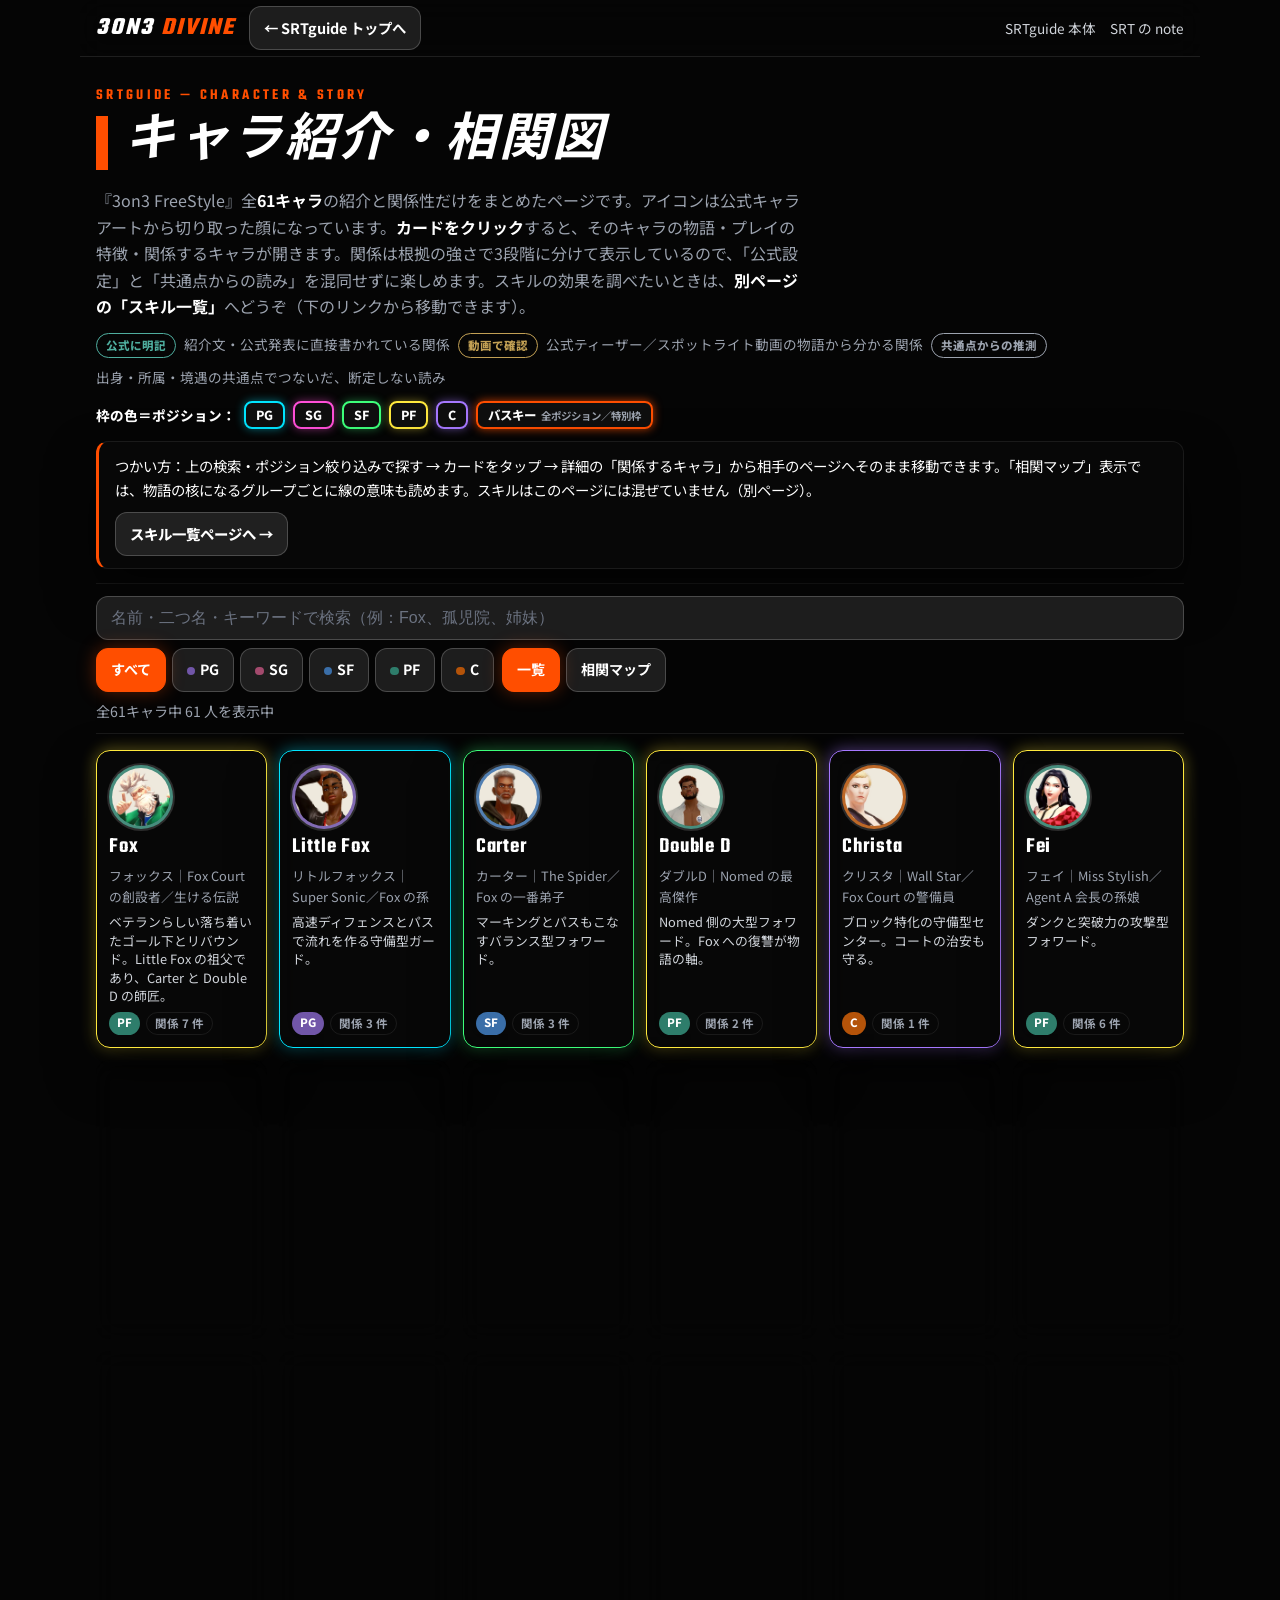
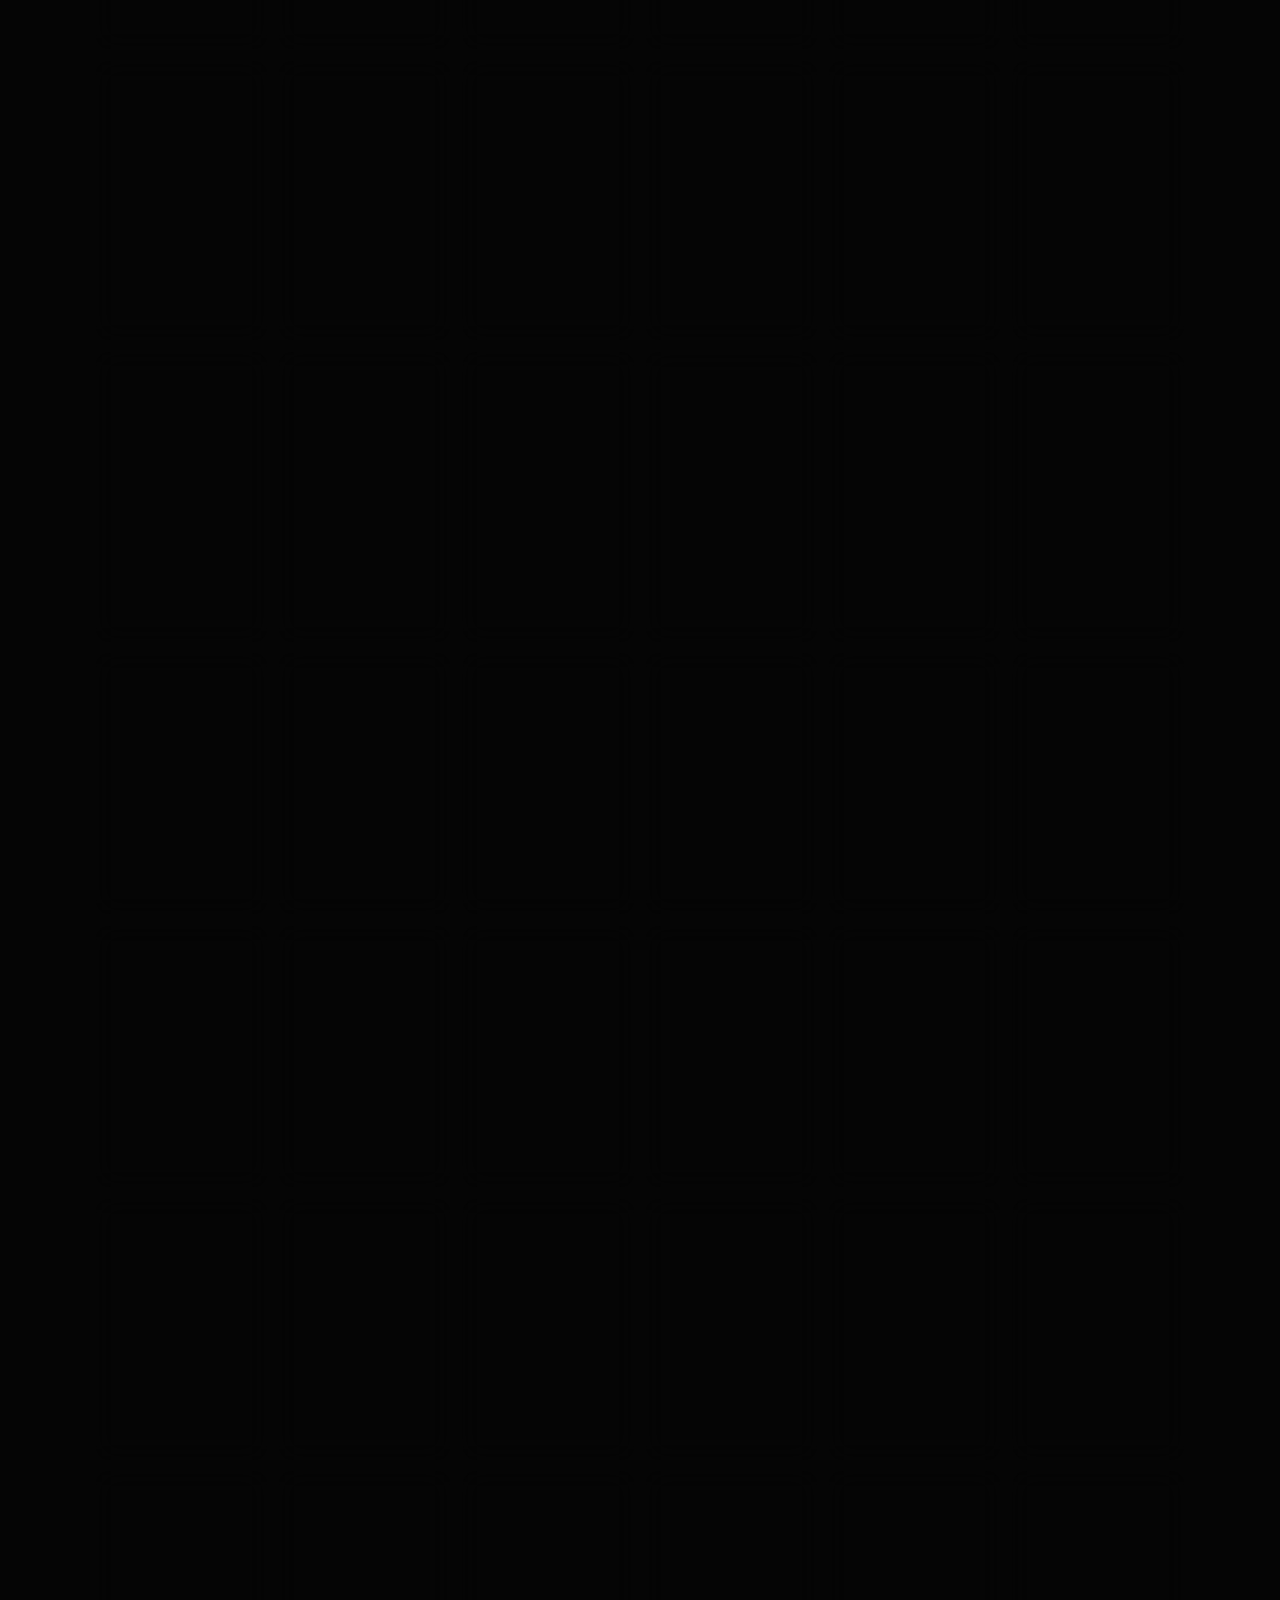
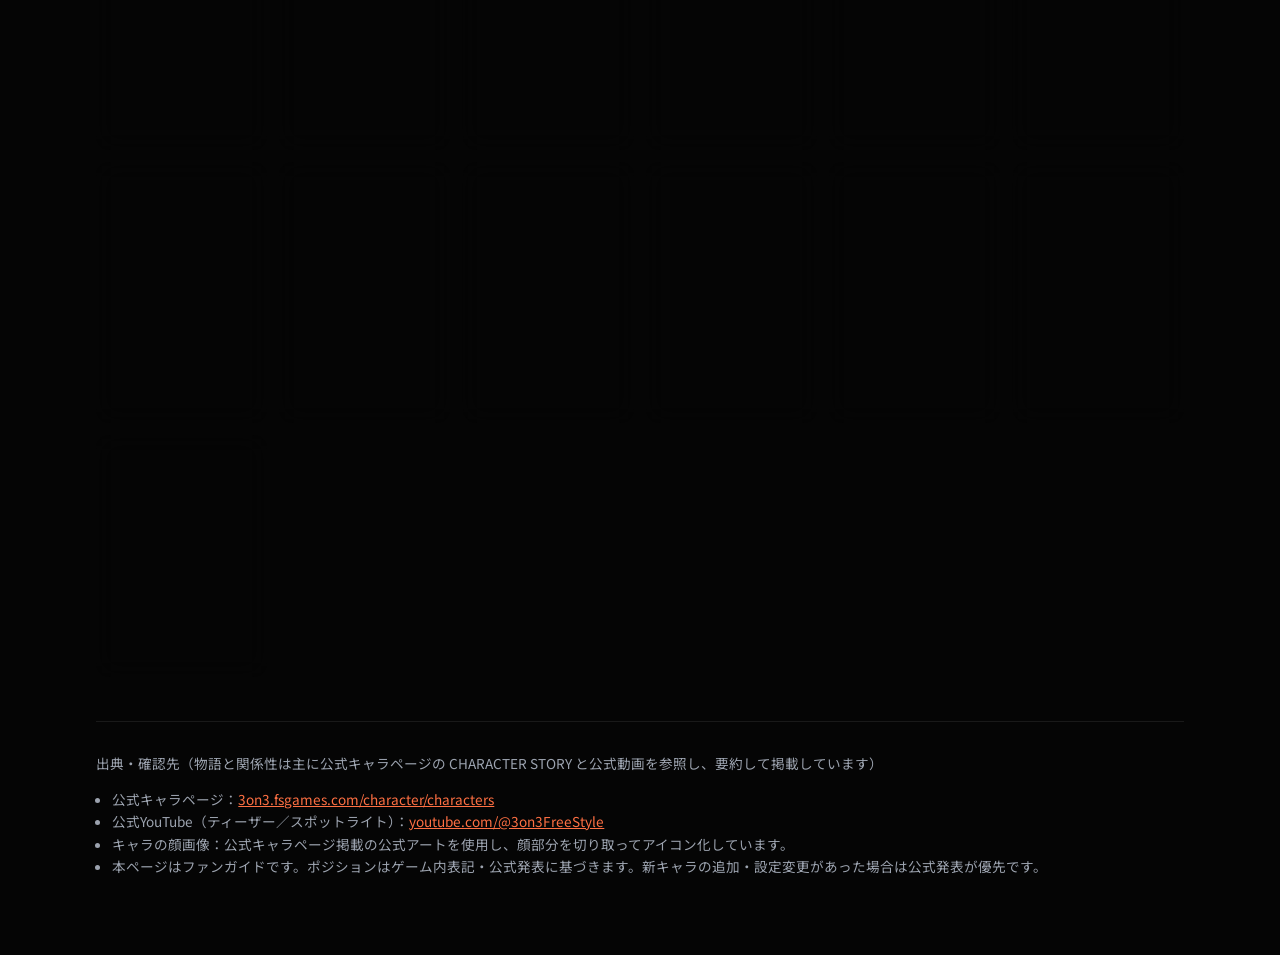
<file: characters.html>
<!doctype html>
<html lang="ja">
<head>
<meta charset="utf-8">
<meta name="viewport" content="width=device-width, initial-scale=1, viewport-fit=cover">
<meta name="color-scheme" content="dark">
<link rel="icon" href="data:,">
<link rel="preconnect" href="https://fonts.googleapis.com">
<link rel="preconnect" href="https://fonts.gstatic.com" crossorigin>
<link href="https://fonts.googleapis.com/css2?family=Teko:ital,wght@0,500;0,600;0,700;1,600;1,700&family=Noto+Sans+JP:wght@400;500;700;900&display=swap" rel="stylesheet">
<title>キャラ紹介・相関図 | SRTguide — 3on3 FreeStyle</title>
<!--
  SRTguide 追加ページ：キャラ紹介・相関図のページ。
  スキル一覧は別ファイル skills.html で完結し、このページには含めない。
  CSS/JS はすべてこのファイル内。トップへは相対リンク index.html で戻る。
-->
<style>
  :root{
    color-scheme:dark;
    --bg:#050505; --ink:#ffffff; --muted:#9ca3af;
    --glass:rgba(10,10,10,0.5); --glass-brd:rgba(255,255,255,0.08);
    --surface:rgba(10,10,10,0.5); --surface2:rgba(255,255,255,0.06);
    --line:rgba(255,255,255,0.08);
    --accent:#ff4e00; --accent-txt:#ff7043; --accent-ink:#fff;
    --btn-bg:rgba(255,255,255,0.1); --btn-brd:rgba(255,255,255,0.2);
    --teal:#4fae9f; --gold:#c2a054;
    --c:#b45309; --pf:#2e7d6b; --sf:#3a6ea8; --sg:#a34a6d; --pg:#7156a8;
    --shadow:0 24px 48px rgba(0,0,0,0.55);
    --font-d:"Teko","Noto Sans JP",sans-serif;
    --headh:57px;
  }
  @media (max-width:680px){ :root{ --headh:95px; } }
  *{box-sizing:border-box}
  html{scroll-behavior:smooth}
  body{margin:0;background:var(--bg);color:var(--ink);font-family:"Noto Sans JP","Hiragino Kaku Gothic ProN","Hiragino Sans",system-ui,-apple-system,"Segoe UI",sans-serif;line-height:1.65}
  a{color:var(--accent-txt)}
  button{font:inherit;cursor:pointer;min-height:44px}
  ::selection{background:rgba(255,78,0,.45)}
  .wrap{max-width:1120px;margin:0 auto;padding:0 16px 64px}
  /* header: 本体同様の細いスティッキーバー */
  .topbar{position:sticky;top:0;z-index:40;height:var(--headh);display:flex;flex-wrap:wrap;align-items:center;gap:6px 14px;background:rgba(5,5,5,0.8);backdrop-filter:blur(14px);-webkit-backdrop-filter:blur(14px);border-bottom:1px solid rgba(255,255,255,0.1);margin:0 -16px;padding:6px 16px}
  .logo{font-family:var(--font-d);font-style:italic;font-weight:700;text-transform:uppercase;letter-spacing:.08em;font-size:1.55rem;line-height:1;color:#fff;white-space:nowrap}
  .logo .logo-accent{color:var(--accent)}
  .topbar a.back{display:inline-flex;align-items:center;min-height:44px;padding:6px 14px;border:1px solid var(--btn-brd);border-radius:12px;color:#fff;text-decoration:none;font-weight:700;font-size:.9rem;background:var(--btn-bg)}
  .topbar a.back:hover{border-color:var(--accent)}
  .topbar .ext{font-size:.85rem;display:flex;gap:14px;flex-wrap:wrap;margin-left:auto}
  .topbar .ext a{display:inline-flex;align-items:center;min-height:44px;color:#d1d5db;text-decoration:none}
  .topbar .ext a:hover{color:var(--accent-txt)}
  @media (max-width:680px){
    .topbar .ext{margin-left:0}
    .topbar .ext a{min-height:32px;font-size:.8rem}
    .logo{font-size:1.35rem}
    .topbar a.back{min-height:40px;font-size:.82rem;padding:4px 10px}
  }
  
  header.hero{padding:26px 0 14px;border-bottom:1px solid var(--line)}
  .kicker{font-family:var(--font-d);font-weight:600;letter-spacing:.22em;text-transform:uppercase;font-size:.95rem;color:var(--accent);margin:0}
  h1{font-family:var(--font-d);font-style:italic;text-transform:uppercase;letter-spacing:.05em;font-size:clamp(2.1rem,6vw,3.2rem);line-height:1.05;margin:.15em 0 .35em;font-weight:700;border-left:12px solid var(--accent);padding-left:16px}
  .lead{max-width:44em;color:var(--muted);margin:0 0 10px}
  .lead strong{color:#fff}
  .legend{display:flex;flex-wrap:wrap;gap:8px;margin:14px 0 6px;color:var(--muted)}
  .badge{display:inline-block;font-size:.72rem;font-weight:800;padding:2px 9px;border-radius:999px;border:1.5px solid currentColor;white-space:nowrap}
  .b-official{color:var(--teal)} .b-video{color:var(--gold)} .b-guess{color:var(--muted)}
  .howto{background:var(--glass);backdrop-filter:blur(12px);-webkit-backdrop-filter:blur(12px);border:1px solid var(--glass-brd);border-left:3px solid var(--accent);border-radius:12px;padding:12px 16px;font-size:.9rem;margin:12px 0 0;box-shadow:var(--shadow)}
  /* toolbar */
  .toolbar{position:sticky;top:var(--headh);z-index:30;background:rgba(5,5,5,0.85);backdrop-filter:blur(12px);-webkit-backdrop-filter:blur(12px);padding:12px 0 10px;border-bottom:1px solid var(--line)}
  .toolbar .row{display:flex;flex-wrap:wrap;gap:8px;align-items:center}
  .search{flex:1 1 220px;display:flex}
  .search input{flex:1;min-height:44px;padding:8px 14px;border:1px solid var(--btn-brd);border-radius:12px;background:var(--btn-bg);color:#fff;font-size:1rem}
  .search input::placeholder{color:#6b7280}
  .search input:focus{border-color:var(--accent);outline:none;box-shadow:0 0 0 3px rgba(255,78,0,0.25)}
  .seg{display:flex;flex-wrap:wrap;gap:6px}
  .seg button{border:1px solid var(--btn-brd);background:var(--btn-bg);color:#fff;border-radius:12px;padding:6px 14px;font-weight:700;font-size:.88rem}
  .seg button[aria-pressed="true"]{background:var(--accent);border-color:var(--accent);color:#fff;box-shadow:0 0 18px rgba(255,78,0,0.35)}
  .seg button .dot{display:inline-block;width:.6em;height:.6em;border-radius:50%;margin-right:.35em;vertical-align:baseline}
  .count{font-size:.88rem;color:var(--muted);margin:8px 0 0}
  /* grid */
  .grid{display:grid;grid-template-columns:repeat(auto-fill,minmax(158px,1fr));gap:12px;margin-top:16px}
  .card{border:1px solid var(--glass-brd);border-radius:14px;background:var(--glass);backdrop-filter:blur(12px);-webkit-backdrop-filter:blur(12px);box-shadow:var(--shadow);padding:14px 12px 12px;text-align:left;color:var(--ink);display:flex;flex-direction:column;gap:6px;min-height:44px;transition:transform .12s ease,background .12s ease,box-shadow .12s ease}
  .card:hover{transform:translateY(-2px);background:linear-gradient(90deg,rgba(255,78,0,0.2),rgba(10,10,10,0.5) 65%);box-shadow:inset 4px 0 0 var(--accent),0 24px 48px rgba(0,0,0,0.55),0 0 24px rgba(255,78,0,0.18)}
  .card:focus-visible,.seg button:focus-visible{outline:3px solid var(--accent);outline-offset:2px}
  .avatar{width:64px;height:64px;border-radius:50%;display:flex;align-items:center;justify-content:center;font-weight:900;font-size:1.05rem;color:#fff;letter-spacing:.02em;position:relative;overflow:hidden;flex:none;border:3px solid rgba(255,255,255,0.12);box-shadow:0 0 0 2px rgba(255,255,255,0.15)}
  .avatar img{position:absolute;inset:0;width:100%;height:100%;object-fit:cover;display:block}
  .avatar.noimg img{display:none}
  .pos-C{background:var(--c)} .pos-PF{background:var(--pf)} .pos-SF{background:var(--sf)} .pos-SG{background:var(--sg)} .pos-PG{background:var(--pg)} .pos-ALLPOS{background:#3f3f46}
  .card .en{font-family:var(--font-d);font-weight:600;font-size:1.35rem;letter-spacing:.04em;line-height:1.1}
  .card .ja{font-size:.8rem;color:var(--muted)}
  .card .role{font-size:.8rem;line-height:1.45;color:#d1d5db}
  .card .meta{display:flex;gap:6px;flex-wrap:wrap;margin-top:auto}
  .poschip{font-size:.72rem;font-weight:800;color:#fff;padding:1px 8px;border-radius:999px}
  .relcount{font-size:.72rem;font-weight:700;border:1px solid var(--line);border-radius:999px;padding:1px 8px;color:var(--muted)}
  .empty{padding:32px 0;color:var(--muted)}
  /* ポジション別ネオン枠（キャラカード／詳細ドロワー／凡例で共用） */
  .posframe-PG{--frame:#00e5ff;--frameglow:rgba(0,229,255,.45)}
  .posframe-SG{--frame:#ff4fd8;--frameglow:rgba(255,79,216,.45)}
  .posframe-SF{--frame:#3dff7a;--frameglow:rgba(61,255,122,.4)}
  .posframe-PF{--frame:#ffe93d;--frameglow:rgba(255,233,61,.4)}
  .posframe-C{--frame:#a678ff;--frameglow:rgba(166,120,255,.5)}
  .posframe-ALLPOS{--frame:#ff4e00;--frameglow:rgba(255,78,0,.75)}
  .card[class*="posframe-"]{border-color:var(--frame);box-shadow:var(--shadow),0 0 16px var(--frameglow)}
  .card[class*="posframe-"]:hover{box-shadow:inset 4px 0 0 var(--frame),var(--shadow),0 0 24px var(--frameglow)}
  .card.posframe-ALLPOS{border:2px solid #ff4e00;box-shadow:var(--shadow),0 0 26px rgba(255,78,0,.65),0 0 56px rgba(255,78,0,.3)}
  .card.posframe-ALLPOS:hover{box-shadow:inset 4px 0 0 #ff4e00,var(--shadow),0 0 34px rgba(255,78,0,.8),0 0 64px rgba(255,78,0,.35)}
  .drawer.posframe-ALLPOS{box-shadow:var(--shadow),0 0 34px rgba(255,78,0,.55),0 0 70px rgba(255,78,0,.25)}
  .poslegend{display:flex;flex-wrap:wrap;gap:8px;align-items:center;margin:12px 0 2px}
  .poslegend .plabel{font-size:.85rem;font-weight:800;color:#fff}
  .plchip{display:inline-flex;align-items:center;font-size:.78rem;font-weight:800;color:#fff;padding:2px 10px;border-radius:8px;border:2px solid var(--frame);background:rgba(255,255,255,.04);box-shadow:0 0 10px var(--frameglow);white-space:nowrap}
  .plchip small{font-weight:700;color:var(--muted);margin-left:5px}
  /* map view */
  .mapview{margin-top:16px;display:none;flex-direction:column;gap:16px}
  .cluster{background:var(--glass);backdrop-filter:blur(12px);-webkit-backdrop-filter:blur(12px);border:1px solid var(--glass-brd);border-radius:14px;padding:16px;box-shadow:var(--shadow)}
  .cluster h3{margin:0 0 6px;font-family:var(--font-d);font-style:italic;text-transform:uppercase;letter-spacing:.05em;font-size:1.5rem;line-height:1.15;border-left:8px solid var(--accent);padding-left:10px}
  .cluster p{margin:0 0 10px;color:var(--muted);font-size:.9rem;max-width:46em}
  .nodes{display:flex;flex-wrap:wrap;gap:8px}
  .node{border:1px solid var(--btn-brd);background:rgba(255,255,255,0.06);color:#fff;border-radius:999px;padding:5px 14px 5px 6px;font-weight:700;font-size:.9rem;display:inline-flex;align-items:center;gap:8px}
  .node:hover{background:linear-gradient(90deg,rgba(255,78,0,0.2),transparent);border-color:var(--accent)}
  .node .nface{width:28px;height:28px;border-radius:50%;object-fit:cover;flex:none;background:var(--surface2)}
  .node small{font-weight:600;color:var(--muted)}
  .edges{margin:10px 0 0;padding:0;list-style:none;font-size:.88rem}
  .edges li{padding:7px 0;border-top:1px dashed var(--line);display:flex;flex-wrap:wrap;gap:8px;align-items:baseline}
  .edges .arrow{color:var(--accent);font-weight:900}
  /* drawer */
  .scrim{position:fixed;inset:0;background:rgba(0,0,0,.62);z-index:60;display:none}
  .scrim.open{display:block}
  .drawer{position:fixed;z-index:70;inset:auto 0 0 0;max-height:88dvh;overflow:auto;background:rgba(10,10,10,0.88);backdrop-filter:blur(16px);-webkit-backdrop-filter:blur(16px);border-radius:20px 20px 0 0;border-top:3px solid var(--frame,var(--accent));box-shadow:var(--shadow),0 0 26px var(--frameglow,transparent);padding:20px 18px 36px;display:none}
  .drawer.open{display:block}
  @media(min-width:760px){ .drawer{inset:0 0 0 auto;width:520px;max-height:none;border-radius:0;border-top:none;border-left:3px solid var(--frame,var(--accent))} }
  .drawer .head{display:flex;gap:14px;align-items:flex-start}
  .drawer .avatar{width:84px;height:84px;font-size:1.3rem;flex:none}
  .drawer h2{margin:0;font-family:var(--font-d);font-style:italic;text-transform:uppercase;letter-spacing:.04em;font-size:2rem;line-height:1.1}
  .drawer .sub{color:var(--muted);font-size:.9rem}
  .close{margin-left:auto;flex:none;width:44px;height:44px;border-radius:50%;border:1px solid var(--btn-brd);background:var(--btn-bg);color:#fff;font-size:1.15rem;line-height:1}
  .close:hover{border-color:var(--accent)}
  .drawer h3{font-size:1rem;margin:20px 0 6px;border-left:6px solid var(--accent);padding-left:8px}
  .drawer p{margin:0 0 8px}
  .facts{display:grid;grid-template-columns:repeat(auto-fit,minmax(140px,1fr));gap:8px;margin-top:12px}
  .fact{background:var(--surface2);border:1px solid var(--line);border-radius:10px;padding:8px 12px;font-size:.88rem}
  .fact b{display:block;font-size:.72rem;letter-spacing:.08em;color:var(--muted)}
  .rellist{list-style:none;margin:0;padding:0;display:flex;flex-direction:column;gap:8px}
  .rellist li{background:var(--glass);border:1px solid var(--line);border-radius:12px;padding:10px 12px}
  .rellist .rhead{display:flex;flex-wrap:wrap;gap:8px;align-items:center}
  .rellist button.linklike{background:none;border:none;color:var(--accent-txt);font-weight:800;padding:4px 2px;min-height:44px;font-size:1rem;text-decoration:underline}
  .rellist p{font-size:.9rem;color:var(--muted);margin:4px 0 0}
  .actions{display:flex;flex-wrap:wrap;gap:8px;margin-top:18px}
  .actions button,.actions a{border:1px solid var(--btn-brd);border-radius:12px;padding:8px 16px;font-weight:700;background:var(--btn-bg);color:#fff;text-decoration:none;display:inline-flex;align-items:center;min-height:44px;font-size:.9rem}
  .actions .primary{background:var(--accent);border-color:var(--accent);color:#fff;box-shadow:0 0 18px rgba(255,78,0,0.35)}
  .xlink{display:inline-flex;align-items:center;min-height:44px;padding:6px 14px;border:1px solid var(--btn-brd);border-radius:12px;background:var(--btn-bg);color:#fff;font-weight:800;font-size:.9rem;text-decoration:none;cursor:pointer}
  .xlink:hover{border-color:var(--accent)}
  footer{margin-top:44px;border-top:1px solid var(--line);padding-top:16px;font-size:.85rem;color:var(--muted)}
  footer ul{padding-left:1.2em}
  @media (prefers-reduced-motion: reduce){ *{transition:none!important;scroll-behavior:auto!important} }
</style>
</head>
<body>
<div class="wrap">
  <nav class="topbar" aria-label="サイト内リンク">
    <span class="logo" aria-hidden="true">3on3 <span class="logo-accent">DIVINE</span></span>
    <a class="back" href="index.html">← SRTguide トップへ</a>
    <div class="ext">
      <a href="https://mirimaru.github.io/SRTguide/" target="_blank" rel="noopener">SRTguide 本体</a>
      <a href="https://note.com/clean_squid9881" target="_blank" rel="noopener">SRT の note</a>
    </div>
  </nav>

  <div id="pageChars">
  <header class="hero">
    <p class="kicker">SRTGUIDE — CHARACTER &amp; STORY</p>
    <h1>キャラ紹介・相関図</h1>
    <p class="lead">『3on3 FreeStyle』全<strong>61キャラ</strong>の紹介と関係性だけをまとめたページです。アイコンは公式キャラアートから切り取った顔になっています。<strong>カードをクリック</strong>すると、そのキャラの物語・プレイの特徴・関係するキャラが開きます。関係は根拠の強さで3段階に分けて表示しているので、「公式設定」と「共通点からの読み」を混同せずに楽しめます。スキルの効果を調べたいときは、<strong>別ページの「スキル一覧」</strong>へどうぞ（下のリンクから移動できます）。</p>
    <div class="legend" aria-label="根拠レベルの凡例">
      <span class="badge b-official">公式に明記</span><span style="font-size:.85rem">紹介文・公式発表に直接書かれている関係</span>
      <span class="badge b-video">動画で確認</span><span style="font-size:.85rem">公式ティーザー／スポットライト動画の物語から分かる関係</span>
      <span class="badge b-guess">共通点からの推測</span><span style="font-size:.85rem">出身・所属・境遇の共通点でつないだ、断定しない読み</span>
    </div>
    <div class="poslegend" aria-label="カード枠の色の凡例（ポジション別）">
      <span class="plabel">枠の色＝ポジション：</span>
      <span class="plchip posframe-PG">PG</span>
      <span class="plchip posframe-SG">SG</span>
      <span class="plchip posframe-SF">SF</span>
      <span class="plchip posframe-PF">PF</span>
      <span class="plchip posframe-C">C</span>
      <span class="plchip posframe-ALLPOS">バスキー<small>全ポジション／特別枠</small></span>
    </div>
    <div class="howto">つかい方：上の検索・ポジション絞り込みで探す → カードをタップ → 詳細の「関係するキャラ」から相手のページへそのまま移動できます。「相関マップ」表示では、物語の核になるグループごとに線の意味も読めます。スキルはこのページには混ぜていません（別ページ）。<br><a class="xlink" href="skills.html" style="margin-top:10px">スキル一覧ページへ →</a></div>
  </header>

  <div class="toolbar">
    <div class="row">
      <label class="search"><span style="position:absolute;left:-9999px">キャラ検索</span><input id="q" type="search" placeholder="名前・二つ名・キーワードで検索（例：Fox、孤児院、姉妹）" autocomplete="off"></label>
    </div>
    <div class="row" style="margin-top:8px">
      <div class="seg" id="posSeg" role="group" aria-label="ポジションで絞り込み">
        <button data-pos="ALL" aria-pressed="true">すべて</button>
        <button data-pos="PG" aria-pressed="false"><span class="dot" style="background:var(--pg)"></span>PG</button>
        <button data-pos="SG" aria-pressed="false"><span class="dot" style="background:var(--sg)"></span>SG</button>
        <button data-pos="SF" aria-pressed="false"><span class="dot" style="background:var(--sf)"></span>SF</button>
        <button data-pos="PF" aria-pressed="false"><span class="dot" style="background:var(--pf)"></span>PF</button>
        <button data-pos="C" aria-pressed="false"><span class="dot" style="background:var(--c)"></span>C</button>
      </div>
      <div class="seg viewseg" role="group" aria-label="表示切替">
        <button id="viewGrid" aria-pressed="true">一覧</button>
        <button id="viewMap" aria-pressed="false">相関マップ</button>
      </div>
    </div>
    <p class="count" id="count" aria-live="polite"></p>
  </div>

  <main>
    <section id="gridView"><div class="grid" id="grid"></div><p class="empty" id="empty" hidden>条件に合うキャラが見つかりませんでした。検索語やポジションを変えてみてください。</p></section>
    <section id="mapView" class="mapview" aria-label="相関マップ"></section>
  </main>
  </div><!-- /pageChars -->


  <footer>
    <p>出典・確認先（物語と関係性は主に公式キャラページの CHARACTER STORY と公式動画を参照し、要約して掲載しています）</p>
    <ul>
      <li>公式キャラページ：<a href="https://3on3.fsgames.com/character/characters" target="_blank" rel="noopener">3on3.fsgames.com/character/characters</a></li>
      <li>公式YouTube（ティーザー／スポットライト）：<a href="https://www.youtube.com/@3on3FreeStyle" target="_blank" rel="noopener">youtube.com/@3on3FreeStyle</a></li>
      <li>キャラの顔画像：公式キャラページ掲載の公式アートを使用し、顔部分を切り取ってアイコン化しています。</li>
      <li>本ページはファンガイドです。ポジションはゲーム内表記・公式発表に基づきます。新キャラの追加・設定変更があった場合は公式発表が優先です。</li>
    </ul>
  </footer>
</div>

<div class="scrim" id="scrim"></div>
<aside class="drawer" id="drawer" role="dialog" aria-modal="true" aria-labelledby="dName" hidden></aside>

<script>
"use strict";
/* ============ DATA: 公式キャラページの紹介文を要約。関係は edges で一元管理 ============ */
var CHARS = [
 // id, en, ja, pos, nickname/role, hometown, group, story(JP要約), play
 ["fox","Fox","フォックス","PF","Fox Court の創設者／生ける伝説","アメリカ","fox","Fox Court を作ったストリートボールの伝説。Nomed の脅威からコートを守るため一度は去ったが、仲間がコートを失ったと知り帰還を決意。コート上では威厳あるベテラン、コート外では少し抜けた近所のおじいちゃんのような人柄。","ベテランらしい落ち着いたゴール下とリバウンド。Little Fox の祖父であり、Carter と Double D の師匠。"],
 ["littlefox","Little Fox","リトルフォックス","PG","Super Sonic／Fox の孫","Chicago, Illinois","fox","祖父 Fox と裏庭でバスケをして育った。留学先で Big Dog から祖父の失踪を聞き Fox Court へ急行。Agent A との関係を疑い復讐に燃えたが、Carter に諭され、新しい Fox Court を作り祖父の名誉を取り戻すと誓う。","高速ディフェンスとパスで流れを作る守備型ガード。"],
 ["carter","Carter","カーター","SF","The Spider／Fox の一番弟子","Killeen, Texas","fox","かつて NBA スーパースターだった Fox の最初の弟子。名声に溺れて Fox とスラムの記憶から離れ、足首の怪我で引退後は財産を使い果たし路上生活へ。スラムに戻り、Fox を思い出して再び連絡を取ろうとする。","マーキングとパスもこなすバランス型フォワード。"],
 ["doubled","Double D","ダブルD","PF","Nomed の最高傑作","アメリカ","nomed","若い頃は Fox の愛弟子で将来を嘱望されたが、心臓病で Fox にも未来にも見放された。Nomad 会長の提案で強化心臓を与えられ、復讐のための適応訓練と実験を経て Nomed の最高傑作に。Fox のすべてを壊そうとしている。","Nomed 側の大型フォワード。Fox への復讐が物語の軸。"],
 ["christa","Christa","クリスタ","C","Wall Star／Fox Court の警備員","ドイツ・ミュンヘン","fox","ドイツ軍の教官だったバスケ好き。退役後に渡米し、真っ先に FOX Court へ。ちょうど暴力事件多発で警備員の募集があり、そのままストリートボーラー兼警備員になった。","ブロック特化の守備型センター。コートの治安も守る。"],
 ["fei","Fei","フェイ","PF","Miss Stylish／Agent A 会長の孫娘","Hong Kong","nomed","Agent A 会長の孫娘。父（現社長）の机で Fox Court に関する秘密文書を見つけ、父の企みを探るため正体を隠して Fox Court に潜入。美貌と華麗なプレーで迎え入れられたが、真実を隠し続ける立場に苦悩する。Fox Court を救うために悪役を演じ、決戦の場で落雷に遭い転落死した過去を持つが、マックスのタイムマシンとウォーカーによる救出で生還。その後、ジェシーを救うため過去で身代わりとなり、最終的にはジェシーとジェネーザに救われた。","ダンクと突破力の攻撃型フォワード。"],
 ["walker","Walker","ウォーカー","SG","Octopus／Fei の守護ロボット","Hong Kong","nomed","Agent A の孫娘 Fei を見守る巨漢の守護者。その正体は Fei の安全のためにプログラムされたロボット。Fei が Agent A の意思に背くと真っ先に諭す役目も担う。","フェイクとミドルシュートで得点するスコアラー。"],
 ["genesa","Genesa","ジェネサ","PG","Nomed の高性能アンドロイド","—（Nomed 研究施設）","nomed","もともとは Fei を守り、友達になるために作られたアンドロイド。Fei の死後は Nomed 社で多目的の高性能アンドロイドとして再誕し、研究施設の警備などを担当。公式の物語では、ジェシーがフェイを救うために過去へ戻る際に同行し、身代わりとなったことで、誰も亡くならない結末につながった。その中核システムは Nomed 会長しか触れられない最高機密とされる。","Fei を救うため過去へ戻る、Fei と Nomed をつなぐ謎の多いアンドロイド。"],
 ["giantg","Giant G","ジャイアントG","PF","話すゴリラの大学生","—（Nomed 実験施設出身）","nomed","Nomed 社の実験動物プロジェクトの被験体だったゴリラ。実験で人間を超える知能を得て、動物虐待を訴えて自由を獲得。今は大学生として自由を謳歌する。実験ケージの小さなTVで見たバスケが、ストリートボーラーになるきっかけ。バナナで何とかなると信じている。","巨大な体躯を活かすセンター。Yuna のゲーム内ライバル『G Giant』でもある。"],
 ["djbagman","DJ Bagman","DJ バグマン","SF","紙袋の謎の男","不明","nomed","頭の紙袋も正体も謎だらけの男。有名スター説、大物説など噂は多いが証明されたものはない。『夢に招いた者に特別な体験を与える』という噂だけは共通している。旧友 Saru と Day Dreamer のコートを再建するため Big Flow に来た。","正体不明のままコートをかき回すトリックスター。"],
 ["saru","Saru","サル","SF","Naughty Dog／Big Flow の実力者","不明","bigflow","Big Flow の有名ストリートボーラー。人付き合いを避けてきたが、Ginger と Big Joe とチームになった。そのトレードマークは感情がないような皮肉な表情。Ginger と Big Joe は彼の正体をいまだに探っている。","突破とシュートの超攻撃型フォワード。"],
 ["ginger","Ginger","ジンジャー","PG","Flying Squirrel","Paris, France","bigflow","フランスの大学生。大学1年でストリートボールに恋し、Big Flow で Saru・Big Joe とチームを組む。Saru の正体への疑問を抱え続け、Big Joe と一緒に謎解きを続けている。Liu のリハビリを支えた人物でもある。","ドリブルとパスの好機を逃さないガード。"],
 ["bigjoe","Big Joe","ビッグジョー","C","Big Hand／DJ センター","アメリカ","bigflow","アメリカ人 DJ。音楽とリズミカルなストリートバスケを愛し、Big Flow で Saru・Ginger と出会ってチームの連勝を支える。Saru の正体には疑いの目を向け、Ginger と謎を解こうとしている。Clara の旧友でもある。","華麗なダンクとブロック不能なシュートを持つセンター。"],
 ["liu","Liu","リュウ","SF","元マネージャー／Ginger の親友","中国","bigflow","プロを目指したが終わらない競争に疲れ、情熱を置いてマネージャーになった。怪我のリハビリ中だった Ginger と出会い、その前向きさに影響されて再びコートへ。親友 Ginger と Big Flow を最高のチームにするのが新しい夢。","ロックダウンディフェンスなど守備スキル豊富なフォワード。"],
 ["clara","Clara","クララ","PG","Q-BEE／コートでは炎","—（留学先から帰国）","bigflow","留学でバスケと友達から離れていた。内気な大学生でありながらコートでは炎のように変わる『Q-BEE』時代を懐かしみ、学業のために我慢してきた。Nomad 主催大会の放送で旧友 Big Joe と Jack を見つけ、衝動を抑えきれず帰国の飛行機を予約した。","ルーズボールに『蜂のように刺す』ダッシュスティールが象徴のガード。SRT の PG 攻略でも主役級。"],
 ["jack","Jack","ジャック","SF","The Fixer／凄腕タトゥーイスト","アメリカ","fixer","有名タトゥーイストであり、裏では『The Fixer』として揉め事を解決する仕事人。数年前、忠義の欠如で友を失った挫折から、『忠義』のためなら家族と友達を守るため何でもする。MC.CC のパートナーで、Lyoid ともフィクサー仲間。","ステップを使ったジャンプシュートと強烈なブロック。"],
 ["lyoid","Lyoid","リオイド","C","繊細なグラフィティアーティスト","—","fixer","大柄で強面だが、グラフィティを愛する繊細なストリートアーティスト。見た目で誤解されがち。Jack と MC.CC とフィクサーとして潜入系の仕事もこなす。傷つきやすいが、褒められるとすぐ明るくなる単純な性格。","フィジカルと繊細さのギャップが持ち味のフォワード。"],
 ["mccc","MC.CC","MC.CC","SG","Mr. FreeStyle／MC 兼 DJ","—","fixer","MC・DJ としてライブを盛り上げる才能人で、予測不能な動きの優れたプレイヤーでもある。フィクサー Jack（JACK THE PINK）のパートナーで、実況の腕前でも知られる。アイドル志望 ANPAN のダンス動画を偶然撮り、NOMED 大会の祝賀ステージ歌手に推薦したのも彼。","実況席とコートを行き来するムードメーカー。"],
 ["jessie","Jessie","ジェシー","SF","Problem Solver／Rebecca の妹","—","fixer","Rebecca の妹で、Fei の親友だった美しいアスリート。学生時代、暴走トラックの事故で姉の身代わりとなって命を落とした過去を持つが、タイムマシンをめぐる救出劇によって救われた。明るく魅力的な性格の裏に深い悲しみを隠す。事故で親友 Fei を救えなかった後悔から、『Problem Solver』として仲間と人助けをするようになった。それが Fei への贖罪だと信じて。","妹として、親友を失った者として、物語の感情の核になる一人。"],
 ["rebecca","Rebecca","レベッカ","SF","Miss Fabulous／元モデル","Los Angeles, California","fixer","元モデル。学生時代、暴走したトラックの事故で最愛の妹ジェシーが身代わりとなって亡くなったことが、ストリートバスケを始めるきっかけ。妹の思い出のために始めたが、自身の才能に気づき、試合を引っ張るディーバへと成長した。妹は Problem Solver の Jessie（後のタイムマシンをめぐる救出劇で救われている）。","突破とジャンパーで攻める攻撃型フォワード。"],
 ["nathan","Nathan","ネイサン","SF","Re:Union の発起人","—（孤児院出身）","reunion","孤児院で育ち、幼なじみたちとチームを作って大会を総なめにした。プロを目指したが届かず、仲間も現実のためにバスケを離れた。それでも諦めずストリートへ。古い写真をきっかけに、最高のチームをもう一度作るため仲間を探す旅『Re:Union』を始める。大学時代のライバル Vandell に故意に怪我をさせられ、プロの夢を壊された過去も持つ。","SRTguide でも最強クラスに挙がるフォワード。再集結の物語の中心。"],
 ["kaji","Kaji","カジ","PG","Sky Jumper","—（孤児院出身）","reunion","Nathan たちと同じ孤児院で育った。家族を失い沈んでいた頃、幼なじみとのバスケに生きる意味を見つけた。だが仲間が一人ずつ孤児院を去り、残された Kaji はバスケへの興味を失い、高層ビルを跳ぶ『Sky Jumper』の動画クリエイターに。屋上や壁に旧チームの名を書き、旧ユニフォームを着て跳ぶ——先に連絡しない『静かな反乱』を続けている。","空を跳ぶ身体能力そのままのダイナミックなフォワード。"],
 ["siana","Siana","シアナ","C","元・世界的ファッションモデル","—（孤児院出身）","reunion","Nathan と孤児院で育った幼なじみ。手作りのヘッドバンドやリボンを友達と飾り合う、分け合う喜びを知る子だった。孤児院を出て世界的ファッションモデルとして頂点を極めたが、ある日予告なく引退し世界と縁を切った。数年後、静かな市場のカートを押す彼女らしい姿が目撃されている。","華やかな経歴とは裏腹の落ち着きを持つセンター。"],
 ["marisol","Marisol","マリソル","PF","Nathan を支えると誓った幼なじみ","—（孤児院出身）","reunion","Nathan と同じ孤児院で育った。誰にもからかわれず本当に理解してくれたのは Nathan だけで、彼とだけは素の自分でいられた。友達以上の想いを何度も伝えようとしたが、Nathan は親友としか見ておらず、失恋を抱えている。彼が苦しむ時は支えると誓っている。","想いと献身が物語を動かすガード。ゲーム内表記名は Mari とされることもある。"],
 ["vandell","Vandell","ヴァンデル","PF","コートの悪魔／Nathan の宿敵","—","reunion","大学リーグで Nathan の強大なライバルだった男で、今はプロ3部チームのエース。Nathan への憎しみから大勢の観客の前で故意に怪我をさせ、彼のプロの夢を壊した張本人。その後は行く手を阻むものを壊すことだけが喜びだったが、Nomad バスケリーグのゲスト解説に招かれ、運命が再び Nathan と引き合わせる。","残酷な性格で知られるエース。Nathan との再戦が最大の因縁。"],
 ["ravieta","Ravieta","ラヴィエタ","SG","黒ウサギのプリンセス","白ウサギの惑星","cosmic","黒ウサギのプリンセス。婚約者の白ウサギ王子 Jefferson を愛していたが、自分の小さな体と性格が彼に釣り合わないと悩んでいた。Jefferson が惑星から消えた後、自分を責め、彼の隣に立つため姿と性格を変えて『Luna』として新しい人生を選んだ。","Luna と同一人物。ペアで成立する Mirror Fake が象徴。"],
 ["luna","Luna","ルナ","SF","Ravieta の新しい姿","白ウサギの惑星","cosmic","黒ウサギのプリンセス Ravieta が、消えた婚約者 Jefferson の隣に立つために姿と性格を変えて生まれた新しい名前と人生。その愛を勝ち取るため、人間界のプリンセスとして降りてきたとも語られる。","Ravieta と対で語られる存在。特別スキルもペア前提の設計。"],
 ["basky","Basky","バスキー","ALLPOS","家庭用アンドロイドのご近所さん","—","solo","もともと家庭用アンドロイド。若主人がバスケを始めた日からコートに足を踏み入れた。少年が『できない』と倒れるたび、練習映像から成功した瞬間だけを選び毎晩見せ続けた。『一緒にやろう』と言われた日から体は少しずつバスケ用に改造され、名前は basket と飼い犬の名の合成に。近所の買い物や子供のシュート練習を手伝う人気者だが、毎週届く家族写真に自分だけ写っていないことは誰にも言っていない。","献身と少しの寂しさが魅力の万能型。最新キャラの一人。"],
 ["anpan","ANPAN","アンパン","PG","アイドル志望のダンサー","—","solo","アイドルを夢見る少女。バスケを使った創作ダンスを踊っていたところを MC.CC に偶然撮影された。その映像が NOMED 大会の祝賀ステージ歌手探しに刺さり、推薦されて 3on3 大会で念願のデビューステージを掴んだ。","ダンス仕込みのステップが武器のフォワード。"],
 ["gena","Gena","ジーナ","SG","若き天才医師／双子の姉妹","—","solo","Vanessa と双子の姉妹として生まれ、お互いなしでは息もできないほどだった。事故で両親を失い、体の弱い Vanessa は孤児院へ、Gena は別の家に養子へ。曖昧な姉妹の記憶を抱えたまま、卓越した才能で若くして医師になった。その理由は、弱い妹 Vanessa のためかもしれない。","妹を想う動機が核にあるシューター。Vanessa 本人はプレイアブルではない。"],
 ["yuna","Yuna","ユナ","SG","天才ゲーマーの引きこもり","—","solo","極度の人見知りで部屋にこもるが、生まれつきのゲームの天才で常にランキング上位。現実の困難をゲームのミッションと考えて乗り越えてきた。謎のユーザー『G Giant』をライバル視していたが、彼が突然消えて落ち込み、戻ってきた時に『友達だった』と気づいた。DMを送ると Fox Court への招待が届き、真の友達になるため人知れずバスケの練習を始める。","G Giant＝Giant G との関係が物語の入口。"],
 ["blair","Blair","ブレア","C","大企業のご令嬢","—","solo","大企業のお嬢様。大切に育てられ世間知らずだが、とても優しい。時にラグビーボールのように跳ねて予測不能。『センターはリーダーだから』とセンターにこだわる少し変わった子で、悪気なく毒舌を放つこともあるが、生まれつきの無邪気さで誰にも嫌われない。気品あるスポーツを一通り習ってきたバスケ初心者で、勝ちたい情熱が時にラッキースコアを呼ぶ。","SRTguide の最強クラスにも名が挙がるセンター。"],
 ["howl","Howl","ハウル","C","自称・無敗のスーパースター","アメリカ（Miami 出身）","solo","『1on1 無敗のストリートスーパースター』。活動の場を広げようと Miami を離れ Fox Court のある New York へ。だが NY では誰も彼を知らず、プライドは深く傷ついた。実力は相変わらずスーパースター級なのに、今は少しすねている。","認められたい気持ちが滲むセンター。"],
 ["oxqueen","Ox Queen","オックスクイーン","SG","彗星のストリーマー","中国","solo","コミュニティに彗星のごとく現れたストリーマー。天性の魅力で動画は軒並み爆発的な再生数。Big Flow コートに行けば会えるという噂にファンが集まる。大好きなストリート文化と仲間のために全力で、チャンネル登録者は日に日に増えている。","遠距離3Pと多彩なドリブルで魅せる配信者ガード。"],
 ["chloe","Chloe","クロエ","PG","Max 一途な恋人","アメリカ","solo","容姿ばかり気にしていた普通の女子高生だったが、Max との出会いで人生が一変。Max の気を引くためバスケを学び、紆余曲折の末ついに恋人に。Max に関することでは度を越して大騒ぎしトラブルも起こすが、無垢な Max とは相性が良く、その一途な愛は毎日続いている。","Max との恋愛がすべての原動力。"],
 ["max","Max","マックス","PF","Barnacle／生粋のバスケオタク","New York City, New York","solo","5歳からのバスケフリーク。虚弱体質で長くゲームとTVでしかバスケに触れられなかった。有名選手が FS Town に来始めると会いたくて転校。観戦中の試合に急きょ起用されて予想外の好プレーを見せ、観客席からコート上の選手になった。勝利への渇望は尽きない。物語ではタイムマシンで過去へ戻り、ウォーカーを使って転落死したフェイを救出する重要人物でもある。","マーク相手を追い続ける粘着型フォワード。Chloe の恋人。"],
 ["ayla","Ayla","アイラ","PG","Commander／Nadia の妹","アメリカ","solo","Nadia の妹で、姉とは正反対。名声よりエリートバスケとお金を好む。成功した姉 Nadia に劣等感を抱えてきた。今は、姉が果たせなかった Fox Court の復活を自分のマネジメント力で成し遂げ、姉に痛烈な一撃を与える機会を狙っている。","魅力的なパススキルでゲームを操る司令塔。"],
 ["nadia","Nadia","ナディア","SG","Perfectionist／検事出身の弁護士","Canada","solo","有名な検事出身の弁護士。法廷では氷のように冷たいが、バスケコートでは炎のように燃える。法廷闘争が終わるとそのままストリートへ直行。復讐マッチを挑んでくる者もいるが、完璧なプレーで常に返り討ちにする。妹 Ayla とは対照的な姉。","攻守多彩なオールラウンド・シューター。"],
 ["mika","Mika","ミカ","PG","Choco Ships のリーダー","日本","solo","世界的人気アイドルグループ『Choco Ships』のリーダー鈴木ミカ。ストリートバスケ界のアイドルでもある。美しさや才能以上に、その前向きさが皆に愛される理由。Ftube や TV、チャリティイベントで良い影響を与えようとし、Agent-A イベントの収益を貧しいコミュニティへ全額寄付したこともある。","強力なパスとバフを持つガード。"],
 ["camila","Camila","カミラ","C","IASO／元医師","Spain","solo","眩しい容姿と魅力で幼い頃から人に囲まれ、皆を幸せにする方法を考えて医学の道へ進み医師になった。昼は患者に希望を与え、夜はパーティで楽しむ毎日。ある日帰り道に Big Flow の試合を見て魅了され、数年前に病院で一緒にバスケをした少年の日の高揚を思い出し、コートに足を踏み入れた。","多彩な攻撃ルートとパスも持つタワー型センター。"],
 ["rin","Rin","リン","SG","Swift Attacker／横浜の令嬢","日本・横浜","solo","日本の富豪の家の一人娘。幼い頃から高度な教育を強いられてきたが、交換留学で初めて自由な生活を知った。その体験からアメリカに残り自立する道を探し、『アイドルスターになれば住める』という愉快な発想でトレーナーを探すと、バスケの才能を見出されてストリート大会へ導かれた。","高速ドライブでオープンなチャンスを作るガード。"],
 ["noah","Noah","ノア","SG","Persona／義足のスコアラー","Sweden","solo","将来有望な選手だったが、事故で片脚を失った。脚以上に深い傷は、応援していた人々が事故後に去ったこと。芸術で鬱屈を慰めて過ごす Noah の前に Fei が現れ、バスケの実力を試すためロボット義足を与えてリハビリを任せた。再びバスケができると知り、去った人々への憎しみとリハビリへの意志で燃えている。","ゴール下と3Pの爆発力を持つ、再生の物語。"],
 ["luther","Luther","ルーサー","C","The Tank","New Orleans, Louisiana","classic","ラップスターの強面の下に、高学歴で政治意識の高い青年が隠れている。10代でハリケーン・カトリーナを経験し世界観が一変。怒りと攻撃性の外見とは裏腹に大学卒業生で社会活動家。ストレス発散はバスケコートで。","タンクのようにゴール下を支配する攻撃型センター。"],
 ["bigdog","Big Dog","ビッグドッグ","C","心優しき巨人","Chicago, Illinois","classic","シカゴの厳しい路上で育ち、10代でストリートボールに情熱を見つけ、多くの友を奪った暴力から距離を置いた。威圧的な体躯とは裏腹に、心優しい巨人で、路上生活で得たシンプルな知恵を持つ。Little Fox に祖父失踪を知らせた人物。","ゴール下とパスに優れたプレーメーカー型センター。"],
 ["lee","Lee","リー","C","Dr. Big Shot／博士課程の巨人","中国出身","classic","穏やかな巨人。博士課程の学生で、重い学業のストレス発散にストリートボールを使う。5歳で中国からアメリカ人夫婦に養子に迎えられ、その幸運を当然と思っていない。ドライなユーモアの持ち主で、コートでは圧倒的な存在感。","正確なミドルを持つスコアリング・リバウンダー。"],
 ["clarke","Clarke","クラーク","PF","Flying Dunkman","Los Angeles, California","classic","映画なら『体育会系 vs オタク』の体育会系そのもの。筋肉質で厚かましく、傲慢で自信家、ユーモアはほぼなし。バスケこそ人生で、伝統的なセミプロだけでなくストリートでも実力を証明したい。特に Joey をライバル視する。友達は少ないが、実力と献身は仲間に認められている。","ロングレンジダンクとゴール下の PF（旧資料では C 表記もあり）。"],
 ["murdock","Murdock","マードック","PF","Rim Guardian","London, England","classic","ロンドン経由でアメリカに移住。攻撃的なパンクの態度と無礼な物腰は大半が演出。だが Murdock を怒らせると、イギリス人がいつも礼儀正しいわけではないと分かる。SRTguide でもブロック力で最高評価の選択肢。","敵シュートを争う守備特化フォワード。"],
 ["lulu","Lulu","ルル","PF","The BreakThrough","Leavenworth County, Kansas","classic","大きな美しい体躯に負けない大きな個性。軍人家庭でアメリカ各地（主に南部）を転々とし、南部訛りと人懐っこさ、体に悪そうな食べ物への愛が育った。","速いドライブとミドルで切り込む攻撃型。"],
 ["amanda","Amanda","アマンダ","SF","Point Maker／プロダンサー","Berkeley, California","classic","バークレーの自由な空気からの移住者で、70年代風の大きな髪とフレアのレトロな雰囲気。プロの訓練を受けたダンサーで仕事経験もあるが、大ブレイクを待っている。体型維持にはダンスの次にバスケが一番、とコートに立つ。","正確なミドルシュートの職人。"],
 ["joey","Joey","ジョーイ","SF","Air Joey／サーファー","New York City, New York","classic","NY 経由の南カリフォルニア育ち、自信家で陽気なセミ・サーファー。ストリートボールが人生で、サーフィンも人生という男。深くはないが矛盾の人で、ハードでフェアなプレーと限界への挑戦を信じる。バスケと下手なジョークが何より好き。Clarke のライバル。","レイアップと正確なミドルを持つ攻撃型フォワード。"],
 ["william","William","ウィリアム","SF","Mr. Fade Away／敏腕セールスマン","Bel Air, California","classic","名前を挙げれば何でも売れる早口セールスマン。商品は常に合法で、車・家電・電子機器を渡り歩く。映画業界の家庭で裕福に育ったが、親に頼らず自分の財産を築くと決めている。","ドリブルで攻守に貢献する万能型。"],
 ["helena","Helena","ヘレナ","PG","Basketball Mozart","Oakland, California","classic","魅力たっぷりのスケーターガールで、他人が抱く先入観を壊すのを楽しむ。プロ入りした2人の兄がいてバスケへの執着にも納得がいく。女の子らしく見せたかと思えばタフに振る舞い、男扱いされれば着飾ってドアを開けさせる——その両面性が魅力。","アシストとスティールでチームを指揮する司令塔。初心者にも扱いやすい万能 PG。"],
 ["cindy","Cindy","シンディ","PG","Two Face Guard","Westchester County, New York","classic","NY 近郊の静かな郊外育ちだが、自分はシティガールだと思い込み、タフな外見と『学校なんて』な態度を装う。その内側は良い子だが、トゲのある外層を剥がそうとする時は注意。ハイタッチは絶対にNG。","パスと正確なシュートのバランス型。初期から使える PG。"],
 ["pedro","Pedro","ペドロ","PG","Diving Thief","Los Angeles, California","classic","タコス屋の短身コックで、6フィートに遠く及ばないが、コートに立てば別人のスター選手。普段は冷静でフレンドリー（忙しい仕事をこなすにはそれが必要）だが、たまに癇癪を起こす。怒りは長く続かず、人生は短いのだから。","素早い足とスティールの守備型ガード。"],
 ["professor","Professor","プロフェッサー","PG","Legendary Handles","USA, Oregon","classic","Grayson『THE PROFESSOR』Boucher。本物のストリートボール界のアイコンで、最も称賛される選手の一人。バスケ一色の家庭で育ち、毎日4〜8時間練習した。2003年から世界最高峰のストリートボーラーとして Ball Up All Stars と世界を回り、『格下を学校のように教える』ことから伝説的 MC Duke Tango に名付けられた。実在のストリートボーラーがモデル。","代名詞のドリブルで相手を『授業』するレジェンド。"],
 ["kim","Kim","キム","SG","Miss Sniper","Los Angeles, California","classic","LA 近郊で育った韓国系アメリカ人。LA で魅力的な若い女性として生きる意味を体現する、常に前向きなチアリーダータイプで、仲間の士気を高めようとする。","シュート特化で相手を振り切れるスナイパー。"],
 ["carolina","Carolina","カロリーナ","SG","Faithful Baller","Mexico","classic","メキシコで3人の兄と育ち、タフで自立せざるを得なかった。アメリカ生活12年で英語は上手いが、強いヒスパニック訛りが残る。自信家で『他人の目なんて気にしない』と知ってほしいタイプ。資料によっては表記が Caroline になることも。","尽きないスタミナと華麗なドリブル、欺瞞的なレイアップ。"],
 ["fred","Fred","フレッド","SG","Fake Master／Fast Fred","Detroit, Michigan","classic","デトロイトの厳しくなった路上で育った『Fast』Fred。暖かく活気ある LA へ移り、3on3 コートに居場所を見つけた。陽気で笑顔が多く、相手からも好かれる。地元のダンスクラブでグルーヴを回すのも好きだが、コートでの滑らかな動きを見せる方がもっと好き。","フェイクとシュートのバランス型ガード。"],
 ["jimmy","Jimmy","ジミー","C","Selfish Attacker／元ドラマー","London, UK","classic","ロンドンの元ドラマー。良いヘビーメタルを求めて渡米したが、自己主張の強い性格でバンド探しに苦労し、暇つぶしは冷えたビール片手のストリート観戦だった。ある日試合が膠着すると、我慢もためらいもなくコートに飛び込んだ。","止められないスキルで単独突破する攻撃型センター。"],
 ["deacon","Deacon","ディーコン","PF","Out of Control／元格闘家","アメリカ","classic","元格闘家で、汚いフィジカルファイトが得意。興奮しやすく、勝つためなら何でもする性格。有名なストリートコートを巡って実力を証明し相手を屈服させるのが流儀。今の目標は Fox Court を破壊し West Court の選手を征服すること。","ファウルプレイとリバウンドの守備型 PF。Fox Court とは敵対関係。"],
 ["jason","Jason","ジェイソン","SG","Flying J／スカウター","Berkeley, California","classic","高校時代の有望株だったが、重い怪我でプロの夢を諦めた。その悲劇の後スカウターになり、今もストリートコートで新しい才能を探し続けている。","驚異的なジャンプとダンクの攻撃型ガード。"],
 ["anpan2","__skip__","",  "","","","","",""]
];
CHARS = CHARS.filter(function(c){return c[0]!=="anpan2";});

/* edges: [fromId, toId, label, level(official|video|guess), note] */
var EDGES = [
 ["fox","littlefox","祖父 — 孫","official","West Fox Street Court はもともと Fox のもの。Little Fox は祖父と裏庭でバスケをして育った（公式動画でも家系が掘り下げられる）。"],
 ["littlefox","bigdog","失踪の知らせ","official","留学中の Little Fox に、祖父 Fox の失踪を伝えたのが Big Dog。"],
 ["littlefox","carter","祖父の旧友／助言者","official","復讐に燃える Little Fox を諭し、新しい Fox Court 作りへ導いたのが Carter。"],
 ["fox","carter","師匠 — 一番弟子","official","Carter は Fox Court 創設者 Fox の最初の弟子・元 NBA スター。"],
 ["fox","doubled","師匠 — 元愛弟子","official","Double D は若い頃 Fox の愛弟子だった。心臓病で見放されたと感じたことが復讐の起点。"],
 ["doubled","giantg","同じ Nomed の産物","guess","Double D は Nomad 会長に強化心臓を与えられ、Giant G は Nomed の実験で知能を得た。同じ企業の実験という共通点でつないだ推測ライン。"],
 ["fox","fei","敵対する組織の内通者","official","Fei は Agent A 会長の孫娘として、父の Fox Court への企みを探るため正体を隠して潜入した。"],
 ["fei","walker","守られる者 — 守護ロボット","official","Walker は Agent A の孫娘 Fei の安全のためにプログラムされたロボット。"],
 ["fei","genesa","守るために作られた存在","official","Genesa はもともと Fei を守り、友達になるために作られたアンドロイド。ジェシーの時間移動に同行し、身代わりとなって全員の生還につなげた。"],
 ["fei","jessie","親友","official","Jessie は Fei の親友。Fei は姉の身代わりで亡くなった Jessie を救うため過去で身代わりとなり、今度は Jessie が過去へ戻って Fei を救った。"],
 ["fei","noah","義足を与えた恩人","official","事故で片脚を失った Noah に、バスケの実力を試すためロボット義足を与えたのが Fei。"],
 ["rebecca","jessie","姉 — 妹","official","Rebecca は Jessie の姉。学生時代の事故で Jessie が Rebecca の身代わりとなって亡くなった過去がある（後の救出劇で Jessie は救われた）。"],
 ["clara","bigjoe","旧友","official","留学で離れていた Clara が、大会放送で見つけて帰国を決めた旧友の一人が Big Joe。"],
 ["clara","jack","旧友","official","Clara の帰国のきっかけになった旧友のもう一人が Jack。"],
 ["jack","lyoid","フィクサー仲間","official","Lyoid は Jack と MC.CC と一緒に潜入系の仕事をこなすフィクサー仲間。"],
 ["jack","mccc","パートナー","official","MC.CC はフィクサー JACK THE PINK（Jack）のパートナーとして知られる。"],
 ["lyoid","mccc","フィクサー仲間","official","Lyoid・Jack・MC.CC の3人は裏仕事のチームとして紹介文が相互に言及する。"],
 ["mccc","anpan","発見者 — アイドル志望","official","ANPAN のバスケダンスを偶然撮影し、NOMED 大会の祝賀ステージに推薦したのが MC.CC。"],
 ["liu","ginger","親友／元マネージャー","official","マネージャーだった Liu は怪我のリハビリ中の Ginger を支え、その姿勢に影響されて選手に復帰。Big Flow を最高にする夢を共有する親友。"],
 ["saru","ginger","Big Flow のチームメイト","official","Ginger は Big Flow で Saru・Big Joe とチームを組む。Saru の正体への疑問を抱え続けている。"],
 ["saru","bigjoe","Big Flow のチームメイト","official","Big Joe は Saru・Ginger と Big Flow で連勝を支える。Saru の正体を Ginger と探っている。"],
 ["ginger","bigjoe","Big Flow のチームメイト／共同調査","official","Saru の正体を解くため、Ginger と Big Joe は一緒に行動している。"],
 ["djbagman","saru","旧友","official","DJ Bagman は旧友 Saru と Day Dreamer のコートを再建するため Big Flow に来た。"],
 ["nathan","vandell","大学リーグの宿敵","official","Vandell は大学で Nathan に勝てず憎しみを募らせ、大観衆の前で故意に怪我をさせて Nathan のプロの夢を壊した。Nomad リーグ解説の仕事が二人を再会させる。"],
 ["nathan","kaji","孤児院の幼なじみ","official","Kaji は Nathan（紹介文では Nate 表記）たちと同じ孤児院で育ち、一緒にバスケをした幼なじみ。Re:Union で探される仲間の一人。"],
 ["nathan","siana","孤児院の幼なじみ","official","Siana は Nathan と孤児院で育った幼なじみ。手作りリボンを分け合った仲間。"],
 ["nathan","marisol","孤児院の幼なじみ／想い","official","Marisol は Nathan と同じ孤児院育ち。唯一理解してくれた Nathan に友達以上の想いを抱くが、彼には親友としか見られていない。"],
 ["kaji","siana","同じ孤児院育ち","guess","どちらも Nathan の孤児院チームの仲間という共通点からの推測ライン。個別の直接描写は紹介文にない。"],
 ["kaji","marisol","同じ孤児院育ち","guess","同じく孤児院チームの仲間という共通点からの推測ライン。"],
 ["siana","marisol","同じ孤児院育ち","guess","同じ孤児院で育った仲間同士という共通点からの推測ライン。"],
 ["ravieta","luna","同一人物（変身）","official","Ravieta が婚約者 Jefferson の隣に立つため姿と性格を変えた姿が Luna。公式動画でもペアで物語が描かれ、二人の署名スキル Mirror Fake はセットで成立する。"],
 ["yuna","giantg","ゲーム内ライバル → 友達","official","Yuna が『G Giant』と呼ぶライバルは Giant G。DM の返事で Fox Court への招待を受け、友達になるためバスケ練習を始めた。"],
 ["chloe","max","恋人同士","official","Chloe は Max の気を引くためバスケを学び、紆余曲折の末に恋人になった。"],
 ["nadia","ayla","姉 — 妹","official","Ayla は Nadia の妹で正反対の性格。成功した姉への劣等感と、Fox Court 復活で姉を超えたい想いが動機。"],
 ["clarke","joey","ライバル","official","Clarke は特に Joey をライバル視していると紹介文に明記。"],
 ["deacon","fox","敵対（Fox Court 破壊が目標）","official","Deacon の現在の目標は Fox Court を破壊し West Court を征服すること。"],
 ["howl","fox","同じコートを目指した者","guess","Howl は Fox Court のある New York へ出てきたという場所の共通点からの推測ライン。直接の師弟描写はない。"],
 ["helena","cindy","同じ PG の初期組","guess","初期からいる PG 同士という共通点。物語上の直接の関係描写はないため、攻略目線のグループとしてのみつないだ推測ライン。"],
 ["christa","fox","Fox Court の警備員","official","Christa は渡米して真っ先に FOX Court へ向かい、暴力事件多発で募集されていた警備員の職に就いた。Fox が作ったコートを守る側の人間。"],
 ["basky","genesa","アンドロイド同士","guess","Basky は家庭用アンドロイド、Genesa は Fei を守るために作られたアンドロイド。『誰かのために作られ、人のそばで生きる』という境遇の共通点でつないだ推測ライン。直接の面識描写はない。"],
 ["gena","camila","医師という共通点","guess","Gena は若くして医師になり、Camila は医師から選手に転身した。医療を志した理由も『弱い妹のため／人を幸せにするため』と利他的で重なる。直接の面識描写はないため推測ライン。"],
 ["blair","fei","名家のお嬢様同士","guess","Blair は大企業のご令嬢、Fei は Agent A 会長の孫娘。裕福な家に育ち世間と少しずれた感覚を持つ令嬢同士という共通点からの推測ライン。"],
 ["mika","anpan","アイドル同士","guess","Mika は世界的アイドルグループ Choco Ships のリーダー、ANPAN はアイドルを夢見てデビューステージを掴んだ新人。先輩後輩のような構図だが、直接の共演描写はないため推測ライン。"],
 ["oxqueen","mika","表舞台の発信者同士","guess","Ox Queen は動画配信でファンを集めるストリーマー、Mika は番組やイベントに出演するアイドル。『見られることで人を楽しませる』立場の共通点からの推測ライン。"],
 ["rin","mika","日本出身／アイドルへの憧れ","guess","Rin は『アイドルスターになる』発想でアメリカに残った横浜出身、Mika は日本のトップアイドル。出身とアイドルという共通点からの推測ライン。"],
 ["luther","bigdog","初期センター／ストリート育ち","guess","どちらも初期からいるセンターで、厳しい街（ニューオーリンズ／シカゴ）で育った過去を持つ。物語上の直接描写はないため、境遇と役割の共通点でつないだ推測ライン。"],
 ["lee","luther","初期センター同士","guess","Lee も Luther も初期組のセンター。片や博士課程の穏やかな巨人、片や社会活動家のラップスターと対照的だが、ゴール下を任される立場は同じという共通点からの推測ライン。"],
 ["murdock","lulu","初期 PF 同士","guess","Murdock と Lulu は初期組のパワーフォワード。守備の番人と突破役という役割の違いも含め、同じ時代のコートを支えた同ポジションとしてつないだ推測ライン。"],
 ["amanda","william","初期 SF 同士","guess","Amanda と William は初期組のスモールフォワード。ダンサーとセールスマンというコート外の顔を持つ万能型同士という共通点からの推測ライン。"],
 ["pedro","professor","初期 PG／好対照の二人","guess","Pedro はスティール特化の守備型、Professor はドリブルで得点する伝説。同じ初期 PG でありながら真逆の強みを持つ好対照としてつないだ推測ライン。物語上の直接描写はない。"],
 ["kim","carolina","初期 SG／LA ゆかり","guess","Kim は LA 育ちの韓国系、Carolina はメキシコ出身でアメリカ生活が長い。初期 SG でラテン／多文化な LA の空気を共有する二人としてつないだ推測ライン。"],
 ["carolina","fred","初期 SG 同士","guess","Carolina と Fred は初期組のシューティングガード。尽きないスタミナの技巧派とフェイクの名手という、タイプの違う SG 同士の推測ライン。"],
 ["jimmy","bigjoe","音楽とバスケのセンター","guess","Jimmy はロンドンの元ドラマー、Big Joe はアメリカの DJ。音楽を生業・情熱にしてきたセンター同士という分かりやすい共通点からの推測ライン。"],
 ["jason","carter","怪我で夢を諦めた元有望株","guess","Jason は重い怪我でプロを諦めスカウターに、Carter は足首の怪我で NBA キャリアを失った。『怪我で一度夢を失い、それでもコートのそばにいる』という境遇の共通点からの推測ライン。"]
];
var GROUPS = {
 fox:{name:"Fox Court とその系譜", desc:"創設者 Fox を中心に、孫の Little Fox、一番弟子 Carter、元愛弟子 Double D、警備員 Christa、そして潜入者 Fei と守護者 Walker まで。SRT の物語で一番線が濃い一族。"},
 bigflow:{name:"Big Flow の仲間たち", desc:"Saru・Ginger・Big Joe の謎解きトリオに、マネージャーから復帰した Liu、旧友を求めて帰国した Clara が合流する、西側コートの日常と友情のグループ。"},
 reunion:{name:"Re:Union — 孤児院の幼なじみ", desc:"孤児院で大会を総なめした Nathan の旧チーム。Sky Jumper になった Kaji、モデルを引退した Siana、想いを抱える Marisol を Nathan が再び集めようとする。宿敵 Vandell もこの物語と切り離せない。"},
 nomed:{name:"Nomed / Agent A の影", desc:"Fox Court を狙う企業側の存在。強化心臓の Double D、実験ゴリラ Giant G、アンドロイド Genesa、謎の DJ Bagman——『作られた者たち』の線もここに集まる。"},
 cosmic:{name:"銀河とウサギの物語", desc:"Ravieta と Luna は敵味方ではなく同一人物。消えた婚約者 Jefferson をめぐる、シリーズで最もファンタジー色の強いペア。"},
 fixer:{name:"フィクサーと Problem Solver", desc:"裏仕事の Jack・Lyoid・MC.CC と、親友を失った Jessie、元モデルの Rebecca。『誰かのために動く人たち』のグループ。"},
 classic:{name:"初期メンバー（ベーシック）", desc:"Luther、Big Dog、Helena、Cindy など、フリスタの顔として長く親しまれてきた面々。物語の直接の線は薄くても、コートの土台を作ってきた存在。"},
 solo:{name:"ソロで輝く個性派", desc:"ストリーマー Ox Queen、天才ゲーマー Yuna、令嬢 Blair、医師から転身した Camila など、一人でも物語が完結するタイプ。関係は各キャラ詳細から辿れます。"}
};
var byId = {}; CHARS.forEach(function(c){ byId[c[0]]={id:c[0],en:c[1],ja:c[2],pos:c[3],nick:c[4],home:c[5],group:c[6],story:c[7],play:c[8]}; });
function posLabel(p){ return p==="ALLPOS" ? "全ポジション" : p; }
function posMatches(ch,filter){ return filter==="ALL"||ch.pos===filter||ch.pos==="ALLPOS"; }
function rels(id){ var out=[]; EDGES.forEach(function(e){ if(e[0]===id) out.push({to:e[1],label:e[2],level:e[3],note:e[4]}); else if(e[1]===id) out.push({to:e[0],label:e[2],level:e[3],note:e[4]}); }); return out; }
function initials(en){ var p=en.replace(/[^A-Za-z ]/g,"").split(" ").filter(Boolean); if(p.length>=2) return (p[0][0]+p[1][0]).toUpperCase(); return en.slice(0,2).toUpperCase(); }
function faceHTML(ch){ return '<span class="avatar pos-'+ch.pos+'"><span aria-hidden="true">'+initials(ch.en)+'</span><img src="assets/faces/'+ch.id+'.webp" alt="'+ch.en+' の顔（公式アート）" loading="lazy" onerror="this.parentNode.classList.add(\'noimg\');this.remove();"></span>'; }
function faceImg(ch){ return '<img class="nface" src="assets/faces/'+ch.id+'.webp" alt="" loading="lazy" onerror="this.remove();">'; }
function levelBadge(l){ return l==="official"?'<span class="badge b-official">公式に明記</span>':(l==="video"?'<span class="badge b-video">動画で確認</span>':'<span class="badge b-guess">共通点からの推測</span>'); }

/* ---- grid ---- */
var grid=document.getElementById("grid"), countEl=document.getElementById("count"), emptyEl=document.getElementById("empty");
var curPos="ALL", curQ="";
function render(){
  var q=curQ.trim().toLowerCase(); var shown=0; grid.innerHTML="";
  CHARS.forEach(function(c){ var ch=byId[c[0]];
    if(!posMatches(ch,curPos)) return;
    if(q){ var hay=(ch.en+" "+ch.ja+" "+ch.nick+" "+ch.story+" "+ch.play+" "+(GROUPS[ch.group]?GROUPS[ch.group].name:"")).toLowerCase(); if(hay.indexOf(q)===-1) return; }
    shown++;
    var b=document.createElement("button"); b.className="card posframe-"+ch.pos; b.setAttribute("aria-label",ch.en+" の詳細を開く");
    b.innerHTML=faceHTML(ch)+'<span class="en">'+ch.en+'</span><span class="ja">'+ch.ja+"｜"+ch.nick+'</span><span class="role">'+ch.play+'</span><span class="meta"><span class="poschip pos-'+ch.pos+'">'+posLabel(ch.pos)+'</span><span class="relcount">関係 '+rels(ch.id).length+' 件</span></span>';
    b.addEventListener("click",function(){ openDetail(ch.id); });
    grid.appendChild(b);
  });
  countEl.textContent="全61キャラ中 "+shown+" 人を表示中"+(curPos!=="ALL"?"（"+curPos+"）":"");
  emptyEl.hidden=shown!==0;
}
document.getElementById("q").addEventListener("input",function(e){ curQ=e.target.value; render(); });
document.getElementById("posSeg").addEventListener("click",function(e){ var b=e.target.closest("button"); if(!b) return; curPos=b.dataset.pos; this.querySelectorAll("button").forEach(function(x){x.setAttribute("aria-pressed",x===b?"true":"false");}); render(); });

/* ---- map view ---- */
var mapView=document.getElementById("mapView");
function renderMap(){
  mapView.innerHTML="";
  ["fox","reunion","bigflow","nomed","fixer","cosmic"].forEach(function(gk){
    var g=GROUPS[gk]; var members=CHARS.map(function(c){return byId[c[0]];}).filter(function(ch){return ch.group===gk;});
    var sec=document.createElement("section"); sec.className="cluster";
    var h='<h3>'+g.name+'</h3><p>'+g.desc+'</p><div class="nodes">';
    members.forEach(function(ch){ h+='<button class="node" data-id="'+ch.id+'">'+faceImg(ch)+ch.en+' <small>'+posLabel(ch.pos)+'</small></button>'; });
    h+='</div><ul class="edges">';
    EDGES.forEach(function(e){ var a=byId[e[0]],bb=byId[e[1]]; if(a&&bb&&((a.group===gk&&members.indexOf(bb)>-1)||(bb.group===gk&&members.indexOf(a)>-1))){ h+='<li><span><strong>'+a.en+'</strong> <span class="arrow">—</span> <strong>'+bb.en+'</strong>：'+e[2]+'</span>'+levelBadge(e[3])+'</li>'; } });
    h+='</ul>'; sec.innerHTML=h; mapView.appendChild(sec);
  });
  mapView.querySelectorAll(".node").forEach(function(n){ n.addEventListener("click",function(){ openDetail(n.dataset.id); }); });
}
renderMap();
var gv=document.getElementById("gridView");
function setView(v){
  gv.style.display = v==="grid" ? "" : "none";
  mapView.style.display = v==="map" ? "flex" : "none";
  document.getElementById("viewGrid").setAttribute("aria-pressed", v==="grid"?"true":"false");
  document.getElementById("viewMap").setAttribute("aria-pressed", v==="map"?"true":"false");
}
document.getElementById("viewGrid").addEventListener("click",function(){ setView("grid"); });
document.getElementById("viewMap").addEventListener("click",function(){ setView("map"); });

/* ---- drawer ---- */
var drawer=document.getElementById("drawer"), scrim=document.getElementById("scrim"), lastFocus=null;
function openDetail(id){
  var ch=byId[id]; if(!ch) return; lastFocus=document.activeElement;
  var r=rels(id);
  var h='<div class="head">'+faceHTML(ch)+'<div><h2 id="dName">'+ch.en+'</h2><div class="sub">'+ch.ja+"｜"+ch.nick+'</div></div><button class="close" id="dClose" aria-label="閉じる">×</button></div>';
  h+='<div class="facts"><div class="fact"><b>ポジション</b>'+posLabel(ch.pos)+'</div><div class="fact"><b>出身</b>'+ch.home+'</div><div class="fact"><b>物語のグループ</b>'+(GROUPS[ch.group]?GROUPS[ch.group].name:ch.group)+'</div></div>';
  h+='<h3>紹介</h3><p>'+ch.story+'</p>';
  h+='<h3>プレイの特徴（SRTguide 目線）</h3><p>'+ch.play+'</p>';
  h+='<h3>関係性（'+r.length+'件）</h3>';
  if(r.length===0){ h+='<p>紹介文・公式動画の範囲では、他のプレイアブルキャラとの直接の関係は確認できませんでした。単独で物語が完結するタイプです。</p>'; }
  else{ h+='<ul class="rellist">'; r.forEach(function(x){ var o=byId[x.to]; h+='<li><div class="rhead"><button class="linklike" data-to="'+x.to+'">'+o.en+'（'+posLabel(o.pos)+'）</button><span>'+x.label+'</span>'+levelBadge(x.level)+'</div><p>'+x.note+'</p></li>'; }); h+='</ul>'; }
  h+='<div class="actions"><button class="primary" id="dRelOnly">関係者だけを一覧で見る</button><a href="https://3on3.fsgames.com/character/characters" target="_blank" rel="noopener">公式キャラページで原文を見る</a><a href="https://www.youtube.com/@3on3FreeStyle" target="_blank" rel="noopener">公式YouTubeで動画を探す</a></div>';
  h+='<p style="margin-top:16px"><a class="xlink" href="skills.html">このキャラのスキルはスキル一覧ページで見る →</a></p>';
  drawer.innerHTML=h; drawer.classList.remove("posframe-PG","posframe-SG","posframe-SF","posframe-PF","posframe-C","posframe-ALLPOS"); drawer.classList.add("posframe-"+ch.pos); drawer.hidden=false; drawer.classList.add("open"); scrim.classList.add("open"); document.body.style.overflow="hidden";
  document.getElementById("dClose").addEventListener("click",closeDetail);
  drawer.querySelectorAll("[data-to]").forEach(function(b){ b.addEventListener("click",function(){ openDetail(b.dataset.to); drawer.scrollTop=0; }); });
  document.getElementById("dRelOnly").addEventListener("click",function(){
    closeDetail(); setView("grid"); curPos="ALL"; document.querySelectorAll("#posSeg button").forEach(function(x){x.setAttribute("aria-pressed",x.dataset.pos==="ALL"?"true":"false");});
    var ids=[id].concat(r.map(function(x){return x.to;}));
    grid.innerHTML=""; var shown=0;
    ids.forEach(function(rid){ var c2=byId[rid]; shown++; var b=document.createElement("button"); b.className="card posframe-"+c2.pos; b.innerHTML=faceHTML(c2)+'<span class="en">'+c2.en+'</span><span class="ja">'+c2.ja+"｜"+c2.nick+'</span><span class="role">'+c2.play+'</span><span class="meta"><span class="poschip pos-'+c2.pos+'">'+posLabel(c2.pos)+'</span></span>'; b.addEventListener("click",function(){openDetail(rid);}); grid.appendChild(b); });
    countEl.textContent=ch.en+" の関係者 "+shown+" 人を表示中（検索欄を触ると全件表示に戻ります）";
    window.scrollTo({top:0,behavior:"smooth"});
  });
  document.getElementById("dClose").focus();
}
function closeDetail(){ drawer.classList.remove("open"); drawer.hidden=true; scrim.classList.remove("open"); document.body.style.overflow=""; if(lastFocus&&lastFocus.focus) lastFocus.focus(); }
scrim.addEventListener("click",closeDetail);
document.addEventListener("keydown",function(e){ if(e.key==="Escape"&&drawer.classList.contains("open")) closeDetail(); });
render();

</script>
</body>
</html>
</file>
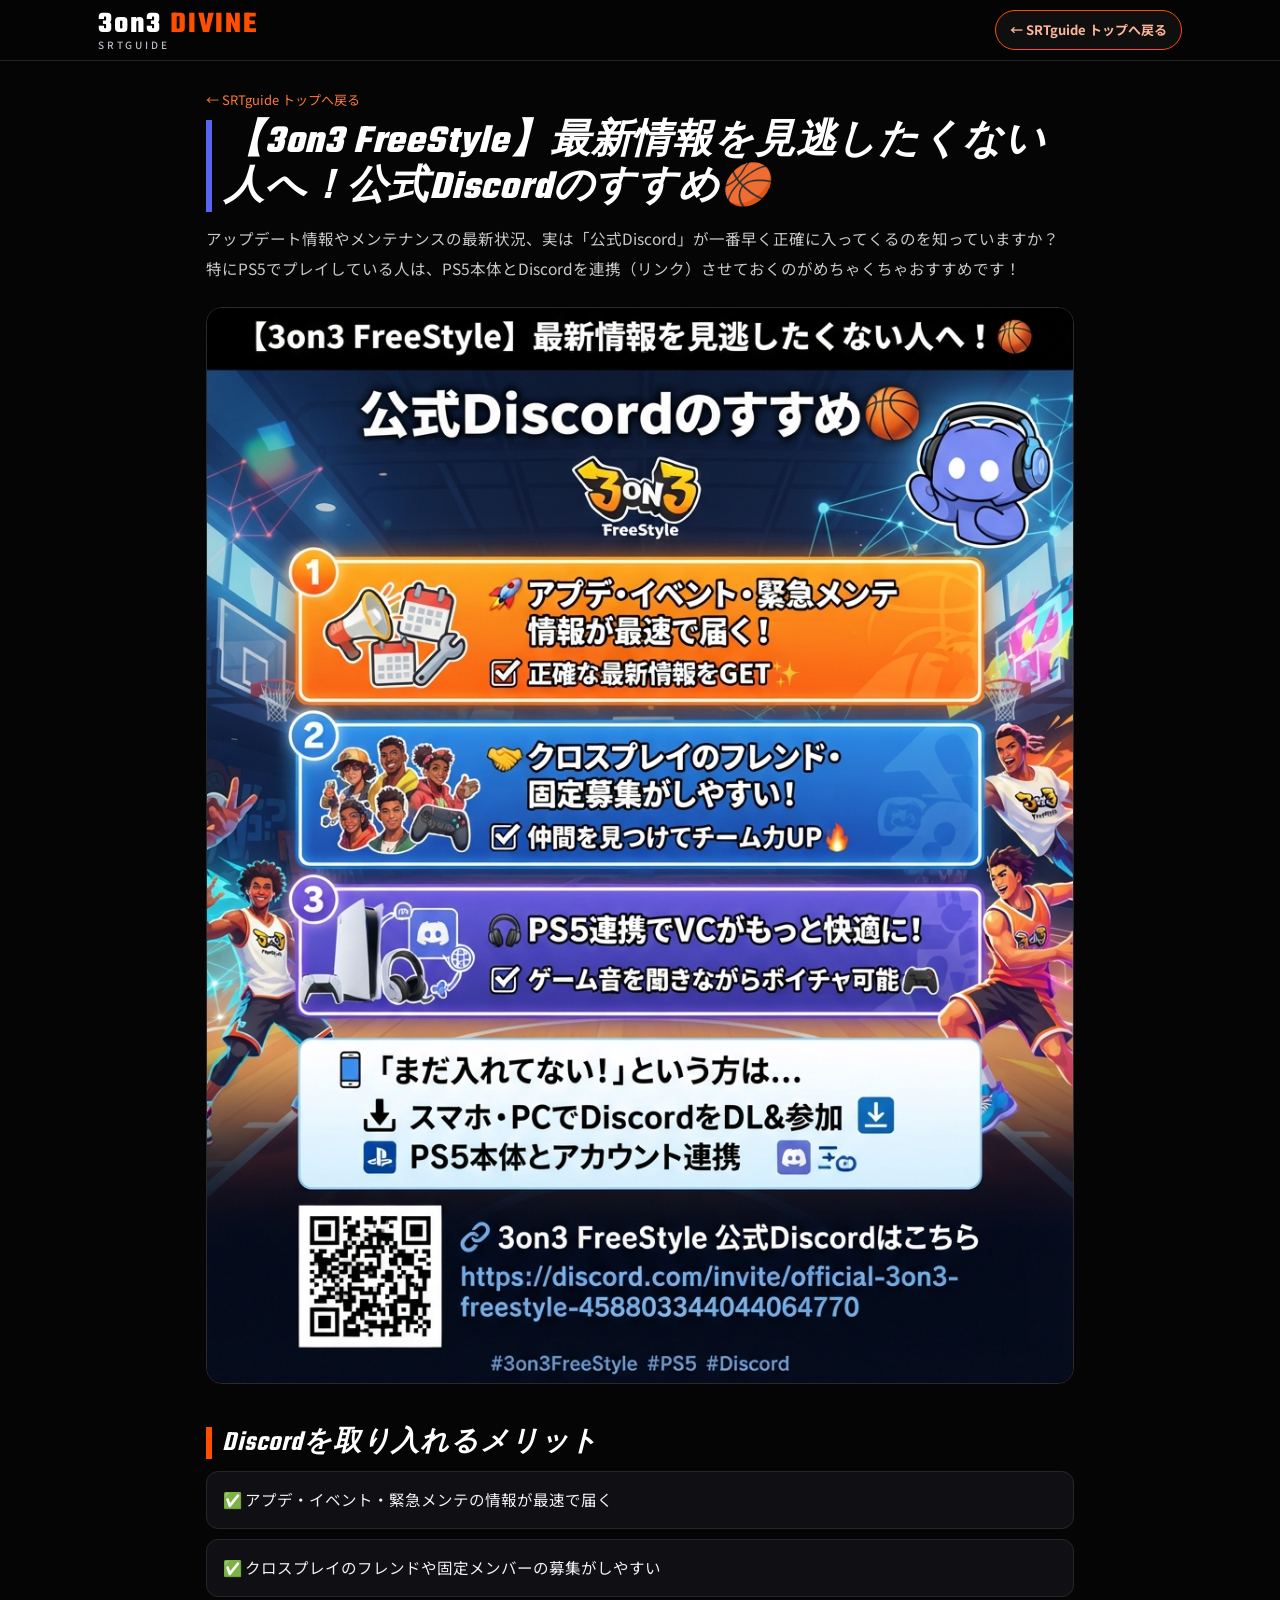
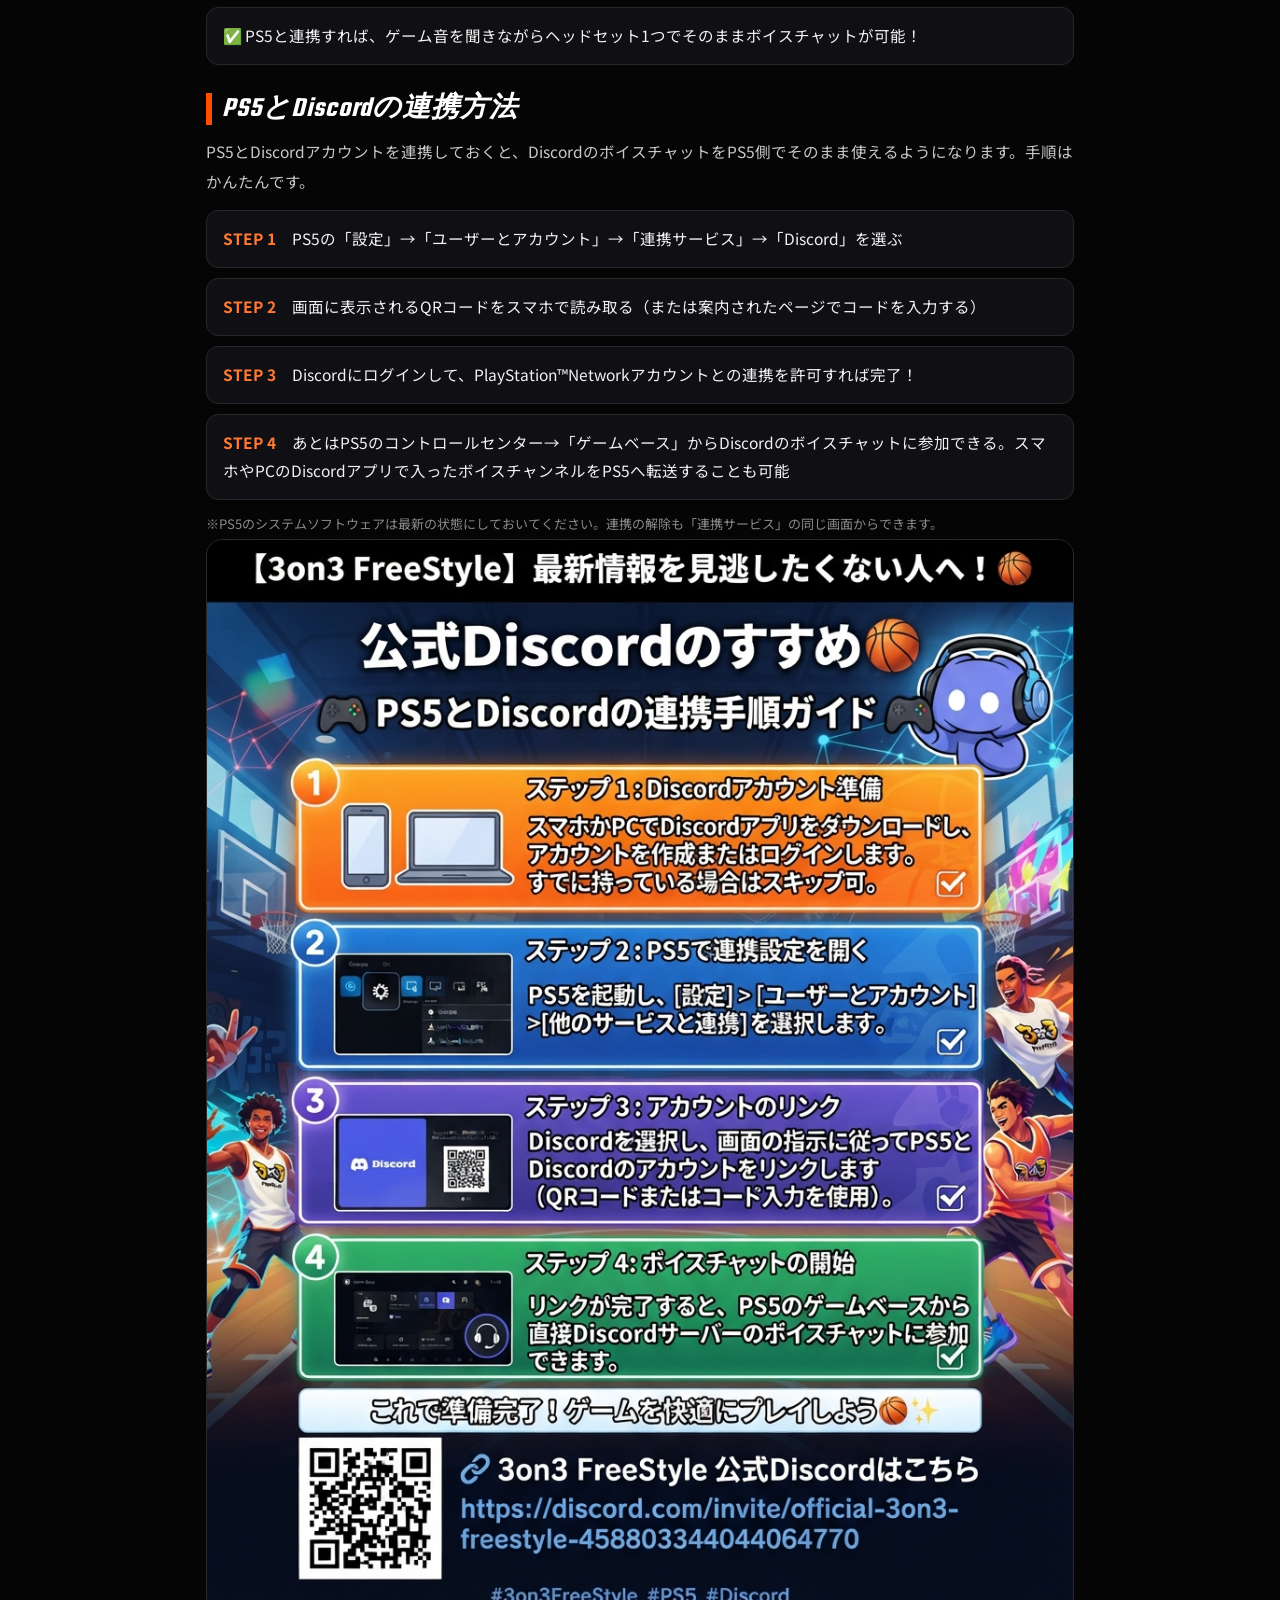
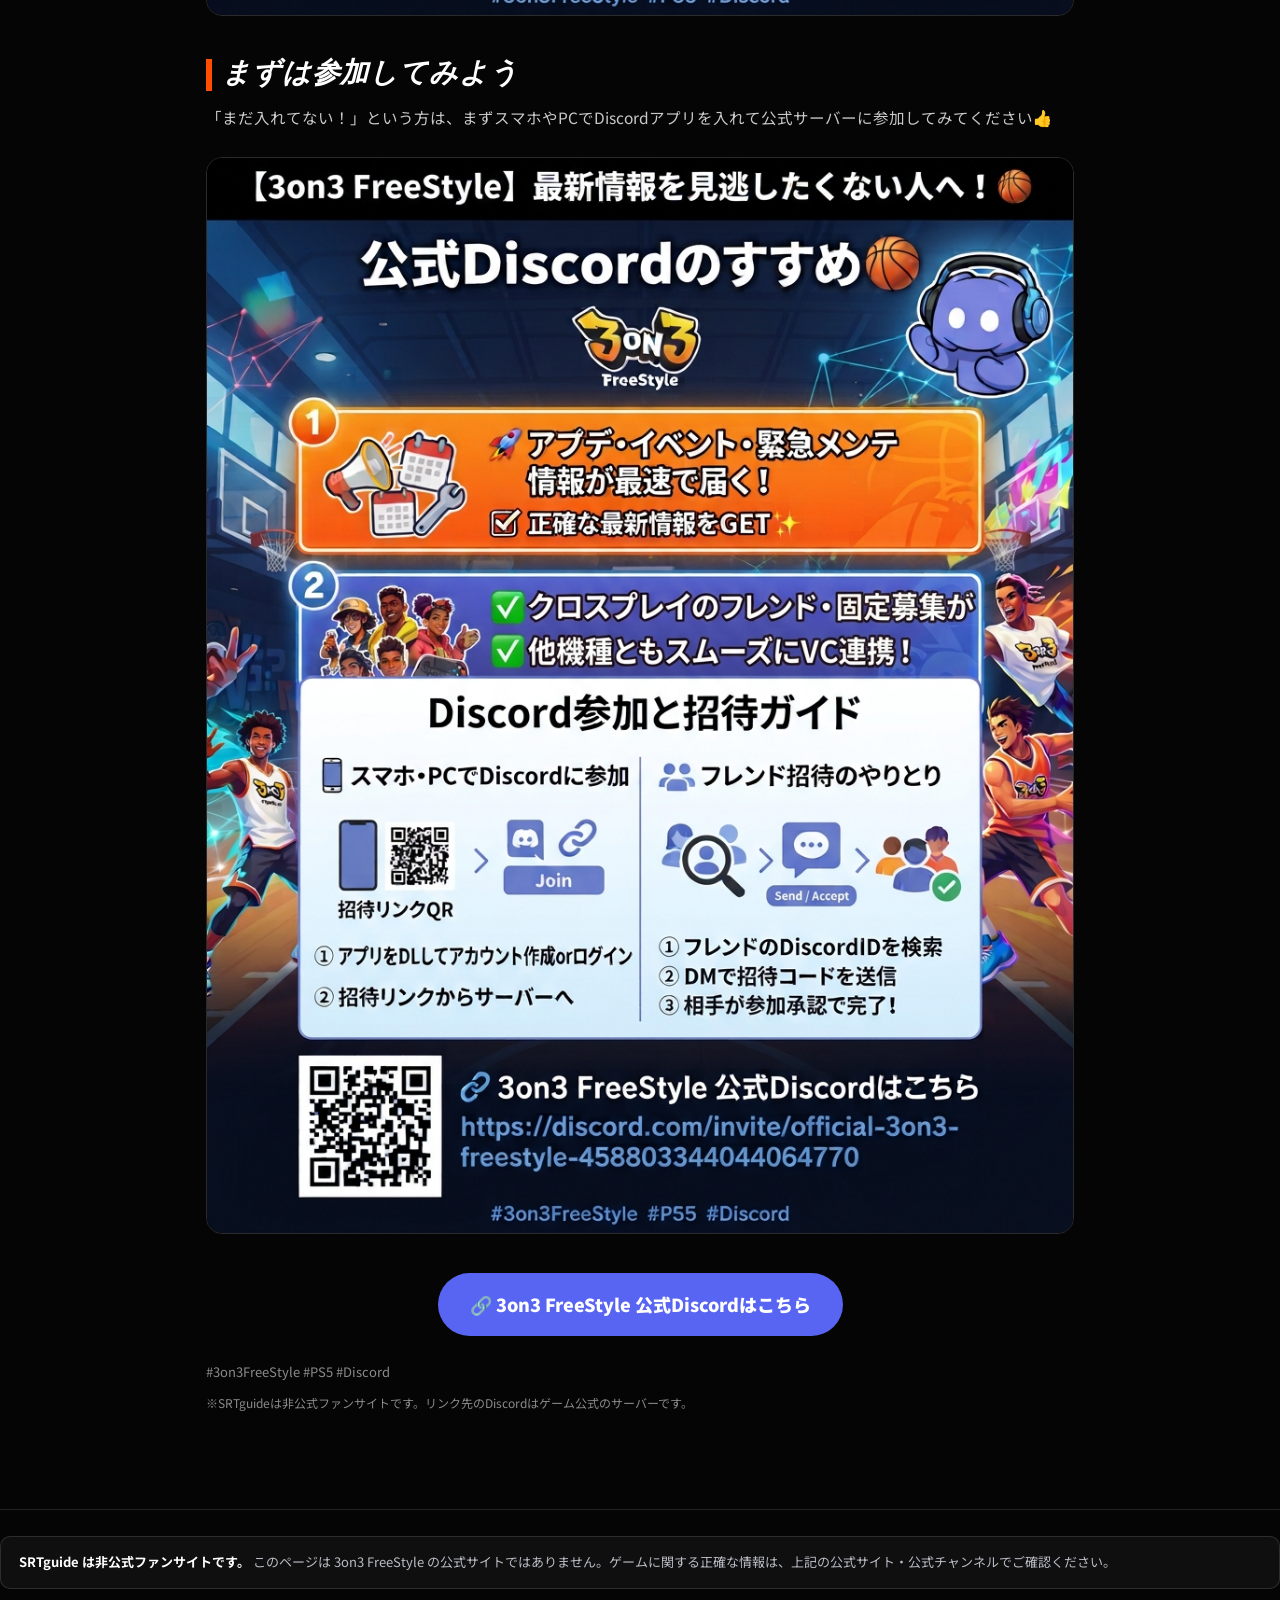
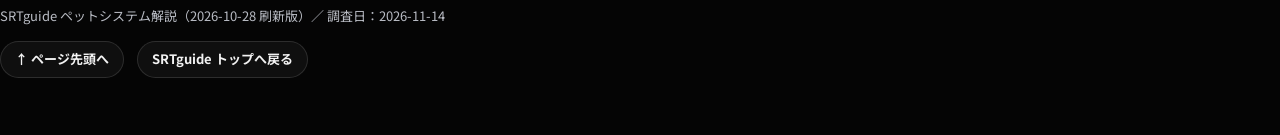
<file: discord.html>
<!doctype html>
<html lang="ja">
  <head>
    <meta charset="utf-8" />
    <meta name="viewport" content="width=device-width, initial-scale=1, viewport-fit=cover" />
    <meta name="color-scheme" content="dark" />
    <link rel="icon" href="data:," />
    <title>公式Discordのすすめ｜SRTguide</title>
    <link rel="preconnect" href="https://fonts.googleapis.com" />
    <link rel="preconnect" href="https://fonts.gstatic.com" crossorigin />
    <link href="https://fonts.googleapis.com/css2?family=Teko:wght@500;600;700&family=Noto+Sans+JP:wght@400;500;700;900&display=swap" rel="stylesheet" />
    <style>
      :root{
        --bg:#050505;
        --bg2:#0b0b0d;
        --panel:rgba(255,255,255,.045);
        --panel2:rgba(255,255,255,.07);
        --line:rgba(255,255,255,.12);
        --text:#f2f2f2;
        --muted:#b9bcc4;
        --accent:#ff4e00;
        --accent-soft:rgba(255,78,0,.14);
        --bronze:#d08a4e;
        --silver:#d7dde6;
        --gold:#ffd23f;
        --platinum:#22e6ff;
        --radius:10px;
      }
      *{box-sizing:border-box}
      html{scroll-behavior:smooth}
      body{
        margin:0;background:var(--bg);color:var(--text);
        font-family:"Noto Sans JP",system-ui,sans-serif;
        font-size:15.5px;line-height:1.75;
        -webkit-text-size-adjust:100%;
      }
      button,[role="button"],select,summary,input:not([type="checkbox"],[type="radio"]){min-height:2.25rem}
      a{color:#ffb59a}
      a:hover{color:#ffd2bf}
      .wrap{max-width:1120px;margin:0 auto;padding:0 18px}

      /* ---------- Header ---------- */
      header.site{
        position:sticky;top:0;z-index:50;
        background:rgba(5,5,5,.88);backdrop-filter:blur(10px);-webkit-backdrop-filter:blur(10px);
        border-bottom:1px solid var(--line);
      }
      .header-in{display:flex;align-items:center;gap:16px;min-height:60px;flex-wrap:wrap;padding-top:6px;padding-bottom:6px}
      .logo{font-family:"Teko",sans-serif;font-size:30px;font-weight:700;letter-spacing:.06em;line-height:1;color:#fff;text-decoration:none;white-space:nowrap}
      .logo em{font-style:normal;color:var(--accent)}
      .logo small{display:block;font-family:"Noto Sans JP",sans-serif;font-size:10px;font-weight:500;letter-spacing:.28em;color:var(--muted)}
      .header-nav{margin-left:auto;display:flex;gap:8px;flex-wrap:wrap}
      .header-nav a{
        color:var(--text);text-decoration:none;font-size:13px;font-weight:700;
        border:1px solid var(--line);border-radius:999px;padding:8px 14px;display:inline-flex;align-items:center;min-height:36px;
        background:var(--panel);
      }
      .header-nav a:hover{border-color:var(--accent);color:#fff}
      .header-nav a.home{border-color:var(--accent);color:#ffb59a}

      /* ---------- Hero ---------- */
      .hero{padding:52px 0 34px;border-bottom:1px solid var(--line);
        background:
          radial-gradient(700px 320px at 85% -60px, rgba(255,78,0,.20), transparent 60%),
          radial-gradient(500px 260px at 8% 0, rgba(34,230,255,.07), transparent 60%),
          var(--bg);
      }
      .hero .patch{display:inline-flex;gap:8px;align-items:center;flex-wrap:wrap;font-size:12.5px;font-weight:700;letter-spacing:.08em;color:var(--muted)}
      .hero .patch b{color:#fff;background:var(--accent);border-radius:4px;padding:2px 9px;letter-spacing:.05em}
      h1{
        font-family:"Teko","Noto Sans JP",sans-serif;font-weight:700;
        font-size:clamp(38px,7vw,64px);line-height:1.08;letter-spacing:.02em;
        margin:14px 0 6px;color:#fff;
      }
      h1 .accent{color:var(--accent)}
      .hero .sub{font-size:16px;color:var(--muted);max-width:760px;margin:0}
      .hero-key{
        margin-top:22px;background:var(--panel);border:1px solid var(--line);border-left:5px solid var(--accent);
        border-radius:var(--radius);padding:16px 20px;backdrop-filter:blur(8px);-webkit-backdrop-filter:blur(8px);
        max-width:820px;
      }
      .hero-key .k-title{font-weight:900;font-size:17px;color:#fff}
      .hero-key p{margin:6px 0 0;color:var(--muted)}
      .hero-key p b{color:#fff}
      .hero-meta{margin-top:16px;font-size:12.5px;color:var(--muted)}

      /* ---------- Section nav ---------- */
      nav.toc{padding:18px 0 2px}
      nav.toc ul{display:flex;flex-wrap:wrap;gap:8px;list-style:none;margin:0;padding:0}
      nav.toc a{
        display:inline-flex;align-items:center;min-height:36px;padding:6px 14px;
        border:1px solid var(--line);border-radius:999px;background:var(--panel);
        color:var(--text);text-decoration:none;font-size:13px;font-weight:700;
      }
      nav.toc a:hover{border-color:var(--accent)}

      /* ---------- Sections ---------- */
      section{padding:38px 0 6px}
      h2{
        font-family:"Teko","Noto Sans JP",sans-serif;font-weight:600;
        font-size:clamp(28px,4.6vw,38px);letter-spacing:.03em;line-height:1.15;
        color:#fff;margin:0 0 6px;padding-left:14px;border-left:5px solid var(--accent);
      }
      h2 .en{color:var(--accent);font-size:.62em;letter-spacing:.12em;margin-left:10px;vertical-align:.18em}
      .lead{color:var(--muted);margin:0 0 18px;max-width:820px}
      h3{font-size:17px;font-weight:900;color:#fff;margin:26px 0 10px}
      h3:first-of-type{margin-top:8px}

      .card{
        background:var(--panel);border:1px solid var(--line);border-radius:var(--radius);
        padding:18px 20px;backdrop-filter:blur(8px);-webkit-backdrop-filter:blur(8px);
      }
      .grid2{display:grid;grid-template-columns:1fr 1fr;gap:14px}
      .grid3{display:grid;grid-template-columns:repeat(3,1fr);gap:14px}
      @media (max-width:760px){.grid2,.grid3{grid-template-columns:1fr}}

      ul.tight{margin:6px 0;padding-left:1.25em}
      ul.tight li{margin:4px 0}
      .note{font-size:13px;color:var(--muted)}
      .warn{
        border:1px solid rgba(255,210,63,.45);background:rgba(255,210,63,.07);
        border-radius:var(--radius);padding:14px 18px;
      }
      .warn .w-title{font-weight:900;color:var(--gold)}
      .strike{color:var(--muted)}
      .tag{display:inline-block;font-size:11.5px;font-weight:700;border:1px solid var(--line);border-radius:999px;padding:1px 9px;color:var(--muted);vertical-align:.1em}

      /* ---------- Tables ---------- */
      .table-scroll{overflow-x:auto;border:1px solid var(--line);border-radius:var(--radius);background:var(--panel)}
      table{border-collapse:collapse;width:100%;font-size:14px;min-width:560px}
      caption{text-align:left;font-weight:900;color:#fff;padding:12px 16px 4px;font-size:15px}
      th,td{padding:10px 14px;text-align:left;border-top:1px solid var(--line);vertical-align:top}
      thead th{border-top:none;background:rgba(255,255,255,.06);color:#fff;font-size:12.5px;letter-spacing:.04em;white-space:nowrap}
      tbody th{color:#fff;font-weight:700;white-space:nowrap}
      td.num,th.num{text-align:right;font-variant-numeric:tabular-nums;white-space:nowrap}
      .plain-table{min-width:0}
      @media (max-width:640px){
        table{min-width:0}
        .resp thead{display:none}
        .resp tr{display:block;padding:8px 0;border-top:1px solid var(--line)}
        .resp tr:first-child{border-top:none}
        .resp td,.resp tbody th{display:flex;justify-content:space-between;gap:14px;border-top:none;padding:5px 14px;white-space:normal;text-align:right}
        .resp td::before,.resp tbody th::before{content:attr(data-label);color:var(--muted);font-size:12px;font-weight:700;text-align:left;flex:none}
        .resp td.num,.resp th.num{text-align:right}
        .resp tbody th{color:#fff}
      }

      /* ---------- Rate bar ---------- */
      .ratebar{display:flex;height:52px;border-radius:8px;overflow:hidden;border:1px solid var(--line);margin:14px 0 6px}
      .ratebar div{display:flex;align-items:center;justify-content:center;font-weight:900;color:#0a0a0a;font-size:15px;min-width:0;text-align:center;padding:0 4px}
      .ratebar .rb-bronze{background:linear-gradient(180deg,#e0a061,#b5713a);width:70%}
      .ratebar .rb-silver{background:linear-gradient(180deg,#eef2f7,#b9c2cf);width:25%}
      .ratebar .rb-gold{background:linear-gradient(180deg,#ffe066,#f0b90b);width:5%;font-size:12px}
      .rate-legend{display:flex;flex-wrap:wrap;gap:14px;font-size:13px;color:var(--muted);margin-bottom:8px}
      .rate-legend span b{color:#fff}
      .dot{display:inline-block;width:10px;height:10px;border-radius:3px;margin-right:5px;vertical-align:-1px}

      /* ---------- Grade chips / filters ---------- */
      .g-bronze{color:var(--bronze)} .g-silver{color:var(--silver)} .g-gold{color:var(--gold)} .g-platinum{color:var(--platinum)}
      .filters{display:flex;flex-wrap:wrap;gap:10px;align-items:center;margin:16px 0 6px}
      .fbtn{
        font-family:inherit;font-size:13.5px;font-weight:700;cursor:pointer;
        color:var(--text);background:var(--panel);border:1px solid var(--line);border-radius:999px;
        padding:8px 16px;min-height:38px;
      }
      .fbtn:hover{border-color:#fff}
      .fbtn.active{border-color:var(--accent);background:var(--accent-soft);color:#fff}
      .fbtn[data-grade="bronze"].active{border-color:var(--bronze);background:rgba(208,138,78,.15)}
      .fbtn[data-grade="silver"].active{border-color:var(--silver);background:rgba(215,221,230,.13)}
      .fbtn[data-grade="gold"].active{border-color:var(--gold);background:rgba(255,210,63,.13)}
      .fbtn[data-grade="platinum"].active{border-color:var(--platinum);background:rgba(34,230,255,.12)}
      .searchbox{flex:1 1 220px;min-width:180px}
      .searchbox input{
        width:100%;font-family:inherit;font-size:15px;color:var(--text);
        background:var(--panel2);border:1px solid var(--line);border-radius:999px;padding:9px 16px;min-height:40px;
      }
      .searchbox input::placeholder{color:#8b8f98}
      .count-line{font-size:13px;color:var(--muted);margin:8px 0 14px}

      /* ---------- Pet cards ---------- */
      .pet-grid{display:grid;grid-template-columns:repeat(auto-fill,minmax(248px,1fr));gap:14px}
      .pet{
        border-radius:var(--radius);padding:15px 16px 13px;
        background:var(--panel);backdrop-filter:blur(8px);-webkit-backdrop-filter:blur(8px);
        border:1.5px solid var(--line);
      }
      .pet.bronze{border-color:var(--bronze);box-shadow:0 0 14px rgba(208,138,78,.22)}
      .pet.silver{border-color:var(--silver);box-shadow:0 0 14px rgba(215,221,230,.20)}
      .pet.gold{border-color:var(--gold);box-shadow:0 0 14px rgba(255,210,63,.22)}
      .pet.platinum{border-color:var(--platinum);box-shadow:0 0 16px rgba(34,230,255,.28)}
      .pet .p-top{display:flex;align-items:center;gap:8px;margin-bottom:6px}
      .pet .grade{
        font-family:"Teko",sans-serif;font-size:14px;font-weight:600;letter-spacing:.14em;
        padding:1px 9px;border-radius:4px;border:1px solid currentColor;line-height:1.5;
      }
      .pet.bronze .grade{color:var(--bronze)} .pet.silver .grade{color:var(--silver)}
      .pet.gold .grade{color:var(--gold)} .pet.platinum .grade{color:var(--platinum)}
      .pet .maxlv{margin-left:auto;font-size:11.5px;color:var(--muted);white-space:nowrap}
      .pet h4{margin:0;font-size:17.5px;font-weight:900;color:#fff;line-height:1.35}
      .pet .kor{font-size:12px;color:var(--muted);margin:1px 0 10px}
      .pet .ability{font-size:13.5px;font-weight:700;color:#ffd9c9;border-top:1px dashed var(--line);padding-top:9px;line-height:1.5}
      .pet .ability .a-label{display:block;font-size:10.5px;font-weight:700;letter-spacing:.14em;color:var(--muted)}
      .pet .vals{display:flex;align-items:baseline;gap:8px;margin-top:8px;font-variant-numeric:tabular-nums}
      .pet .vals .v1{font-size:14px;color:var(--muted)}
      .pet .vals .arrow{color:var(--accent);font-weight:900}
      .pet .vals .vmax{font-size:21px;font-weight:900;color:#fff}
      .pet .vals .v-label{font-size:10.5px;color:var(--muted);letter-spacing:.06em}
      .pet .p-img{display:block;width:100%;height:150px;object-fit:contain;padding:8px;margin:0 0 10px;background:rgba(255,255,255,.03);border:1px solid var(--line);border-radius:8px}
      .empty{border:1px dashed var(--line);border-radius:var(--radius);padding:26px;text-align:center;color:var(--muted)}

      /* ---------- 公式ガイド画像 ---------- */
      figure.shot{margin:18px 0 8px}
      figure.shot img{display:block;width:100%;max-width:760px;height:auto;border:1px solid var(--line);border-radius:var(--radius);background:var(--panel)}

      /* ---------- Sub ability tables ---------- */
      .sub-group{margin-bottom:22px}
      .sub-group h3 .cnt{color:var(--muted);font-size:13px;font-weight:700}
      td .init{font-weight:700;color:#fff;font-variant-numeric:tabular-nums}

      /* ---------- Sources / footer ---------- */
      .sources{list-style:none;margin:10px 0;padding:0}
      .sources li{padding:9px 0;border-top:1px solid var(--line);font-size:14px}
      .sources li:first-child{border-top:none}
      .sources .s-label{font-weight:900;color:#fff;margin-right:8px}
      .sources a{word-break:break-all}
      footer{margin-top:48px;border-top:1px solid var(--line);padding:26px 0 44px;color:var(--muted);font-size:13px}
      footer .fan{border:1px solid var(--line);border-radius:var(--radius);background:var(--panel);padding:14px 18px;margin-bottom:16px}
      footer .fan b{color:#fff}
      .to-top{display:inline-flex;align-items:center;min-height:36px;padding:6px 14px;border:1px solid var(--line);border-radius:999px;color:var(--text);text-decoration:none;font-weight:700;font-size:13px;background:var(--panel)}
      .to-top:hover{border-color:var(--accent)}

      
    </style>
    </head>
  <body id="top">

    <header class="site">
      <div class="wrap header-in">
        <a class="logo" href="https://mirimaru.github.io/SRTguide/">3on3 <em>DIVINE</em><small>SRTGUIDE</small></a>
        <nav class="header-nav" aria-label="サイト内リンク">
          <a class="home" href="https://mirimaru.github.io/SRTguide/">← SRTguide トップへ戻る</a>
        </nav>
      </div>
    </header>
    <main style="max-width:900px;margin:0 auto;padding:24px 16px 48px;">
      <p style="margin:0 0 8px;"><a href="index.html" style="color:#ff7a33;text-decoration:none;font-size:13px;">← SRTguide トップへ戻る</a></p>
      <h1 style="font-family:Teko,sans-serif;font-style:italic;font-size:40px;line-height:1.15;border-left:6px solid #5865F2;padding-left:12px;margin:0 0 12px;">【3on3 FreeStyle】最新情報を見逃したくない人へ！公式Discordのすすめ🏀</h1>
      <p style="color:#c9c9c9;line-height:1.9;margin:0 0 20px;">アップデート情報やメンテナンスの最新状況、実は「公式Discord」が一番早く正確に入ってくるのを知っていますか？特にPS5でプレイしている人は、PS5本体とDiscordを連携（リンク）させておくのがめちゃくちゃおすすめです！</p>

      <img src="Gemini_Generated_Image_78ls4l78ls4l78ls.jpg" alt="公式Discordのすすめ メリット編" style="width:100%;height:auto;border-radius:16px;border:1px solid #2a2a2a;margin:4px 0 8px;">
      <h2 style="font-family:Teko,sans-serif;font-style:italic;font-size:28px;border-left:6px solid #ff4e00;padding-left:10px;margin:28px 0 12px;">Discordを取り入れるメリット</h2>
      <div style="display:flex;flex-direction:column;gap:10px;">
        <p style="background:#101014;border:1px solid #26262c;border-radius:12px;padding:14px 16px;margin:0;line-height:1.8;">✅ アプデ・イベント・緊急メンテの情報が最速で届く</p>
        <p style="background:#101014;border:1px solid #26262c;border-radius:12px;padding:14px 16px;margin:0;line-height:1.8;">✅ クロスプレイのフレンドや固定メンバーの募集がしやすい</p>
        <p style="background:#101014;border:1px solid #26262c;border-radius:12px;padding:14px 16px;margin:0;line-height:1.8;">✅ PS5と連携すれば、ゲーム音を聞きながらヘッドセット1つでそのままボイスチャットが可能！</p>
      </div>

      <h2 style="font-family:Teko,sans-serif;font-style:italic;font-size:28px;border-left:6px solid #ff4e00;padding-left:10px;margin:28px 0 12px;">PS5とDiscordの連携方法</h2>
      <p style="color:#c9c9c9;line-height:1.9;margin:0 0 14px;">PS5とDiscordアカウントを連携しておくと、DiscordのボイスチャットをPS5側でそのまま使えるようになります。手順はかんたんです。</p>
      <div style="display:flex;flex-direction:column;gap:10px;">
        <p style="background:#101014;border:1px solid #26262c;border-radius:12px;padding:14px 16px;margin:0;line-height:1.8;"><strong style="color:#ff7a33;">STEP 1</strong>　PS5の「設定」→「ユーザーとアカウント」→「連携サービス」→「Discord」を選ぶ</p>
        <p style="background:#101014;border:1px solid #26262c;border-radius:12px;padding:14px 16px;margin:0;line-height:1.8;"><strong style="color:#ff7a33;">STEP 2</strong>　画面に表示されるQRコードをスマホで読み取る（または案内されたページでコードを入力する）</p>
        <p style="background:#101014;border:1px solid #26262c;border-radius:12px;padding:14px 16px;margin:0;line-height:1.8;"><strong style="color:#ff7a33;">STEP 3</strong>　Discordにログインして、PlayStation™Networkアカウントとの連携を許可すれば完了！</p>
        <p style="background:#101014;border:1px solid #26262c;border-radius:12px;padding:14px 16px;margin:0;line-height:1.8;"><strong style="color:#ff7a33;">STEP 4</strong>　あとはPS5のコントロールセンター→「ゲームベース」からDiscordのボイスチャットに参加できる。スマホやPCのDiscordアプリで入ったボイスチャンネルをPS5へ転送することも可能</p>
      </div>
      <p style="color:#8a8a8a;font-size:13px;line-height:1.8;margin:12px 0 0;">※PS5のシステムソフトウェアは最新の状態にしておいてください。連携の解除も「連携サービス」の同じ画面からできます。</p>

      <img src="Gemini_Generated_Image_j2vnc8j2vnc8j2vn.jpg" alt="PS5とDiscordの連携手順ガイド" style="width:100%;height:auto;border-radius:16px;border:1px solid #2a2a2a;margin:4px 0 8px;">

      <h2 style="font-family:Teko,sans-serif;font-style:italic;font-size:28px;border-left:6px solid #ff4e00;padding-left:10px;margin:28px 0 12px;">まずは参加してみよう</h2>
      <p style="color:#c9c9c9;line-height:1.9;margin:0 0 20px;">「まだ入れてない！」という方は、まずスマホやPCでDiscordアプリを入れて公式サーバーに参加してみてください👍</p>
      <img src="Gemini_Generated_Image_ngiu1pngiu1pngiu.jpg" alt="Discord参加と招待ガイド" style="width:100%;height:auto;border-radius:16px;border:1px solid #2a2a2a;margin:4px 0 8px;">
      <p style="text-align:center;margin:24px 0;">
        <a href="https://discord.com/invite/official-3on3-freestyle-458803344044064770" target="_blank" rel="noopener" style="display:inline-block;background:#5865F2;color:#fff;font-weight:900;font-size:18px;padding:16px 32px;border-radius:999px;text-decoration:none;">🔗 3on3 FreeStyle 公式Discordはこちら</a>
      </p>
      <p style="color:#8a8a8a;font-size:13px;line-height:1.8;margin:20px 0 0;">#3on3FreeStyle #PS5 #Discord</p>
      <p style="color:#8a8a8a;font-size:12px;line-height:1.8;margin:8px 0 0;">※SRTguideは非公式ファンサイトです。リンク先のDiscordはゲーム公式のサーバーです。</p>
    </main>
      <footer>
        <div class="fan">
          <b>SRTguide は非公式ファンサイトです。</b> このページは 3on3 FreeStyle の公式サイトではありません。ゲームに関する正確な情報は、上記の公式サイト・公式チャンネルでご確認ください。
        </div>
        <p>SRTguide ペットシステム解説（2026-10-28 刷新版）／ 調査日：2026-11-14</p>
        <p><a class="to-top" href="#top">↑ ページ先頭へ</a>　<a class="to-top" href="https://mirimaru.github.io/SRTguide/">SRTguide トップへ戻る</a></p>
      </footer>
    </div>

    
  </body>
</html>
</file>
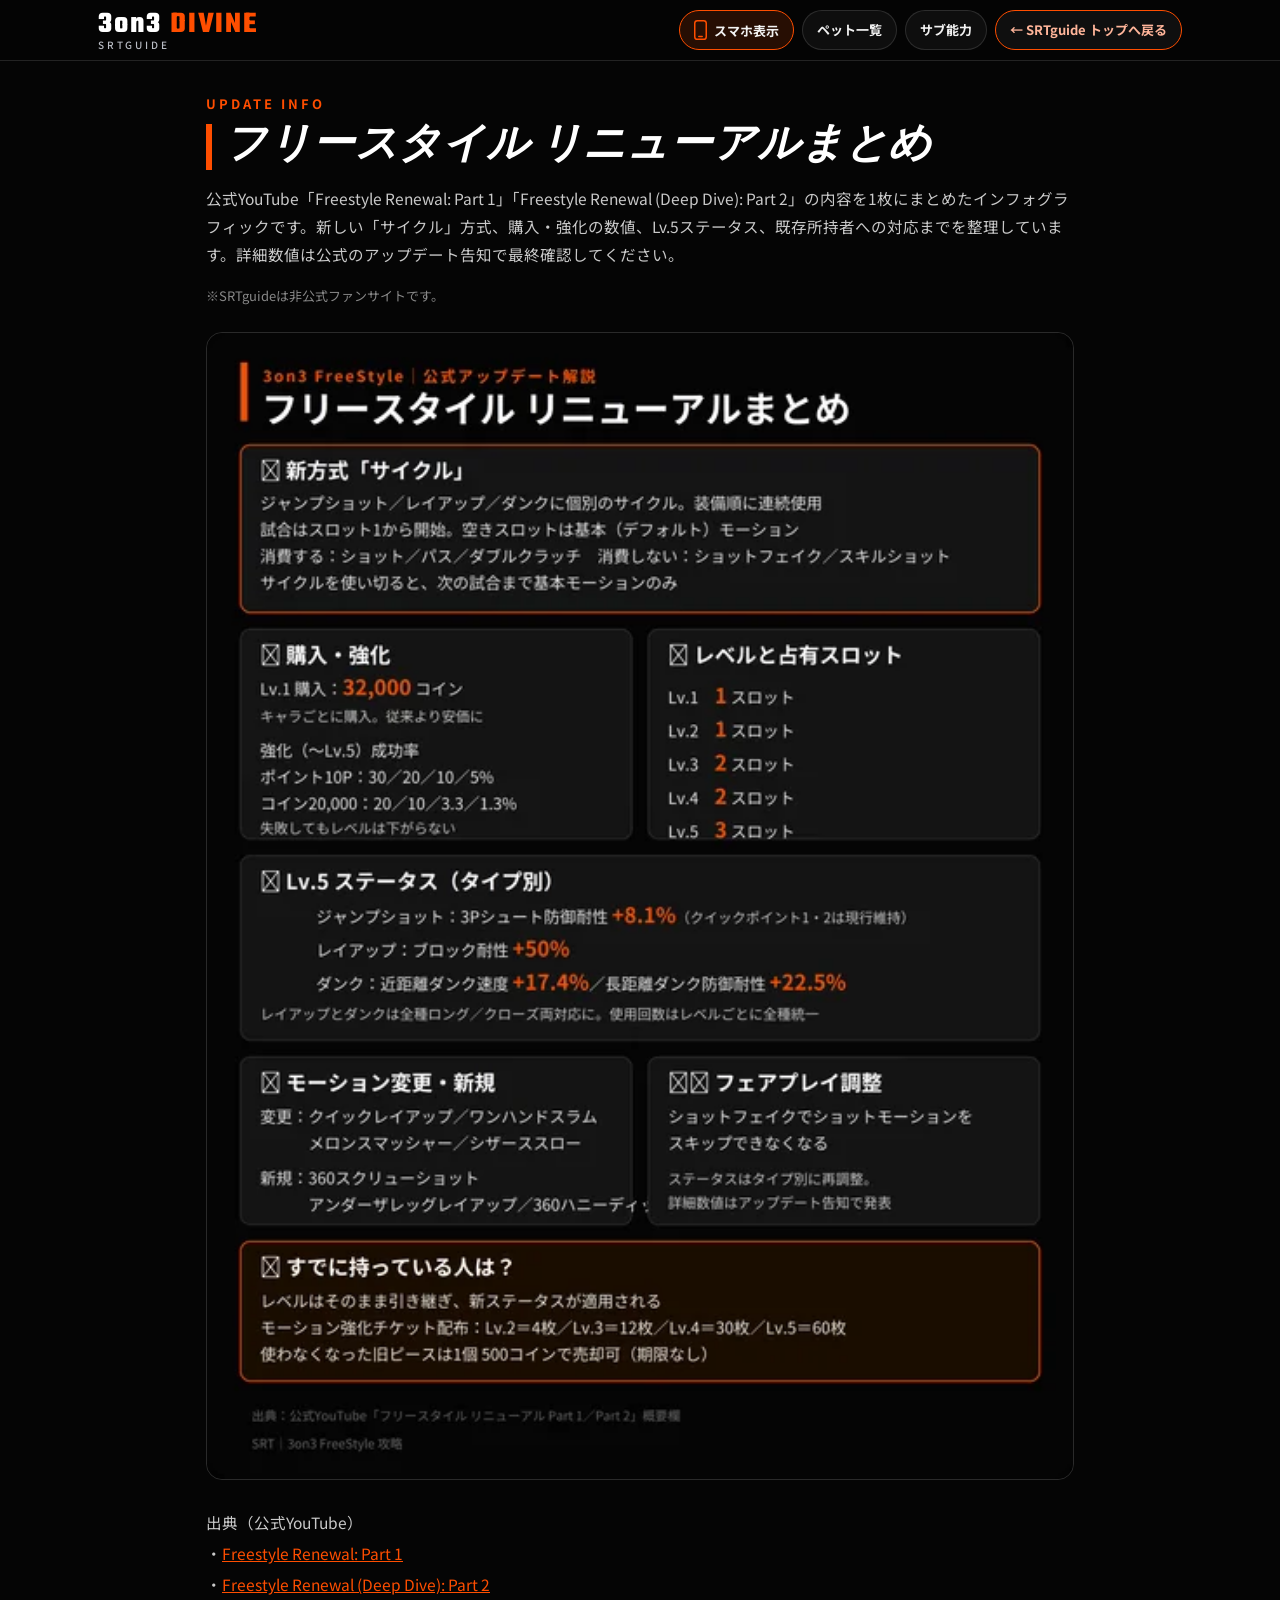
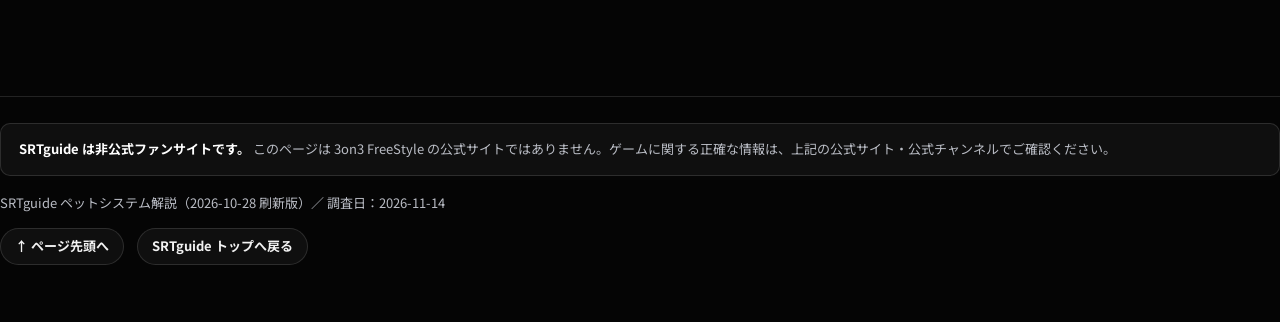
<file: freestyle (1).html>
<!doctype html>
<html lang="ja">
  <head>
    <meta charset="utf-8" />
    <meta name="viewport" content="width=device-width, initial-scale=1, viewport-fit=cover" />
    <meta name="color-scheme" content="dark" />
    <link rel="icon" href="data:," />
    <title>フリースタイル リニューアルまとめ｜SRTguide</title>
    <link rel="preconnect" href="https://fonts.googleapis.com" />
    <link rel="preconnect" href="https://fonts.gstatic.com" crossorigin />
    <link href="https://fonts.googleapis.com/css2?family=Teko:wght@500;600;700&family=Noto+Sans+JP:wght@400;500;700;900&display=swap" rel="stylesheet" />
    <style>
      :root{
        --bg:#050505;
        --bg2:#0b0b0d;
        --panel:rgba(255,255,255,.045);
        --panel2:rgba(255,255,255,.07);
        --line:rgba(255,255,255,.12);
        --text:#f2f2f2;
        --muted:#b9bcc4;
        --accent:#ff4e00;
        --accent-soft:rgba(255,78,0,.14);
        --bronze:#d08a4e;
        --silver:#d7dde6;
        --gold:#ffd23f;
        --platinum:#22e6ff;
        --radius:10px;
      }
      *{box-sizing:border-box}
      html{scroll-behavior:smooth}
      body{
        margin:0;background:var(--bg);color:var(--text);
        font-family:"Noto Sans JP",system-ui,sans-serif;
        font-size:15.5px;line-height:1.75;
        -webkit-text-size-adjust:100%;
      }
      button,[role="button"],select,summary,input:not([type="checkbox"],[type="radio"]){min-height:2.25rem}
      a{color:#ffb59a}
      a:hover{color:#ffd2bf}
      .wrap{max-width:1120px;margin:0 auto;padding:0 18px}

      /* ---------- Header ---------- */
      header.site{
        position:sticky;top:0;z-index:50;
        background:rgba(5,5,5,.88);backdrop-filter:blur(10px);-webkit-backdrop-filter:blur(10px);
        border-bottom:1px solid var(--line);
      }
      .header-in{display:flex;align-items:center;gap:16px;min-height:60px;flex-wrap:wrap;padding-top:6px;padding-bottom:6px}
      .logo{font-family:"Teko",sans-serif;font-size:30px;font-weight:700;letter-spacing:.06em;line-height:1;color:#fff;text-decoration:none;white-space:nowrap}
      .logo em{font-style:normal;color:var(--accent)}
      .logo small{display:block;font-family:"Noto Sans JP",sans-serif;font-size:10px;font-weight:500;letter-spacing:.28em;color:var(--muted)}
      .header-nav{margin-left:auto;display:flex;gap:8px;flex-wrap:wrap}
      .header-nav a{
        color:var(--text);text-decoration:none;font-size:13px;font-weight:700;
        border:1px solid var(--line);border-radius:999px;padding:8px 14px;display:inline-flex;align-items:center;min-height:36px;
        background:var(--panel);
      }
      .header-nav a:hover{border-color:var(--accent);color:#fff}
      .header-nav a.home{border-color:var(--accent);color:#ffb59a}

      /* ---------- Hero ---------- */
      .hero{padding:52px 0 34px;border-bottom:1px solid var(--line);
        background:
          radial-gradient(700px 320px at 85% -60px, rgba(255,78,0,.20), transparent 60%),
          radial-gradient(500px 260px at 8% 0, rgba(34,230,255,.07), transparent 60%),
          var(--bg);
      }
      .hero .patch{display:inline-flex;gap:8px;align-items:center;flex-wrap:wrap;font-size:12.5px;font-weight:700;letter-spacing:.08em;color:var(--muted)}
      .hero .patch b{color:#fff;background:var(--accent);border-radius:4px;padding:2px 9px;letter-spacing:.05em}
      h1{
        font-family:"Teko","Noto Sans JP",sans-serif;font-weight:700;
        font-size:clamp(38px,7vw,64px);line-height:1.08;letter-spacing:.02em;
        margin:14px 0 6px;color:#fff;
      }
      h1 .accent{color:var(--accent)}
      .hero .sub{font-size:16px;color:var(--muted);max-width:760px;margin:0}
      .hero-key{
        margin-top:22px;background:var(--panel);border:1px solid var(--line);border-left:5px solid var(--accent);
        border-radius:var(--radius);padding:16px 20px;backdrop-filter:blur(8px);-webkit-backdrop-filter:blur(8px);
        max-width:820px;
      }
      .hero-key .k-title{font-weight:900;font-size:17px;color:#fff}
      .hero-key p{margin:6px 0 0;color:var(--muted)}
      .hero-key p b{color:#fff}
      .hero-meta{margin-top:16px;font-size:12.5px;color:var(--muted)}

      /* ---------- Section nav ---------- */
      nav.toc{padding:18px 0 2px}
      nav.toc ul{display:flex;flex-wrap:wrap;gap:8px;list-style:none;margin:0;padding:0}
      nav.toc a{
        display:inline-flex;align-items:center;min-height:36px;padding:6px 14px;
        border:1px solid var(--line);border-radius:999px;background:var(--panel);
        color:var(--text);text-decoration:none;font-size:13px;font-weight:700;
      }
      nav.toc a:hover{border-color:var(--accent)}

      /* ---------- Sections ---------- */
      section{padding:38px 0 6px}
      h2{
        font-family:"Teko","Noto Sans JP",sans-serif;font-weight:600;
        font-size:clamp(28px,4.6vw,38px);letter-spacing:.03em;line-height:1.15;
        color:#fff;margin:0 0 6px;padding-left:14px;border-left:5px solid var(--accent);
      }
      h2 .en{color:var(--accent);font-size:.62em;letter-spacing:.12em;margin-left:10px;vertical-align:.18em}
      .lead{color:var(--muted);margin:0 0 18px;max-width:820px}
      h3{font-size:17px;font-weight:900;color:#fff;margin:26px 0 10px}
      h3:first-of-type{margin-top:8px}

      .card{
        background:var(--panel);border:1px solid var(--line);border-radius:var(--radius);
        padding:18px 20px;backdrop-filter:blur(8px);-webkit-backdrop-filter:blur(8px);
      }
      .grid2{display:grid;grid-template-columns:1fr 1fr;gap:14px}
      .grid3{display:grid;grid-template-columns:repeat(3,1fr);gap:14px}
      @media (max-width:760px){.grid2,.grid3{grid-template-columns:1fr}}

      ul.tight{margin:6px 0;padding-left:1.25em}
      ul.tight li{margin:4px 0}
      .note{font-size:13px;color:var(--muted)}
      .warn{
        border:1px solid rgba(255,210,63,.45);background:rgba(255,210,63,.07);
        border-radius:var(--radius);padding:14px 18px;
      }
      .warn .w-title{font-weight:900;color:var(--gold)}
      .strike{color:var(--muted)}
      .tag{display:inline-block;font-size:11.5px;font-weight:700;border:1px solid var(--line);border-radius:999px;padding:1px 9px;color:var(--muted);vertical-align:.1em}

      /* ---------- Tables ---------- */
      .table-scroll{overflow-x:auto;border:1px solid var(--line);border-radius:var(--radius);background:var(--panel)}
      table{border-collapse:collapse;width:100%;font-size:14px;min-width:560px}
      caption{text-align:left;font-weight:900;color:#fff;padding:12px 16px 4px;font-size:15px}
      th,td{padding:10px 14px;text-align:left;border-top:1px solid var(--line);vertical-align:top}
      thead th{border-top:none;background:rgba(255,255,255,.06);color:#fff;font-size:12.5px;letter-spacing:.04em;white-space:nowrap}
      tbody th{color:#fff;font-weight:700;white-space:nowrap}
      td.num,th.num{text-align:right;font-variant-numeric:tabular-nums;white-space:nowrap}
      .plain-table{min-width:0}
      @media (max-width:640px){
        table{min-width:0}
        .resp thead{display:none}
        .resp tr{display:block;padding:8px 0;border-top:1px solid var(--line)}
        .resp tr:first-child{border-top:none}
        .resp td,.resp tbody th{display:flex;justify-content:space-between;gap:14px;border-top:none;padding:5px 14px;white-space:normal;text-align:right}
        .resp td::before,.resp tbody th::before{content:attr(data-label);color:var(--muted);font-size:12px;font-weight:700;text-align:left;flex:none}
        .resp td.num,.resp th.num{text-align:right}
        .resp tbody th{color:#fff}
      }

      /* ---------- Rate bar ---------- */
      .ratebar{display:flex;height:52px;border-radius:8px;overflow:hidden;border:1px solid var(--line);margin:14px 0 6px}
      .ratebar div{display:flex;align-items:center;justify-content:center;font-weight:900;color:#0a0a0a;font-size:15px;min-width:0;text-align:center;padding:0 4px}
      .ratebar .rb-bronze{background:linear-gradient(180deg,#e0a061,#b5713a);width:70%}
      .ratebar .rb-silver{background:linear-gradient(180deg,#eef2f7,#b9c2cf);width:25%}
      .ratebar .rb-gold{background:linear-gradient(180deg,#ffe066,#f0b90b);width:5%;font-size:12px}
      .rate-legend{display:flex;flex-wrap:wrap;gap:14px;font-size:13px;color:var(--muted);margin-bottom:8px}
      .rate-legend span b{color:#fff}
      .dot{display:inline-block;width:10px;height:10px;border-radius:3px;margin-right:5px;vertical-align:-1px}

      /* ---------- Grade chips / filters ---------- */
      .g-bronze{color:var(--bronze)} .g-silver{color:var(--silver)} .g-gold{color:var(--gold)} .g-platinum{color:var(--platinum)}
      .filters{display:flex;flex-wrap:wrap;gap:10px;align-items:center;margin:16px 0 6px}
      .fbtn{
        font-family:inherit;font-size:13.5px;font-weight:700;cursor:pointer;
        color:var(--text);background:var(--panel);border:1px solid var(--line);border-radius:999px;
        padding:8px 16px;min-height:38px;
      }
      .fbtn:hover{border-color:#fff}
      .fbtn.active{border-color:var(--accent);background:var(--accent-soft);color:#fff}
      .fbtn[data-grade="bronze"].active{border-color:var(--bronze);background:rgba(208,138,78,.15)}
      .fbtn[data-grade="silver"].active{border-color:var(--silver);background:rgba(215,221,230,.13)}
      .fbtn[data-grade="gold"].active{border-color:var(--gold);background:rgba(255,210,63,.13)}
      .fbtn[data-grade="platinum"].active{border-color:var(--platinum);background:rgba(34,230,255,.12)}
      .searchbox{flex:1 1 220px;min-width:180px}
      .searchbox input{
        width:100%;font-family:inherit;font-size:15px;color:var(--text);
        background:var(--panel2);border:1px solid var(--line);border-radius:999px;padding:9px 16px;min-height:40px;
      }
      .searchbox input::placeholder{color:#8b8f98}
      .count-line{font-size:13px;color:var(--muted);margin:8px 0 14px}

      /* ---------- Pet cards ---------- */
      .pet-grid{display:grid;grid-template-columns:repeat(auto-fill,minmax(248px,1fr));gap:14px}
      .pet{
        border-radius:var(--radius);padding:15px 16px 13px;
        background:var(--panel);backdrop-filter:blur(8px);-webkit-backdrop-filter:blur(8px);
        border:1.5px solid var(--line);
      }
      .pet.bronze{border-color:var(--bronze);box-shadow:0 0 14px rgba(208,138,78,.22)}
      .pet.silver{border-color:var(--silver);box-shadow:0 0 14px rgba(215,221,230,.20)}
      .pet.gold{border-color:var(--gold);box-shadow:0 0 14px rgba(255,210,63,.22)}
      .pet.platinum{border-color:var(--platinum);box-shadow:0 0 16px rgba(34,230,255,.28)}
      .pet .p-top{display:flex;align-items:center;gap:8px;margin-bottom:6px}
      .pet .grade{
        font-family:"Teko",sans-serif;font-size:14px;font-weight:600;letter-spacing:.14em;
        padding:1px 9px;border-radius:4px;border:1px solid currentColor;line-height:1.5;
      }
      .pet.bronze .grade{color:var(--bronze)} .pet.silver .grade{color:var(--silver)}
      .pet.gold .grade{color:var(--gold)} .pet.platinum .grade{color:var(--platinum)}
      .pet .maxlv{margin-left:auto;font-size:11.5px;color:var(--muted);white-space:nowrap}
      .pet h4{margin:0;font-size:17.5px;font-weight:900;color:#fff;line-height:1.35}
      .pet .kor{font-size:12px;color:var(--muted);margin:1px 0 10px}
      .pet .ability{font-size:13.5px;font-weight:700;color:#ffd9c9;border-top:1px dashed var(--line);padding-top:9px;line-height:1.5}
      .pet .ability .a-label{display:block;font-size:10.5px;font-weight:700;letter-spacing:.14em;color:var(--muted)}
      .pet .vals{display:flex;align-items:baseline;gap:8px;margin-top:8px;font-variant-numeric:tabular-nums}
      .pet .vals .v1{font-size:14px;color:var(--muted)}
      .pet .vals .arrow{color:var(--accent);font-weight:900}
      .pet .vals .vmax{font-size:21px;font-weight:900;color:#fff}
      .pet .vals .v-label{font-size:10.5px;color:var(--muted);letter-spacing:.06em}
      .pet .p-img{display:block;width:100%;height:150px;object-fit:contain;padding:8px;margin:0 0 10px;background:rgba(255,255,255,.03);border:1px solid var(--line);border-radius:8px}
      .empty{border:1px dashed var(--line);border-radius:var(--radius);padding:26px;text-align:center;color:var(--muted)}

      /* ---------- 公式ガイド画像 ---------- */
      figure.shot{margin:18px 0 8px}
      figure.shot img{display:block;width:100%;max-width:760px;height:auto;border:1px solid var(--line);border-radius:var(--radius);background:var(--panel)}

      /* ---------- Sub ability tables ---------- */
      .sub-group{margin-bottom:22px}
      .sub-group h3 .cnt{color:var(--muted);font-size:13px;font-weight:700}
      td .init{font-weight:700;color:#fff;font-variant-numeric:tabular-nums}

      /* ---------- Sources / footer ---------- */
      .sources{list-style:none;margin:10px 0;padding:0}
      .sources li{padding:9px 0;border-top:1px solid var(--line);font-size:14px}
      .sources li:first-child{border-top:none}
      .sources .s-label{font-weight:900;color:#fff;margin-right:8px}
      .sources a{word-break:break-all}
      footer{margin-top:48px;border-top:1px solid var(--line);padding:26px 0 44px;color:var(--muted);font-size:13px}
      footer .fan{border:1px solid var(--line);border-radius:var(--radius);background:var(--panel);padding:14px 18px;margin-bottom:16px}
      footer .fan b{color:#fff}
      .to-top{display:inline-flex;align-items:center;min-height:36px;padding:6px 14px;border:1px solid var(--line);border-radius:999px;color:var(--text);text-decoration:none;font-weight:700;font-size:13px;background:var(--panel)}
      .to-top:hover{border-color:var(--accent)}

      /* ---------- スマホ表示プレビュー ---------- */
      .mp-btn{
        font-family:inherit;color:var(--text);cursor:pointer;
        font-size:13px;font-weight:700;
        border:1px solid var(--accent);border-radius:999px;padding:8px 14px;
        display:inline-flex;align-items:center;gap:7px;min-height:36px;
        background:var(--accent-soft);
      }
      .mp-btn:hover{background:rgba(255,78,0,.28);color:#fff}
      .mp-btn svg{flex:none}
      html.mp-mode .mp-btn, html.mp-mode .mp-overlay{display:none !important}
      .mp-overlay{
        position:fixed;inset:0;z-index:200;
        background:rgba(0,0,0,.9);
        backdrop-filter:blur(6px);-webkit-backdrop-filter:blur(6px);
        display:flex;flex-direction:column;
      }
      .mp-overlay[hidden]{display:none}
      .mp-bar{
        display:flex;align-items:center;gap:14px;flex-wrap:wrap;
        padding:12px 18px;border-bottom:1px solid var(--line);
      }
      .mp-bar .mp-title{font-weight:900;color:#fff;font-size:15px}
      .mp-bar .mp-title small{color:var(--muted);font-weight:500;font-size:12px;margin-left:8px;letter-spacing:.06em}
      .mp-close{
        margin-left:auto;font-family:inherit;cursor:pointer;
        font-size:13.5px;font-weight:700;color:#fff;
        background:var(--accent);border:1px solid var(--accent);border-radius:999px;
        padding:8px 18px;min-height:38px;display:inline-flex;align-items:center;gap:7px;
      }
      .mp-close:hover{background:#ff6a26}
      .mp-stage{flex:1;display:flex;align-items:center;justify-content:center;overflow:hidden;padding:10px}
      .mp-frame{
        position:relative;flex:none;
        width:412px;height:866px;
        border:11px solid #1d1d21;border-radius:52px;
        background:#000;overflow:hidden;
        box-shadow:0 30px 80px rgba(0,0,0,.75), 0 0 0 1px rgba(255,255,255,.14), 0 0 44px rgba(255,78,0,.16);
      }
      .mp-notch{
        position:absolute;top:9px;left:50%;transform:translateX(-50%);
        width:110px;height:24px;border-radius:999px;background:#000;
        border:1px solid rgba(255,255,255,.08);z-index:2;pointer-events:none;
      }
      .mp-frame iframe{display:block;width:390px;height:844px;border:0;background:#050505}
    </style>
    <script>
      // スマホ表示プレビュー内（?mp=1）では、ボタンとオーバーレイを最初から出さない
      if (new URLSearchParams(window.location.search).get("mp") === "1") {
        document.documentElement.classList.add("mp-mode");
      }
    </script>
  </head>
  <body id="top">

    <header class="site">
      <div class="wrap header-in">
        <a class="logo" href="https://mirimaru.github.io/SRTguide/">3on3 <em>DIVINE</em><small>SRTGUIDE</small></a>
        <nav class="header-nav" aria-label="サイト内リンク">
          <button type="button" class="mp-btn" id="mpOpenBtn" aria-haspopup="dialog">
            <svg width="13" height="20" viewBox="0 0 13 20" fill="none" aria-hidden="true"><rect x="0.75" y="0.75" width="11.5" height="18.5" rx="2.6" stroke="#ff4e00" stroke-width="1.5"/><line x1="4.8" y1="16.6" x2="8.2" y2="16.6" stroke="#ff4e00" stroke-width="1.5" stroke-linecap="round"/></svg>
            スマホ表示
          </button>
          <a href="#pets">ペット一覧</a>
          <a href="#sub">サブ能力</a>
          <a class="home" href="https://mirimaru.github.io/SRTguide/">← SRTguide トップへ戻る</a>
        </nav>
      </div>
    </header>
    <main style="max-width:900px;margin:0 auto;padding:24px 16px 48px;">
      <p style="color:#ff4e00;font-weight:700;letter-spacing:3px;font-size:13px;margin:8px 0;">UPDATE INFO</p>
      <h1 style="font-family:Teko,sans-serif;font-style:italic;font-size:42px;line-height:1.1;border-left:6px solid #ff4e00;padding-left:12px;margin:0 0 12px;">フリースタイル リニューアルまとめ</h1>
      <p style="color:#c9c9c9;line-height:1.8;">公式YouTube「Freestyle Renewal: Part 1」「Freestyle Renewal (Deep Dive): Part 2」の内容を1枚にまとめたインフォグラフィックです。新しい「サイクル」方式、購入・強化の数値、Lv.5ステータス、既存所持者への対応までを整理しています。詳細数値は公式のアップデート告知で最終確認してください。</p>
      <p style="color:#888;font-size:13px;">※SRTguideは非公式ファンサイトです。</p>
      <img src="freestyle-renewal-infographic.png" alt="フリースタイル リニューアルまとめ インフォグラフィック" style="width:100%;height:auto;border-radius:16px;border:1px solid #2a2a2a;margin-top:12px;">
      <div style="margin-top:20px;color:#c9c9c9;line-height:2;">
        <p style="margin:0;">出典（公式YouTube）</p>
        <p style="margin:0;">・<a href="https://youtu.be/KbkSREyxZtI" target="_blank" style="color:#ff4e00;">Freestyle Renewal: Part 1</a></p>
        <p style="margin:0;">・<a href="https://youtu.be/c51F49g8E-4" target="_blank" style="color:#ff4e00;">Freestyle Renewal (Deep Dive): Part 2</a></p>
      </div>
    </main>
      <footer>
        <div class="fan">
          <b>SRTguide は非公式ファンサイトです。</b> このページは 3on3 FreeStyle の公式サイトではありません。ゲームに関する正確な情報は、上記の公式サイト・公式チャンネルでご確認ください。
        </div>
        <p>SRTguide ペットシステム解説（2026-10-28 刷新版）／ 調査日：2026-11-14</p>
        <p><a class="to-top" href="#top">↑ ページ先頭へ</a>　<a class="to-top" href="https://mirimaru.github.io/SRTguide/">SRTguide トップへ戻る</a></p>
      </footer>
    </div>

    <!-- ============ スマホ表示プレビュー ============ -->    <div class="mp-overlay" id="mpOverlay" hidden role="dialog" aria-modal="true" aria-label="スマホ表示プレビュー">
      <div class="mp-bar">
        <span class="mp-title">スマホ表示プレビュー<small>390 × 844</small></span>
        <button type="button" class="mp-close" id="mpCloseBtn">✕ 閉じる</button>
      </div>
      <div class="mp-stage" id="mpStage">
        <div class="mp-frame" id="mpFrame">
          <div class="mp-notch" aria-hidden="true"></div>
          <iframe id="mpFrameView" title="スマホ表示プレビュー（このページのスマホ幅表示）"></iframe>
        </div>
      </div>
    </div>

    <script>
      // ===== ペットデータ（出典B：公式「Pet System Rates & Information」） =====
      // [名前ENG, 名前KOR, 固有能力ENG, Lv.1値, 最大値]
      var PETS = {
        platinum: { label: "Platinum", maxLv: 15, list: [
          ["Black Cyber Drone","블랙 사이버 드론","Floater Success Rate","0.8%","12%"],
          ["Red Cyber Drone","레드 사이버 드론","3 Point Fade Away Success Rate","0.6%","8%"],
          ["White Cleaner Bot","화이트 로봇청소기","Diving Catch Distance","2.4CM","36CM"],
          ["Red Cleaner Bot","레드 로봇청소기","Diving Catch Success Rate","1%","15%"],
          ["Space Dog Laika","우주 개 라이카","Pull Up Jumper Success Rate","0.3%","4%"],
          ["Rabbit Alien UFO","토끼 우주인 UFO","Jump Shot Block","2","25"],
          ["Astro Gold UFO","아스트로 골드 UFO","Shadow Block Success Rate","0.6%","8%"],
          ["Astro Silver UFO","아스트로 실버 UFO","Drive In Shot Block","2","25"],
          ["Cheeky Ghost","메롱 유령","Double Clutch Success Rate","1%","15%"],
          ["Halloween Ghost","흰천 유령","Shadow Steal Chance","1%","15%"],
          ["RC Monster Truck","RC 몬스터 트럭","Increased success rate of dash intercepts","1.6%","24%"],
          ["Candy Pinata","캔디 피냐타","Diving Catch Height","1CM","15CM"],
          ["Brindled Mini Pig","얼룩 미니피그","Sky Hook Shot Success Rate","0.6%","8%"],
          ["Baboon","개코 원숭이","Rebound & Shot Success Rate","0.6%","8%"],
          ["Brown Kappa","브라운 헤어 캇파","Fade Away Success Rate","0.6%","8%"],
          ["Mini Holstein","미니 얼룩소","Box Out Speed","0.5CM/S","7.5CM/S"],
          ["Red Messenger","레드 메신저봇","Off Ball Quick Move Speed","0.6%","9%"],
          ["Blue Messenger","블루 메신저봇","V-Cut Speed","0.6%","9%"],
          ["Pink Messenger","핑크 메신저봇","Side Hop Step Speed","0.6%","9%"],
          ["Khaki Messenger","카키 메신저봇","Behind the Back Speed","0.7%","10.5%"],
          ["Magpie with gat","갓을 쓴 까치","Upper Steal Success rate","0.8%","12%"],
          ["Hellhound","헬하운드","Deny Intercept Success Rate","0.4%","6%"],
          ["CarroBot","캐로봇","Quick Jumper Success Rate","0.1%","2%"],
          ["Big Man Monocle","빅맨 코치 모노클","Power Rebound Distance","1.5CM","20CM"],
          ["Defense Monocle","수비 코치 모노클","Manual Block Distance","1.5CM","20CM"],
          ["Shooting Monocle","슈팅 코치 모노클","Shooting Touch Success Rate","0.1%","2%"]
        ]},
        gold: { label: "Gold", maxLv: 12, list: [
          ["Peach Lovebird","고사쿠라 모란 앵무","Kill Pass Speed","12CM/S","144CM/S"],
          ["Cobalt Lovebird","코발트 모란 앵무","Layup Pass Speed","2CM/S","24CM/S"],
          ["Pelican","펠리컨","Intercept Range","2CM","24CM"],
          ["Dandy Pelican","신사 펠리컨","Intercept Success Rate","1.6%","19.2%"],
          ["Green Frog","청개구리","Manual Layup Distance","1.1CM","13.2CM"],
          ["Star Frog","별개구리","Manual Layup Angle","1.1°","13.2°"],
          ["Owl white","올빼미 화이트","Layup Pass Distance","16CM","192CM"],
          ["Pink Mini Pig","분홍 미니피그","Box Out Strength","1","12"],
          ["Dachshund black","닥스훈트 블랙","Deny Intercept Distance","1CM","12CM"],
          ["Halloween Bat","할로윈 박쥐","Double Clutch Defense Resist","0.12%","1.44%"],
          ["Dachshund brown","닥스훈트 브라운","Post Up Fake Layup Success Rate","1%","12%"],
          ["Owl brown","올빼미 브라운","Touch Pass Speed","7.5CM/S","80CM/S"],
          ["Macaque","마카그 원숭이","Tip In Shot Success Rate","1.5%","16%"],
          ["Green Kappa","그린 헤어 캇파","Over Pass Intercept Success Rate","1.6%","19.2%"],
          ["Mini Bull","미니 황소","Put Back Dunk Success Rate","1.5%","16%"]
        ]},
        silver: { label: "Silver", maxLv: 6, list: [
          ["Brown Welsh Corgi","브라운 웰시코기","Screen Range","0.5CM","3CM"],
          ["Black Welsh Corgi","블랙 웰시코기","Screen Angle","1°","6°"],
          ["German Shepherd","저먼 셰퍼드","Fade Away Defense Resist","0.12%","0.72%"],
          ["Black Basenji","블랙 바센지","Floater Defense Resist","0.12%","0.72%"]
        ]},
        bronze: { label: "Bronze", maxLv: 3, list: [
          ["Brown Dobermann","브라운 도베르만","3 Point Fade Away Defense Resist","0.12%","0.36%"],
          ["Black Dobermann","블랙 도베르만","Rebound & Shot Defense Resistance","0.12%","0.36%"],
          ["Cheese Tabby Cat","치즈태비 고양이","Increase A pass speed","12CM/S","36CM/S"],
          ["Black Cat","검은 고양이","Kick Out Pass Speed","5CM/S","15CM/S"],
          ["Siamese Cat","샴 고양이","Jump Shot Pass Distance","16CM","48CM"],
          ["Calico Cat","삼색 고양이","Running Pass Speed Increase","7.5CM/S","20CM/S"]
        ]}
      };

      // ===== ペット画像（公式ペットガイドの画像を直リンク） =====
      var PET_IMG = {
        "Black Cyber Drone": "https://3on3-notice.github.io/pet/img/pets/40050101.png",
        "Red Cyber Drone": "https://3on3-notice.github.io/pet/img/pets/40050102.png",
        "White Cleaner Bot": "https://3on3-notice.github.io/pet/img/pets/40060102.png",
        "Red Cleaner Bot": "https://3on3-notice.github.io/pet/img/pets/40060101.png",
        "Space Dog Laika": "https://3on3-notice.github.io/pet/img/pets/40010201.png",
        "Rabbit Alien UFO": "https://3on3-notice.github.io/pet/img/pets/40050201.png",
        "Astro Gold UFO": "https://3on3-notice.github.io/pet/img/pets/40050301.png",
        "Astro Silver UFO": "https://3on3-notice.github.io/pet/img/pets/40050302.png",
        "Cheeky Ghost": "https://3on3-notice.github.io/pet/img/pets/40100201.png",
        "Halloween Ghost": "https://3on3-notice.github.io/pet/img/pets/40100301.png",
        "RC Monster Truck": "https://3on3-notice.github.io/pet/img/pets/40110101.png",
        "Candy Pinata": "https://3on3-notice.github.io/pet/img/pets/40110201.png",
        "Brindled Mini Pig": "https://3on3-notice.github.io/pet/img/pets/40090102.png",
        "Baboon": "https://3on3-notice.github.io/pet/img/pets/40110302.png",
        "Brown Kappa": "https://3on3-notice.github.io/pet/img/pets/40110402.png",
        "Mini Holstein": "https://3on3-notice.github.io/pet/img/pets/40110501.png",
        "Red Messenger": "https://3on3-notice.github.io/pet/img/pets/40100401.png",
        "Blue Messenger": "https://3on3-notice.github.io/pet/img/pets/40100402.png",
        "Pink Messenger": "https://3on3-notice.github.io/pet/img/pets/40100403.png",
        "Khaki Messenger": "https://3on3-notice.github.io/pet/img/pets/40100404.png",
        "Magpie with gat": "https://3on3-notice.github.io/pet/img/pets/40040301.png",
        "Hellhound": "https://3on3-notice.github.io/pet/img/pets/40010301.png",
        "CarroBot": "https://3on3-notice.github.io/pet/img/pets/40100501.png",
        "Big Man Monocle": "https://3on3-notice.github.io/pet/img/pets/40100601.png",
        "Defense Monocle": "https://3on3-notice.github.io/pet/img/pets/40100602.png",
        "Shooting Monocle": "https://3on3-notice.github.io/pet/img/pets/40100603.png",
        "Peach Lovebird": "https://3on3-notice.github.io/pet/img/pets/40040101.png",
        "Cobalt Lovebird": "https://3on3-notice.github.io/pet/img/pets/40040102.png",
        "Pelican": "https://3on3-notice.github.io/pet/img/pets/40080101.png",
        "Dandy Pelican": "https://3on3-notice.github.io/pet/img/pets/40080102.png",
        "Green Frog": "https://3on3-notice.github.io/pet/img/pets/40070101.png",
        "Star Frog": "https://3on3-notice.github.io/pet/img/pets/40070102.png",
        "Owl white": "https://3on3-notice.github.io/pet/img/pets/40040201.png",
        "Pink Mini Pig": "https://3on3-notice.github.io/pet/img/pets/40090101.png",
        "Dachshund black": "https://3on3-notice.github.io/pet/img/pets/40020201.png",
        "Halloween Bat": "https://3on3-notice.github.io/pet/img/pets/40100101.png",
        "Dachshund brown": "https://3on3-notice.github.io/pet/img/pets/40020202.png",
        "Owl brown": "https://3on3-notice.github.io/pet/img/pets/40040202.png",
        "Macaque": "https://3on3-notice.github.io/pet/img/pets/40110301.png",
        "Green Kappa": "https://3on3-notice.github.io/pet/img/pets/40110401.png",
        "Mini Bull": "https://3on3-notice.github.io/pet/img/pets/40110502.png",
        "Brown Welsh Corgi": "https://3on3-notice.github.io/pet/img/pets/40020101.png",
        "Black Welsh Corgi": "https://3on3-notice.github.io/pet/img/pets/40020102.png",
        "German Shepherd": "https://3on3-notice.github.io/pet/img/pets/40010103.png",
        "Black Basenji": "https://3on3-notice.github.io/pet/img/pets/40010104.png",
        "Brown Dobermann": "https://3on3-notice.github.io/pet/img/pets/40010101.png",
        "Black Dobermann": "https://3on3-notice.github.io/pet/img/pets/40010102.png",
        "Cheese Tabby Cat": "https://3on3-notice.github.io/pet/img/pets/40030101.png",
        "Black Cat": "https://3on3-notice.github.io/pet/img/pets/40030102.png",
        "Siamese Cat": "https://3on3-notice.github.io/pet/img/pets/40030103.png",
        "Calico Cat": "https://3on3-notice.github.io/pet/img/pets/40030104.png"
      };

      var GRADE_ORDER = ["platinum","gold","silver","bronze"];
      var grid = document.getElementById("petGrid");
      var countLine = document.getElementById("petCount");
      var emptyBox = document.getElementById("petEmpty");
      var currentGrade = "all";
      var query = "";

      function esc(s){ return s.replace(/&/g,"&amp;").replace(/</g,"&lt;").replace(/>/g,"&gt;"); }

      function renderPets(){
        var html = "";
        var shown = 0, total = 0;
        GRADE_ORDER.forEach(function(g){
          var info = PETS[g];
          info.list.forEach(function(p){
            total++;
            if (currentGrade !== "all" && currentGrade !== g) return;
            var hay = (p[0] + " " + p[1] + " " + p[2]).toLowerCase();
            if (query && hay.indexOf(query) === -1) return;
            shown++;
            var imgUrl = PET_IMG[p[0]];
            html += '<article class="pet ' + g + '">'
              + (imgUrl ? '<img class="p-img" src="' + imgUrl + '" alt="' + esc(p[0]) + '" loading="lazy" onerror="this.remove()">' : '')
              + '<div class="p-top"><span class="grade">' + info.label.toUpperCase() + '</span>'
              + '<span class="maxlv">最大 Lv.' + info.maxLv + '</span></div>'
              + '<h4>' + esc(p[0]) + '</h4>'
              + '<p class="kor">' + esc(p[1]) + '</p>'
              + '<div class="ability"><span class="a-label">UNIQUE ABILITY</span>' + esc(p[2]) + '</div>'
              + '<div class="vals"><span class="v-label">Lv.1</span><span class="v1">' + esc(p[3]) + '</span>'
              + '<span class="arrow">→</span><span class="v-label">MAX</span><span class="vmax">' + esc(p[4]) + '</span></div>'
              + '</article>';
          });
        });
        grid.innerHTML = html;
        emptyBox.hidden = shown !== 0;
        countLine.textContent = "表示中：" + shown + " 種 / 全 " + total + " 種";
      }

      var fbtns = document.querySelectorAll(".fbtn");
      fbtns.forEach(function(btn){
        btn.addEventListener("click", function(){
          fbtns.forEach(function(b){ b.classList.remove("active"); });
          btn.classList.add("active");
          currentGrade = btn.getAttribute("data-grade");
          renderPets();
        });
      });
      document.getElementById("petSearch").addEventListener("input", function(e){
        query = e.target.value.trim().toLowerCase();
        renderPets();
      });
      renderPets();

      // ===== サブ能力データ（出典B） =====
      // [名前ENG, KOR, 初期値]
      var SUB_GROUPS = [
        { title: "全グレード共通（Silver / Gold / Platinum）", grades: "Silver・Gold・Platinum", list: [
          ["3 Point Shot","3점 슛","4"],
          ["3 Point Shot Success Rate","3점 슛 성공률","2%"],
          ["Open 3 Point Shot Success Rate","노마크 3점 슛 성공률","0.80%"],
          ["3 Point Shot Defense Resist","3점 슛 수비 저항","0.12%"],
          ["3 Point Shot Release Speed","3점 슛 모션 빠르기","1%"],
          ["3 Point Shot Blocking Resist","3점 슛 블록 저항","1.25%"],
          ["Mid Range Shot Success Rate","중거리 슛 성공률","2.50%"],
          ["Mid Range Shot Defense Resist","중거리 슛 수비 저항","0.24%"],
          ["Mid Range Shot Release Speed","중거리 슛 모션 빠르기","1.20%"],
          ["Mid Range Shot Block Resist","중거리 슛 블록 저항","1.25%"],
          ["Short Distance Dunk Defense Resist","골밑 덩크 수비 저항","0.45%"],
          ["Long Distance Dunk Defense Resist","원거리 덩크 수비 저항","0.45%"],
          ["Long Distance Dunk Speed","원거리 덩크 모션 빠르기","0.60%"],
          ["Long Distance Dunk Block Resist","원거리 덩크 블록 저항","1.25%"],
          ["Long Distance Layup Range","원거리 레이업 가능 거리","5Cm"],
          ["Speed","달리기","4"],
          ["Rebound","리바운드","4"],
          ["Steal Success Rate","스틸 성공률","3.50%"],
          ["Steal Speed","스틸 모션 빠르기","1.75%"],
          ["Normal Moving Speed","일반 이동 속도","3cm/s"],
          ["Drive Speed","돌파 모션 빠르기","0.70%"],
          ["Block Resist Shot Success Rate","블록 저항 슛 성공률","1.20%"]
        ]},
        { title: "Silver / Gold のみ", grades: "Silver・Gold", list: [
          ["Mid Range Shot","중거리 슛","4"],
          ["Close Range Shot Success Rate","골밑 슛 성공률","1%"],
          ["Close Range Shot Defense Resist","골밑 슛 수비 저항","0.45%"],
          ["Short Distance Dunk Chance","골밑 덩크 발동 확률","2.50%"],
          ["Short Distance Dunk Speed","골밑 덩크 모션 빠르기","0.60%"],
          ["Short Distance Dunk Block Resist","골밑 덩크 블록 저항","1.25%"],
          ["Long Distance Dunk Chance","원거리 덩크 발동 확률","2.50%"],
          ["Short Distance Layup Success Rate","골밑 레이업 성공률","1.50%"],
          ["Short Distance Layup Defense Resist","골밑 레이업 수비 저항","0.45%"],
          ["Short Distance Layup Block Resist","골밑 레이업 블록 저항","1.25%"],
          ["Long Distance Layup Success Rate","원거리 레이업 성공률","1%"],
          ["Long Distance Layup Defense Resist","원거리 레이업 수비 저항","0.45%"],
          ["Long Distance Layup Block Resist","원거리 레이업 블록 저항","1.25%"],
          ["Balance","몸싸움","4"],
          ["Steal","스틸","4"],
          ["Max Stamina","지구력 최대량","2.5"],
          ["Stamina Recovery","지구력 회복량","1.5"]
        ]},
        { title: "Silver のみ", grades: "Silver", list: [
          ["Close Range Shot","골밑 슛","4"],
          ["Short Distance Dunk","골밑 덩크","4"],
          ["Short Distance Dunk Success Rate","골밑 덩크 성공률","0.40%"],
          ["Long Distance Dunk","원거리 덩크","4"],
          ["Long Distance Dunk Success Rate","원거리 덩크 성공률","0.40%"],
          ["Short Distance Layup","골밑 레이업","4"],
          ["Long Distance Layup","원거리 레이업","4"],
          ["Pass","패스","4"],
          ["Stamina","지구력","4"],
          ["Collision Angle","일반 이동 충돌 각도","1.25°"],
          ["Collision Resist","일반 이동 충돌 저항","3.50%"],
          ["Dribble Steal Resist","드리블 중 스틸 저항력","1%"],
          ["Intercept Resist","인터셉트 저항력","1%"],
          ["Reduce Shot Success Rate Decrease after Fake","페이크 후 슛 성공률 감소량 하락","0.30%"],
          ["Shot Impediment Invalidity","슛 방해 효과 무시","0.20%"],
          ["Mid-Range Shot Impediment Invalidity","미들 슛 방해 효과 무시","0.50%"],
          ["3 Point Shot Impediment Invalidity","3점슛 방해 효과 무시","0.50%"]
        ]}
      ];

      var subWrap = document.getElementById("subGroups");
      var subHtml = "";
      SUB_GROUPS.forEach(function(group){
        subHtml += '<div class="sub-group"><h3>' + esc(group.title) + ' <span class="cnt">（' + group.list.length + '種）</span></h3>'
          + '<div class="table-scroll"><table class="resp">'
          + '<thead><tr><th>Sub Ability</th><th>KOR</th><th class="num">初期値</th><th>登場グレード</th></tr></thead><tbody>';
        group.list.forEach(function(s){
          subHtml += '<tr><th data-label="Sub Ability">' + esc(s[0]) + '</th>'
            + '<td data-label="KOR">' + esc(s[1]) + '</td>'
            + '<td class="num" data-label="初期値"><span class="init">' + esc(s[2]) + '</span></td>'
            + '<td data-label="登場グレード">' + esc(group.grades) + '</td></tr>';
        });
        subHtml += '</tbody></table></div></div>';
      });
      subWrap.innerHTML = subHtml;

      // ===== スマホ表示プレビュー =====
      (function(){
        var openBtn = document.getElementById("mpOpenBtn");
        var overlay = document.getElementById("mpOverlay");
        var closeBtn = document.getElementById("mpCloseBtn");
        var frame = document.getElementById("mpFrame");
        var frameView = document.getElementById("mpFrameView");
        // プレビュー内（?mp=1）ではボタンもオーバーレイも使わない（再帰防止）
        if (document.documentElement.classList.contains("mp-mode")) {
          if (openBtn) openBtn.style.display = "none";
          if (overlay) overlay.style.display = "none";
          return;
        }
        if (!openBtn || !overlay || !closeBtn || !frame || !frameView) return;

        var loaded = false;
        function fitFrame(){
          var availW = window.innerWidth - 20;
          var availH = window.innerHeight - 84; // 上部バー分を差し引く
          var s = Math.min(1, availW / 412, availH / 866);
          if (!(s > 0)) s = 1;
          frame.style.transform = "scale(" + s + ")";
        }
        function openPreview(){
          if (!loaded) {
            var url = new URL(window.location.href);
            url.searchParams.set("mp", "1");
            frameView.src = url.toString();
            loaded = true;
          }
          overlay.hidden = false;
          document.body.style.overflow = "hidden";
          fitFrame();
          closeBtn.focus();
        }
        function closePreview(){
          overlay.hidden = true;
          document.body.style.overflow = "";
          openBtn.focus();
        }
        openBtn.addEventListener("click", openPreview);
        closeBtn.addEventListener("click", closePreview);
        overlay.addEventListener("click", function(e){
          if (e.target === overlay || e.target.id === "mpStage") closePreview();
        });
        document.addEventListener("keydown", function(e){
          if (e.key === "Escape" && !overlay.hidden) closePreview();
        });
        window.addEventListener("resize", function(){
          if (!overlay.hidden) fitFrame();
        });
      })();
    </script>
  </body>
</html>
</file>
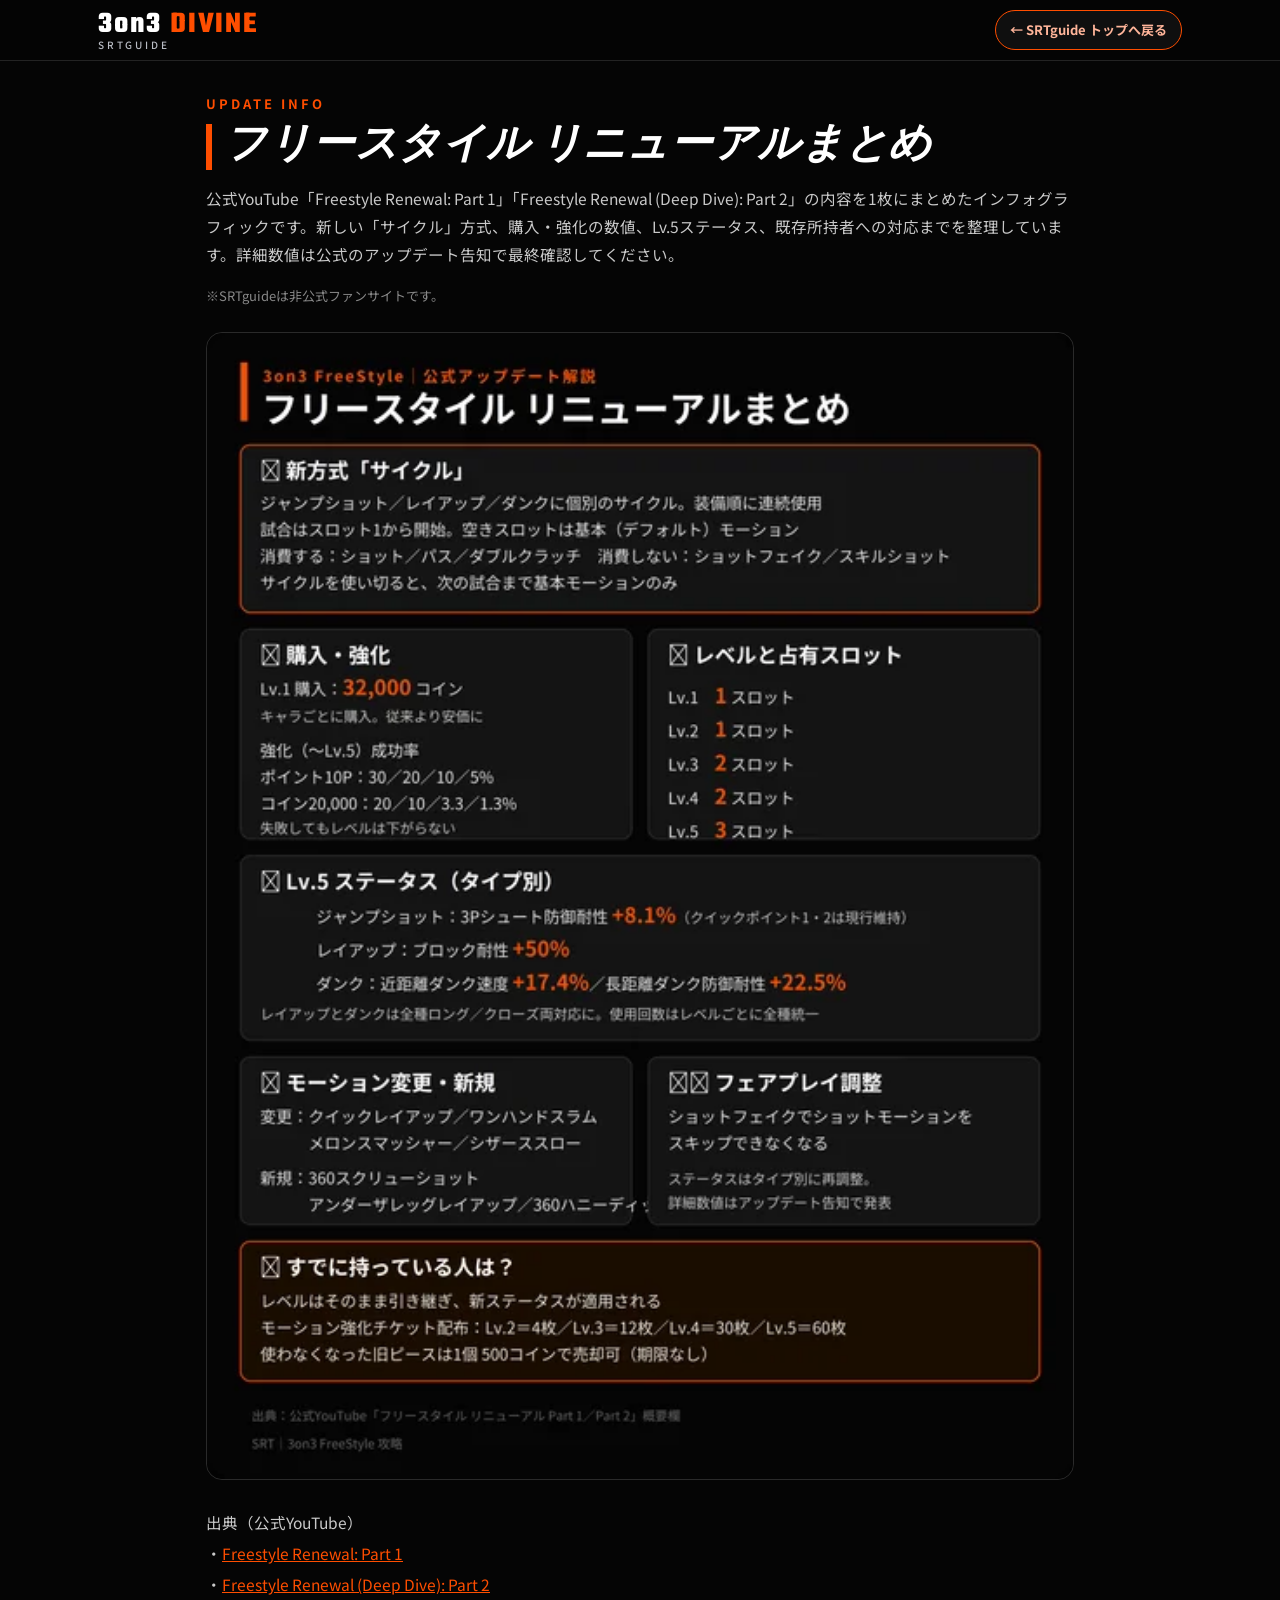
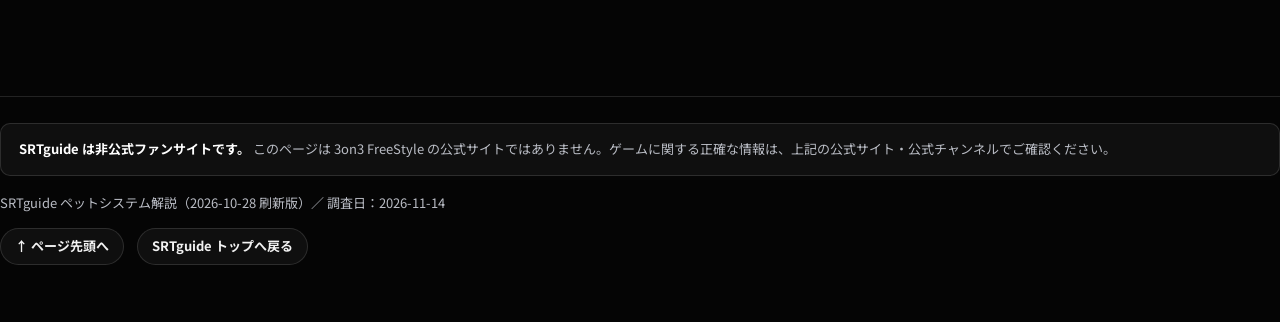
<file: freestyle.html>
<!doctype html>
<html lang="ja">
  <head>
    <meta charset="utf-8" />
    <meta name="viewport" content="width=device-width, initial-scale=1, viewport-fit=cover" />
    <meta name="color-scheme" content="dark" />
    <link rel="icon" href="data:," />
    <title>フリースタイル リニューアルまとめ｜SRTguide</title>
    <link rel="preconnect" href="https://fonts.googleapis.com" />
    <link rel="preconnect" href="https://fonts.gstatic.com" crossorigin />
    <link href="https://fonts.googleapis.com/css2?family=Teko:wght@500;600;700&family=Noto+Sans+JP:wght@400;500;700;900&display=swap" rel="stylesheet" />
    <style>
      :root{
        --bg:#050505;
        --bg2:#0b0b0d;
        --panel:rgba(255,255,255,.045);
        --panel2:rgba(255,255,255,.07);
        --line:rgba(255,255,255,.12);
        --text:#f2f2f2;
        --muted:#b9bcc4;
        --accent:#ff4e00;
        --accent-soft:rgba(255,78,0,.14);
        --bronze:#d08a4e;
        --silver:#d7dde6;
        --gold:#ffd23f;
        --platinum:#22e6ff;
        --radius:10px;
      }
      *{box-sizing:border-box}
      html{scroll-behavior:smooth}
      body{
        margin:0;background:var(--bg);color:var(--text);
        font-family:"Noto Sans JP",system-ui,sans-serif;
        font-size:15.5px;line-height:1.75;
        -webkit-text-size-adjust:100%;
      }
      button,[role="button"],select,summary,input:not([type="checkbox"],[type="radio"]){min-height:2.25rem}
      a{color:#ffb59a}
      a:hover{color:#ffd2bf}
      .wrap{max-width:1120px;margin:0 auto;padding:0 18px}

      /* ---------- Header ---------- */
      header.site{
        position:sticky;top:0;z-index:50;
        background:rgba(5,5,5,.88);backdrop-filter:blur(10px);-webkit-backdrop-filter:blur(10px);
        border-bottom:1px solid var(--line);
      }
      .header-in{display:flex;align-items:center;gap:16px;min-height:60px;flex-wrap:wrap;padding-top:6px;padding-bottom:6px}
      .logo{font-family:"Teko",sans-serif;font-size:30px;font-weight:700;letter-spacing:.06em;line-height:1;color:#fff;text-decoration:none;white-space:nowrap}
      .logo em{font-style:normal;color:var(--accent)}
      .logo small{display:block;font-family:"Noto Sans JP",sans-serif;font-size:10px;font-weight:500;letter-spacing:.28em;color:var(--muted)}
      .header-nav{margin-left:auto;display:flex;gap:8px;flex-wrap:wrap}
      .header-nav a{
        color:var(--text);text-decoration:none;font-size:13px;font-weight:700;
        border:1px solid var(--line);border-radius:999px;padding:8px 14px;display:inline-flex;align-items:center;min-height:36px;
        background:var(--panel);
      }
      .header-nav a:hover{border-color:var(--accent);color:#fff}
      .header-nav a.home{border-color:var(--accent);color:#ffb59a}

      /* ---------- Hero ---------- */
      .hero{padding:52px 0 34px;border-bottom:1px solid var(--line);
        background:
          radial-gradient(700px 320px at 85% -60px, rgba(255,78,0,.20), transparent 60%),
          radial-gradient(500px 260px at 8% 0, rgba(34,230,255,.07), transparent 60%),
          var(--bg);
      }
      .hero .patch{display:inline-flex;gap:8px;align-items:center;flex-wrap:wrap;font-size:12.5px;font-weight:700;letter-spacing:.08em;color:var(--muted)}
      .hero .patch b{color:#fff;background:var(--accent);border-radius:4px;padding:2px 9px;letter-spacing:.05em}
      h1{
        font-family:"Teko","Noto Sans JP",sans-serif;font-weight:700;
        font-size:clamp(38px,7vw,64px);line-height:1.08;letter-spacing:.02em;
        margin:14px 0 6px;color:#fff;
      }
      h1 .accent{color:var(--accent)}
      .hero .sub{font-size:16px;color:var(--muted);max-width:760px;margin:0}
      .hero-key{
        margin-top:22px;background:var(--panel);border:1px solid var(--line);border-left:5px solid var(--accent);
        border-radius:var(--radius);padding:16px 20px;backdrop-filter:blur(8px);-webkit-backdrop-filter:blur(8px);
        max-width:820px;
      }
      .hero-key .k-title{font-weight:900;font-size:17px;color:#fff}
      .hero-key p{margin:6px 0 0;color:var(--muted)}
      .hero-key p b{color:#fff}
      .hero-meta{margin-top:16px;font-size:12.5px;color:var(--muted)}

      /* ---------- Section nav ---------- */
      nav.toc{padding:18px 0 2px}
      nav.toc ul{display:flex;flex-wrap:wrap;gap:8px;list-style:none;margin:0;padding:0}
      nav.toc a{
        display:inline-flex;align-items:center;min-height:36px;padding:6px 14px;
        border:1px solid var(--line);border-radius:999px;background:var(--panel);
        color:var(--text);text-decoration:none;font-size:13px;font-weight:700;
      }
      nav.toc a:hover{border-color:var(--accent)}

      /* ---------- Sections ---------- */
      section{padding:38px 0 6px}
      h2{
        font-family:"Teko","Noto Sans JP",sans-serif;font-weight:600;
        font-size:clamp(28px,4.6vw,38px);letter-spacing:.03em;line-height:1.15;
        color:#fff;margin:0 0 6px;padding-left:14px;border-left:5px solid var(--accent);
      }
      h2 .en{color:var(--accent);font-size:.62em;letter-spacing:.12em;margin-left:10px;vertical-align:.18em}
      .lead{color:var(--muted);margin:0 0 18px;max-width:820px}
      h3{font-size:17px;font-weight:900;color:#fff;margin:26px 0 10px}
      h3:first-of-type{margin-top:8px}

      .card{
        background:var(--panel);border:1px solid var(--line);border-radius:var(--radius);
        padding:18px 20px;backdrop-filter:blur(8px);-webkit-backdrop-filter:blur(8px);
      }
      .grid2{display:grid;grid-template-columns:1fr 1fr;gap:14px}
      .grid3{display:grid;grid-template-columns:repeat(3,1fr);gap:14px}
      @media (max-width:760px){.grid2,.grid3{grid-template-columns:1fr}}

      ul.tight{margin:6px 0;padding-left:1.25em}
      ul.tight li{margin:4px 0}
      .note{font-size:13px;color:var(--muted)}
      .warn{
        border:1px solid rgba(255,210,63,.45);background:rgba(255,210,63,.07);
        border-radius:var(--radius);padding:14px 18px;
      }
      .warn .w-title{font-weight:900;color:var(--gold)}
      .strike{color:var(--muted)}
      .tag{display:inline-block;font-size:11.5px;font-weight:700;border:1px solid var(--line);border-radius:999px;padding:1px 9px;color:var(--muted);vertical-align:.1em}

      /* ---------- Tables ---------- */
      .table-scroll{overflow-x:auto;border:1px solid var(--line);border-radius:var(--radius);background:var(--panel)}
      table{border-collapse:collapse;width:100%;font-size:14px;min-width:560px}
      caption{text-align:left;font-weight:900;color:#fff;padding:12px 16px 4px;font-size:15px}
      th,td{padding:10px 14px;text-align:left;border-top:1px solid var(--line);vertical-align:top}
      thead th{border-top:none;background:rgba(255,255,255,.06);color:#fff;font-size:12.5px;letter-spacing:.04em;white-space:nowrap}
      tbody th{color:#fff;font-weight:700;white-space:nowrap}
      td.num,th.num{text-align:right;font-variant-numeric:tabular-nums;white-space:nowrap}
      .plain-table{min-width:0}
      @media (max-width:640px){
        table{min-width:0}
        .resp thead{display:none}
        .resp tr{display:block;padding:8px 0;border-top:1px solid var(--line)}
        .resp tr:first-child{border-top:none}
        .resp td,.resp tbody th{display:flex;justify-content:space-between;gap:14px;border-top:none;padding:5px 14px;white-space:normal;text-align:right}
        .resp td::before,.resp tbody th::before{content:attr(data-label);color:var(--muted);font-size:12px;font-weight:700;text-align:left;flex:none}
        .resp td.num,.resp th.num{text-align:right}
        .resp tbody th{color:#fff}
      }

      /* ---------- Rate bar ---------- */
      .ratebar{display:flex;height:52px;border-radius:8px;overflow:hidden;border:1px solid var(--line);margin:14px 0 6px}
      .ratebar div{display:flex;align-items:center;justify-content:center;font-weight:900;color:#0a0a0a;font-size:15px;min-width:0;text-align:center;padding:0 4px}
      .ratebar .rb-bronze{background:linear-gradient(180deg,#e0a061,#b5713a);width:70%}
      .ratebar .rb-silver{background:linear-gradient(180deg,#eef2f7,#b9c2cf);width:25%}
      .ratebar .rb-gold{background:linear-gradient(180deg,#ffe066,#f0b90b);width:5%;font-size:12px}
      .rate-legend{display:flex;flex-wrap:wrap;gap:14px;font-size:13px;color:var(--muted);margin-bottom:8px}
      .rate-legend span b{color:#fff}
      .dot{display:inline-block;width:10px;height:10px;border-radius:3px;margin-right:5px;vertical-align:-1px}

      /* ---------- Grade chips / filters ---------- */
      .g-bronze{color:var(--bronze)} .g-silver{color:var(--silver)} .g-gold{color:var(--gold)} .g-platinum{color:var(--platinum)}
      .filters{display:flex;flex-wrap:wrap;gap:10px;align-items:center;margin:16px 0 6px}
      .fbtn{
        font-family:inherit;font-size:13.5px;font-weight:700;cursor:pointer;
        color:var(--text);background:var(--panel);border:1px solid var(--line);border-radius:999px;
        padding:8px 16px;min-height:38px;
      }
      .fbtn:hover{border-color:#fff}
      .fbtn.active{border-color:var(--accent);background:var(--accent-soft);color:#fff}
      .fbtn[data-grade="bronze"].active{border-color:var(--bronze);background:rgba(208,138,78,.15)}
      .fbtn[data-grade="silver"].active{border-color:var(--silver);background:rgba(215,221,230,.13)}
      .fbtn[data-grade="gold"].active{border-color:var(--gold);background:rgba(255,210,63,.13)}
      .fbtn[data-grade="platinum"].active{border-color:var(--platinum);background:rgba(34,230,255,.12)}
      .searchbox{flex:1 1 220px;min-width:180px}
      .searchbox input{
        width:100%;font-family:inherit;font-size:15px;color:var(--text);
        background:var(--panel2);border:1px solid var(--line);border-radius:999px;padding:9px 16px;min-height:40px;
      }
      .searchbox input::placeholder{color:#8b8f98}
      .count-line{font-size:13px;color:var(--muted);margin:8px 0 14px}

      /* ---------- Pet cards ---------- */
      .pet-grid{display:grid;grid-template-columns:repeat(auto-fill,minmax(248px,1fr));gap:14px}
      .pet{
        border-radius:var(--radius);padding:15px 16px 13px;
        background:var(--panel);backdrop-filter:blur(8px);-webkit-backdrop-filter:blur(8px);
        border:1.5px solid var(--line);
      }
      .pet.bronze{border-color:var(--bronze);box-shadow:0 0 14px rgba(208,138,78,.22)}
      .pet.silver{border-color:var(--silver);box-shadow:0 0 14px rgba(215,221,230,.20)}
      .pet.gold{border-color:var(--gold);box-shadow:0 0 14px rgba(255,210,63,.22)}
      .pet.platinum{border-color:var(--platinum);box-shadow:0 0 16px rgba(34,230,255,.28)}
      .pet .p-top{display:flex;align-items:center;gap:8px;margin-bottom:6px}
      .pet .grade{
        font-family:"Teko",sans-serif;font-size:14px;font-weight:600;letter-spacing:.14em;
        padding:1px 9px;border-radius:4px;border:1px solid currentColor;line-height:1.5;
      }
      .pet.bronze .grade{color:var(--bronze)} .pet.silver .grade{color:var(--silver)}
      .pet.gold .grade{color:var(--gold)} .pet.platinum .grade{color:var(--platinum)}
      .pet .maxlv{margin-left:auto;font-size:11.5px;color:var(--muted);white-space:nowrap}
      .pet h4{margin:0;font-size:17.5px;font-weight:900;color:#fff;line-height:1.35}
      .pet .kor{font-size:12px;color:var(--muted);margin:1px 0 10px}
      .pet .ability{font-size:13.5px;font-weight:700;color:#ffd9c9;border-top:1px dashed var(--line);padding-top:9px;line-height:1.5}
      .pet .ability .a-label{display:block;font-size:10.5px;font-weight:700;letter-spacing:.14em;color:var(--muted)}
      .pet .vals{display:flex;align-items:baseline;gap:8px;margin-top:8px;font-variant-numeric:tabular-nums}
      .pet .vals .v1{font-size:14px;color:var(--muted)}
      .pet .vals .arrow{color:var(--accent);font-weight:900}
      .pet .vals .vmax{font-size:21px;font-weight:900;color:#fff}
      .pet .vals .v-label{font-size:10.5px;color:var(--muted);letter-spacing:.06em}
      .pet .p-img{display:block;width:100%;height:150px;object-fit:contain;padding:8px;margin:0 0 10px;background:rgba(255,255,255,.03);border:1px solid var(--line);border-radius:8px}
      .empty{border:1px dashed var(--line);border-radius:var(--radius);padding:26px;text-align:center;color:var(--muted)}

      /* ---------- 公式ガイド画像 ---------- */
      figure.shot{margin:18px 0 8px}
      figure.shot img{display:block;width:100%;max-width:760px;height:auto;border:1px solid var(--line);border-radius:var(--radius);background:var(--panel)}

      /* ---------- Sub ability tables ---------- */
      .sub-group{margin-bottom:22px}
      .sub-group h3 .cnt{color:var(--muted);font-size:13px;font-weight:700}
      td .init{font-weight:700;color:#fff;font-variant-numeric:tabular-nums}

      /* ---------- Sources / footer ---------- */
      .sources{list-style:none;margin:10px 0;padding:0}
      .sources li{padding:9px 0;border-top:1px solid var(--line);font-size:14px}
      .sources li:first-child{border-top:none}
      .sources .s-label{font-weight:900;color:#fff;margin-right:8px}
      .sources a{word-break:break-all}
      footer{margin-top:48px;border-top:1px solid var(--line);padding:26px 0 44px;color:var(--muted);font-size:13px}
      footer .fan{border:1px solid var(--line);border-radius:var(--radius);background:var(--panel);padding:14px 18px;margin-bottom:16px}
      footer .fan b{color:#fff}
      .to-top{display:inline-flex;align-items:center;min-height:36px;padding:6px 14px;border:1px solid var(--line);border-radius:999px;color:var(--text);text-decoration:none;font-weight:700;font-size:13px;background:var(--panel)}
      .to-top:hover{border-color:var(--accent)}

      
    </style>
    </head>
  <body id="top">

    <header class="site">
      <div class="wrap header-in">
        <a class="logo" href="https://mirimaru.github.io/SRTguide/">3on3 <em>DIVINE</em><small>SRTGUIDE</small></a>
        <nav class="header-nav" aria-label="サイト内リンク">
          <a class="home" href="https://mirimaru.github.io/SRTguide/">← SRTguide トップへ戻る</a>
        </nav>
      </div>
    </header>
    <main style="max-width:900px;margin:0 auto;padding:24px 16px 48px;">
      <p style="color:#ff4e00;font-weight:700;letter-spacing:3px;font-size:13px;margin:8px 0;">UPDATE INFO</p>
      <h1 style="font-family:Teko,sans-serif;font-style:italic;font-size:42px;line-height:1.1;border-left:6px solid #ff4e00;padding-left:12px;margin:0 0 12px;">フリースタイル リニューアルまとめ</h1>
      <p style="color:#c9c9c9;line-height:1.8;">公式YouTube「Freestyle Renewal: Part 1」「Freestyle Renewal (Deep Dive): Part 2」の内容を1枚にまとめたインフォグラフィックです。新しい「サイクル」方式、購入・強化の数値、Lv.5ステータス、既存所持者への対応までを整理しています。詳細数値は公式のアップデート告知で最終確認してください。</p>
      <p style="color:#888;font-size:13px;">※SRTguideは非公式ファンサイトです。</p>
      <img src="freestyle-renewal-infographic.png" alt="フリースタイル リニューアルまとめ インフォグラフィック" style="width:100%;height:auto;border-radius:16px;border:1px solid #2a2a2a;margin-top:12px;">
      <div style="margin-top:20px;color:#c9c9c9;line-height:2;">
        <p style="margin:0;">出典（公式YouTube）</p>
        <p style="margin:0;">・<a href="https://youtu.be/KbkSREyxZtI" target="_blank" style="color:#ff4e00;">Freestyle Renewal: Part 1</a></p>
        <p style="margin:0;">・<a href="https://youtu.be/c51F49g8E-4" target="_blank" style="color:#ff4e00;">Freestyle Renewal (Deep Dive): Part 2</a></p>
      </div>
    </main>
      <footer>
        <div class="fan">
          <b>SRTguide は非公式ファンサイトです。</b> このページは 3on3 FreeStyle の公式サイトではありません。ゲームに関する正確な情報は、上記の公式サイト・公式チャンネルでご確認ください。
        </div>
        <p>SRTguide ペットシステム解説（2026-10-28 刷新版）／ 調査日：2026-11-14</p>
        <p><a class="to-top" href="#top">↑ ページ先頭へ</a>　<a class="to-top" href="https://mirimaru.github.io/SRTguide/">SRTguide トップへ戻る</a></p>
      </footer>
    </div>

    
  </body>
</html>
</file>
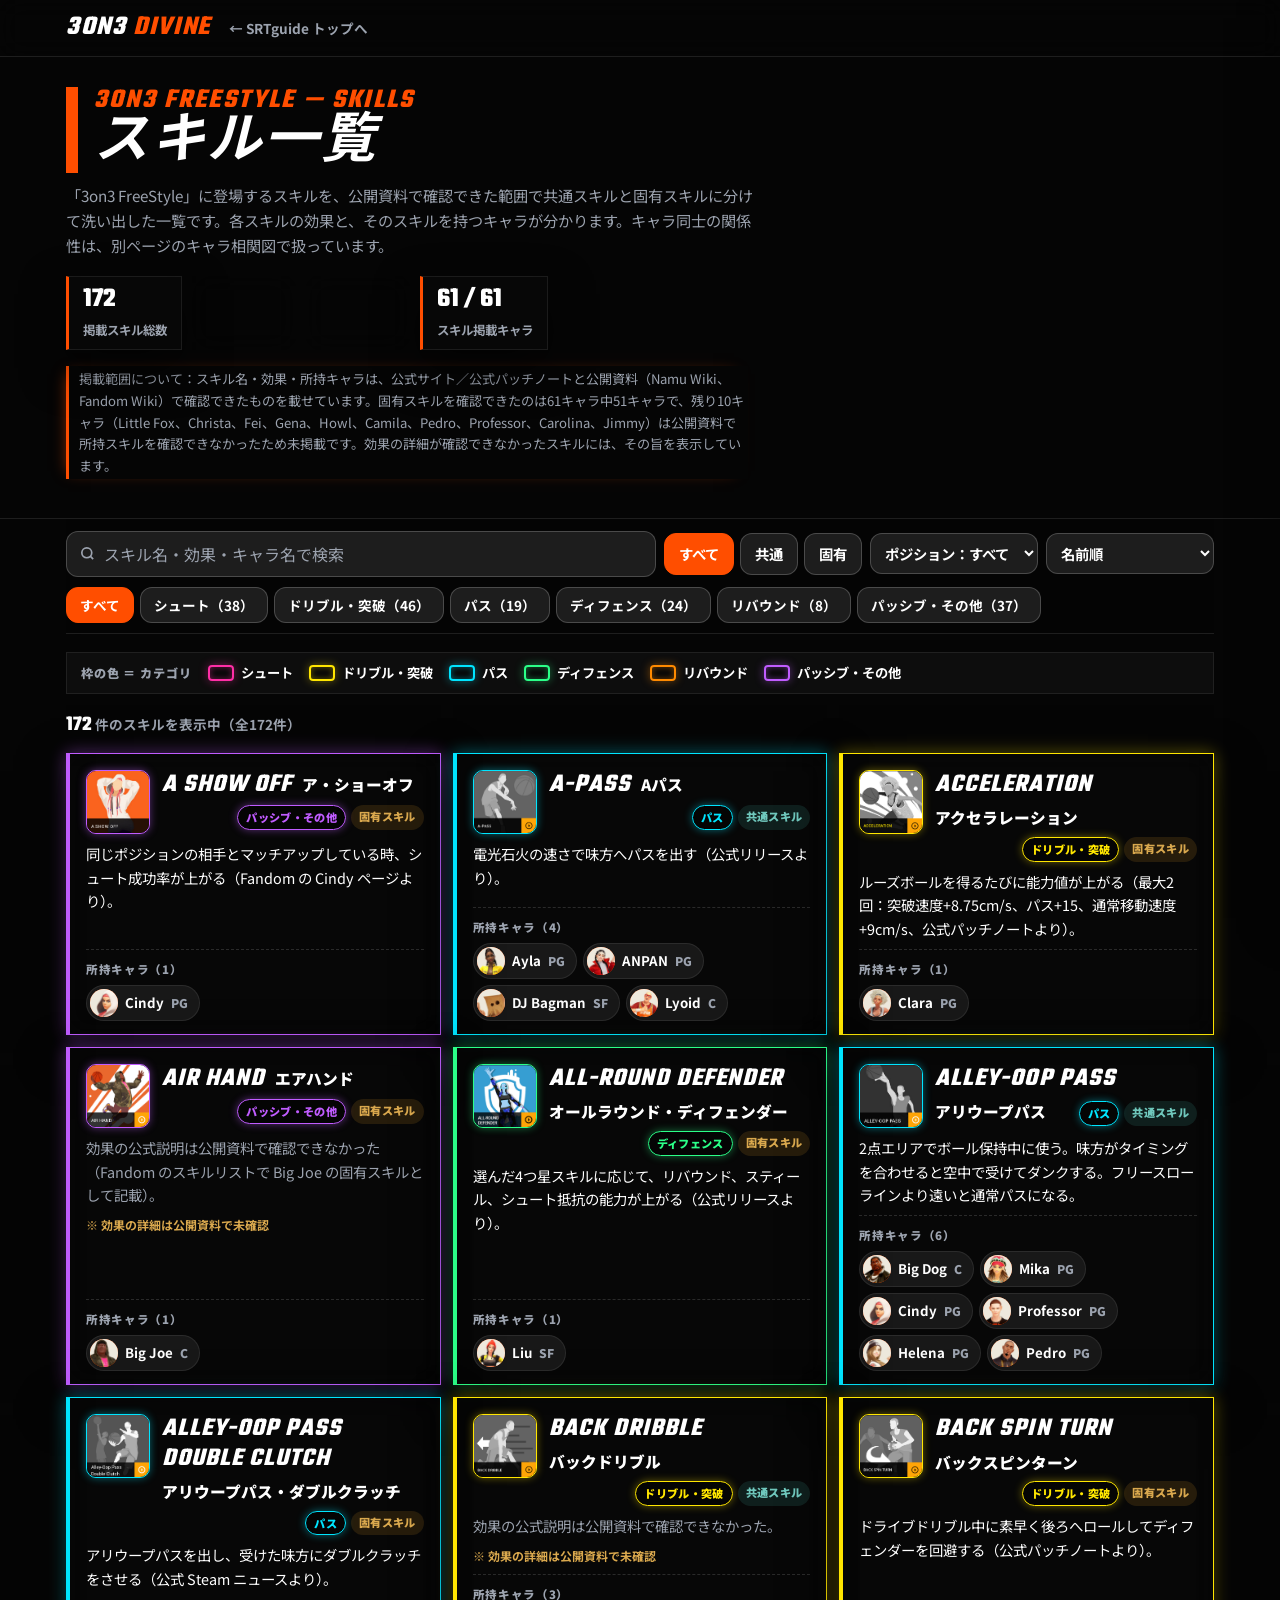
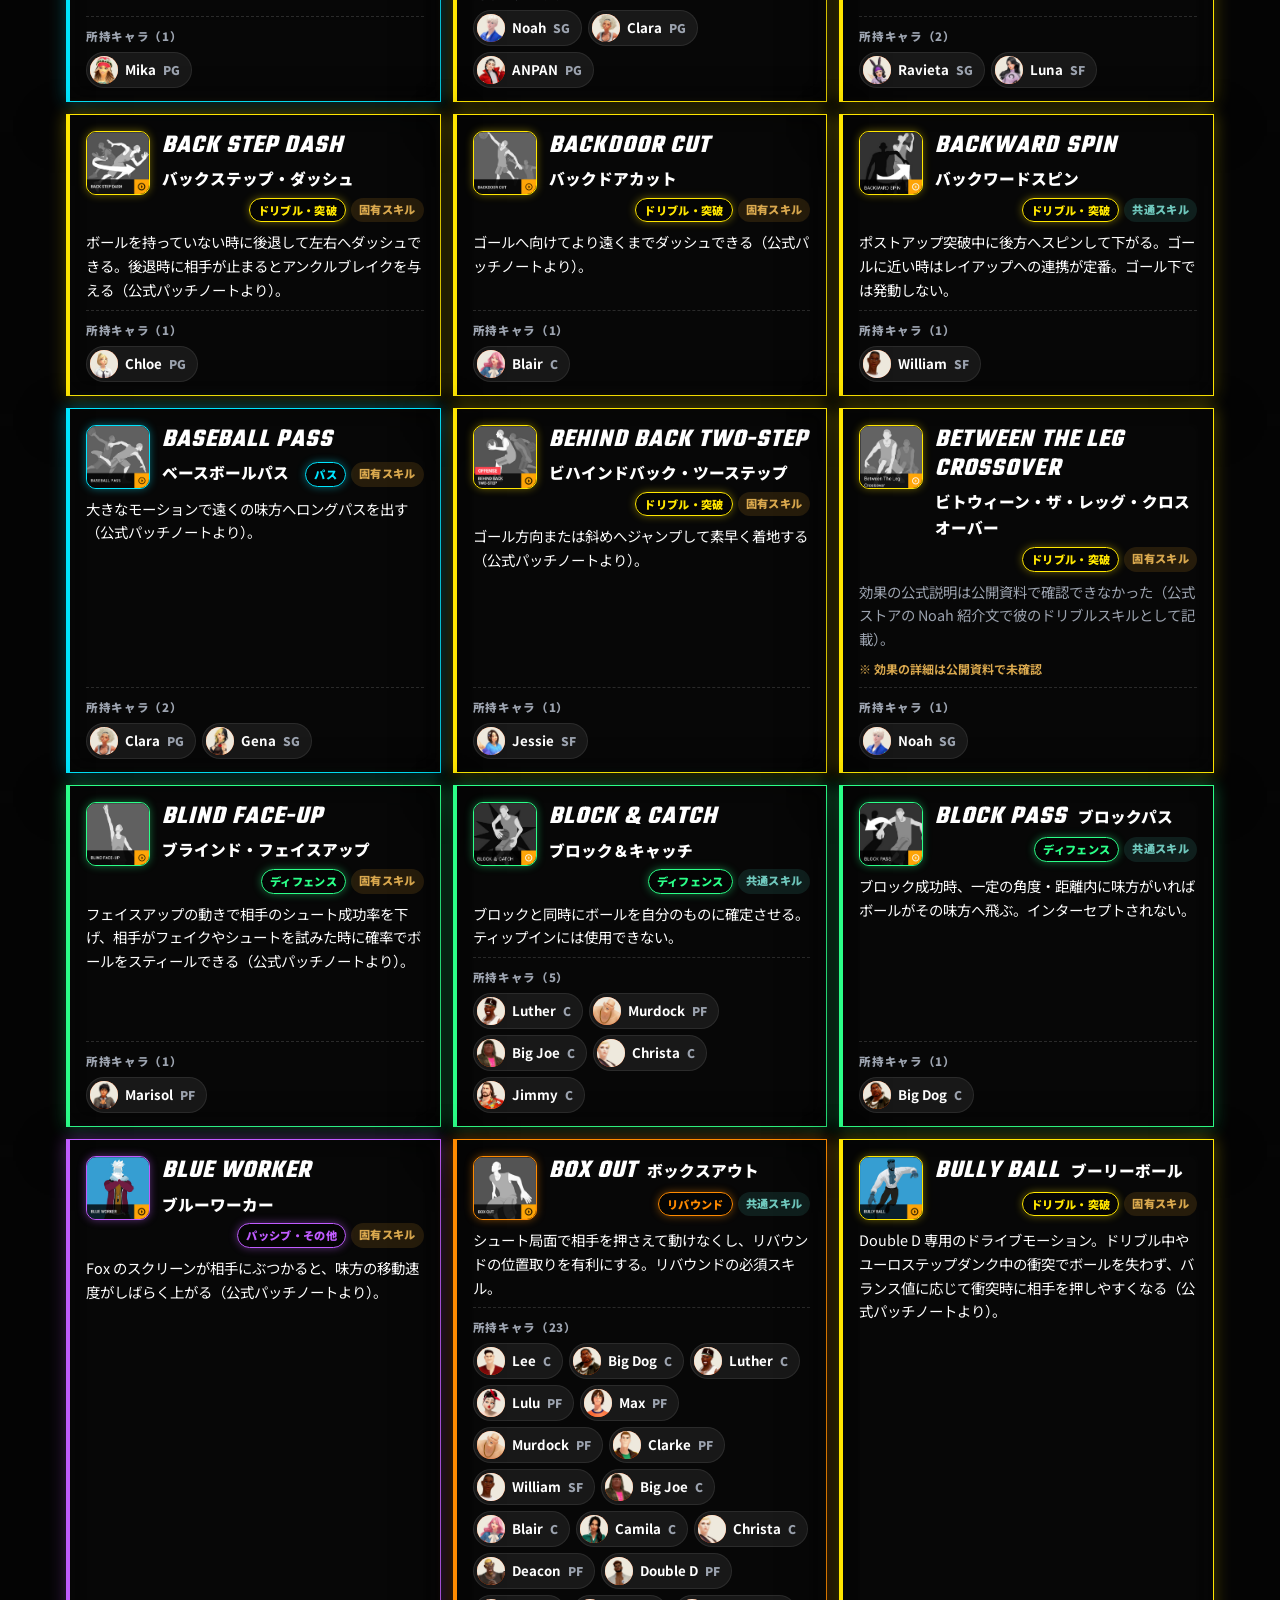
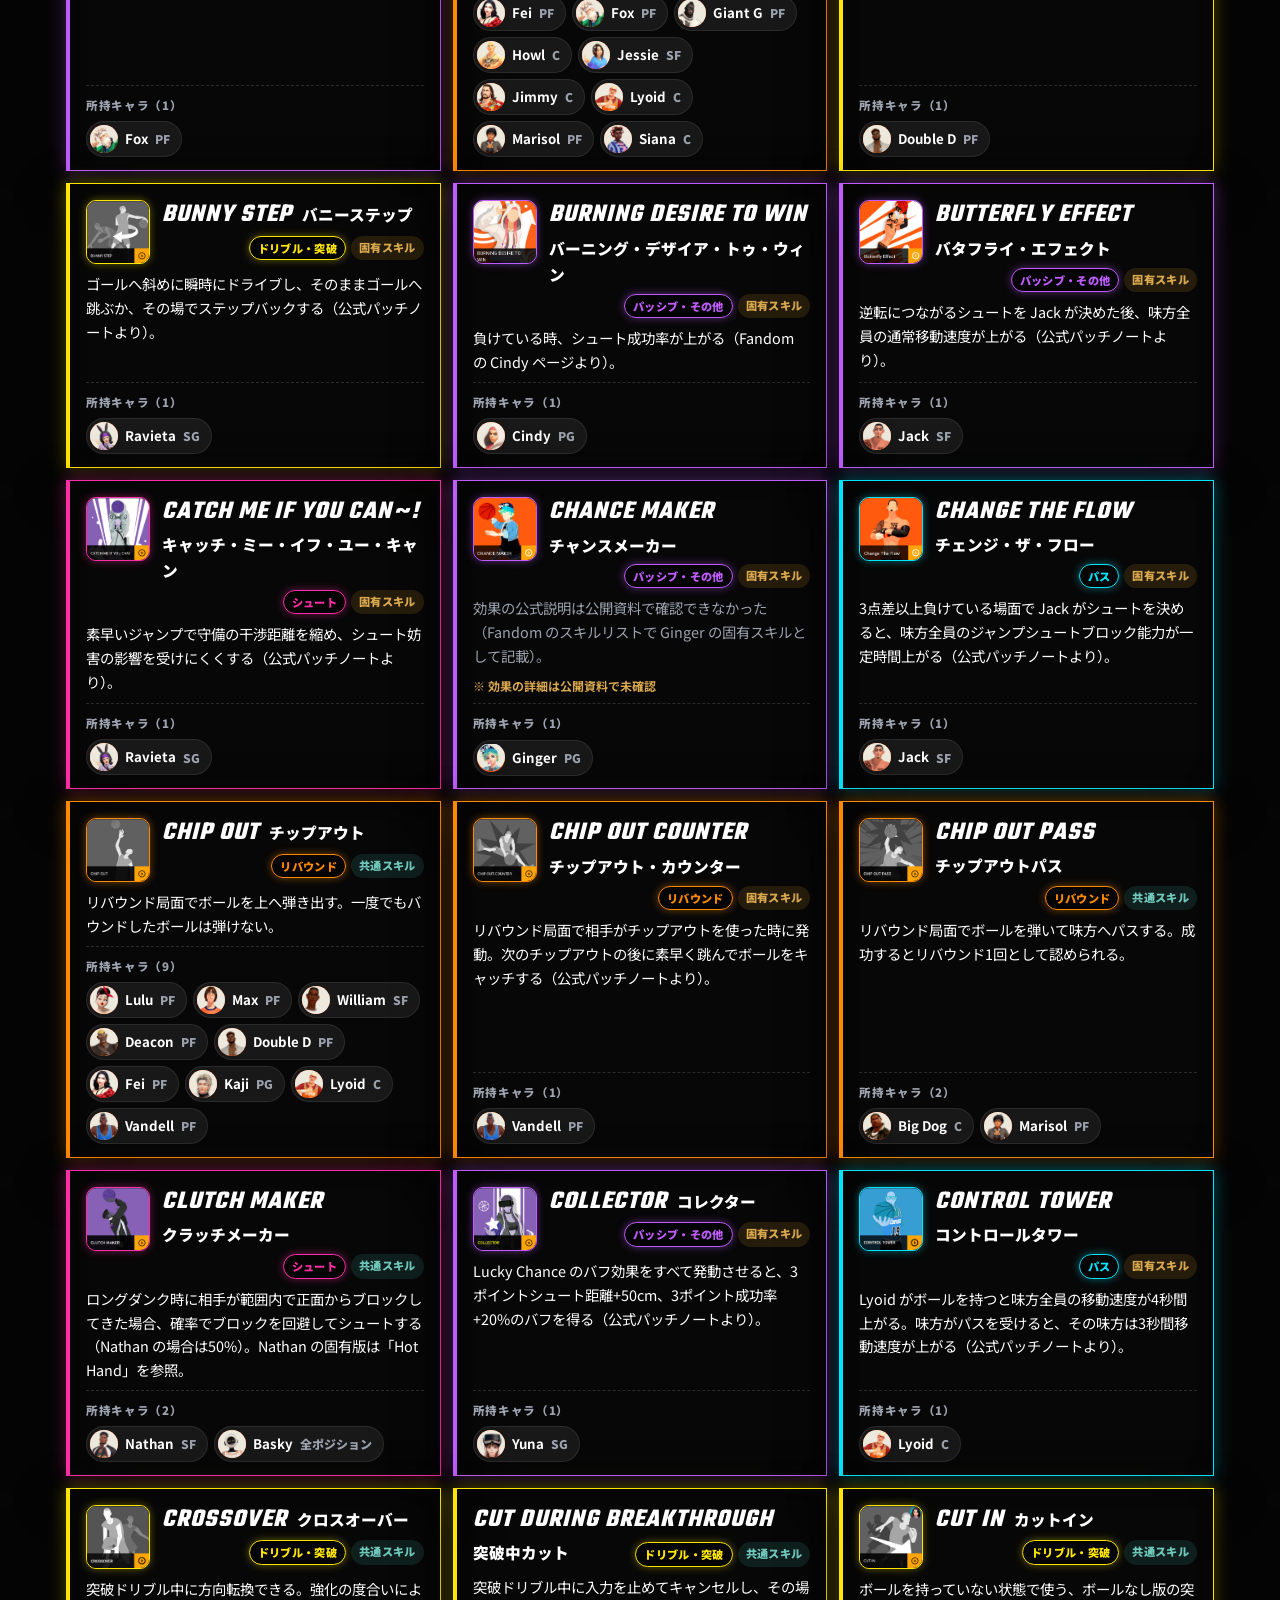
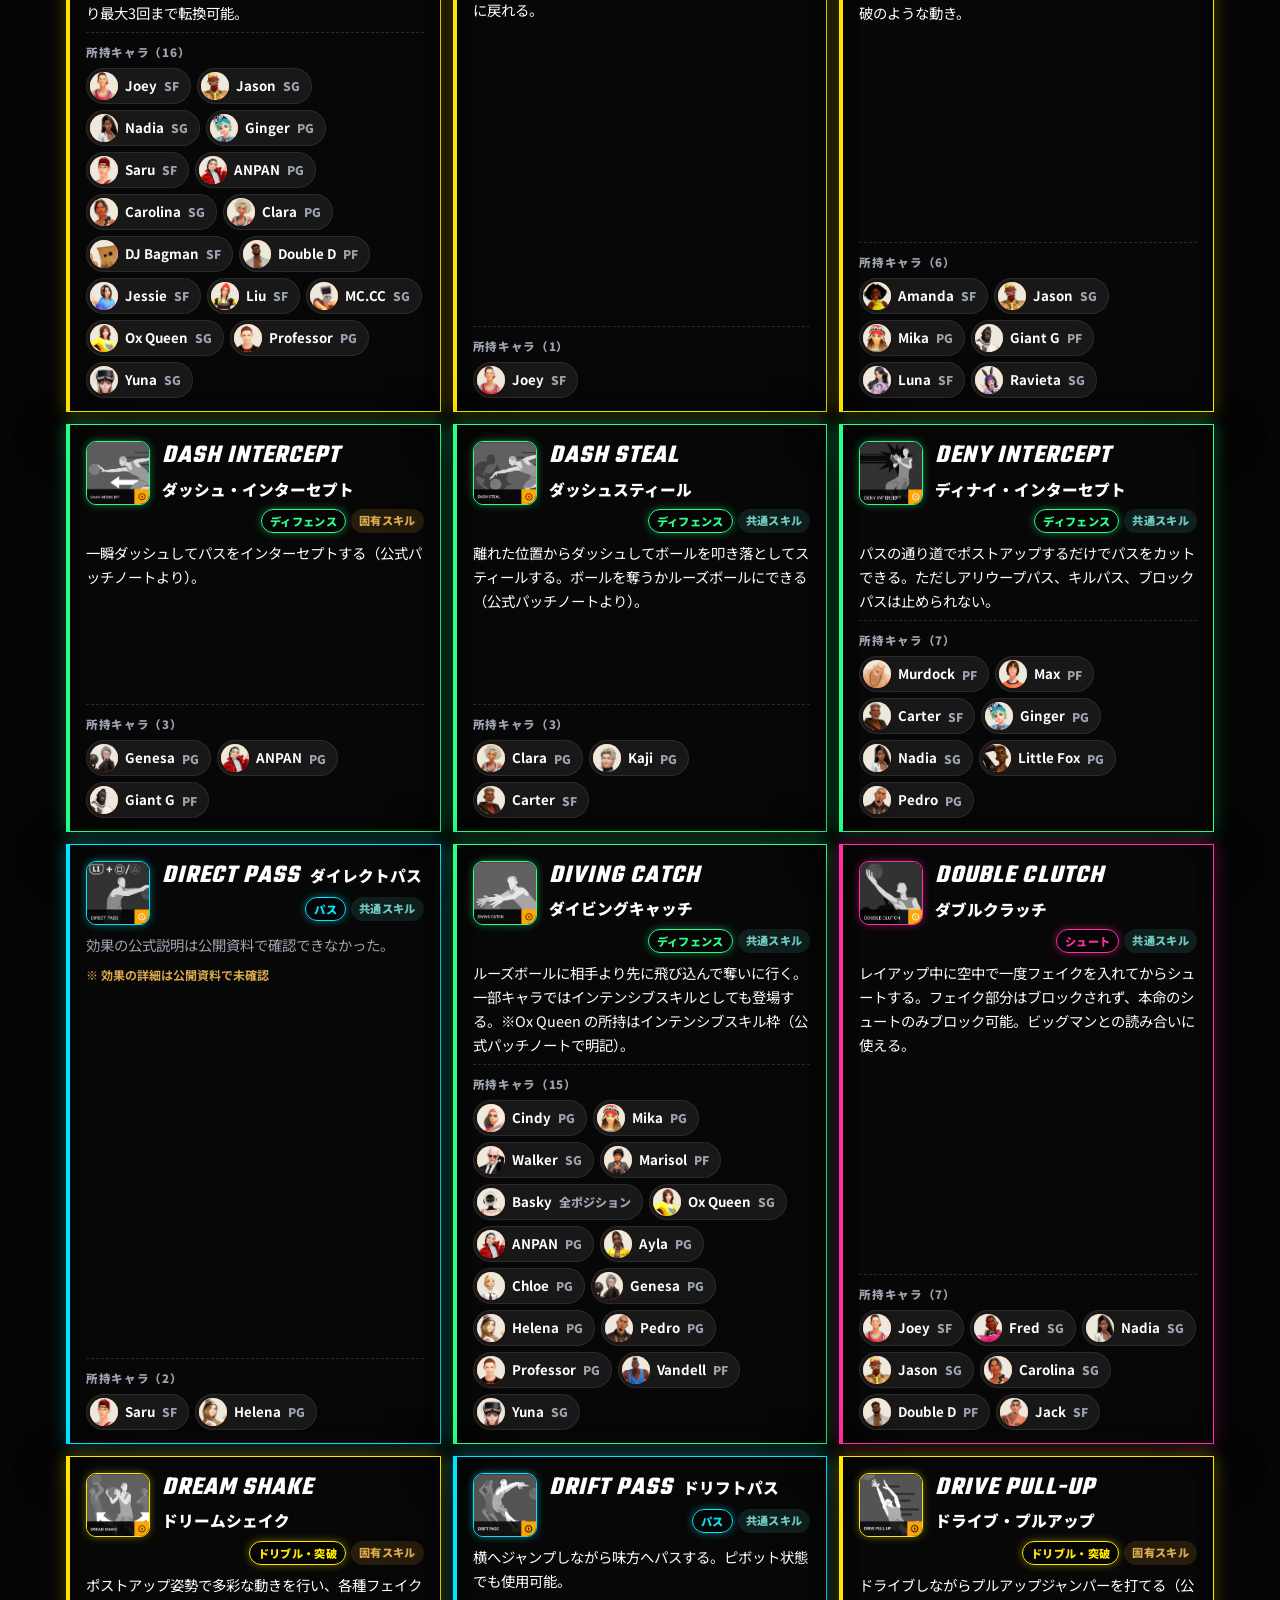
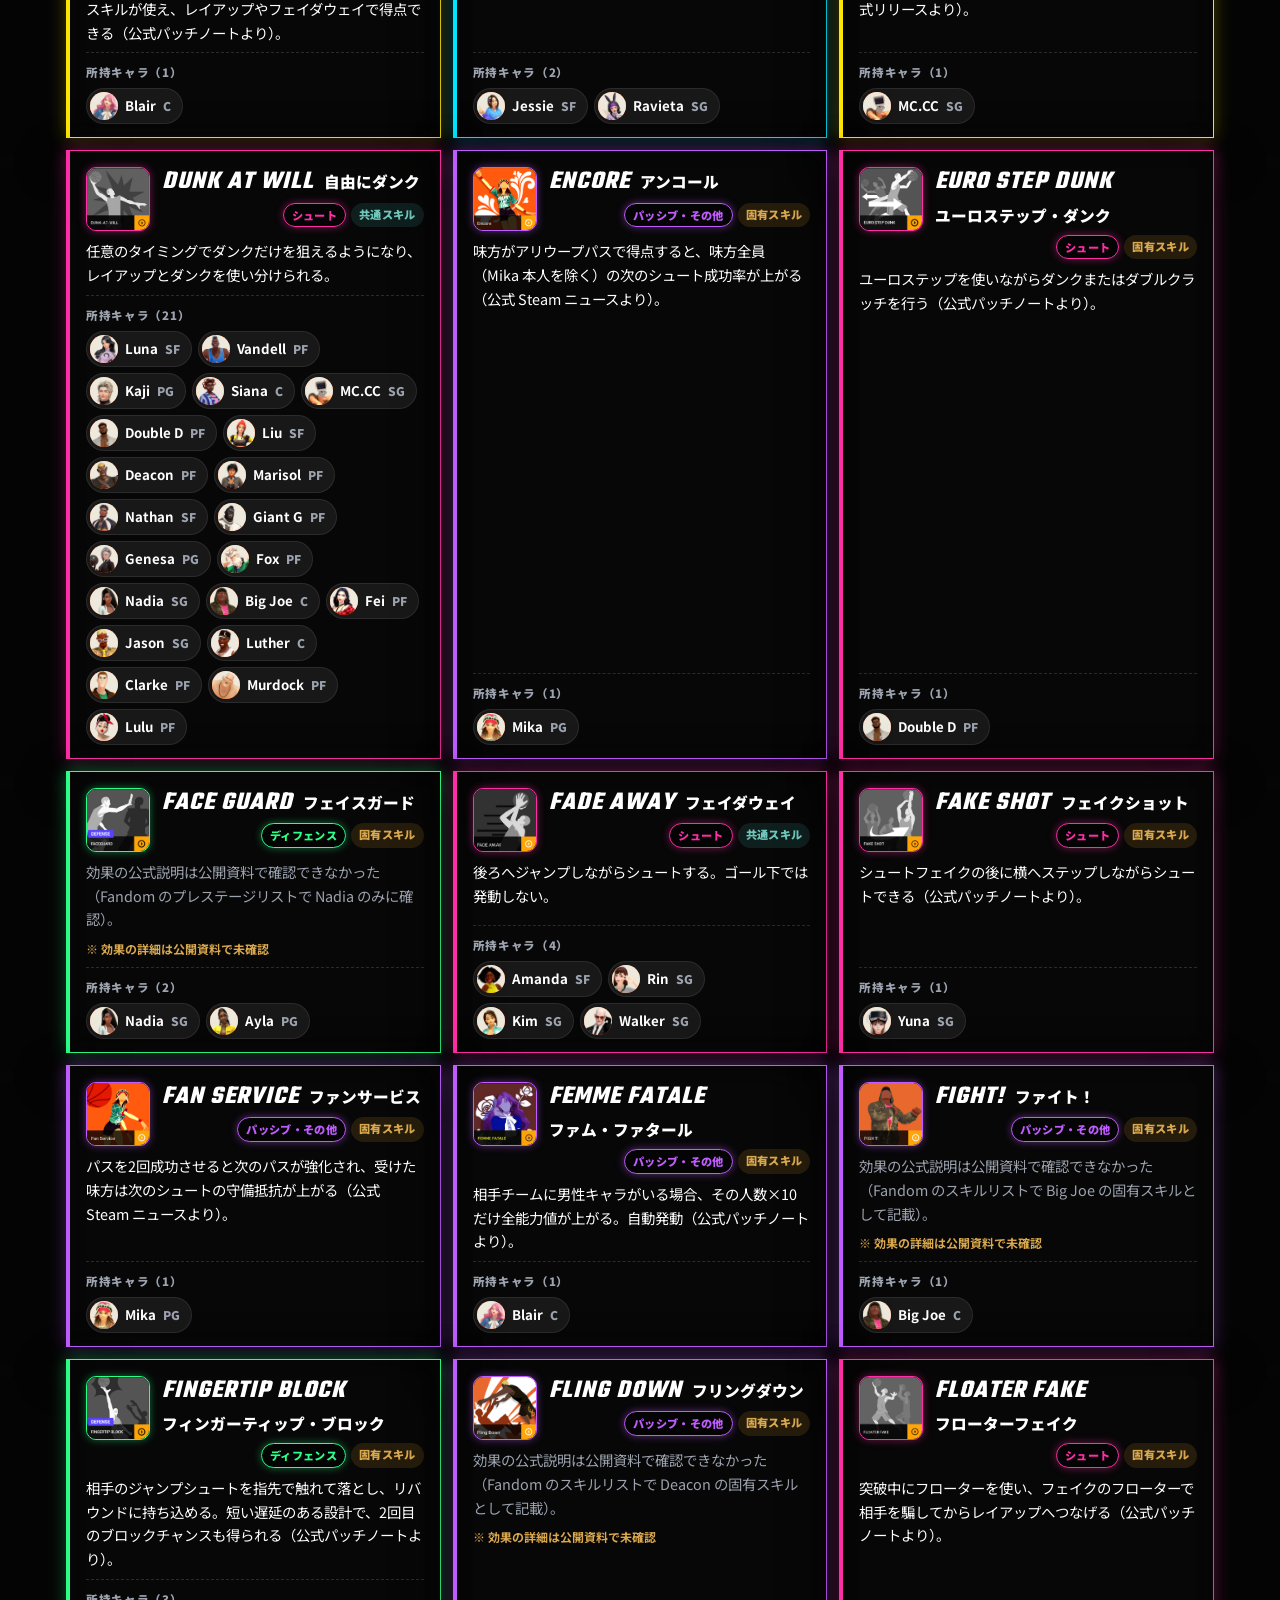
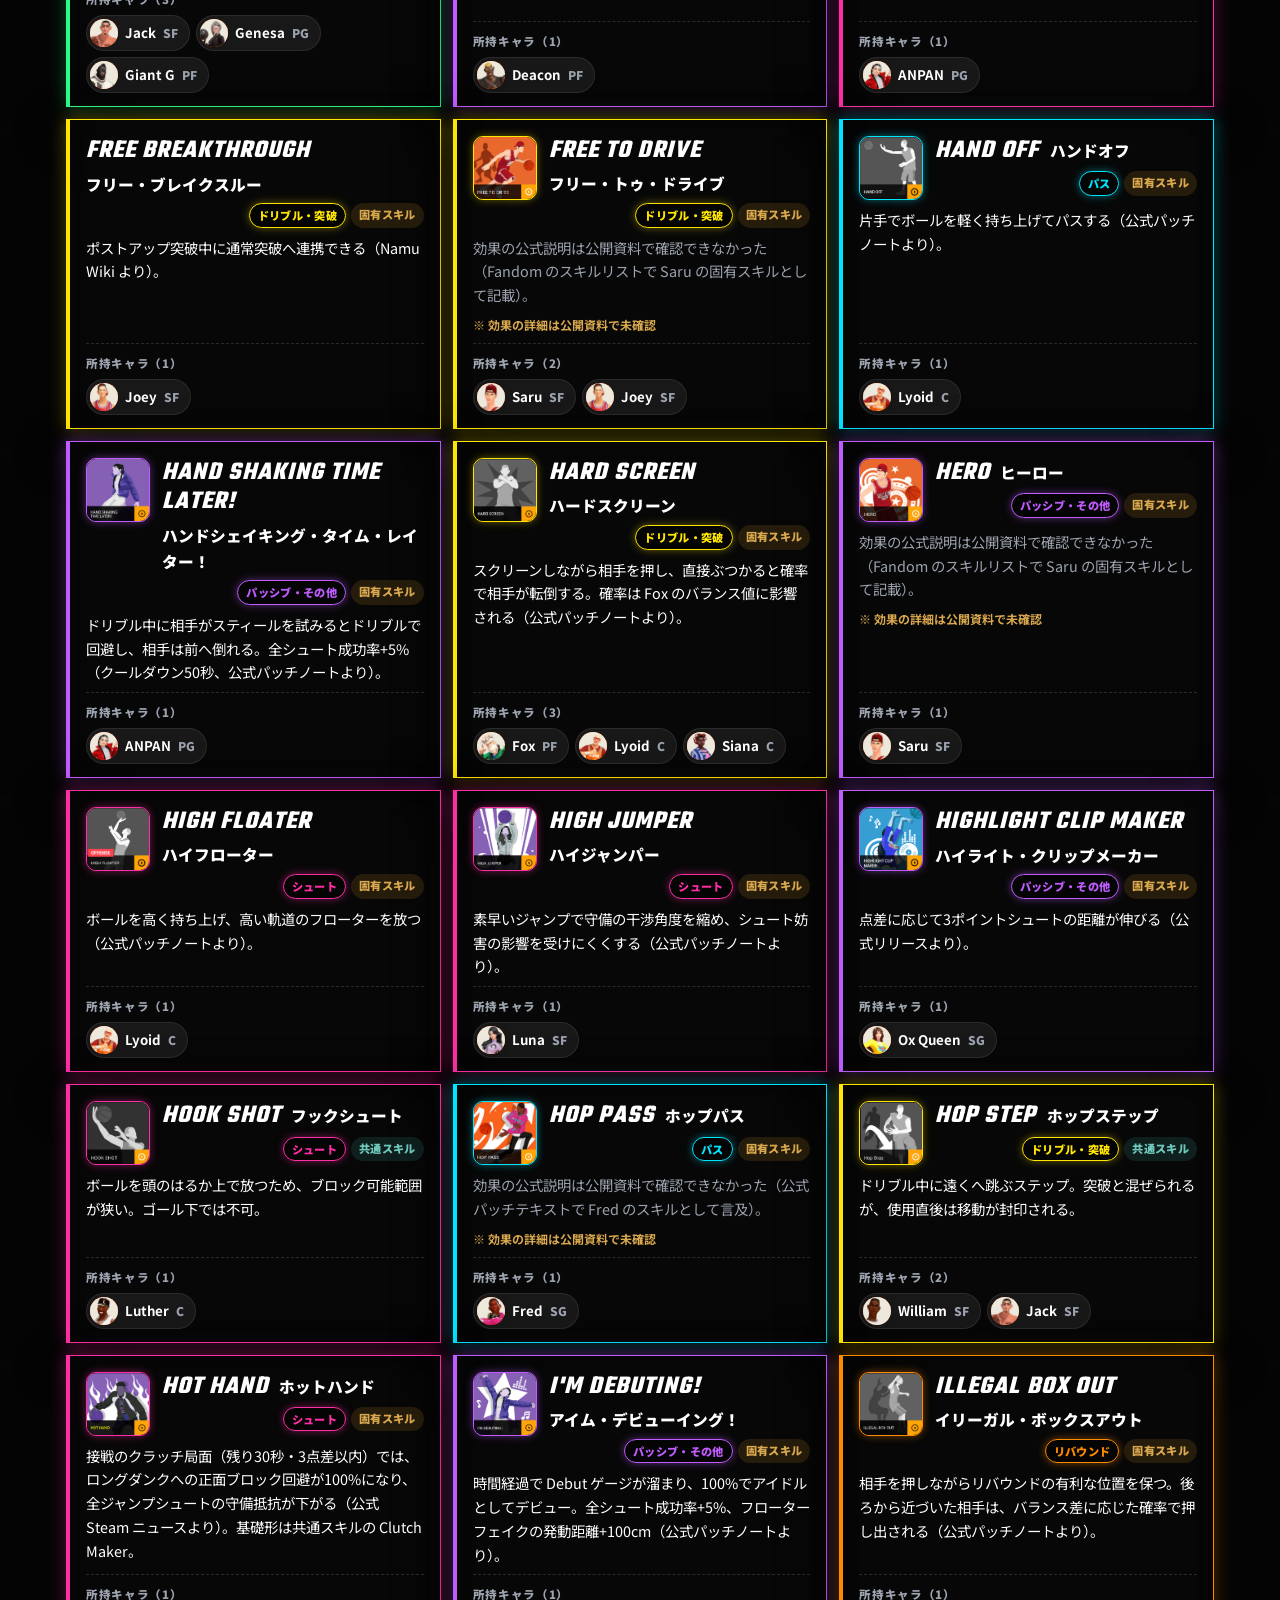
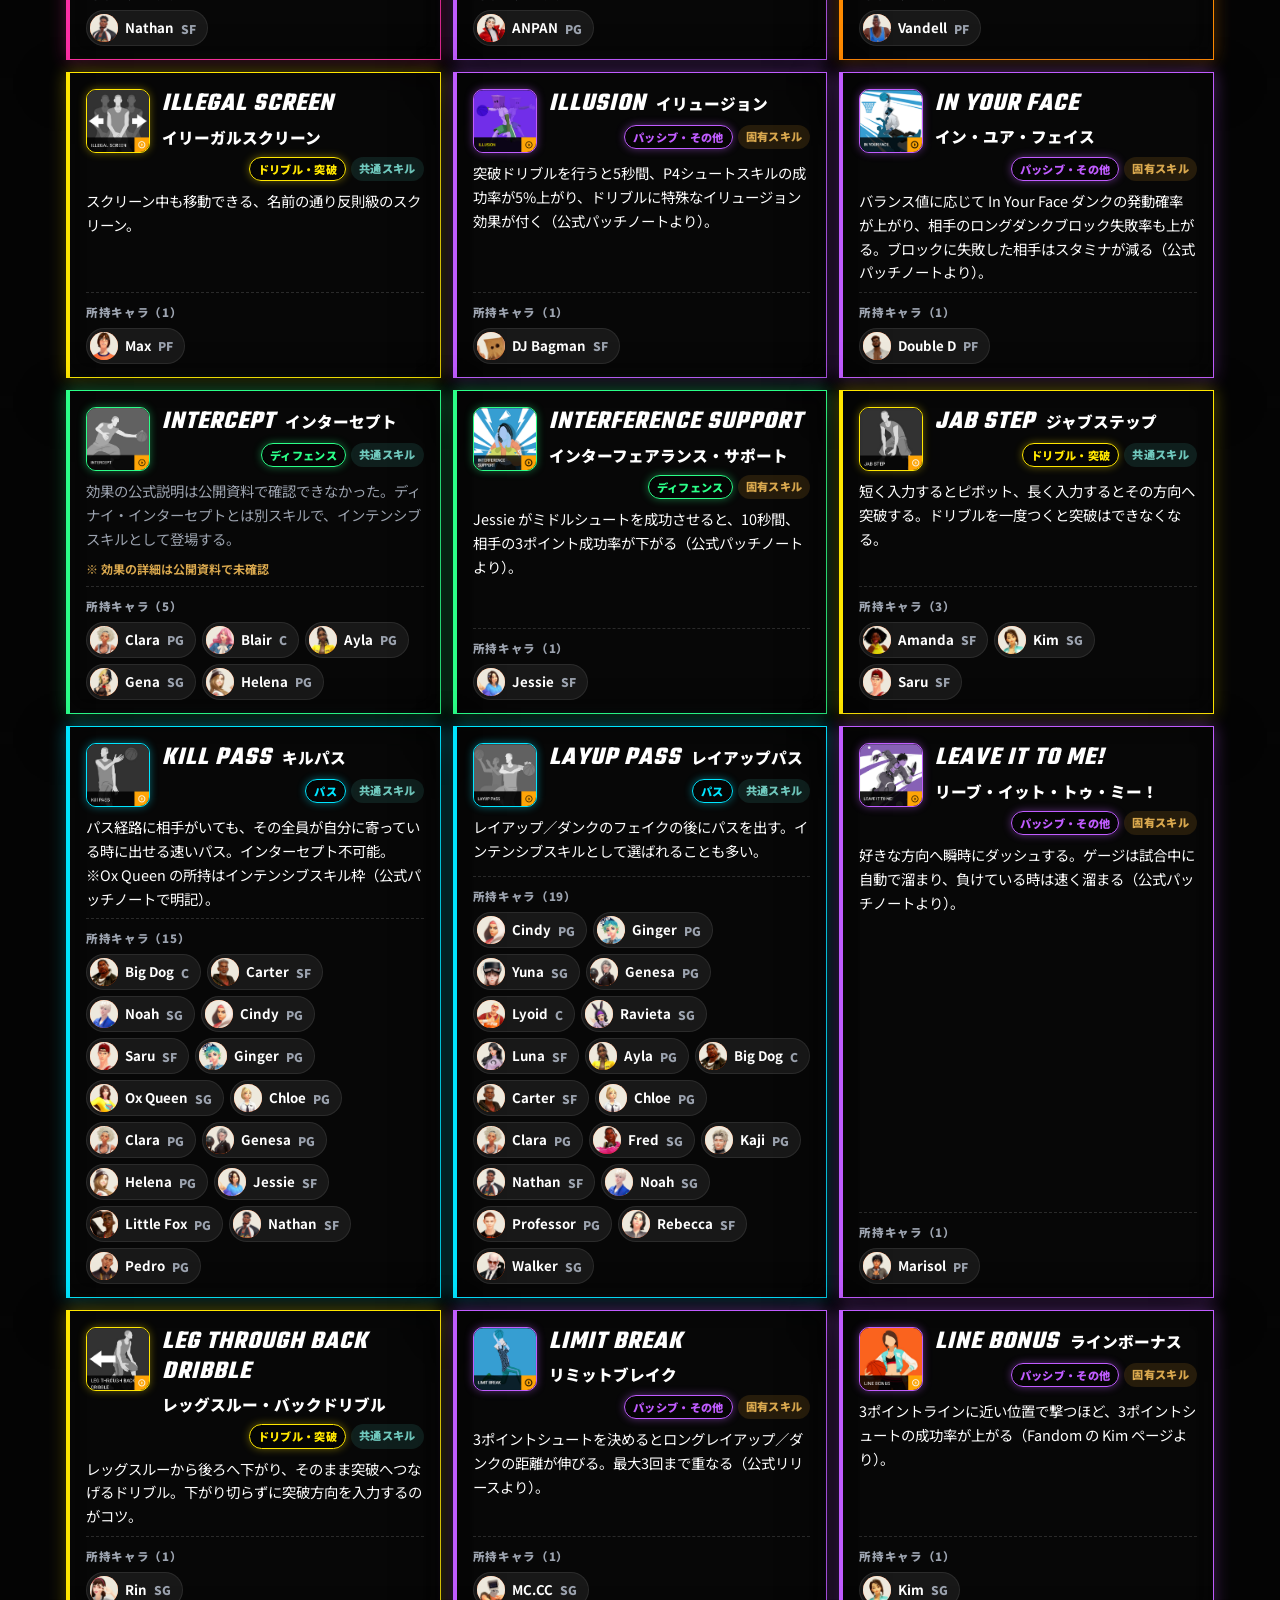
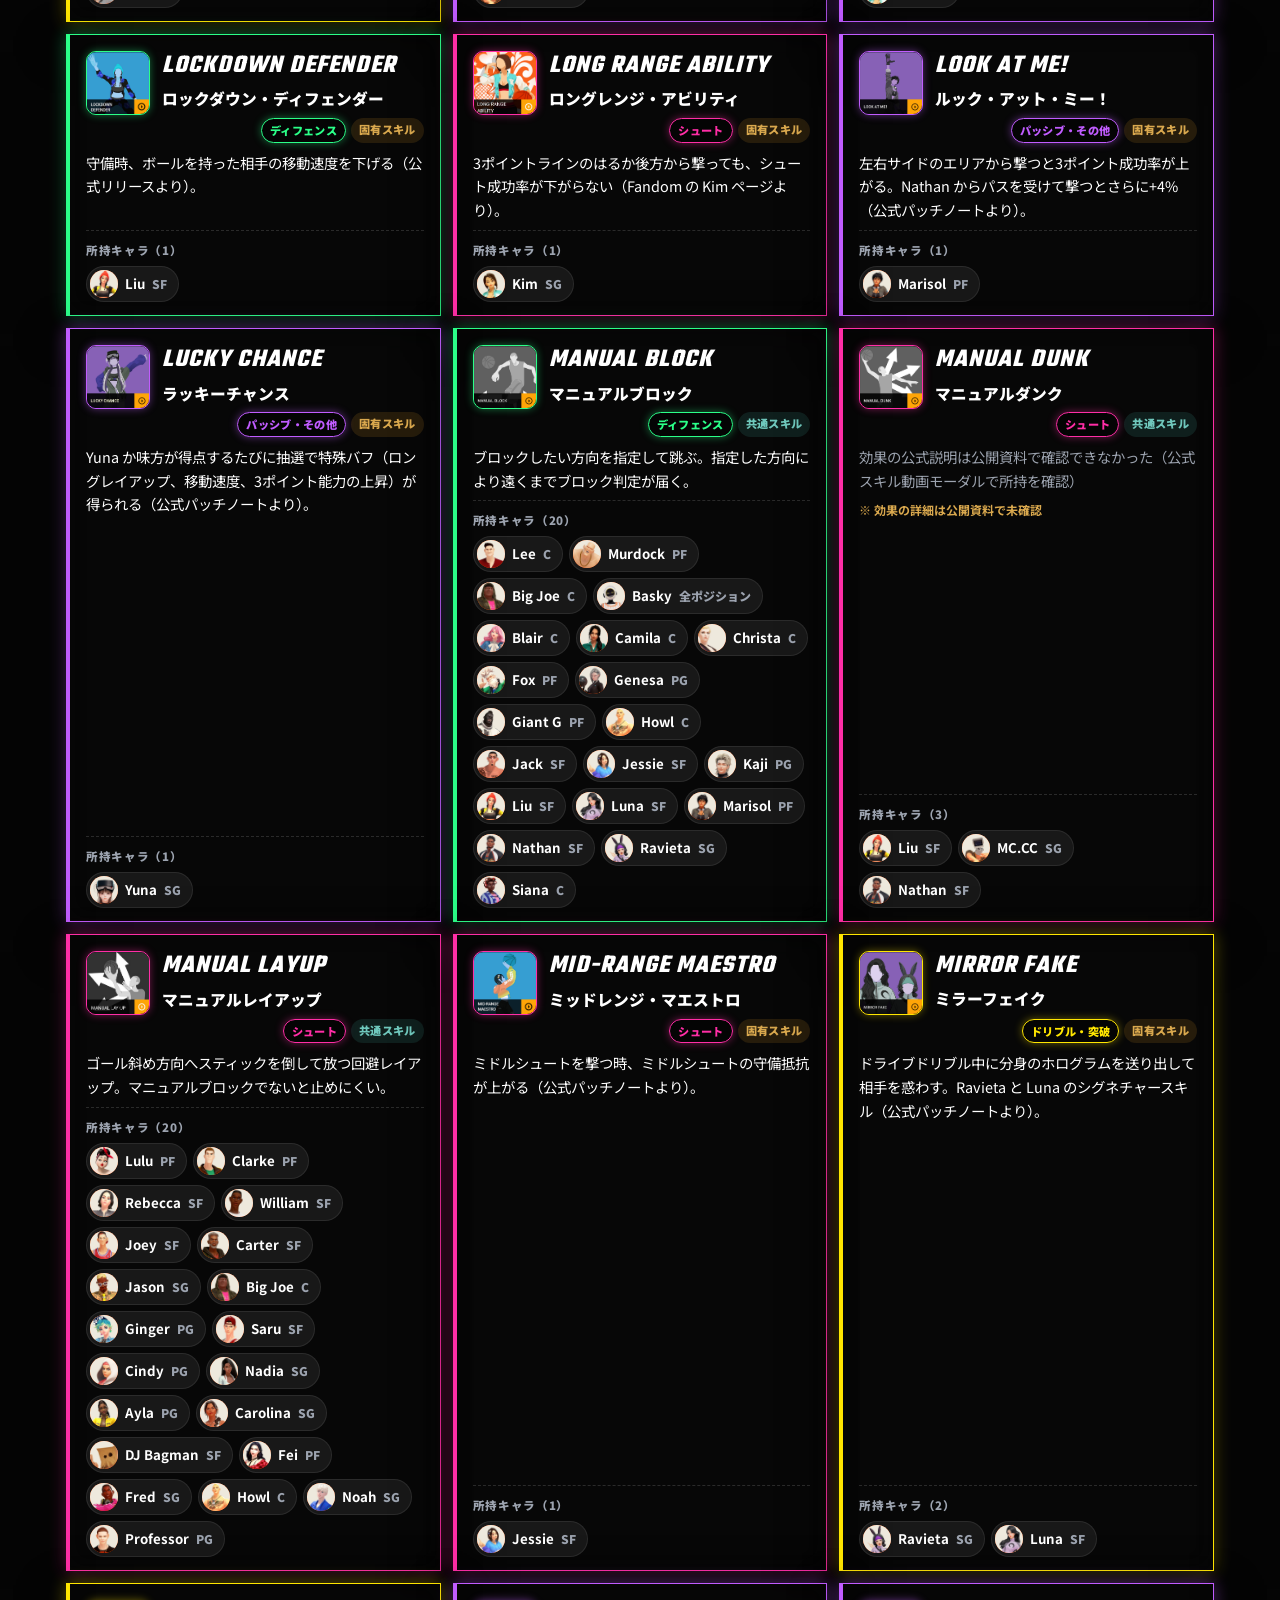
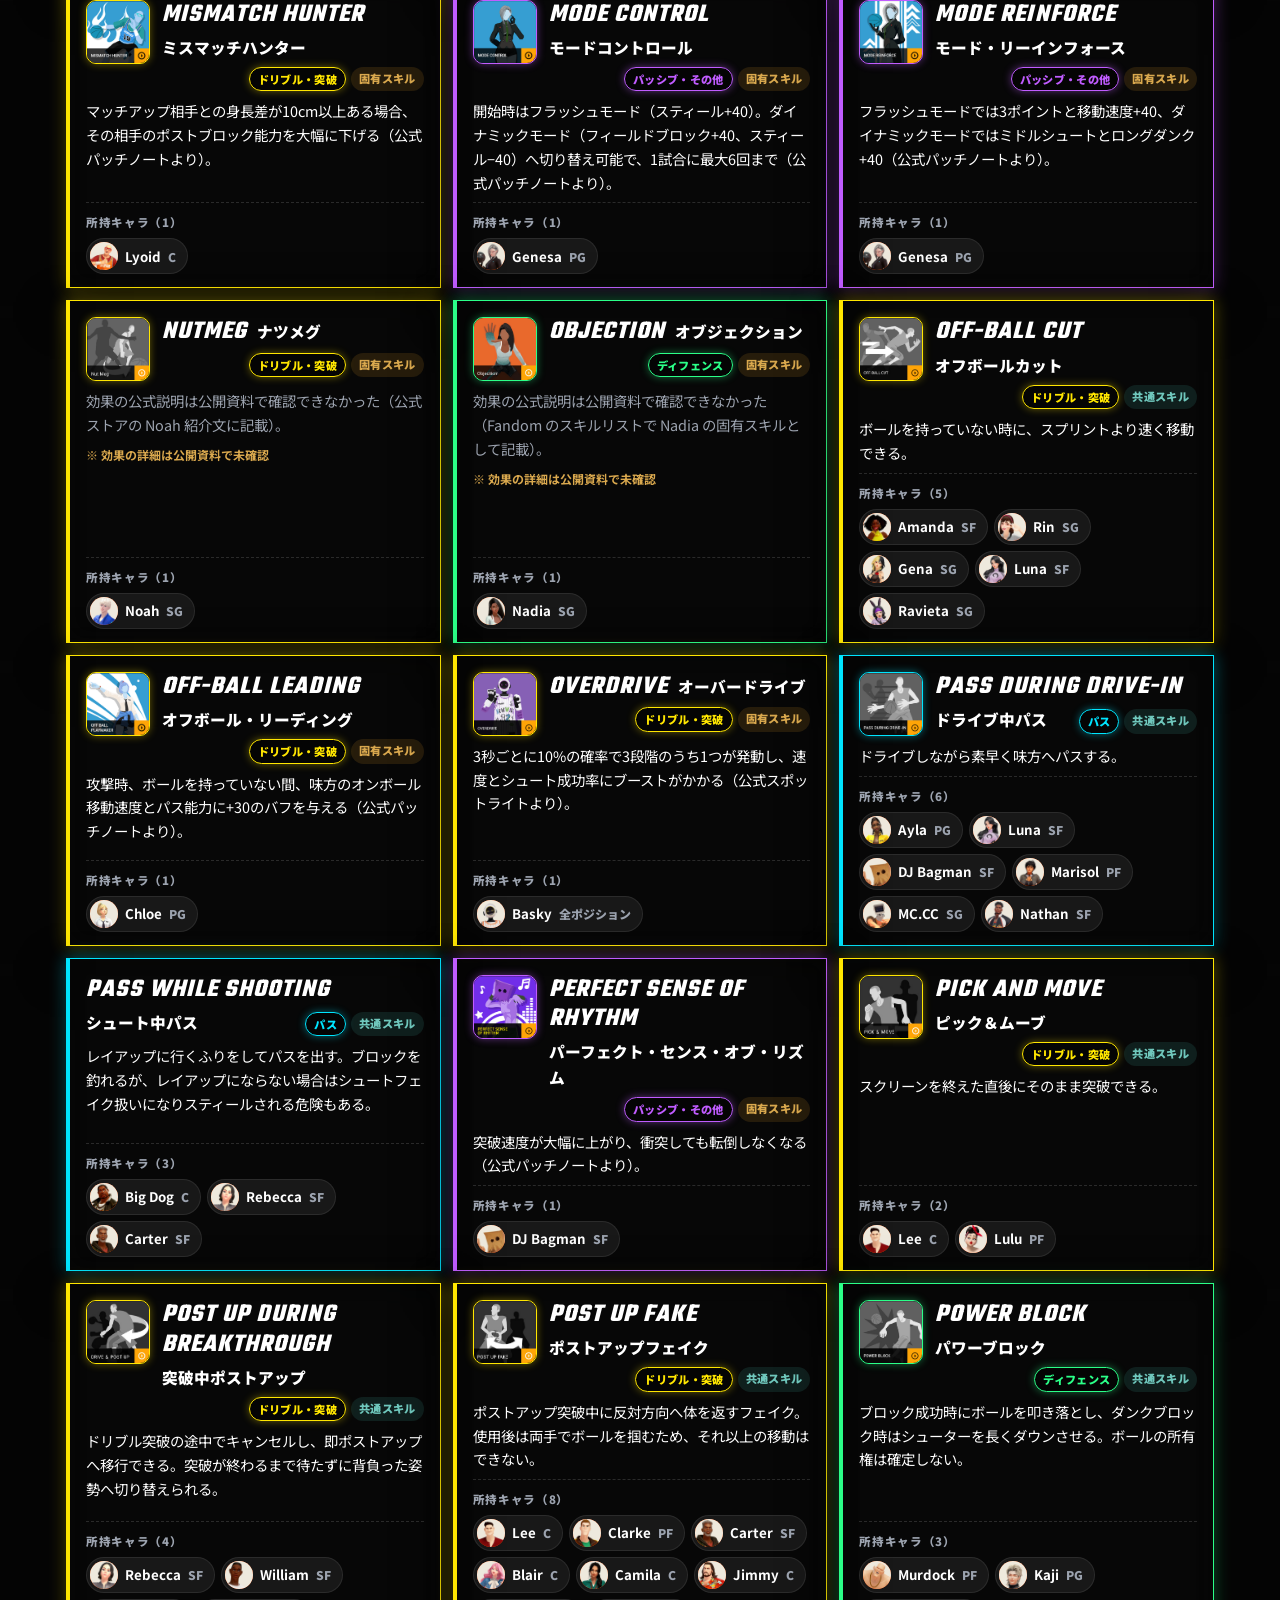
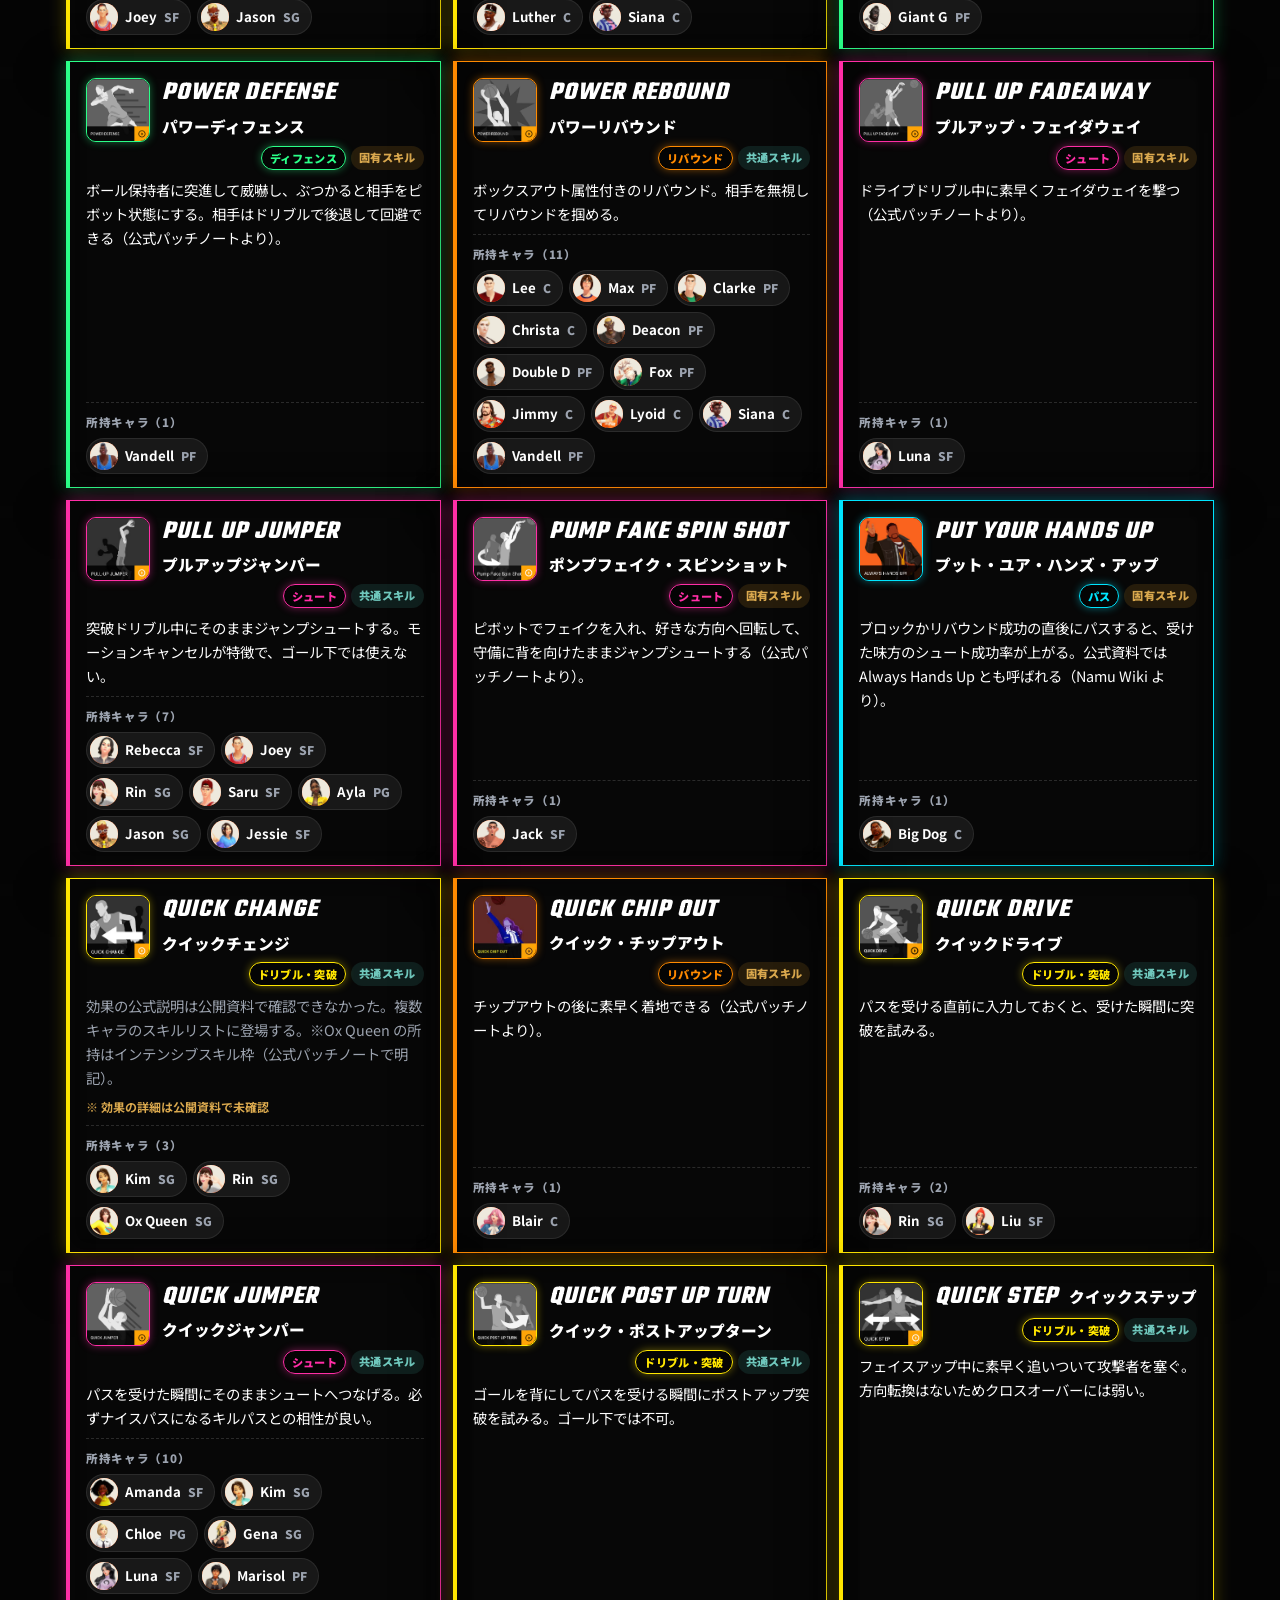
<file: skills.html>
<!doctype html>
<html lang="ja">
<head>
<meta charset="utf-8">
<meta name="viewport" content="width=device-width, initial-scale=1, viewport-fit=cover">
<meta name="color-scheme" content="dark">
<link rel="icon" href="data:,">
<title>スキル一覧 | 3on3 FreeStyle 攻略 - SRTguide</title>
<link rel="preconnect" href="https://fonts.googleapis.com">
<link rel="preconnect" href="https://fonts.gstatic.com" crossorigin>
<link href="https://fonts.googleapis.com/css2?family=Teko:wght@500;600;700&family=Noto+Sans+JP:wght@400;500;700;900&display=swap" rel="stylesheet">
<style>
:root{
  --bg:#050505; --ink:#ffffff; --muted:#9ca3af;
  --accent:#ff4e00; --accent-ink:#ffffff;
  --glass:rgba(10,10,10,0.5); --line:rgba(255,255,255,0.08);
  --field:rgba(255,255,255,0.1); --field-line:rgba(255,255,255,0.2);
  --common:#6fc7bc; --common-bg:rgba(45,120,110,0.22); --unique:#d9a84e; --unique-bg:rgba(150,105,30,0.22);
  --chip:rgba(255,255,255,0.07); --shadow:0 18px 44px rgba(0,0,0,0.55);
  --neon-shoot:#ff2ea6; --neon-shoot-glow:rgba(255,46,166,0.42);
  --neon-drive:#ffe600; --neon-drive-glow:rgba(255,230,0,0.38);
  --neon-pass:#00e5ff; --neon-pass-glow:rgba(0,229,255,0.42);
  --neon-defense:#2bff88; --neon-defense-glow:rgba(43,255,136,0.40);
  --neon-rebound:#ff8a00; --neon-rebound-glow:rgba(255,138,0,0.44);
  --neon-buff:#c05cff; --neon-buff-glow:rgba(192,92,255,0.44);
  color-scheme:dark;
}
*{box-sizing:border-box}
html{scroll-behavior:smooth}
body{margin:0;background:var(--bg);color:var(--ink);font-family:"Noto Sans JP",system-ui,-apple-system,"Hiragino Kaku Gothic ProN",sans-serif;line-height:1.65}
button,[role="button"],select,summary,input:not([type="checkbox"],[type="radio"]){min-height:2.25rem}
button{font:inherit;cursor:pointer}
img{display:block}
.wrap{max-width:1180px;margin:0 auto;padding:0 16px 64px}

/* ---------- top bar ---------- */
.topbar{position:sticky;top:0;z-index:40;background:rgba(5,5,5,0.8);-webkit-backdrop-filter:blur(12px);backdrop-filter:blur(12px);border-bottom:1px solid rgba(255,255,255,0.1)}
.topbar-in{max-width:1180px;margin:0 auto;padding:10px 16px;display:flex;align-items:center;gap:16px;min-height:56px}
.logo{font-family:"Teko","Noto Sans JP",sans-serif;font-style:italic;font-weight:700;font-size:1.7rem;letter-spacing:.06em;line-height:1;color:#fff;text-decoration:none;text-transform:uppercase;white-space:nowrap}
.logo span{color:var(--accent)}
.backlink{margin-left:auto;display:inline-flex;align-items:center;gap:6px;color:var(--muted);text-decoration:none;font-size:.85rem;font-weight:700;padding:6px 2px;min-height:36px;white-space:nowrap}
.backlink:hover{color:var(--accent)}

/* ---------- hero ---------- */
header.hero{border-bottom:1px solid rgba(255,255,255,0.1)}
.hero-in{max-width:1180px;margin:0 auto;padding:30px 16px 26px}
h1{font-family:"Teko","Noto Sans JP",sans-serif;font-style:italic;font-weight:700;text-transform:uppercase;letter-spacing:.05em;font-size:clamp(2.2rem,6vw,3.4rem);margin:0 0 6px;line-height:1.05;border-left:12px solid var(--accent);padding-left:16px}
h1 .en{color:var(--accent);font-size:.5em;letter-spacing:.08em;display:block}
.lead{max-width:46em;color:var(--muted);margin:10px 0 0;font-size:.95rem}
.stats{display:flex;flex-wrap:wrap;gap:10px;margin-top:18px}
.stat{background:var(--glass);-webkit-backdrop-filter:blur(12px);backdrop-filter:blur(12px);border:1px solid var(--line);border-left:3px solid var(--accent);box-shadow:var(--shadow);padding:8px 14px;min-width:104px}
.stat b{font-family:"Teko",sans-serif;font-size:1.7rem;font-weight:700;display:block;line-height:1.1;color:#fff}
.stat span{font-size:.78rem;color:var(--muted);font-weight:700}
.scope{margin-top:16px;font-size:.82rem;color:var(--muted);border-left:3px solid var(--accent);box-shadow:-6px 0 14px -8px rgba(255,78,0,0.55);padding:2px 0 2px 10px;max-width:52em}

/* ---------- controls ---------- */
.controls{position:sticky;top:56px;z-index:30;background:rgba(5,5,5,0.85);-webkit-backdrop-filter:blur(12px);backdrop-filter:blur(12px);border-bottom:1px solid rgba(255,255,255,0.1);padding:12px 0 10px;margin-bottom:18px}
.controls .row{display:flex;flex-wrap:wrap;gap:8px;align-items:center}
.search{flex:1 1 220px;display:flex;align-items:center;gap:8px;background:var(--field);border:1px solid var(--field-line);border-radius:12px;padding:0 12px}
.search:focus-within{border-color:var(--accent)}
.search svg{flex:none;color:var(--muted)}
.search input{flex:1;border:0;background:transparent;color:var(--ink);font:inherit;font-size:1rem;padding:9px 0;outline:none;min-width:0}
.search input::placeholder{color:var(--muted)}
.seg{display:flex;gap:6px}
.seg button{border:1px solid var(--field-line);background:var(--field);color:var(--ink);border-radius:12px;font-weight:700;padding:8px 14px;font-size:.9rem}
.seg button:hover{border-color:var(--accent)}
.seg button[aria-pressed="true"]{background:var(--accent);border-color:var(--accent);color:var(--accent-ink)}
select{background:var(--field);color:var(--ink);border:1px solid var(--field-line);border-radius:12px;font:inherit;font-weight:700;font-size:.9rem;padding:8px 10px}
select:focus{border-color:var(--accent);outline:none}
select option{background:#141414;color:#fff}
.cats{display:flex;flex-wrap:wrap;gap:6px;margin-top:10px}
.catchip{border:1px solid var(--field-line);background:var(--field);color:var(--ink);border-radius:12px;padding:6px 13px;font-size:.85rem;font-weight:700;min-height:36px}
.catchip:hover{border-color:var(--accent)}
.catchip[aria-pressed="true"]{background:var(--accent);border-color:var(--accent);color:var(--accent-ink)}
.count{font-size:.85rem;color:var(--muted);font-weight:700;margin:14px 0 10px}
.count b{color:#fff;font-family:"Teko",sans-serif;font-size:1.3rem}

/* ---------- category legend ---------- */
.legend{display:flex;flex-wrap:wrap;align-items:center;gap:8px 16px;background:rgba(255,255,255,0.03);border:1px solid var(--line);padding:10px 14px;margin:2px 0 2px}
.legend-title{font-size:.76rem;font-weight:900;letter-spacing:.07em;color:var(--muted);white-space:nowrap}
.legend-item{display:inline-flex;align-items:center;gap:7px;font-size:.83rem;font-weight:700;line-height:1.2;white-space:nowrap}
.legend-swatch{width:26px;height:16px;flex:none;border:2px solid var(--c,#fff);border-radius:4px;background:rgba(0,0,0,0.45);box-shadow:0 0 10px var(--g,transparent),inset 0 0 6px var(--g,transparent)}
.leg-shoot{--c:var(--neon-shoot);--g:var(--neon-shoot-glow)}
.leg-drive{--c:var(--neon-drive);--g:var(--neon-drive-glow)}
.leg-pass{--c:var(--neon-pass);--g:var(--neon-pass-glow)}
.leg-defense{--c:var(--neon-defense);--g:var(--neon-defense-glow)}
.leg-rebound{--c:var(--neon-rebound);--g:var(--neon-rebound-glow)}
.leg-buff{--c:var(--neon-buff);--g:var(--neon-buff-glow)}

/* ---------- skill grid ---------- */
.grid{display:grid;grid-template-columns:repeat(auto-fill,minmax(330px,1fr));gap:12px}
@media (max-width:560px){.grid{grid-template-columns:1fr}}
.skillcard{--cat-color:rgba(255,255,255,0.25);--cat-glow:rgba(255,255,255,0.12);background:var(--glass);-webkit-backdrop-filter:blur(12px);backdrop-filter:blur(12px);border:1.5px solid var(--cat-color);border-left:4px solid var(--cat-color);box-shadow:var(--shadow),0 0 16px var(--cat-glow),inset 0 0 18px rgba(0,0,0,0.18);padding:16px 16px 13px;display:flex;flex-direction:column;gap:8px}
.skillcard.cat-shoot{--cat-color:var(--neon-shoot);--cat-glow:var(--neon-shoot-glow)}
.skillcard.cat-drive{--cat-color:var(--neon-drive);--cat-glow:var(--neon-drive-glow)}
.skillcard.cat-pass{--cat-color:var(--neon-pass);--cat-glow:var(--neon-pass-glow)}
.skillcard.cat-defense{--cat-color:var(--neon-defense);--cat-glow:var(--neon-defense-glow)}
.skillcard.cat-rebound{--cat-color:var(--neon-rebound);--cat-glow:var(--neon-rebound-glow)}
.skillcard.cat-buff{--cat-color:var(--neon-buff);--cat-glow:var(--neon-buff-glow)}
.skillcard:hover{box-shadow:var(--shadow),0 0 26px var(--cat-glow),0 0 6px var(--cat-glow)}
.skillcard .skill-icon,.dskill .skill-icon{border-color:var(--cat-color);box-shadow:0 0 8px var(--cat-glow)}
.shead{display:flex;gap:12px;align-items:flex-start}
.shead-main{flex:1;min-width:0;display:flex;flex-wrap:wrap;align-items:baseline;gap:6px 10px}
.shead h3{font-family:"Teko",sans-serif;font-style:italic;text-transform:uppercase;letter-spacing:.04em;font-size:1.6rem;font-weight:700;margin:0;line-height:1.15}
.skill-icon{width:64px;height:64px;flex:none;border-radius:10px;border:1px solid rgba(255,255,255,0.18);object-fit:cover;background:#111}
.skill-icon-lg{width:104px;height:104px;border-radius:12px}
@media (max-width:560px){.skill-icon-lg{width:96px;height:96px}}
.sjp{font-weight:900;font-size:.98rem}
.badges{margin-left:auto;display:flex;gap:5px;flex:none}
.badge{font-size:.7rem;font-weight:900;padding:2px 8px;border-radius:999px;letter-spacing:.03em}
.b-common{background:var(--common-bg);color:var(--common)}
.b-unique{background:var(--unique-bg);color:var(--unique)}
.b-cat{background:rgba(0,0,0,0.35);color:var(--cat-color,var(--muted));border:1px solid var(--cat-color,var(--line));box-shadow:0 0 8px var(--cat-glow,transparent)}
.seffect{margin:0;font-size:.9rem;color:var(--ink)}
.seffect.unverified{color:var(--muted)}
.unv-note{font-size:.75rem;font-weight:700;color:var(--unique)}
.owners{border-top:1px dashed rgba(255,255,255,0.14);padding-top:10px;margin-top:auto}
.owners-label{font-size:.72rem;font-weight:900;color:var(--muted);letter-spacing:.06em;margin-bottom:6px}
.ownerchips{display:flex;flex-wrap:wrap;gap:6px}
.ownchip{display:inline-flex;align-items:center;gap:7px;border:1px solid var(--line);background:var(--chip);color:var(--ink);border-radius:999px;padding:3px 11px 3px 3px;font-size:.83rem;font-weight:700;min-height:36px}
.ownchip:hover{border-color:var(--accent);background:linear-gradient(90deg,rgba(255,78,0,0.2),rgba(255,255,255,0.07))}
.face{position:relative;width:28px;height:28px;border-radius:50%;overflow:hidden;background:var(--accent);color:#fff;flex:none;display:inline-flex;align-items:center;justify-content:center;font-family:"Teko",sans-serif;font-weight:700;font-size:1.05rem}
.face img{position:absolute;inset:0;width:100%;height:100%;object-fit:cover;object-position:50% 18%}
.ownchip .pos{color:var(--muted);font-size:.75rem;font-weight:900}
.empty{display:none;text-align:center;color:var(--muted);padding:44px 16px;border:1px dashed rgba(255,255,255,0.18);background:var(--glass)}
.empty.show{display:block}

/* ---------- char index ---------- */
section.chars{margin-top:48px}
section.chars h2,section.about h2{font-family:"Teko","Noto Sans JP",sans-serif;font-style:italic;font-weight:700;text-transform:uppercase;letter-spacing:.05em;font-size:1.9rem;margin:0 0 6px;line-height:1.15;border-left:12px solid var(--accent);padding-left:14px}
section.chars p.sub,section.about p{color:var(--muted);font-size:.9rem;margin:0 0 14px;max-width:52em}
.chargrid{display:grid;grid-template-columns:repeat(auto-fill,minmax(86px,1fr));gap:8px}
.charbtn{background:var(--glass);-webkit-backdrop-filter:blur(12px);backdrop-filter:blur(12px);border:1px solid var(--line);color:var(--ink);padding:10px 4px 8px;display:flex;flex-direction:column;align-items:center;gap:5px;font-size:.74rem;font-weight:700;line-height:1.25;min-height:44px}
.charbtn:hover{background:linear-gradient(90deg,rgba(255,78,0,0.2),rgba(10,10,10,0.5) 70%);border-color:var(--accent);box-shadow:0 0 18px rgba(255,78,0,0.15)}
.charbtn .face{width:44px;height:44px;font-size:1.5rem}
.charbtn .cpos{color:var(--accent);font-weight:900;font-size:.68rem}
.charbtn .noskill{color:var(--muted);font-size:.64rem;font-weight:700}
section.about{margin-top:48px;border-top:1px solid rgba(255,255,255,0.1);padding-top:26px}
section.about ul{margin:0;padding-left:1.2em;color:var(--muted);font-size:.88rem}
section.about a{color:var(--accent)}
footer{margin-top:40px;border-top:1px solid rgba(255,255,255,0.1);padding-top:16px;color:var(--muted);font-size:.8rem}

/* ---------- drawer ---------- */
.scrim{position:fixed;inset:0;background:rgba(0,0,0,0.65);opacity:0;pointer-events:none;transition:opacity .2s;z-index:50}
.scrim.open{opacity:1;pointer-events:auto}
.drawer{position:fixed;top:0;right:0;height:100dvh;width:min(430px,94vw);background:rgba(12,12,12,0.92);-webkit-backdrop-filter:blur(16px);backdrop-filter:blur(16px);border-left:1px solid var(--line);z-index:60;transform:translateX(102%);transition:transform .24s ease;box-shadow:var(--shadow);display:flex;flex-direction:column}
.drawer.open{transform:none}
.drawer-head{padding:18px 18px 12px;border-bottom:1px solid rgba(255,255,255,0.1);display:flex;gap:14px;align-items:center}
.drawer-head .face{width:64px;height:64px;font-size:2.2rem}
.drawer-head h2{margin:0;font-size:1.25rem;font-weight:900;line-height:1.3}
.drawer-head .meta{color:var(--muted);font-size:.83rem;font-weight:700}
.closebtn{margin-left:auto;flex:none;width:40px;height:40px;border-radius:50%;border:1px solid var(--field-line);background:var(--field);color:var(--ink);font-size:1.1rem;line-height:1}
.closebtn:hover{border-color:var(--accent);color:var(--accent)}
.drawer-body{overflow-y:auto;padding:14px 18px 30px}
.drawer-body h3{font-size:.85rem;font-weight:900;letter-spacing:.05em;color:var(--muted);margin:18px 0 8px}
.drawer-body h3:first-child{margin-top:2px}
.dskill{--cat-color:rgba(255,255,255,0.25);--cat-glow:rgba(255,255,255,0.12);border:1.5px solid var(--cat-color);border-left:4px solid var(--cat-color);box-shadow:0 0 14px var(--cat-glow);padding:10px 12px;margin-bottom:8px;background:rgba(255,255,255,0.04);display:flex;gap:12px;align-items:flex-start}
.dskill.cat-shoot{--cat-color:var(--neon-shoot);--cat-glow:var(--neon-shoot-glow)}
.dskill.cat-drive{--cat-color:var(--neon-drive);--cat-glow:var(--neon-drive-glow)}
.dskill.cat-pass{--cat-color:var(--neon-pass);--cat-glow:var(--neon-pass-glow)}
.dskill.cat-defense{--cat-color:var(--neon-defense);--cat-glow:var(--neon-defense-glow)}
.dskill.cat-rebound{--cat-color:var(--neon-rebound);--cat-glow:var(--neon-rebound-glow)}
.dskill.cat-buff{--cat-color:var(--neon-buff);--cat-glow:var(--neon-buff-glow)}
.dskill-main{flex:1;min-width:0}
.dskill .t{display:flex;flex-wrap:wrap;gap:4px 8px;align-items:baseline}
.dskill .en{font-family:"Teko",sans-serif;font-style:italic;text-transform:uppercase;letter-spacing:.03em;font-weight:700;font-size:1.3rem}
.dskill .jp{font-weight:900;font-size:.88rem}
.dskill p{margin:4px 0 0;font-size:.85rem;color:var(--muted)}
.none-note{border:1px dashed rgba(255,255,255,0.18);padding:14px;color:var(--muted);font-size:.88rem;background:rgba(255,255,255,0.03)}
@media (prefers-reduced-motion: reduce){.drawer,.scrim{transition:none}html{scroll-behavior:auto}}


</style>
</head>
<body>
<div class="topbar">
  <div class="topbar-in">
    <a class="logo" href="index.html">3on3 <span>DIVINE</span></a>
    <div class="mp-actions">
      <a class="backlink" href="index.html">← SRTguide トップへ</a>
    </div>
  </div>
</div>
<header class="hero">
  <div class="hero-in">
    <h1><span class="en">3on3 FreeStyle — SKILLS</span>スキル一覧</h1>
    <p class="lead">「3on3 FreeStyle」に登場するスキルを、公開資料で確認できた範囲で共通スキルと固有スキルに分けて洗い出した一覧です。各スキルの効果と、そのスキルを持つキャラが分かります。キャラ同士の関係性は、別ページのキャラ相関図で扱っています。</p>
    <div class="stats" id="stats"></div>
    <p class="scope">掲載範囲について：スキル名・効果・所持キャラは、公式サイト／公式パッチノートと公開資料（Namu Wiki、Fandom Wiki）で確認できたものを載せています。固有スキルを確認できたのは61キャラ中51キャラで、残り10キャラ（Little Fox、Christa、Fei、Gena、Howl、Camila、Pedro、Professor、Carolina、Jimmy）は公開資料で所持スキルを確認できなかったため未掲載です。効果の詳細が確認できなかったスキルには、その旨を表示しています。</p>
  </div>
</header>

<div class="wrap">
  <div class="controls" role="region" aria-label="スキルの絞り込み">
    <div class="row">
      <label class="search">
        <svg width="17" height="17" viewBox="0 0 24 24" fill="none" stroke="currentColor" stroke-width="2.4" aria-hidden="true"><circle cx="11" cy="11" r="7"/><path d="M20 20l-3.8-3.8"/></svg>
        <input id="q" type="search" placeholder="スキル名・効果・キャラ名で検索" aria-label="スキルを検索">
      </label>
      <div class="seg" role="group" aria-label="スキルの種類">
        <button type="button" data-type="ALL" aria-pressed="true">すべて</button>
        <button type="button" data-type="c" aria-pressed="false">共通</button>
        <button type="button" data-type="u" aria-pressed="false">固有</button>
      </div>
      <select id="posFilter" aria-label="所持キャラのポジションで絞り込み">
        <option value="">ポジション：すべて</option>
        <option value="C">C のキャラが持つ</option>
        <option value="PF">PF のキャラが持つ</option>
        <option value="SF">SF のキャラが持つ</option>
        <option value="SG">SG のキャラが持つ</option>
        <option value="PG">PG のキャラが持つ</option>
      </select>
      <select id="sort" aria-label="並び替え">
        <option value="name">名前順</option>
        <option value="owners">所持キャラが多い順</option>
      </select>
    </div>
    <div class="cats" id="cats" role="group" aria-label="カテゴリで絞り込み"></div>
  </div>

  <div class="legend" role="note" aria-label="枠の色とカテゴリの対応">
    <span class="legend-title">枠の色 ＝ カテゴリ</span>
    <span class="legend-item leg-shoot"><span class="legend-swatch" aria-hidden="true"></span>シュート</span>
    <span class="legend-item leg-drive"><span class="legend-swatch" aria-hidden="true"></span>ドリブル・突破</span>
    <span class="legend-item leg-pass"><span class="legend-swatch" aria-hidden="true"></span>パス</span>
    <span class="legend-item leg-defense"><span class="legend-swatch" aria-hidden="true"></span>ディフェンス</span>
    <span class="legend-item leg-rebound"><span class="legend-swatch" aria-hidden="true"></span>リバウンド</span>
    <span class="legend-item leg-buff"><span class="legend-swatch" aria-hidden="true"></span>パッシブ・その他</span>
  </div>

  <p class="count" id="count" aria-live="polite"></p>
  <div class="grid" id="grid"></div>
  <div class="empty" id="empty">条件に合うスキルが見つかりませんでした。検索語や絞り込みを変えてみてください。</div>

  <section class="chars" aria-labelledby="charsH">
    <h2 id="charsH">キャラから探す</h2>
    <p class="sub">キャラを選ぶと、そのキャラが持つスキル（共通／固有）の一覧が開きます。「未確認」とあるキャラは、公開資料で所持スキルを確認できなかったキャラです。</p>
    <div class="chargrid" id="chargrid"></div>
  </section>

  <section class="about" aria-labelledby="aboutH">
    <h2 id="aboutH">この一覧について</h2>
    <ul>
      <li>共通スキルは複数のキャラが持つスキル、固有スキルは特定のキャラ専用のスキルです。各キャラは原則として共通7種＋固有2種を持ちますが、近年のキャラは構成が異なる場合があります。</li>
      <li>カテゴリ（シュート／ドリブル・突破／パス／ディフェンス／リバウンド／パッシブ・その他）は、効果の内容からSRTguide側で分類した目安です。</li>
      <li>出典：<a href="https://3on3.fsgames.com/" target="_blank" rel="noopener">公式サイト・公式パッチノート</a>、<a href="https://en.namu.wiki/w/3on3%20%ED%94%84%EB%A6%AC%EC%8A%A4%ED%83%80%EC%9D%BC" target="_blank" rel="noopener">Namu Wiki</a>、<a href="https://3on3-freestyle.fandom.com/wiki/3on3_Freestyle_Wiki" target="_blank" rel="noopener">3on3 Freestyle Wiki（Fandom）</a>。ゲーム内の最新表記と異なる場合はゲーム内表記が優先です。</li>
    </ul>
  </section>

  <footer>SRTguide — 3on3 FreeStyle 攻略ページ群 ／ キャラ紹介・相関図は別ページ「キャラ相関図」で掲載しています。</footer>
</div>

<div class="scrim" id="scrim"></div>
<aside class="drawer" id="drawer" aria-hidden="true" aria-label="キャラの所持スキル">
  <div class="drawer-head" id="drawerHead"></div>
  <div class="drawer-body" id="drawerBody"></div>
</aside>

<script>
var CHARS = [{"id": "fox", "en": "Fox", "ja": "フォックス", "pos": "PF", "role": "Fox Court の創設者／生ける伝説"}, {"id": "littlefox", "en": "Little Fox", "ja": "リトルフォックス", "pos": "PG", "role": "Super Sonic／Fox の孫"}, {"id": "carter", "en": "Carter", "ja": "カーター", "pos": "SF", "role": "The Spider／Fox の一番弟子"}, {"id": "doubled", "en": "Double D", "ja": "ダブルD", "pos": "PF", "role": "Nomed の最高傑作"}, {"id": "christa", "en": "Christa", "ja": "クリスタ", "pos": "C", "role": "Wall Star／Fox Court の警備員"}, {"id": "fei", "en": "Fei", "ja": "フェイ", "pos": "PF", "role": "Miss Stylish／Agent A 会長の孫娘"}, {"id": "walker", "en": "Walker", "ja": "ウォーカー", "pos": "SG", "role": "Octopus／Fei の守護ロボット"}, {"id": "genesa", "en": "Genesa", "ja": "ジェネサ", "pos": "PG", "role": "Nomed の高性能アンドロイド"}, {"id": "giantg", "en": "Giant G", "ja": "ジャイアントG", "pos": "PF", "role": "話すゴリラの大学生"}, {"id": "djbagman", "en": "DJ Bagman", "ja": "DJ バグマン", "pos": "SF", "role": "紙袋の謎の男"}, {"id": "saru", "en": "Saru", "ja": "サル", "pos": "SF", "role": "Naughty Dog／Big Flow の実力者"}, {"id": "ginger", "en": "Ginger", "ja": "ジンジャー", "pos": "PG", "role": "Flying Squirrel"}, {"id": "bigjoe", "en": "Big Joe", "ja": "ビッグジョー", "pos": "C", "role": "Big Hand／DJ センター"}, {"id": "liu", "en": "Liu", "ja": "リュウ", "pos": "SF", "role": "元マネージャー／Ginger の親友"}, {"id": "clara", "en": "Clara", "ja": "クララ", "pos": "PG", "role": "Q-BEE／コートでは炎"}, {"id": "jack", "en": "Jack", "ja": "ジャック", "pos": "SF", "role": "The Fixer／凄腕タトゥーイスト"}, {"id": "lyoid", "en": "Lyoid", "ja": "リオイド", "pos": "C", "role": "繊細なグラフィティアーティスト"}, {"id": "mccc", "en": "MC.CC", "ja": "MC.CC", "pos": "SG", "role": "Mr. FreeStyle／MC 兼 DJ"}, {"id": "jessie", "en": "Jessie", "ja": "ジェシー", "pos": "SF", "role": "Problem Solver／Rebecca の妹"}, {"id": "rebecca", "en": "Rebecca", "ja": "レベッカ", "pos": "SF", "role": "Miss Fabulous／元モデル"}, {"id": "nathan", "en": "Nathan", "ja": "ネイサン", "pos": "SF", "role": "Re:Union の発起人"}, {"id": "kaji", "en": "Kaji", "ja": "カジ", "pos": "PG", "role": "Sky Jumper"}, {"id": "siana", "en": "Siana", "ja": "シアナ", "pos": "C", "role": "元・世界的ファッションモデル"}, {"id": "marisol", "en": "Marisol", "ja": "マリソル", "pos": "PF", "role": "Nathan を支えると誓った幼なじみ"}, {"id": "vandell", "en": "Vandell", "ja": "ヴァンデル", "pos": "PF", "role": "コートの悪魔／Nathan の宿敵"}, {"id": "ravieta", "en": "Ravieta", "ja": "ラヴィエタ", "pos": "SG", "role": "黒ウサギのプリンセス"}, {"id": "luna", "en": "Luna", "ja": "ルナ", "pos": "SF", "role": "Ravieta の新しい姿"}, {"id": "basky", "en": "Basky", "ja": "バスキー", "pos": "全ポジション", "role": "家庭用アンドロイドのご近所さん"}, {"id": "anpan", "en": "ANPAN", "ja": "アンパン", "pos": "PG", "role": "アイドル志望のダンサー"}, {"id": "gena", "en": "Gena", "ja": "ジーナ", "pos": "SG", "role": "若き天才医師／双子の姉妹"}, {"id": "yuna", "en": "Yuna", "ja": "ユナ", "pos": "SG", "role": "天才ゲーマーの引きこもり"}, {"id": "blair", "en": "Blair", "ja": "ブレア", "pos": "C", "role": "大企業のご令嬢"}, {"id": "howl", "en": "Howl", "ja": "ハウル", "pos": "C", "role": "自称・無敗のスーパースター"}, {"id": "oxqueen", "en": "Ox Queen", "ja": "オックスクイーン", "pos": "SG", "role": "彗星のストリーマー"}, {"id": "chloe", "en": "Chloe", "ja": "クロエ", "pos": "PG", "role": "Max 一途な恋人"}, {"id": "max", "en": "Max", "ja": "マックス", "pos": "PF", "role": "Barnacle／生粋のバスケオタク"}, {"id": "ayla", "en": "Ayla", "ja": "アイラ", "pos": "PG", "role": "Commander／Nadia の妹"}, {"id": "nadia", "en": "Nadia", "ja": "ナディア", "pos": "SG", "role": "Perfectionist／検事出身の弁護士"}, {"id": "mika", "en": "Mika", "ja": "ミカ", "pos": "PG", "role": "Choco Ships のリーダー"}, {"id": "camila", "en": "Camila", "ja": "カミラ", "pos": "C", "role": "IASO／元医師"}, {"id": "rin", "en": "Rin", "ja": "リン", "pos": "SG", "role": "Swift Attacker／横浜の令嬢"}, {"id": "noah", "en": "Noah", "ja": "ノア", "pos": "SG", "role": "Persona／義足のスコアラー"}, {"id": "luther", "en": "Luther", "ja": "ルーサー", "pos": "C", "role": "The Tank"}, {"id": "bigdog", "en": "Big Dog", "ja": "ビッグドッグ", "pos": "C", "role": "心優しき巨人"}, {"id": "lee", "en": "Lee", "ja": "リー", "pos": "C", "role": "Dr. Big Shot／博士課程の巨人"}, {"id": "clarke", "en": "Clarke", "ja": "クラーク", "pos": "PF", "role": "Flying Dunkman"}, {"id": "murdock", "en": "Murdock", "ja": "マードック", "pos": "PF", "role": "Rim Guardian"}, {"id": "lulu", "en": "Lulu", "ja": "ルル", "pos": "PF", "role": "The BreakThrough"}, {"id": "amanda", "en": "Amanda", "ja": "アマンダ", "pos": "SF", "role": "Point Maker／プロダンサー"}, {"id": "joey", "en": "Joey", "ja": "ジョーイ", "pos": "SF", "role": "Air Joey／サーファー"}, {"id": "william", "en": "William", "ja": "ウィリアム", "pos": "SF", "role": "Mr. Fade Away／敏腕セールスマン"}, {"id": "helena", "en": "Helena", "ja": "ヘレナ", "pos": "PG", "role": "Basketball Mozart"}, {"id": "cindy", "en": "Cindy", "ja": "シンディ", "pos": "PG", "role": "Two Face Guard"}, {"id": "pedro", "en": "Pedro", "ja": "ペドロ", "pos": "PG", "role": "Diving Thief"}, {"id": "professor", "en": "Professor", "ja": "プロフェッサー", "pos": "PG", "role": "Legendary Handles"}, {"id": "kim", "en": "Kim", "ja": "キム", "pos": "SG", "role": "Miss Sniper"}, {"id": "carolina", "en": "Carolina", "ja": "カロリーナ", "pos": "SG", "role": "Faithful Baller"}, {"id": "fred", "en": "Fred", "ja": "フレッド", "pos": "SG", "role": "Fake Master／Fast Fred"}, {"id": "jimmy", "en": "Jimmy", "ja": "ジミー", "pos": "C", "role": "Selfish Attacker／元ドラマー"}, {"id": "deacon", "en": "Deacon", "ja": "ディーコン", "pos": "PF", "role": "Out of Control／元格闘家"}, {"id": "jason", "en": "Jason", "ja": "ジェイソン", "pos": "SG", "role": "Flying J／スカウター"}];
var SKILLS = [{"en": "Double Clutch", "jp": "ダブルクラッチ", "type": "c", "effect": "レイアップ中に空中で一度フェイクを入れてからシュートする。フェイク部分はブロックされず、本命のシュートのみブロック可能。ビッグマンとの読み合いに使える。", "owners": ["joey", "fred", "nadia", "jason", "carolina", "doubled", "jack"], "cat": "shoot"}, {"en": "Post Up During Breakthrough", "jp": "突破中ポストアップ", "type": "c", "effect": "ドリブル突破の途中でキャンセルし、即ポストアップへ移行できる。突破が終わるまで待たずに背負った姿勢へ切り替えられる。", "owners": ["rebecca", "william", "joey", "jason"], "cat": "drive"}, {"en": "Cut During Breakthrough", "jp": "突破中カット", "type": "c", "effect": "突破ドリブル中に入力を止めてキャンセルし、その場に戻れる。", "owners": ["joey"], "cat": "drive"}, {"en": "Deny Intercept", "jp": "ディナイ・インターセプト", "type": "c", "effect": "パスの通り道でポストアップするだけでパスをカットできる。ただしアリウープパス、キルパス、ブロックパスは止められない。", "owners": ["murdock", "max", "carter", "ginger", "nadia", "littlefox", "pedro"], "cat": "defense"}, {"en": "Running Pluto", "jp": "ランニング・プルート", "type": "c", "effect": "ボールを高く放つフローター気味のレイアップ。通常のレイアップよりブロックされる範囲が狭い。", "owners": ["rebecca"], "cat": "shoot"}, {"en": "Leg Through Back Dribble", "jp": "レッグスルー・バックドリブル", "type": "c", "effect": "レッグスルーから後ろへ下がり、そのまま突破へつなげるドリブル。下がり切らずに突破方向を入力するのがコツ。", "owners": ["rin"], "cat": "drive"}, {"en": "Dunk At Will", "jp": "自由にダンク", "type": "c", "effect": "任意のタイミングでダンクだけを狙えるようになり、レイアップとダンクを使い分けられる。", "owners": ["luna", "vandell", "kaji", "siana", "mccc", "doubled", "liu", "deacon", "marisol", "nathan", "giantg", "genesa", "fox", "nadia", "bigjoe", "fei", "jason", "luther", "clarke", "murdock", "lulu"], "cat": "shoot"}, {"en": "Manual Dunk", "jp": "マニュアルダンク", "type": "c", "effect": "効果の公式説明は公開資料で確認できなかった（公式スキル動画モーダルで所持を確認）", "owners": ["liu", "mccc", "nathan"], "cat": "shoot"}, {"en": "Manual Layup", "jp": "マニュアルレイアップ", "type": "c", "effect": "ゴール斜め方向へスティックを倒して放つ回避レイアップ。マニュアルブロックでないと止めにくい。", "owners": ["lulu", "clarke", "rebecca", "william", "joey", "carter", "jason", "bigjoe", "ginger", "saru", "cindy", "nadia", "ayla", "carolina", "djbagman", "fei", "fred", "howl", "noah", "professor"], "cat": "shoot"}, {"en": "Manual Block", "jp": "マニュアルブロック", "type": "c", "effect": "ブロックしたい方向を指定して跳ぶ。指定した方向により遠くまでブロック判定が届く。", "owners": ["lee", "murdock", "bigjoe", "basky", "blair", "camila", "christa", "fox", "genesa", "giantg", "howl", "jack", "jessie", "kaji", "liu", "luna", "marisol", "nathan", "ravieta", "siana"], "cat": "defense"}, {"en": "Box Out", "jp": "ボックスアウト", "type": "c", "effect": "シュート局面で相手を押さえて動けなくし、リバウンドの位置取りを有利にする。リバウンドの必須スキル。", "owners": ["lee", "bigdog", "luther", "lulu", "max", "murdock", "clarke", "william", "bigjoe", "blair", "camila", "christa", "deacon", "doubled", "fei", "fox", "giantg", "howl", "jessie", "jimmy", "lyoid", "marisol", "siana"], "cat": "rebound"}, {"en": "Backward Spin", "jp": "バックワードスピン", "type": "c", "effect": "ポストアップ突破中に後方へスピンして下がる。ゴールに近い時はレイアップへの連携が定番。ゴール下では発動しない。", "owners": ["william"], "cat": "drive"}, {"en": "Block & Catch", "jp": "ブロック＆キャッチ", "type": "c", "effect": "ブロックと同時にボールを自分のものに確定させる。ティップインには使用できない。", "owners": ["luther", "murdock", "bigjoe", "christa", "jimmy"], "cat": "defense"}, {"en": "Block Pass", "jp": "ブロックパス", "type": "c", "effect": "ブロック成功時、一定の角度・距離内に味方がいればボールがその味方へ飛ぶ。インターセプトされない。", "owners": ["bigdog"], "cat": "defense"}, {"en": "Side Step Back", "jp": "サイドステップバック", "type": "c", "effect": "前後だけでなく左右の距離も変えるステップバック。", "owners": ["rebecca", "jason"], "cat": "drive"}, {"en": "Side Turn Fade Away", "jp": "サイドターン・フェイダウェイ", "type": "c", "effect": "ポストアップ中に横を向いて後ろへ跳びながらシュートする。ゴール下では発動しない。", "owners": ["rebecca"], "cat": "shoot"}, {"en": "Side Hop Step", "jp": "サイドホップステップ", "type": "c", "effect": "突破をキャンセルして横へジャンプする。両手でボールを掴むため、使用後は移動できない。", "owners": ["joey", "oxqueen"], "cat": "drive"}, {"en": "Shooting Touch", "jp": "シューティングタッチ", "type": "c", "effect": "持っていると画面下にゲージが表示される。黄色に合わせると成功率が少し、緑に合わせると大きく上がる。", "owners": ["lee", "amanda", "rin", "kim", "bigjoe", "ginger", "saru", "cindy", "nadia", "fred", "gena", "genesa", "oxqueen", "yuna"], "cat": "shoot"}, {"en": "Pass While Shooting", "jp": "シュート中パス", "type": "c", "effect": "レイアップに行くふりをしてパスを出す。ブロックを釣れるが、レイアップにならない場合はシュートフェイク扱いになりスティールされる危険もある。", "owners": ["bigdog", "rebecca", "carter"], "cat": "pass"}, {"en": "Shot Fake Drive", "jp": "シュートフェイク・ドライブ", "type": "c", "effect": "シュートフェイク直後に突破する。ドリブルを一度でもつくと発動できない。", "owners": ["carter"], "cat": "shoot"}, {"en": "Shot Fake Step", "jp": "シュートフェイク・ステップ", "type": "c", "effect": "シュートフェイク直後にサイドステップで突破する。前進は少なめで横移動が大きい。ドリブル後は発動できない。", "owners": ["amanda"], "cat": "shoot"}, {"en": "Shot Fake Pass", "jp": "シュートフェイク・パス", "type": "c", "effect": "シュートフェイク直後に素早くパスを出す。", "owners": ["rin"], "cat": "pass"}, {"en": "Sky Hook Shot", "jp": "スカイフックシュート", "type": "c", "effect": "横へ移動しながら手を高く伸ばして放つフックシュート。前後のブロック範囲が狭く、方向を読まれないとブロックされにくい。", "owners": ["clarke"], "cat": "shoot"}, {"en": "Screen Body Check", "jp": "スクリーン・ボディチェック", "type": "c", "effect": "スクリーンを維持したまま左右へ動いて体を傾け、相手ディフェンスの進路を塞ぐ。", "owners": ["murdock", "christa", "howl"], "cat": "drive"}, {"en": "Spin Move", "jp": "スピンムーブ（共通）", "type": "c", "effect": "突破ドリブル中に回転して方向転換する。方向転換は1回まで。※Fox の固有スキルにも同名スキルがある（別枠に掲載）。", "owners": ["lulu"], "cat": "drive"}, {"en": "Alley-Oop Pass", "jp": "アリウープパス", "type": "c", "effect": "2点エリアでボール保持中に使う。味方がタイミングを合わせると空中で受けてダンクする。フリースローラインより遠いと通常パスになる。", "owners": ["bigdog", "mika", "cindy", "professor", "helena", "pedro"], "cat": "pass"}, {"en": "Upper Steal", "jp": "アッパースティール", "type": "c", "effect": "レイアップ範囲で使うスティール。ボールが上に浮き、通常スティールより奪える確率が高いが、ティップインで失点するリスクもある。一部キャラではインテンシブスキルとして登場する。", "owners": ["max", "vandell", "basky", "blair"], "cat": "defense"}, {"en": "Off-Ball Cut", "jp": "オフボールカット", "type": "c", "effect": "ボールを持っていない時に、スプリントより速く移動できる。", "owners": ["amanda", "rin", "gena", "luna", "ravieta"], "cat": "drive"}, {"en": "Illegal Screen", "jp": "イリーガルスクリーン", "type": "c", "effect": "スクリーン中も移動できる、名前の通り反則級のスクリーン。", "owners": ["max"], "cat": "drive"}, {"en": "Jab Step", "jp": "ジャブステップ", "type": "c", "effect": "短く入力するとピボット、長く入力するとその方向へ突破する。ドリブルを一度つくと突破はできなくなる。", "owners": ["amanda", "kim", "saru"], "cat": "drive"}, {"en": "Chip Out", "jp": "チップアウト", "type": "c", "effect": "リバウンド局面でボールを上へ弾き出す。一度でもバウンドしたボールは弾けない。", "owners": ["lulu", "max", "william", "deacon", "doubled", "fei", "kaji", "lyoid", "vandell"], "cat": "rebound"}, {"en": "Chip Out Pass", "jp": "チップアウトパス", "type": "c", "effect": "リバウンド局面でボールを弾いて味方へパスする。成功するとリバウンド1回として認められる。", "owners": ["bigdog", "marisol"], "cat": "rebound"}, {"en": "Cut In", "jp": "カットイン", "type": "c", "effect": "ボールを持っていない状態で使う、ボールなし版の突破のような動き。", "owners": ["amanda", "jason", "mika", "giantg", "luna", "ravieta"], "cat": "drive"}, {"en": "Quick Drive", "jp": "クイックドライブ", "type": "c", "effect": "パスを受ける直前に入力しておくと、受けた瞬間に突破を試みる。", "owners": ["rin", "liu"], "cat": "drive"}, {"en": "Quick Step", "jp": "クイックステップ", "type": "c", "effect": "フェイスアップ中に素早く追いついて攻撃者を塞ぐ。方向転換はないためクロスオーバーには弱い。", "owners": ["carter"], "cat": "drive"}, {"en": "Quick Jumper", "jp": "クイックジャンパー", "type": "c", "effect": "パスを受けた瞬間にそのままシュートへつなげる。必ずナイスパスになるキルパスとの相性が良い。", "owners": ["amanda", "kim", "chloe", "gena", "luna", "marisol", "oxqueen", "ravieta", "walker", "yuna"], "cat": "shoot"}, {"en": "Quick Post Up Turn", "jp": "クイック・ポストアップターン", "type": "c", "effect": "ゴールを背にしてパスを受ける瞬間にポストアップ突破を試みる。ゴール下では不可。", "owners": ["lulu", "blair", "siana"], "cat": "drive"}, {"en": "Crossover", "jp": "クロスオーバー", "type": "c", "effect": "突破ドリブル中に方向転換できる。強化の度合いにより最大3回まで転換可能。", "owners": ["joey", "jason", "nadia", "ginger", "saru", "anpan", "carolina", "clara", "djbagman", "doubled", "jessie", "liu", "mccc", "oxqueen", "professor", "yuna"], "cat": "drive"}, {"en": "Kill Pass", "jp": "キルパス", "type": "c", "effect": "パス経路に相手がいても、その全員が自分に寄っている時に出せる速いパス。インターセプト不可能。※Ox Queen の所持はインテンシブスキル枠（公式パッチノートで明記）。", "owners": ["bigdog", "carter", "noah", "cindy", "saru", "ginger", "oxqueen", "chloe", "clara", "genesa", "helena", "jessie", "littlefox", "nathan", "pedro"], "cat": "pass"}, {"en": "Turning Shot", "jp": "ターニングシュート", "type": "c", "effect": "ゴールを背負った状態から素早くシュートできる。スティールされる確率を下げる効果があり、範囲はゴール下。", "owners": ["luther"], "cat": "shoot"}, {"en": "Touch Pass", "jp": "タッチパス", "type": "c", "effect": "パスを受けた瞬間にすぐ繋ぎのパスを出す。インターセプトの危険があるため闇雲な使用は禁物。※Pedro の所持はインテンシブスキル枠（公式パッチノートで明記）。", "owners": ["bigdog", "carter", "mika", "pedro", "bigjoe", "ginger", "helena", "littlefox"], "cat": "pass"}, {"en": "Turn Fade Away", "jp": "ターン・フェイダウェイ", "type": "c", "effect": "横ではなく真後ろへ下がりながらシュートするフェイダウェイ。", "owners": ["lee", "william", "saru"], "cat": "shoot"}, {"en": "Tip In Shot", "jp": "ティップインショット", "type": "c", "effect": "味方のシュート時にゴールを見て使う。タップダンク／プットバックダンクと一体の技術で、ブロック不可能なシュートになることがある。", "owners": ["luther", "max", "clarke"], "cat": "rebound"}, {"en": "Power Rebound", "jp": "パワーリバウンド", "type": "c", "effect": "ボックスアウト属性付きのリバウンド。相手を無視してリバウンドを掴める。", "owners": ["lee", "max", "clarke", "christa", "deacon", "doubled", "fox", "jimmy", "lyoid", "siana", "vandell"], "cat": "rebound"}, {"en": "Power Block", "jp": "パワーブロック", "type": "c", "effect": "ブロック成功時にボールを叩き落とし、ダンクブロック時はシューターを長くダウンさせる。ボールの所有権は確定しない。", "owners": ["murdock", "kaji", "giantg"], "cat": "defense"}, {"en": "Fade Away", "jp": "フェイダウェイ", "type": "c", "effect": "後ろへジャンプしながらシュートする。ゴール下では発動しない。", "owners": ["amanda", "rin", "kim", "walker"], "cat": "shoot"}, {"en": "Post Up Fake", "jp": "ポストアップフェイク", "type": "c", "effect": "ポストアップ突破中に反対方向へ体を返すフェイク。使用後は両手でボールを掴むため、それ以上の移動はできない。", "owners": ["lee", "clarke", "carter", "blair", "camila", "jimmy", "luther", "siana"], "cat": "drive"}, {"en": "Pull Up Jumper", "jp": "プルアップジャンパー", "type": "c", "effect": "突破ドリブル中にそのままジャンプシュートする。モーションキャンセルが特徴で、ゴール下では使えない。", "owners": ["rebecca", "joey", "rin", "saru", "ayla", "jason", "jessie"], "cat": "shoot"}, {"en": "Pick And Move", "jp": "ピック＆ムーブ", "type": "c", "effect": "スクリーンを終えた直後にそのまま突破できる。", "owners": ["lee", "lulu"], "cat": "drive"}, {"en": "Hop Step", "jp": "ホップステップ", "type": "c", "effect": "ドリブル中に遠くへ跳ぶステップ。突破と混ぜられるが、使用直後は移動が封印される。", "owners": ["william", "jack"], "cat": "drive"}, {"en": "Hook Shot", "jp": "フックシュート", "type": "c", "effect": "ボールを頭のはるか上で放つため、ブロック可能範囲が狭い。ゴール下では不可。", "owners": ["luther"], "cat": "shoot"}, {"en": "Diving Catch", "jp": "ダイビングキャッチ", "type": "c", "effect": "ルーズボールに相手より先に飛び込んで奪いに行く。一部キャラではインテンシブスキルとしても登場する。※Ox Queen の所持はインテンシブスキル枠（公式パッチノートで明記）。", "owners": ["cindy", "mika", "walker", "marisol", "basky", "oxqueen", "anpan", "ayla", "chloe", "genesa", "helena", "pedro", "professor", "vandell", "yuna"], "cat": "defense"}, {"en": "Sliding Catch", "jp": "（日本語名未確認）", "type": "c", "effect": "【共有の可能性あり】ルーズボールをキャッチしやすくなるスキル（公式パッチノートより）。", "owners": ["littlefox", "ginger"], "cat": "defense"}, {"en": "Stop Drive", "jp": "ストップドライブ", "type": "c", "effect": "効果の公式説明は公開資料で確認できなかった。守備側のスキルとして複数キャラのスキルリストに登場する。", "owners": ["saru", "mika", "anpan", "carolina", "djbagman", "jessie", "joey", "oxqueen"], "cat": "defense"}, {"en": "Side Face Up", "jp": "サイドフェイスアップ", "type": "c", "effect": "効果の公式説明は公開資料で確認できなかった。守備のフェイスアップ系スキルとして複数キャラに登場する。", "owners": ["ginger", "nadia", "pedro"], "cat": "defense"}, {"en": "Layup Pass", "jp": "レイアップパス", "type": "c", "effect": "レイアップ／ダンクのフェイクの後にパスを出す。インテンシブスキルとして選ばれることも多い。", "owners": ["cindy", "ginger", "yuna", "genesa", "lyoid", "ravieta", "luna", "ayla", "bigdog", "carter", "chloe", "clara", "fred", "kaji", "nathan", "noah", "professor", "rebecca", "walker"], "cat": "pass"}, {"en": "Quick Change", "jp": "クイックチェンジ", "type": "c", "effect": "効果の公式説明は公開資料で確認できなかった。複数キャラのスキルリストに登場する。※Ox Queen の所持はインテンシブスキル枠（公式パッチノートで明記）。", "owners": ["kim", "rin", "oxqueen"], "cat": "drive"}, {"en": "Pass During Drive-In", "jp": "ドライブ中パス", "type": "c", "effect": "ドライブしながら素早く味方へパスする。", "owners": ["ayla", "luna", "djbagman", "marisol", "mccc", "nathan"], "cat": "pass"}, {"en": "Drift Pass", "jp": "ドリフトパス", "type": "c", "effect": "横へジャンプしながら味方へパスする。ピボット状態でも使用可能。", "owners": ["jessie", "ravieta"], "cat": "pass"}, {"en": "Intercept", "jp": "インターセプト", "type": "c", "effect": "効果の公式説明は公開資料で確認できなかった。ディナイ・インターセプトとは別スキルで、インテンシブスキルとして登場する。", "owners": ["clara", "blair", "ayla", "gena", "helena"], "cat": "defense"}, {"en": "Shadow Steal", "jp": "シャドースティール", "type": "c", "effect": "効果の公式説明は公開資料で確認できなかった。インテンシブスキルとして複数キャラに登場する。", "owners": ["genesa", "anpan", "mika", "chloe", "pedro"], "cat": "defense"}, {"en": "Slip Screen", "jp": "スリップスクリーン", "type": "c", "effect": "スクリーンのふりをして素早く動く。Fox では固有スキル扱い、Basky ではインテンシブスキルとして登場する。", "owners": ["fox", "basky"], "cat": "drive"}, {"en": "Clutch Maker", "jp": "クラッチメーカー", "type": "c", "effect": "ロングダンク時に相手が範囲内で正面からブロックしてきた場合、確率でブロックを回避してシュートする（Nathan の場合は50%）。Nathan の固有版は「Hot Hand」を参照。", "owners": ["nathan", "basky"], "cat": "shoot"}, {"en": "Shammgod", "jp": "シャムゴッド", "type": "c", "effect": "シャムゴッドモーションでドライブし、クロスオーバー時に相手へアンクルブレイク効果を与える。資料により Shammgod Crossover／Shammgod Dribble とも表記される。", "owners": ["ayla", "chloe", "fred"], "cat": "drive"}, {"en": "Direct Pass", "jp": "ダイレクトパス", "type": "c", "effect": "効果の公式説明は公開資料で確認できなかった。", "owners": ["saru", "helena"], "cat": "pass"}, {"en": "Back Dribble", "jp": "バックドリブル", "type": "c", "effect": "効果の公式説明は公開資料で確認できなかった。", "owners": ["noah", "clara", "anpan"], "cat": "drive"}, {"en": "Hero", "jp": "ヒーロー", "type": "u", "effect": "効果の公式説明は公開資料で確認できなかった（Fandom のスキルリストで Saru の固有スキルとして記載）。", "owners": ["saru"], "cat": "buff"}, {"en": "Free To Drive", "jp": "フリー・トゥ・ドライブ", "type": "u", "effect": "効果の公式説明は公開資料で確認できなかった（Fandom のスキルリストで Saru の固有スキルとして記載）。", "owners": ["saru", "joey"], "cat": "drive"}, {"en": "Unbelievable", "jp": "アンビリーバブル", "type": "u", "effect": "効果の公式説明は公開資料で確認できなかった（Fandom のスキルリストで Ginger の固有スキルとして記載）。", "owners": ["ginger"], "cat": "buff"}, {"en": "Chance Maker", "jp": "チャンスメーカー", "type": "u", "effect": "効果の公式説明は公開資料で確認できなかった（Fandom のスキルリストで Ginger の固有スキルとして記載）。", "owners": ["ginger"], "cat": "buff"}, {"en": "Fight!", "jp": "ファイト！", "type": "u", "effect": "効果の公式説明は公開資料で確認できなかった（Fandom のスキルリストで Big Joe の固有スキルとして記載）。", "owners": ["bigjoe"], "cat": "buff"}, {"en": "Air Hand", "jp": "エアハンド", "type": "u", "effect": "効果の公式説明は公開資料で確認できなかった（Fandom のスキルリストで Big Joe の固有スキルとして記載）。", "owners": ["bigjoe"], "cat": "buff"}, {"en": "Rage", "jp": "レイジ", "type": "u", "effect": "Deacon の能力が上昇し、スキルの効果が強化される（公式リリース要約より）。", "owners": ["deacon"], "cat": "buff"}, {"en": "Fling Down", "jp": "フリングダウン", "type": "u", "effect": "効果の公式説明は公開資料で確認できなかった（Fandom のスキルリストで Deacon の固有スキルとして記載）。", "owners": ["deacon"], "cat": "buff"}, {"en": "Fan Service", "jp": "ファンサービス", "type": "u", "effect": "パスを2回成功させると次のパスが強化され、受けた味方は次のシュートの守備抵抗が上がる（公式 Steam ニュースより）。", "owners": ["mika"], "cat": "buff"}, {"en": "Running Pass", "jp": "ランニングパス", "type": "u", "effect": "走りながら止まらずに素早く味方へパスする（公式 Steam ニュースより）。", "owners": ["mika", "kaji", "noah"], "cat": "pass"}, {"en": "Alley-Oop Pass Double Clutch", "jp": "アリウープパス・ダブルクラッチ", "type": "u", "effect": "アリウープパスを出し、受けた味方にダブルクラッチをさせる（公式 Steam ニュースより）。", "owners": ["mika"], "cat": "pass"}, {"en": "Encore", "jp": "アンコール", "type": "u", "effect": "味方がアリウープパスで得点すると、味方全員（Mika 本人を除く）の次のシュート成功率が上がる（公式 Steam ニュースより）。", "owners": ["mika"], "cat": "buff"}, {"en": "Objection", "jp": "オブジェクション", "type": "u", "effect": "効果の公式説明は公開資料で確認できなかった（Fandom のスキルリストで Nadia の固有スキルとして記載）。", "owners": ["nadia"], "cat": "defense"}, {"en": "Screen Parrying", "jp": "スクリーン・パリィング", "type": "u", "effect": "効果の公式説明は公開資料で確認できなかった（Fandom のスキルリストで Nadia の固有スキルとして記載）。", "owners": ["nadia", "gena", "marisol", "vandell"], "cat": "defense"}, {"en": "Face Guard", "jp": "フェイスガード", "type": "u", "effect": "効果の公式説明は公開資料で確認できなかった（Fandom のプレステージリストで Nadia のみに確認）。", "owners": ["nadia", "ayla"], "cat": "defense"}, {"en": "Shoulder Borrow Dunk", "jp": "ショルダーボロー・ダンク", "type": "u", "effect": "効果の公式説明は公開資料で確認できなかった（Fandom のプレステージリストで Nadia のみに確認）。", "owners": ["nadia"], "cat": "shoot"}, {"en": "Line Bonus", "jp": "ラインボーナス", "type": "u", "effect": "3ポイントラインに近い位置で撃つほど、3ポイントシュートの成功率が上がる（Fandom の Kim ページより）。", "owners": ["kim"], "cat": "buff"}, {"en": "Long Range Ability", "jp": "ロングレンジ・アビリティ", "type": "u", "effect": "3ポイントラインのはるか後方から撃っても、シュート成功率が下がらない（Fandom の Kim ページより）。", "owners": ["kim"], "cat": "shoot"}, {"en": "A Show Off", "jp": "ア・ショーオフ", "type": "u", "effect": "同じポジションの相手とマッチアップしている時、シュート成功率が上がる（Fandom の Cindy ページより）。", "owners": ["cindy"], "cat": "buff"}, {"en": "Burning Desire to Win", "jp": "バーニング・デザイア・トゥ・ウィン", "type": "u", "effect": "負けている時、シュート成功率が上がる（Fandom の Cindy ページより）。", "owners": ["cindy"], "cat": "buff"}, {"en": "True Workhorse", "jp": "トゥルー・ワークホース", "type": "u", "effect": "シュートを外した後に自動で発動する。詳細な効果は公開資料で確認できなかった（Fandom の Lee ページより）。", "owners": ["lee"], "cat": "buff"}, {"en": "Signature Shot", "jp": "シグネチャーショット", "type": "u", "effect": "ノーマークのシュート時に自動で発動する。詳細な効果は公開資料で確認できなかった（Fandom の Lee ページより）。", "owners": ["lee"], "cat": "shoot"}, {"en": "Spin Move (Fox)", "jp": "スピンムーブ（Fox固有）", "type": "u", "effect": "ドライブ中にスピンしてディフェンダーを回避する。ダンク、レイアップ、フェイダウェイへ連携できる（公式パッチノートより）。共通スキルのスピンムーブとは別枠。", "owners": ["fox"], "cat": "drive"}, {"en": "Hard Screen", "jp": "ハードスクリーン", "type": "u", "effect": "スクリーンしながら相手を押し、直接ぶつかると確率で相手が転倒する。確率は Fox のバランス値に影響される（公式パッチノートより）。", "owners": ["fox", "lyoid", "siana"], "cat": "drive"}, {"en": "Blue Worker", "jp": "ブルーワーカー", "type": "u", "effect": "Fox のスクリーンが相手にぶつかると、味方の移動速度がしばらく上がる（公式パッチノートより）。", "owners": ["fox"], "cat": "buff"}, {"en": "Veteran's Dignity", "jp": "ベテランズ・ディグニティ", "type": "u", "effect": "相手チームに PF がいる時、Fox のバランスとリバウンドの能力値が大きく上がる（公式パッチノートより）。", "owners": ["fox"], "cat": "buff"}, {"en": "Illegal Box Out", "jp": "イリーガル・ボックスアウト", "type": "u", "effect": "相手を押しながらリバウンドの有利な位置を保つ。後ろから近づいた相手は、バランス差に応じた確率で押し出される（公式パッチノートより）。", "owners": ["vandell"], "cat": "rebound"}, {"en": "Power Defense", "jp": "パワーディフェンス", "type": "u", "effect": "ボール保持者に突進して威嚇し、ぶつかると相手をピボット状態にする。相手はドリブルで後退して回避できる（公式パッチノートより）。", "owners": ["vandell"], "cat": "defense"}, {"en": "Chip Out Counter", "jp": "チップアウト・カウンター", "type": "u", "effect": "リバウンド局面で相手がチップアウトを使った時に発動。次のチップアウトの後に素早く跳んでボールをキャッチする（公式パッチノートより）。", "owners": ["vandell"], "cat": "rebound"}, {"en": "Tenacity (Vandell)", "jp": "テナシティ（Vandell）", "type": "u", "effect": "ダッシュ時の移動速度が大幅に上がる（公式パッチノートより）。Chloe の同名スキルとは効果が別。", "owners": ["vandell"], "cat": "buff"}, {"en": "Target Hunting", "jp": "ターゲットハンティング", "type": "u", "effect": "相手をマークし、マーク範囲内でその相手がシュートすると成功率を15%下げる（最大2回、クールダウン20秒）。Power Defense でぶつかると相手の移動速度も下がる（公式パッチノートより）。", "owners": ["vandell"], "cat": "buff"}, {"en": "Floater Fake", "jp": "フローターフェイク", "type": "u", "effect": "突破中にフローターを使い、フェイクのフローターで相手を騙してからレイアップへつなげる（公式パッチノートより）。", "owners": ["anpan"], "cat": "shoot"}, {"en": "Hand Shaking Time Later!", "jp": "ハンドシェイキング・タイム・レイター！", "type": "u", "effect": "ドリブル中に相手がスティールを試みるとドリブルで回避し、相手は前へ倒れる。全シュート成功率+5%（クールダウン50秒、公式パッチノートより）。", "owners": ["anpan"], "cat": "buff"}, {"en": "I'm Debuting!", "jp": "アイム・デビューイング！", "type": "u", "effect": "時間経過で Debut ゲージが溜まり、100%でアイドルとしてデビュー。全シュート成功率+5%、フローターフェイクの発動距離+100cm（公式パッチノートより）。", "owners": ["anpan"], "cat": "buff"}, {"en": "Illusion", "jp": "イリュージョン", "type": "u", "effect": "突破ドリブルを行うと5秒間、P4シュートスキルの成功率が5%上がり、ドリブルに特殊なイリュージョン効果が付く（公式パッチノートより）。", "owners": ["djbagman"], "cat": "buff"}, {"en": "Perfect Sense Of Rhythm", "jp": "パーフェクト・センス・オブ・リズム", "type": "u", "effect": "突破速度が大幅に上がり、衝突しても転倒しなくなる（公式パッチノートより）。", "owners": ["djbagman"], "cat": "buff"}, {"en": "Spin Double Clutch Layup", "jp": "スピン・ダブルクラッチ・レイアップ", "type": "u", "effect": "ロングレイアップ中に空中で体を回転させて動きを変え、ブロックをフェイクでかわす（公式パッチノートより）。", "owners": ["yuna"], "cat": "shoot"}, {"en": "Fake Shot", "jp": "フェイクショット", "type": "u", "effect": "シュートフェイクの後に横へステップしながらシュートできる（公式パッチノートより）。", "owners": ["yuna"], "cat": "shoot"}, {"en": "Lucky Chance", "jp": "ラッキーチャンス", "type": "u", "effect": "Yuna か味方が得点するたびに抽選で特殊バフ（ロングレイアップ、移動速度、3ポイント能力の上昇）が得られる（公式パッチノートより）。", "owners": ["yuna"], "cat": "buff"}, {"en": "Collector", "jp": "コレクター", "type": "u", "effect": "Lucky Chance のバフ効果をすべて発動させると、3ポイントシュート距離+50cm、3ポイント成功率+20%のバフを得る（公式パッチノートより）。", "owners": ["yuna"], "cat": "buff"}, {"en": "Rolling Size Up", "jp": "ローリング・サイズアップ", "type": "u", "effect": "サイズアップドリブルから相手の意表を突くフェイクへ移行し、ガード突破のきっかけを作る（公式リリースより）。", "owners": ["mccc"], "cat": "drive"}, {"en": "Drive Pull-Up", "jp": "ドライブ・プルアップ", "type": "u", "effect": "ドライブしながらプルアップジャンパーを打てる（公式リリースより）。", "owners": ["mccc"], "cat": "drive"}, {"en": "Limit Break", "jp": "リミットブレイク", "type": "u", "effect": "3ポイントシュートを決めるとロングレイアップ／ダンクの距離が伸びる。最大3回まで重なる（公式リリースより）。", "owners": ["mccc"], "cat": "buff"}, {"en": "Tension Up", "jp": "テンションアップ", "type": "u", "effect": "ダンクを決めるとドライブ速度が強化される（公式リリースより）。", "owners": ["mccc"], "cat": "buff"}, {"en": "A-pass", "jp": "Aパス", "type": "c", "effect": "電光石火の速さで味方へパスを出す（公式リリースより）。", "owners": ["ayla", "anpan", "djbagman", "lyoid"], "cat": "pass"}, {"en": "Rhythm Shooter", "jp": "リズムシューター", "type": "u", "effect": "シューティングタッチの完璧な区間に合わせると、シュート成功率が強化される（公式リリースより）。", "owners": ["oxqueen"], "cat": "shoot"}, {"en": "Highlight Clip Maker", "jp": "ハイライト・クリップメーカー", "type": "u", "effect": "点差に応じて3ポイントシュートの距離が伸びる（公式リリースより）。", "owners": ["oxqueen"], "cat": "buff"}, {"en": "Lockdown Defender", "jp": "ロックダウン・ディフェンダー", "type": "u", "effect": "守備時、ボールを持った相手の移動速度を下げる（公式リリースより）。", "owners": ["liu"], "cat": "defense"}, {"en": "All-Round Defender", "jp": "オールラウンド・ディフェンダー", "type": "u", "effect": "選んだ4つ星スキルに応じて、リバウンド、スティール、シュート抵抗の能力が上がる（公式リリースより）。", "owners": ["liu"], "cat": "defense"}, {"en": "Hot Hand", "jp": "ホットハンド", "type": "u", "effect": "接戦のクラッチ局面（残り30秒・3点差以内）では、ロングダンクへの正面ブロック回避が100%になり、全ジャンプシュートの守備抵抗が下がる（公式 Steam ニュースより）。基礎形は共通スキルの Clutch Maker。", "owners": ["nathan"], "cat": "shoot"}, {"en": "Shot Fake Dash", "jp": "シュートフェイク・ダッシュ", "type": "u", "effect": "シュートフェイクの後、相手をすり抜けるように突破して安全な位置へダッシュする（公式パッチノートより）。", "owners": ["marisol"], "cat": "shoot"}, {"en": "Blind Face-Up", "jp": "ブラインド・フェイスアップ", "type": "u", "effect": "フェイスアップの動きで相手のシュート成功率を下げ、相手がフェイクやシュートを試みた時に確率でボールをスティールできる（公式パッチノートより）。", "owners": ["marisol"], "cat": "defense"}, {"en": "Look At Me!", "jp": "ルック・アット・ミー！", "type": "u", "effect": "左右サイドのエリアから撃つと3ポイント成功率が上がる。Nathan からパスを受けて撃つとさらに+4%（公式パッチノートより）。", "owners": ["marisol"], "cat": "buff"}, {"en": "Leave It To Me!", "jp": "リーブ・イット・トゥ・ミー！", "type": "u", "effect": "好きな方向へ瞬時にダッシュする。ゲージは試合中に自動で溜まり、負けている時は速く溜まる（公式パッチノートより）。", "owners": ["marisol"], "cat": "buff"}, {"en": "Rolling Diving Catch", "jp": "ローリング・ダイビングキャッチ", "type": "u", "effect": "転がりながらルーズボールをキャッチし、素早く起き上がれる（公式パッチノートより）。", "owners": ["clara"], "cat": "defense"}, {"en": "Reverse Double Clutch", "jp": "リバース・ダブルクラッチ", "type": "u", "effect": "ダブルクラッチをしながらゴールの反対側へ回り込む（公式パッチノートより）。", "owners": ["clara", "ravieta"], "cat": "shoot"}, {"en": "Baseball Pass", "jp": "ベースボールパス", "type": "u", "effect": "大きなモーションで遠くの味方へロングパスを出す（公式パッチノートより）。", "owners": ["clara", "gena"], "cat": "pass"}, {"en": "Dash Steal", "jp": "ダッシュスティール", "type": "c", "effect": "離れた位置からダッシュしてボールを叩き落としてスティールする。ボールを奪うかルーズボールにできる（公式パッチノートより）。", "owners": ["clara", "kaji", "carter"], "cat": "defense"}, {"en": "Quickness", "jp": "クイックネス", "type": "u", "effect": "ルーズボールが発生すると、Clara の走行速度と通常移動速度が3秒間大幅に上がる（公式パッチノートより）。", "owners": ["clara"], "cat": "drive"}, {"en": "Acceleration", "jp": "アクセラレーション", "type": "u", "effect": "ルーズボールを得るたびに能力値が上がる（最大2回：突破速度+8.75cm/s、パス+15、通常移動速度+9cm/s、公式パッチノートより）。", "owners": ["clara"], "cat": "drive"}, {"en": "Back Step Dash", "jp": "バックステップ・ダッシュ", "type": "u", "effect": "ボールを持っていない時に後退して左右へダッシュできる。後退時に相手が止まるとアンクルブレイクを与える（公式パッチノートより）。", "owners": ["chloe"], "cat": "drive"}, {"en": "Tenacity (Chloe)", "jp": "テナシティ（Chloe）", "type": "u", "effect": "攻撃時、ボールを持っていない間はダッシュのスタミナ消費が半分になる（公式パッチノートより）。Vandell の同名スキルとは効果が別。", "owners": ["chloe"], "cat": "buff"}, {"en": "Off-Ball Leading", "jp": "オフボール・リーディング", "type": "u", "effect": "攻撃時、ボールを持っていない間、味方のオンボール移動速度とパス能力に+30のバフを与える（公式パッチノートより）。", "owners": ["chloe"], "cat": "drive"}, {"en": "Back Spin Turn", "jp": "バックスピンターン", "type": "u", "effect": "ドライブドリブル中に素早く後ろへロールしてディフェンダーを回避する（公式パッチノートより）。", "owners": ["ravieta", "luna"], "cat": "drive"}, {"en": "Bunny Step", "jp": "バニーステップ", "type": "u", "effect": "ゴールへ斜めに瞬時にドライブし、そのままゴールへ跳ぶか、その場でステップバックする（公式パッチノートより）。", "owners": ["ravieta"], "cat": "drive"}, {"en": "Catch Me If You Can~!", "jp": "キャッチ・ミー・イフ・ユー・キャン", "type": "u", "effect": "素早いジャンプで守備の干渉距離を縮め、シュート妨害の影響を受けにくくする（公式パッチノートより）。", "owners": ["ravieta"], "cat": "shoot"}, {"en": "Side Roll Step", "jp": "サイドロールステップ", "type": "u", "effect": "突破中の素早いサイドステップでディフェンダーとの距離を作る（公式パッチノートより）。", "owners": ["luna", "ravieta"], "cat": "drive"}, {"en": "Pull Up Fadeaway", "jp": "プルアップ・フェイダウェイ", "type": "u", "effect": "ドライブドリブル中に素早くフェイダウェイを撃つ（公式パッチノートより）。", "owners": ["luna"], "cat": "shoot"}, {"en": "High Jumper", "jp": "ハイジャンパー", "type": "u", "effect": "素早いジャンプで守備の干渉角度を縮め、シュート妨害の影響を受けにくくする（公式パッチノートより）。", "owners": ["luna"], "cat": "shoot"}, {"en": "Mirror Fake", "jp": "ミラーフェイク", "type": "u", "effect": "ドライブドリブル中に分身のホログラムを送り出して相手を惑わす。Ravieta と Luna のシグネチャースキル（公式パッチノートより）。", "owners": ["ravieta", "luna"], "cat": "drive"}, {"en": "Spin Shot", "jp": "スピンショット", "type": "u", "effect": "フェイクの後に横へステップしながらシュートする（公式スポットライトより）。", "owners": ["basky"], "cat": "shoot"}, {"en": "Overdrive", "jp": "オーバードライブ", "type": "u", "effect": "3秒ごとに10%の確率で3段階のうち1つが発動し、速度とシュート成功率にブーストがかかる（公式スポットライトより）。", "owners": ["basky"], "cat": "drive"}, {"en": "Upgrade", "jp": "アップグレード", "type": "u", "effect": "装備している P1〜P5 のカスタマイズスキルに応じて能力値が上がる（公式スポットライトより）。", "owners": ["basky"], "cat": "buff"}, {"en": "Euro Step Dunk", "jp": "ユーロステップ・ダンク", "type": "u", "effect": "ユーロステップを使いながらダンクまたはダブルクラッチを行う（公式パッチノートより）。", "owners": ["doubled"], "cat": "shoot"}, {"en": "Bully Ball", "jp": "ブーリーボール", "type": "u", "effect": "Double D 専用のドライブモーション。ドリブル中やユーロステップダンク中の衝突でボールを失わず、バランス値に応じて衝突時に相手を押しやすくなる（公式パッチノートより）。", "owners": ["doubled"], "cat": "drive"}, {"en": "In Your Face", "jp": "イン・ユア・フェイス", "type": "u", "effect": "バランス値に応じて In Your Face ダンクの発動確率が上がり、相手のロングダンクブロック失敗率も上がる。ブロックに失敗した相手はスタミナが減る（公式パッチノートより）。", "owners": ["doubled"], "cat": "buff"}, {"en": "Dash Intercept", "jp": "ダッシュ・インターセプト", "type": "u", "effect": "一瞬ダッシュしてパスをインターセプトする（公式パッチノートより）。", "owners": ["genesa", "anpan", "giantg"], "cat": "defense"}, {"en": "Reverse Dunk", "jp": "リバースダンク", "type": "u", "effect": "ゴールの反対側へ回ってダンクする（公式パッチノートより）。", "owners": ["genesa"], "cat": "shoot"}, {"en": "Mode Control", "jp": "モードコントロール", "type": "u", "effect": "開始時はフラッシュモード（スティール+40）。ダイナミックモード（フィールドブロック+40、スティール−40）へ切り替え可能で、1試合に最大6回まで（公式パッチノートより）。", "owners": ["genesa"], "cat": "buff"}, {"en": "Mode Reinforce", "jp": "モード・リーインフォース", "type": "u", "effect": "フラッシュモードでは3ポイントと移動速度+40、ダイナミックモードではミドルシュートとロングダンク+40（公式パッチノートより）。", "owners": ["genesa"], "cat": "buff"}, {"en": "Backdoor Cut", "jp": "バックドアカット", "type": "u", "effect": "ゴールへ向けてより遠くまでダッシュできる（公式パッチノートより）。", "owners": ["blair"], "cat": "drive"}, {"en": "Dream Shake", "jp": "ドリームシェイク", "type": "u", "effect": "ポストアップ姿勢で多彩な動きを行い、各種フェイクスキルが使え、レイアップやフェイダウェイで得点できる（公式パッチノートより）。", "owners": ["blair"], "cat": "drive"}, {"en": "Quick Chip Out", "jp": "クイック・チップアウト", "type": "u", "effect": "チップアウトの後に素早く着地できる（公式パッチノートより）。", "owners": ["blair"], "cat": "rebound"}, {"en": "Femme Fatale", "jp": "ファム・ファタール", "type": "u", "effect": "相手チームに男性キャラがいる場合、その人数×10だけ全能力値が上がる。自動発動（公式パッチノートより）。", "owners": ["blair"], "cat": "buff"}, {"en": "Quick Turning Shot", "jp": "クイック・ターニングショット", "type": "u", "effect": "ポストアップ状態でゴール下を素早く回転してシュートを試みる、Lyoid の代名詞的スキル（公式パッチノートより）。", "owners": ["lyoid", "siana"], "cat": "shoot"}, {"en": "Hand Off", "jp": "ハンドオフ", "type": "u", "effect": "片手でボールを軽く持ち上げてパスする（公式パッチノートより）。", "owners": ["lyoid"], "cat": "pass"}, {"en": "High Floater", "jp": "ハイフローター", "type": "u", "effect": "ボールを高く持ち上げ、高い軌道のフローターを放つ（公式パッチノートより）。", "owners": ["lyoid"], "cat": "shoot"}, {"en": "Control Tower", "jp": "コントロールタワー", "type": "u", "effect": "Lyoid がボールを持つと味方全員の移動速度が4秒間上がる。味方がパスを受けると、その味方は3秒間移動速度が上がる（公式パッチノートより）。", "owners": ["lyoid"], "cat": "pass"}, {"en": "Mismatch Hunter", "jp": "ミスマッチハンター", "type": "u", "effect": "マッチアップ相手との身長差が10cm以上ある場合、その相手のポストブロック能力を大幅に下げる（公式パッチノートより）。", "owners": ["lyoid"], "cat": "drive"}, {"en": "Behind Back Two-Step", "jp": "ビハインドバック・ツーステップ", "type": "u", "effect": "ゴール方向または斜めへジャンプして素早く着地する（公式パッチノートより）。", "owners": ["jessie"], "cat": "drive"}, {"en": "Mid-Range Maestro", "jp": "ミッドレンジ・マエストロ", "type": "u", "effect": "ミドルシュートを撃つ時、ミドルシュートの守備抵抗が上がる（公式パッチノートより）。", "owners": ["jessie"], "cat": "shoot"}, {"en": "Interference Support", "jp": "インターフェアランス・サポート", "type": "u", "effect": "Jessie がミドルシュートを成功させると、10秒間、相手の3ポイント成功率が下がる（公式パッチノートより）。", "owners": ["jessie"], "cat": "defense"}, {"en": "Screen Spin Move", "jp": "スクリーン・スピンムーブ", "type": "u", "effect": "ドリブル中、好きな方向を指定して味方のスクリーンの背後へスピンムーブで回り込める（公式パッチノートより）。", "owners": ["jack"], "cat": "drive"}, {"en": "Pump Fake Spin Shot", "jp": "ポンプフェイク・スピンショット", "type": "u", "effect": "ピボットでフェイクを入れ、好きな方向へ回転して、守備に背を向けたままジャンプシュートする（公式パッチノートより）。", "owners": ["jack"], "cat": "shoot"}, {"en": "Fingertip Block", "jp": "フィンガーティップ・ブロック", "type": "u", "effect": "相手のジャンプシュートを指先で触れて落とし、リバウンドに持ち込める。短い遅延のある設計で、2回目のブロックチャンスも得られる（公式パッチノートより）。", "owners": ["jack", "genesa", "giantg"], "cat": "defense"}, {"en": "Change The Flow", "jp": "チェンジ・ザ・フロー", "type": "u", "effect": "3点差以上負けている場面で Jack がシュートを決めると、味方全員のジャンプシュートブロック能力が一定時間上がる（公式パッチノートより）。", "owners": ["jack"], "cat": "pass"}, {"en": "Butterfly Effect", "jp": "バタフライ・エフェクト", "type": "u", "effect": "逆転につながるシュートを Jack が決めた後、味方全員の通常移動速度が上がる（公式パッチノートより）。", "owners": ["jack"], "cat": "buff"}, {"en": "Smile in Love", "jp": "スマイル・イン・ラブ", "type": "u", "effect": "効果の公式説明は公開資料で確認できなかった（公式パッチテキストで Helena のスキルバフとして言及）。", "owners": ["helena"], "cat": "buff"}, {"en": "Hop Pass", "jp": "ホップパス", "type": "u", "effect": "効果の公式説明は公開資料で確認できなかった（公式パッチテキストで Fred のスキルとして言及）。", "owners": ["fred"], "cat": "pass"}, {"en": "Between the Leg Crossover", "jp": "ビトウィーン・ザ・レッグ・クロスオーバー", "type": "u", "effect": "効果の公式説明は公開資料で確認できなかった（公式ストアの Noah 紹介文で彼のドリブルスキルとして記載）。", "owners": ["noah"], "cat": "drive"}, {"en": "Nutmeg", "jp": "ナツメグ", "type": "u", "effect": "効果の公式説明は公開資料で確認できなかった（公式ストアの Noah 紹介文に記載）。", "owners": ["noah"], "cat": "drive"}, {"en": "Super Model", "jp": "スーパーモデル", "type": "u", "effect": "公式のバランス調整で名前のみ確認できたスキル。効果の詳細は公開資料で確認できなかった。", "owners": ["siana"], "cat": "buff"}, {"en": "Put Your Hands Up", "jp": "プット・ユア・ハンズ・アップ", "type": "u", "effect": "ブロックかリバウンド成功の直後にパスすると、受けた味方のシュート成功率が上がる。公式資料では Always Hands Up とも呼ばれる（Namu Wiki より）。", "owners": ["bigdog"], "cat": "pass"}, {"en": "What A Pass", "jp": "ワット・ア・パス", "type": "u", "effect": "ノーマークの味方へパスすると、その味方のシュート成功率が上がる（Namu Wiki より）。", "owners": ["bigdog"], "cat": "pass"}, {"en": "Free Breakthrough", "jp": "フリー・ブレイクスルー", "type": "u", "effect": "ポストアップ突破中に通常突破へ連携できる（Namu Wiki より）。", "owners": ["joey"], "cat": "drive"}, {"en": "Star Qualities", "jp": "スター・クオリティーズ", "type": "u", "effect": "得点に絡む場面でシュート成功率が上がるとされるが、公式の明確な効果説明は確認できなかった（Namu Wiki より）。", "owners": ["joey"], "cat": "shoot"}];
var SKILL_ICONS = {
  "Double Clutch": "double-clutch.png",
  "Post Up During Breakthrough": "drive-and-post-up.png",
  "Deny Intercept": "deny-intercept.png",
  "Leg Through Back Dribble": "leg-through-back-dribble.png",
  "Dunk At Will": "dunk-at-will.png",
  "Manual Dunk": "manual-dunk.png",
  "Manual Layup": "manual-layup.png",
  "Manual Block": "manual-block.png",
  "Box Out": "box-out.png",
  "Backward Spin": "backward-spin.png",
  "Block & Catch": "block-and-catch.png",
  "Block Pass": "block-pass.png",
  "Side Step Back": "sidestep-back.png",
  "Side Turn Fade Away": "side-turn-fade-away.png",
  "Side Hop Step": "side-hop-step.png",
  "Shooting Touch": "shooting-touch.png",
  "Shot Fake Drive": "shoot-fake-drive.png",
  "Shot Fake Step": "shot-fake-step.png",
  "Shot Fake Pass": "shoot-fake-pass.png",
  "Sky Hook Shot": "sky-hook-shot.png",
  "Screen Body Check": "screen-body-check.png",
  "Spin Move": "spin-move.png",
  "Alley-Oop Pass": "alley-oop-pass.png",
  "Upper Steal": "upper-steal.png",
  "Off-Ball Cut": "off-ball-cut.png",
  "Illegal Screen": "illegal-screen.png",
  "Jab Step": "jab-step.png",
  "Chip Out": "chip-out.png",
  "Chip Out Pass": "chip-out-pass.png",
  "Cut In": "cut-in.png",
  "Quick Drive": "quick-drive.png",
  "Quick Step": "quick-step.png",
  "Quick Jumper": "quick-jumper.png",
  "Quick Post Up Turn": "quick-post-up-turn.png",
  "Crossover": "crossover.png",
  "Kill Pass": "kill-pass.png",
  "Turning Shot": "turning-shot.png",
  "Touch Pass": "touch-pass.png",
  "Turn Fade Away": "turn-fade-away.png",
  "Tip In Shot": "tip-in.png",
  "Power Rebound": "power-rebound.png",
  "Power Block": "power-block.png",
  "Fade Away": "fade-away.png",
  "Post Up Fake": "post-up-fake.png",
  "Pull Up Jumper": "pull-up-jumper.png",
  "Pick And Move": "pick-and-move.png",
  "Hop Step": "hop-step.png",
  "Hook Shot": "hook-shot.png",
  "Diving Catch": "diving-catch.png",
  "Sliding Catch": "sliding-catch.png",
  "Stop Drive": "stop-drive.png",
  "Side Face Up": "side-face-up.png",
  "Layup Pass": "layup-pass.png",
  "Quick Change": "quick-change.png",
  "Pass During Drive-In": "pass-during-drive-in.png",
  "Drift Pass": "drift-pass.png",
  "Intercept": "intercept.png",
  "Shadow Steal": "shadow-steal.png",
  "Slip Screen": "slip-screen.png",
  "Clutch Maker": "clutch-maker.png",
  "Shammgod": "shammgod-dribble.png",
  "Direct Pass": "direct-pass.png",
  "Back Dribble": "back-dribble.png",
  "Hero": "hero.png",
  "Free To Drive": "free-to-drive.png",
  "Unbelievable": "unbelievable.png",
  "Chance Maker": "chance-maker.png",
  "Fight!": "fight.png",
  "Air Hand": "air-hand.png",
  "Rage": "rage.png",
  "Fling Down": "fling-down.png",
  "Fan Service": "fan-service.png",
  "Running Pass": "running-pass.png",
  "Alley-Oop Pass Double Clutch": "alley-oop-pass-double-clutch.png",
  "Encore": "encore.png",
  "Objection": "objection.png",
  "Screen Parrying": "screen-parrying.png",
  "Face Guard": "face-guard.png",
  "Shoulder Borrow Dunk": "shoulder-borrow-dunk.png",
  "Line Bonus": "line-bonus.png",
  "Long Range Ability": "long-range-ability.png",
  "A Show Off": "a-show-off.png",
  "Burning Desire to Win": "burning-desire-to-win.png",
  "True Workhorse": "true-workhorse.png",
  "Signature Shot": "signature-shot.png",
  "Spin Move (Fox)": "spin-move-fox.png",
  "Hard Screen": "hard-screen.png",
  "Blue Worker": "blue-worker.png",
  "Veteran's Dignity": "veterans-dignity.png",
  "Illegal Box Out": "illegal-box-out.png",
  "Power Defense": "power-defense.png",
  "Chip Out Counter": "chip-out-counter.png",
  "Tenacity (Vandell)": "tenacity-vandell.png",
  "Target Hunting": "target-hunting.png",
  "Floater Fake": "floater-fake.png",
  "Hand Shaking Time Later!": "hand-shaking-time-later.png",
  "I'm Debuting!": "im-debuting.png",
  "Illusion": "illusion.png",
  "Perfect Sense Of Rhythm": "perfect-sense-of-rhythm.png",
  "Spin Double Clutch Layup": "spin-double-clutch-layup.png",
  "Fake Shot": "fake-shot.png",
  "Lucky Chance": "lucky-chance.png",
  "Collector": "collector.png",
  "Rolling Size Up": "rolling-size-up.png",
  "Drive Pull-Up": "drive-pull-up.png",
  "Limit Break": "limit-break.png",
  "Tension Up": "tension-up.png",
  "A-pass": "a-pass.png",
  "Rhythm Shooter": "rhythm-shooter.png",
  "Highlight Clip Maker": "highlight-clip-maker.png",
  "Lockdown Defender": "lockdown-defender.png",
  "All-Round Defender": "all-round-defender.png",
  "Hot Hand": "hot-hand.png",
  "Shot Fake Dash": "shot-fake-dash.png",
  "Blind Face-Up": "blind-face-up.png",
  "Look At Me!": "look-at-me.png",
  "Leave It To Me!": "leave-it-to-me.png",
  "Rolling Diving Catch": "rolling-diving-catch.png",
  "Reverse Double Clutch": "reverse-double-clutch.png",
  "Baseball Pass": "baseball-pass.png",
  "Dash Steal": "dash-steal.png",
  "Quickness": "quickness.png",
  "Acceleration": "acceleration.png",
  "Back Step Dash": "back-step-dash.png",
  "Tenacity (Chloe)": "tenacity-chloe.png",
  "Off-Ball Leading": "off-ball-playmaker.png",
  "Back Spin Turn": "back-spin-turn.png",
  "Bunny Step": "bunny-step.png",
  "Catch Me If You Can~!": "catch-me-if-you-can.png",
  "Side Roll Step": "side-roll-step.png",
  "Pull Up Fadeaway": "pull-up-fadeaway.png",
  "High Jumper": "high-jumper.png",
  "Mirror Fake": "mirror-fake.png",
  "Overdrive": "overdrive.png",
  "Upgrade": "upgrade.png",
  "Euro Step Dunk": "euro-step-dunk.png",
  "Bully Ball": "bully-ball.png",
  "In Your Face": "in-your-face.png",
  "Dash Intercept": "dash-intercept.png",
  "Reverse Dunk": "reverse-dunk.png",
  "Mode Control": "mode-control.png",
  "Mode Reinforce": "mode-reinforce.png",
  "Backdoor Cut": "backdoor-cut.png",
  "Dream Shake": "dream-shake.png",
  "Quick Chip Out": "quick-chip-out.png",
  "Femme Fatale": "femme-fatale.png",
  "Quick Turning Shot": "quick-turning-shot.png",
  "Hand Off": "hand-off.png",
  "High Floater": "high-floater.png",
  "Control Tower": "control-tower.png",
  "Mismatch Hunter": "mismatch-hunter.png",
  "Behind Back Two-Step": "behind-back-two-step.png",
  "Mid-Range Maestro": "mid-range-maestro.png",
  "Interference Support": "interference-support.png",
  "Screen Spin Move": "screen-spin-move.png",
  "Pump Fake Spin Shot": "pump-fake-spin-shot.png",
  "Fingertip Block": "fingertip-block.png",
  "Change The Flow": "change-the-flow.png",
  "Butterfly Effect": "butterfly-effect.png",
  "Smile in Love": "smile-in-love.png",
  "Hop Pass": "hop-pass.png",
  "Between the Leg Crossover": "between-the-leg-crossover.png",
  "Nutmeg": "nut-meg.png",
  "Super Model": "super-model.png",
  "Put Your Hands Up": "always-hands-up.png",
  "What A Pass": "what-a-pass.png",
  "Star Qualities": "star-quality.png"
};
var CATS = {shoot:"シュート", drive:"ドリブル・突破", pass:"パス", defense:"ディフェンス", rebound:"リバウンド", buff:"パッシブ・その他"};
var byId = {}; CHARS.forEach(function(c){ byId[c.id]=c; });
function skillsOf(id){ return SKILLS.filter(function(s){ return s.owners.indexOf(id)>-1; }); }
function esc(s){ return String(s).replace(/[&<>"']/g, function(m){ return {"&":"&amp;","<":"&lt;",">":"&gt;",'"':"&quot;","'":"&#39;"}[m]; }); }
function isUnverified(s){ return s.effect.indexOf("確認できなかった")>-1 || s.effect.indexOf("確認できていない")>-1; }
function faceHTML(c, cls){
  return '<span class="face" aria-hidden="true">'+esc(c.en.charAt(0))+'<img src="assets/faces/'+c.id+'.webp" alt="" loading="lazy" onerror="this.remove()"></span>';
}
function skillIconHTML(s, large){
  var f = SKILL_ICONS[s.en];
  if(!f) return "";
  return '<img class="skill-icon'+(large ? ' skill-icon-lg' : '')+'" src="assets/skills/'+f+'" alt="" loading="lazy" onerror="this.remove()">';
}

/* stats */
(function(){
  var common = SKILLS.filter(function(s){return s.type==="c";}).length;
  var unique = SKILLS.filter(function(s){return s.type==="u";}).length;
  var withSkills = CHARS.filter(function(c){ return skillsOf(c.id).length>0; }).length;
  document.getElementById("stats").innerHTML =
    '<div class="stat"><b>'+SKILLS.length+'</b><span>掲載スキル総数</span></div>'+
    '<div class="stat"><b>'+common+'</b><span>共通スキル</span></div>'+
    '<div class="stat"><b>'+unique+'</b><span>固有スキル</span></div>'+
    '<div class="stat"><b>'+withSkills+' / '+CHARS.length+'</b><span>スキル掲載キャラ</span></div>';
})();

/* category chips */
var curCat = "ALL";
var catsEl = document.getElementById("cats");
(function(){
  var html = '<button type="button" class="catchip" data-cat="ALL" aria-pressed="true">すべて</button>';
  Object.keys(CATS).forEach(function(k){
    var n = SKILLS.filter(function(s){return s.cat===k;}).length;
    html += '<button type="button" class="catchip" data-cat="'+k+'" aria-pressed="false">'+CATS[k]+'（'+n+'）</button>';
  });
  catsEl.innerHTML = html;
  catsEl.addEventListener("click", function(e){
    var b = e.target.closest("[data-cat]"); if(!b) return;
    curCat = b.getAttribute("data-cat");
    catsEl.querySelectorAll("[data-cat]").forEach(function(x){ x.setAttribute("aria-pressed", x===b ? "true":"false"); });
    render();
  });
})();

/* filters state */
var curType = "ALL", curQ = "", curPos = "", curSort = "name";
document.querySelectorAll(".seg [data-type]").forEach(function(b){
  b.addEventListener("click", function(){
    curType = b.getAttribute("data-type");
    document.querySelectorAll(".seg [data-type]").forEach(function(x){ x.setAttribute("aria-pressed", x===b ? "true":"false"); });
    render();
  });
});
document.getElementById("q").addEventListener("input", function(e){ curQ = e.target.value; render(); });
document.getElementById("posFilter").addEventListener("change", function(e){ curPos = e.target.value; render(); });
document.getElementById("sort").addEventListener("change", function(e){ curSort = e.target.value; render(); });

var grid = document.getElementById("grid"), countEl = document.getElementById("count"), emptyEl = document.getElementById("empty");
function render(){
  var q = curQ.trim().toLowerCase();
  var list = SKILLS.filter(function(s){
    if(curType!=="ALL" && s.type!==curType) return false;
    if(curCat!=="ALL" && s.cat!==curCat) return false;
    if(curPos && !s.owners.some(function(o){ return byId[o] && (byId[o].pos===curPos || byId[o].pos==="全ポジション" || byId[o].pos==="ALL"); })) return false;
    if(q){
      var hay = (s.en+" "+s.jp+" "+s.effect+" "+s.owners.map(function(o){ return byId[o] ? byId[o].en+" "+byId[o].ja : ""; }).join(" ")).toLowerCase();
      if(hay.indexOf(q)===-1) return false;
    }
    return true;
  });
  list = list.slice();
  if(curSort==="owners") list.sort(function(a,b){ return b.owners.length-a.owners.length || a.en.localeCompare(b.en); });
  else list.sort(function(a,b){ return a.en.localeCompare(b.en); });

  countEl.innerHTML = "<b>"+list.length+"</b> 件のスキルを表示中（全"+SKILLS.length+"件）";
  emptyEl.classList.toggle("show", list.length===0);
  grid.innerHTML = list.map(function(s){
    var unv = isUnverified(s);
    var owners = s.owners.map(function(o){
      var c = byId[o]; if(!c) return "";
      return '<button type="button" class="ownchip" data-owner="'+c.id+'">'+faceHTML(c)+esc(c.en)+' <span class="pos">'+esc(c.pos)+'</span></button>';
    }).join("");
    return '<article class="skillcard cat-'+s.cat+'" data-cat="'+s.cat+'">'+
      '<div class="shead">'+skillIconHTML(s)+'<div class="shead-main"><h3>'+esc(s.en)+'</h3><span class="sjp">'+esc(s.jp)+'</span>'+
      '<span class="badges"><span class="badge b-cat">'+CATS[s.cat]+'</span><span class="badge '+(s.type==="c"?"b-common":"b-unique")+'">'+(s.type==="c"?"共通スキル":"固有スキル")+'</span></span></div></div>'+
      '<p class="seffect'+(unv?" unverified":"")+'">'+esc(s.effect)+'</p>'+
      (unv ? '<span class="unv-note">※ 効果の詳細は公開資料で未確認</span>' : '')+
      '<div class="owners"><div class="owners-label">所持キャラ（'+s.owners.length+'）</div><div class="ownerchips">'+owners+'</div></div>'+
    '</article>';
  }).join("");
}

/* char index */
var chargrid = document.getElementById("chargrid");
chargrid.innerHTML = CHARS.map(function(c){
  var n = skillsOf(c.id).length;
  return '<button type="button" class="charbtn" data-char="'+c.id+'">'+faceHTML(c)+'<span>'+esc(c.en)+'</span><span class="cpos">'+esc(c.pos || "—")+'</span>'+(n? '<span class="noskill">'+n+'スキル</span>' : '<span class="noskill">スキル未確認</span>')+'</button>';
}).join("");
chargrid.addEventListener("click", function(e){
  var b = e.target.closest("[data-char]"); if(b) openDrawer(b.getAttribute("data-char"));
});
grid.addEventListener("click", function(e){
  var b = e.target.closest("[data-owner]"); if(b) openDrawer(b.getAttribute("data-owner"));
});

/* drawer */
var drawer = document.getElementById("drawer"), scrim = document.getElementById("scrim");
var drawerHead = document.getElementById("drawerHead"), drawerBody = document.getElementById("drawerBody");
function dskillHTML(s){
  var unv = isUnverified(s);
  return '<div class="dskill cat-'+s.cat+'" data-cat="'+s.cat+'">'+skillIconHTML(s, true)+'<div class="dskill-main"><div class="t"><span class="en">'+esc(s.en)+'</span><span class="jp">'+esc(s.jp)+'</span><span class="badge '+(s.type==="c"?"b-common":"b-unique")+'">'+(s.type==="c"?"共通":"固有")+'</span><span class="badge b-cat">'+CATS[s.cat]+'</span></div><p'+(unv?' class="unverified"':'')+'>'+esc(s.effect)+(unv?'（効果詳細は未確認）':'')+'</p></div></div>';
}
function openDrawer(id){
  var c = byId[id]; if(!c) return;
  var mine = skillsOf(id);
  var commons = mine.filter(function(s){return s.type==="c";});
  var uniques = mine.filter(function(s){return s.type==="u";});
  drawerHead.innerHTML = faceHTML(c)+'<div><h2>'+esc(c.en)+' <span style="font-size:.85em">'+esc(c.ja)+'</span></h2><div class="meta">'+esc(c.pos||"ポジション未確認")+' ／ '+esc(c.role)+'</div></div><button type="button" class="closebtn" id="drawerClose" aria-label="閉じる">✕</button>';
  var h = "";
  if(mine.length===0){
    h = '<div class="none-note">このキャラの所持スキルは、公式サイト／公式パッチノート等の公開資料で確認できませんでした。確認が取れ次第、追記します。</div>';
  } else {
    if(uniques.length) h += "<h3>固有スキル（"+uniques.length+"）</h3>" + uniques.map(dskillHTML).join("");
    if(commons.length) h += "<h3>共通スキル（"+commons.length+"）</h3>" + commons.map(dskillHTML).join("");
  }
  drawerBody.innerHTML = h;
  drawer.classList.add("open"); scrim.classList.add("open");
  drawer.setAttribute("aria-hidden","false");
  document.getElementById("drawerClose").addEventListener("click", closeDrawer);
  document.getElementById("drawerClose").focus();
}
function closeDrawer(){
  drawer.classList.remove("open"); scrim.classList.remove("open");
  drawer.setAttribute("aria-hidden","true");
}
scrim.addEventListener("click", closeDrawer);
document.addEventListener("keydown", function(e){ if(e.key==="Escape") closeDrawer(); });

render();
</script>
</body>
</html>
</file>
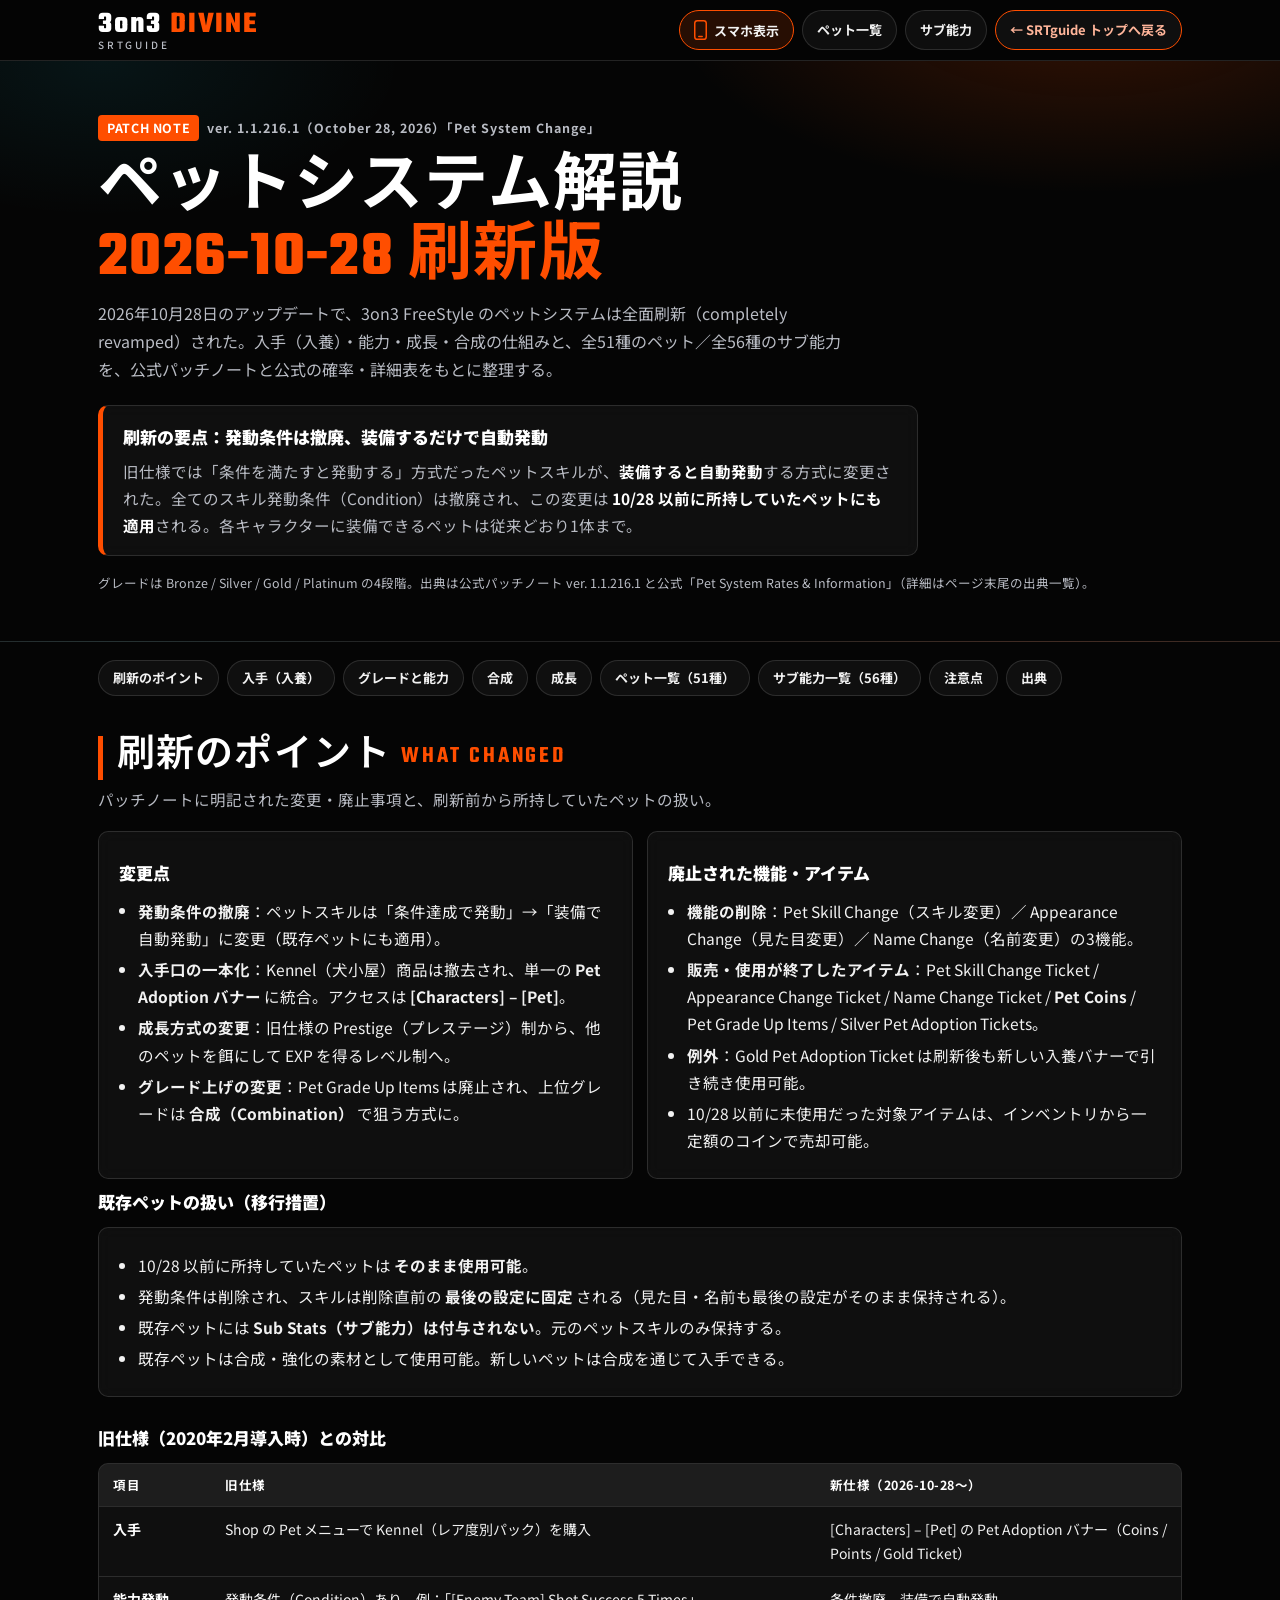
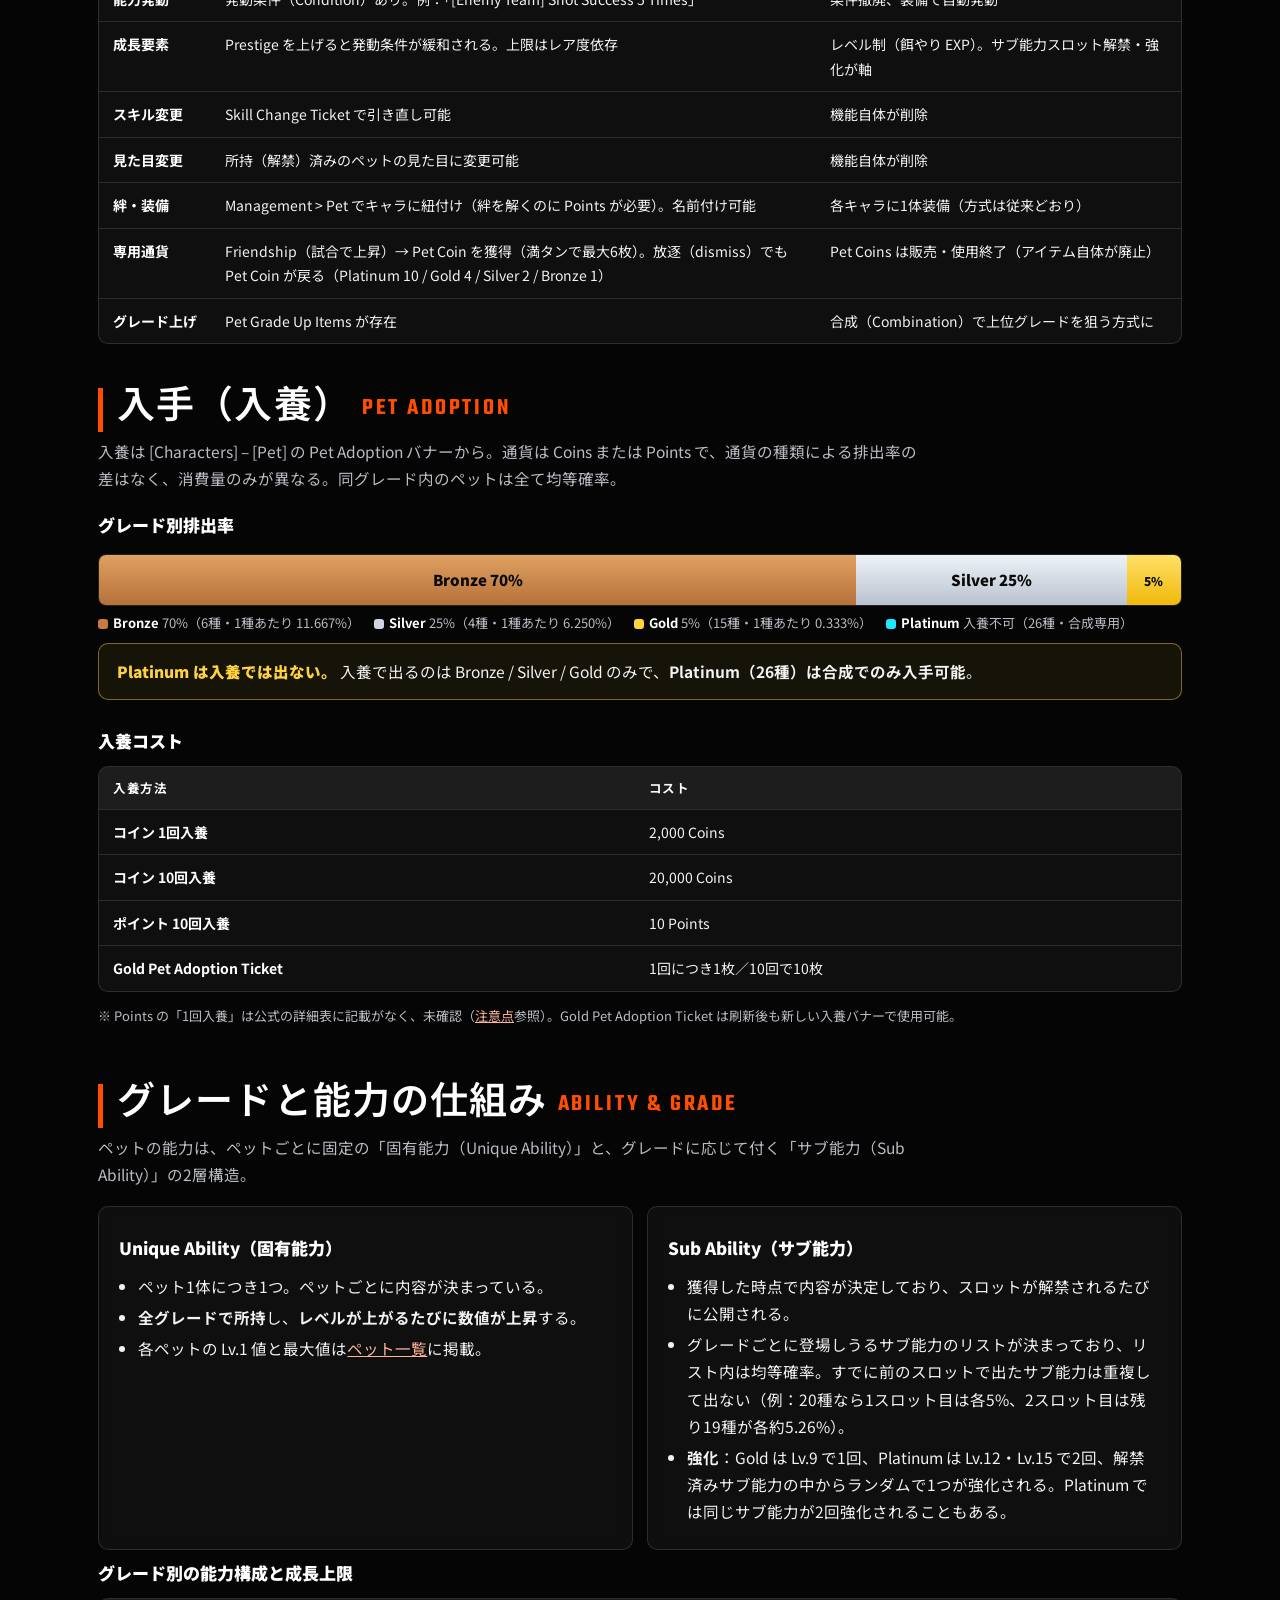
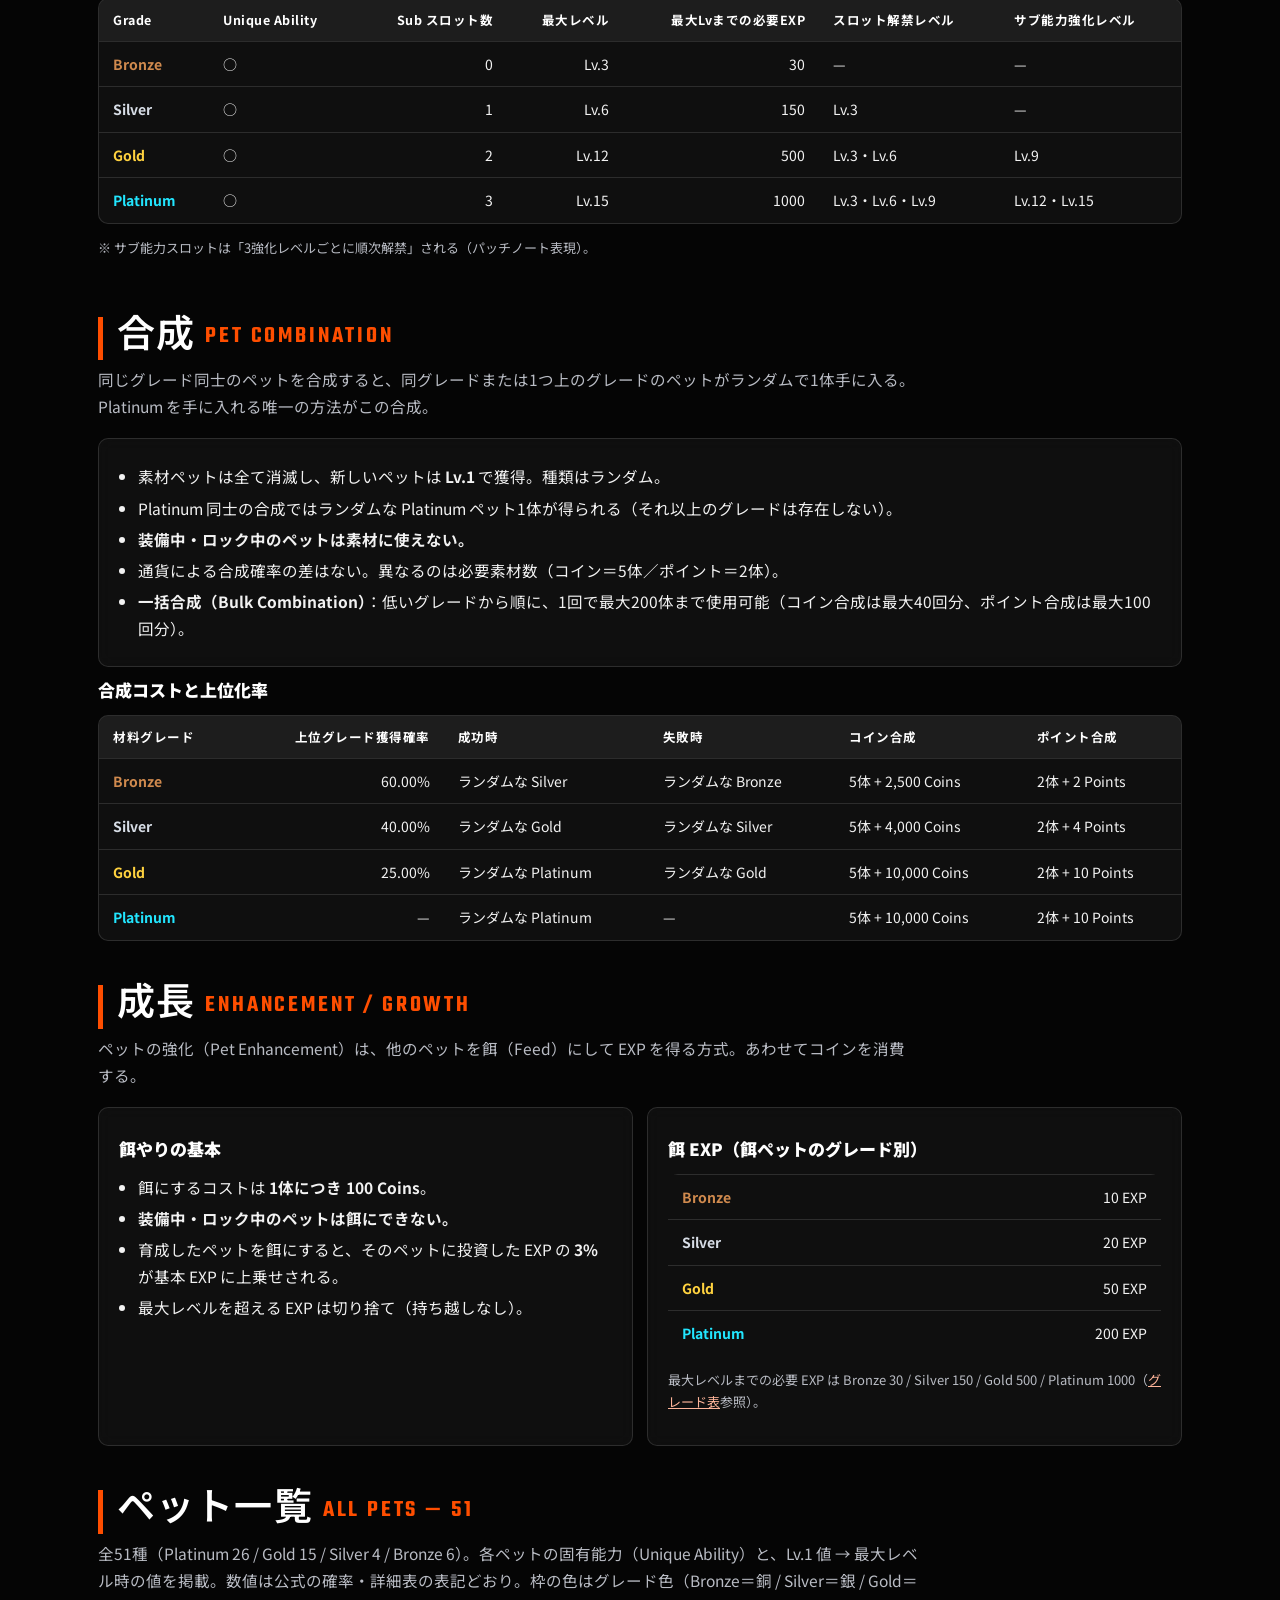
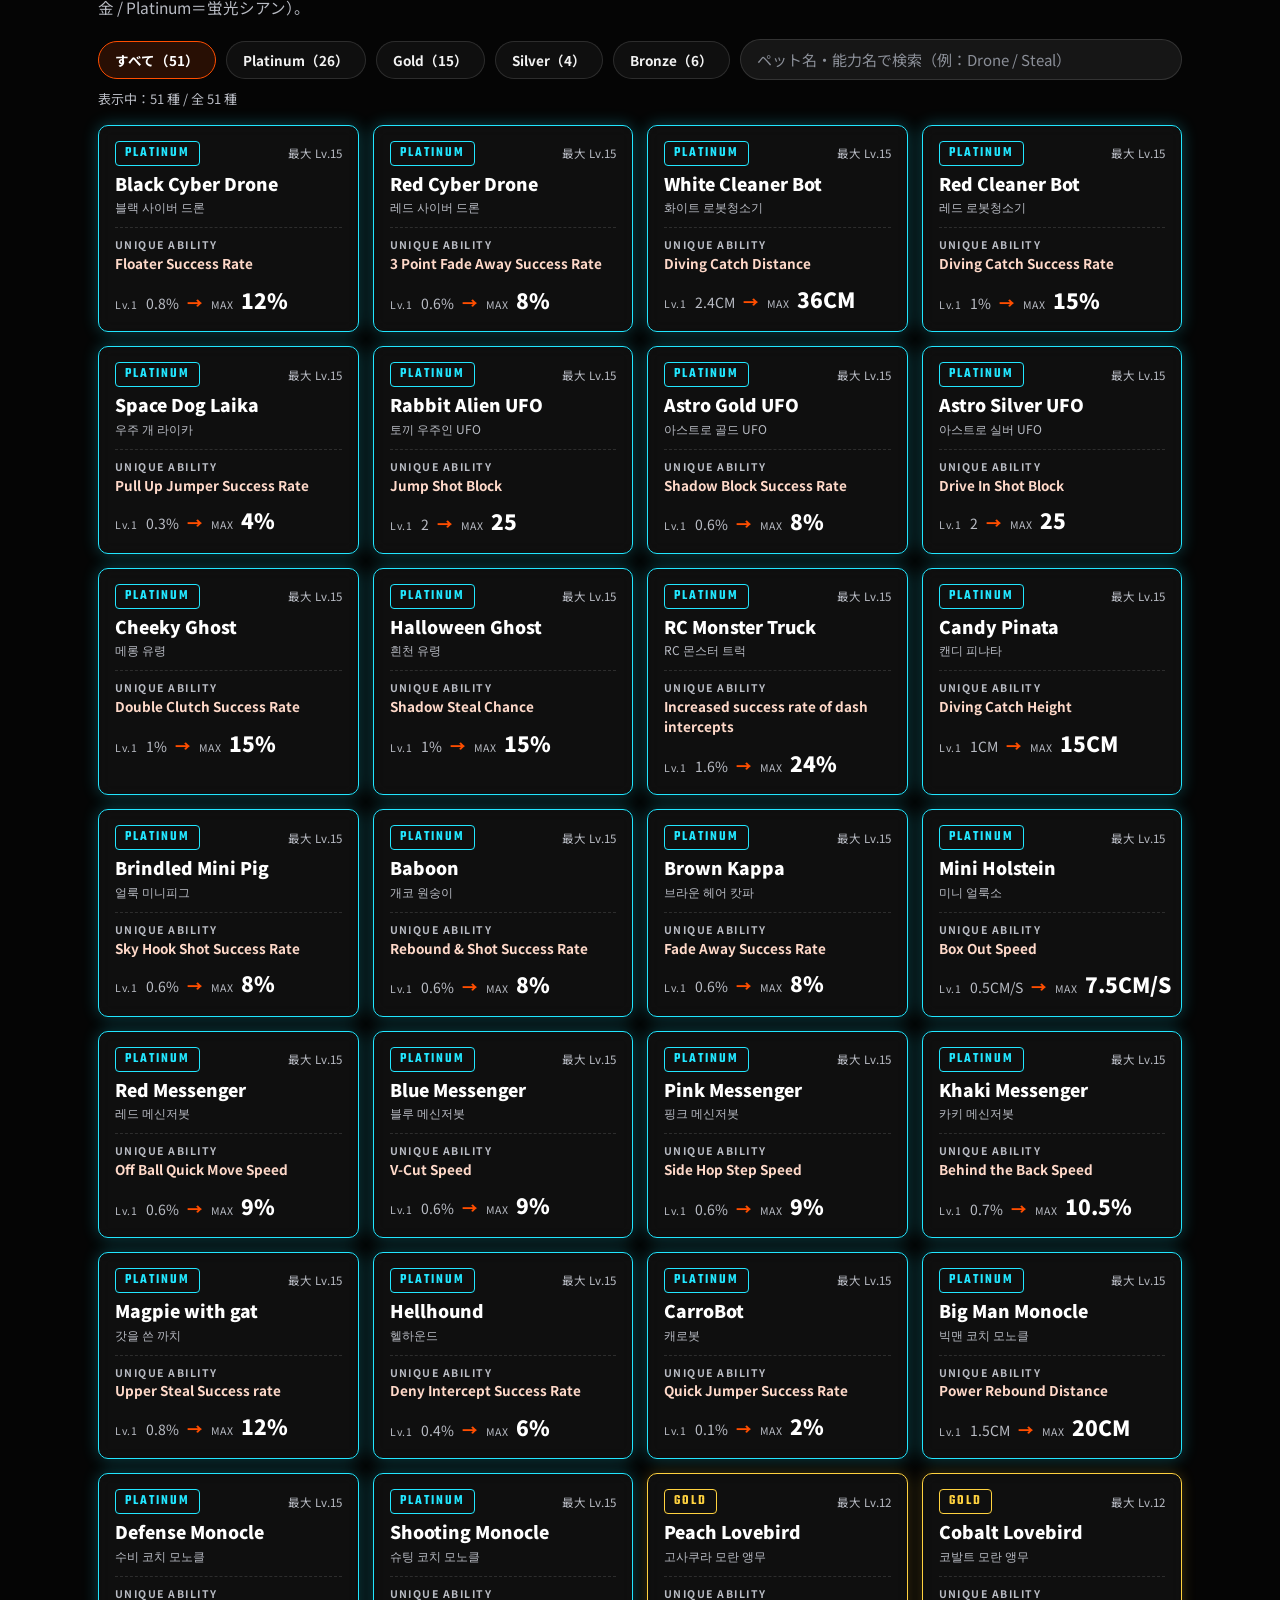
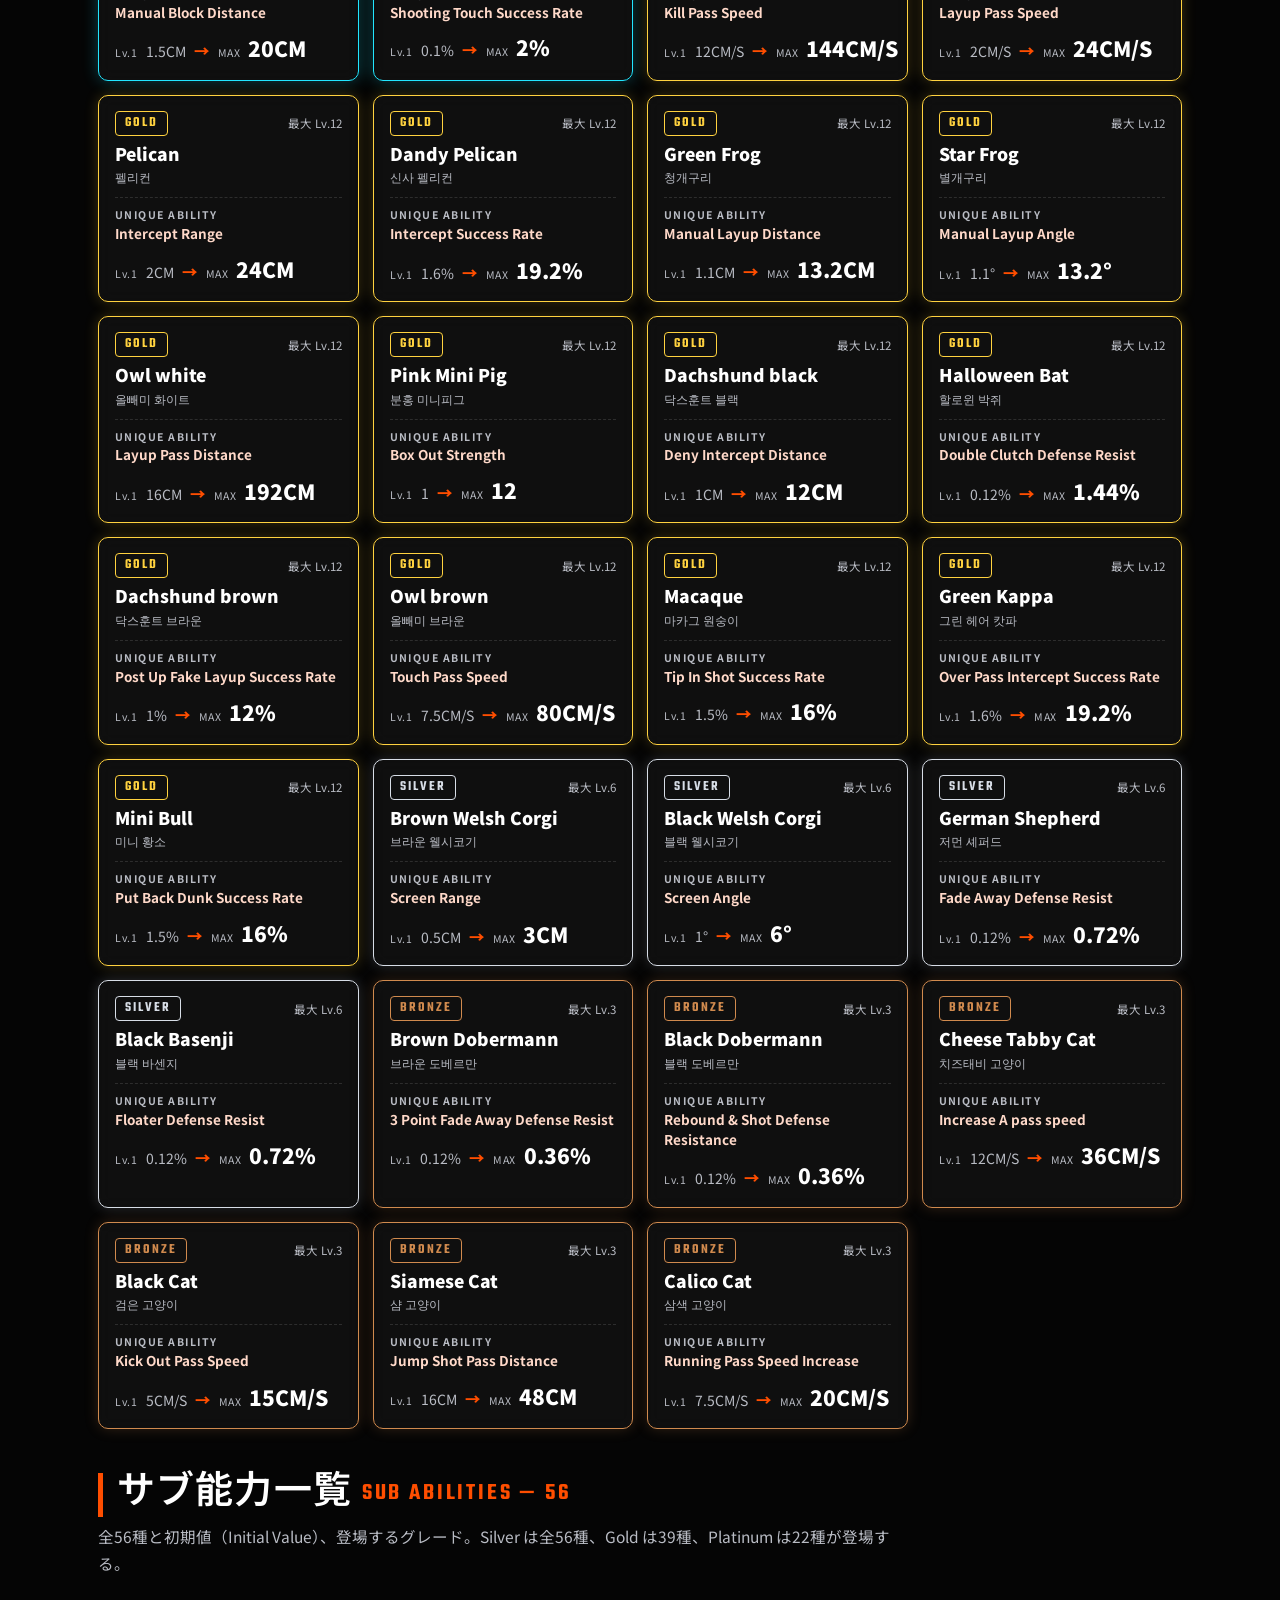
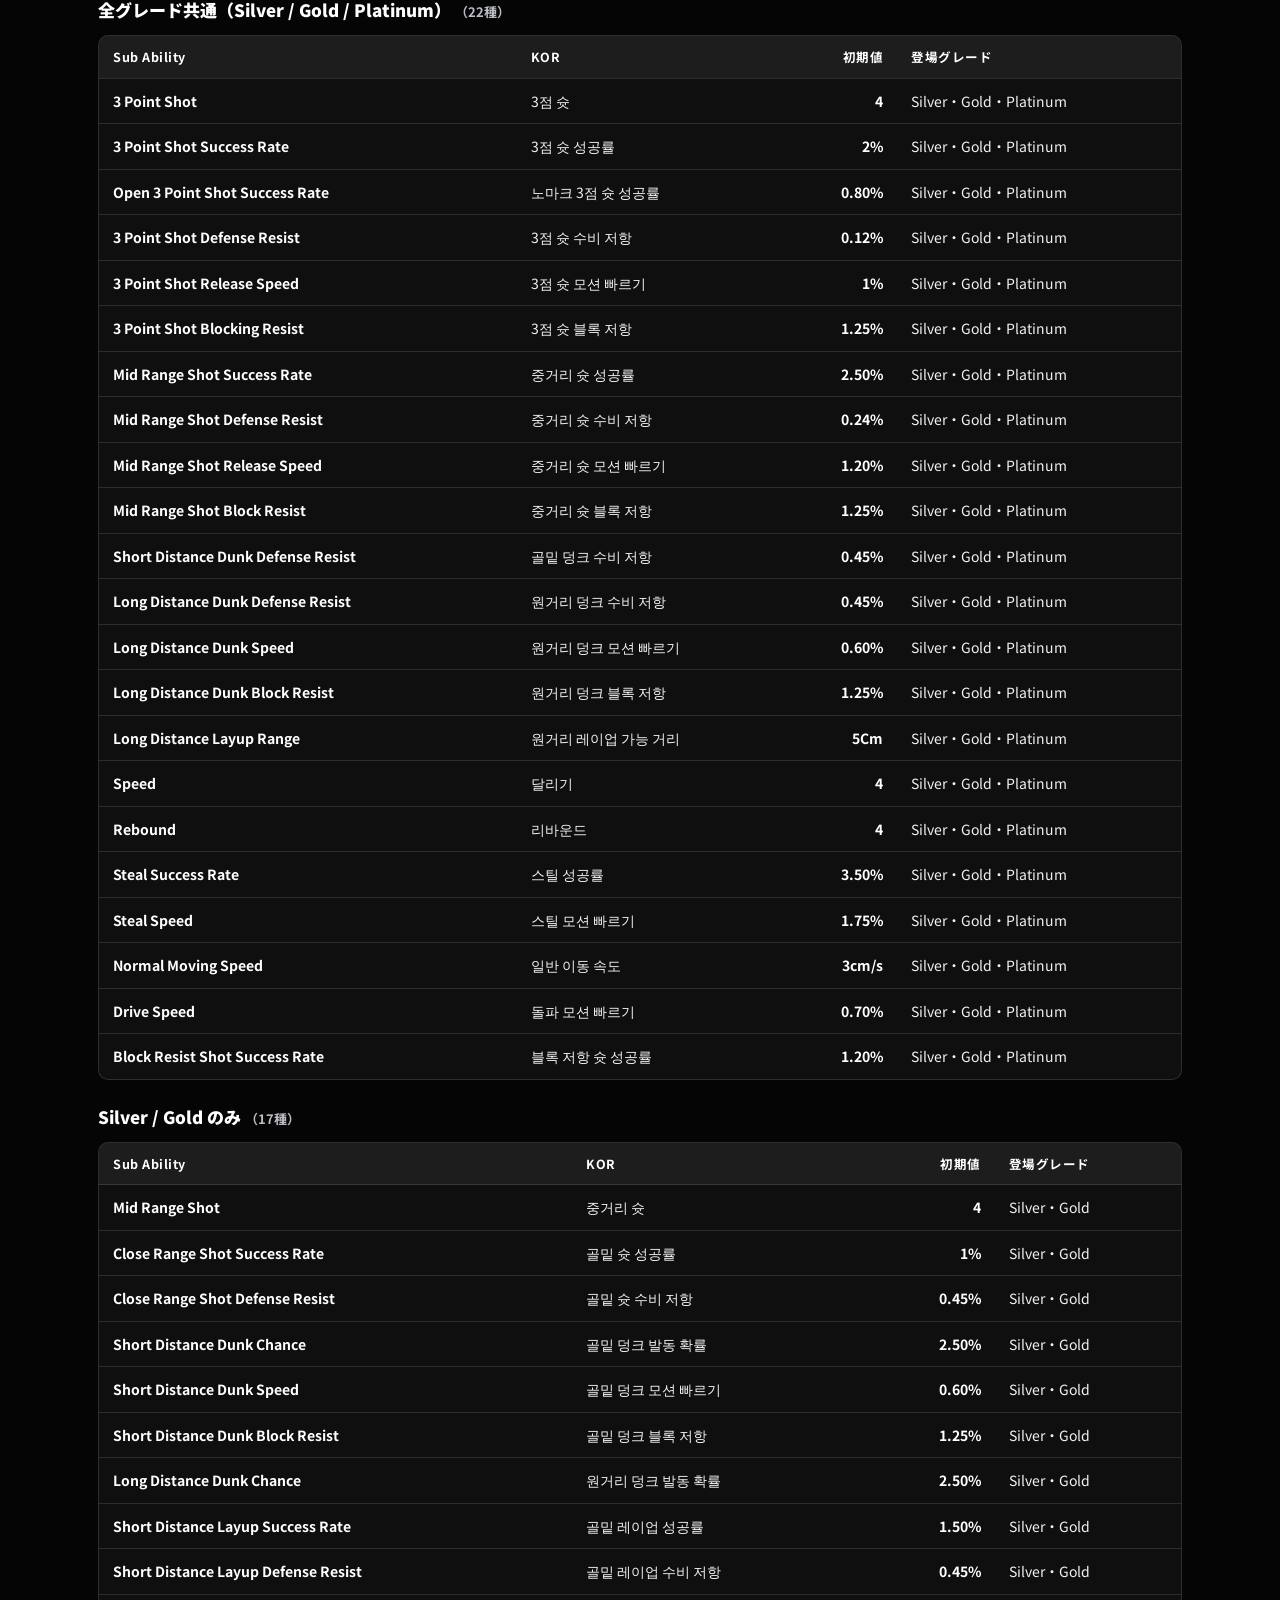
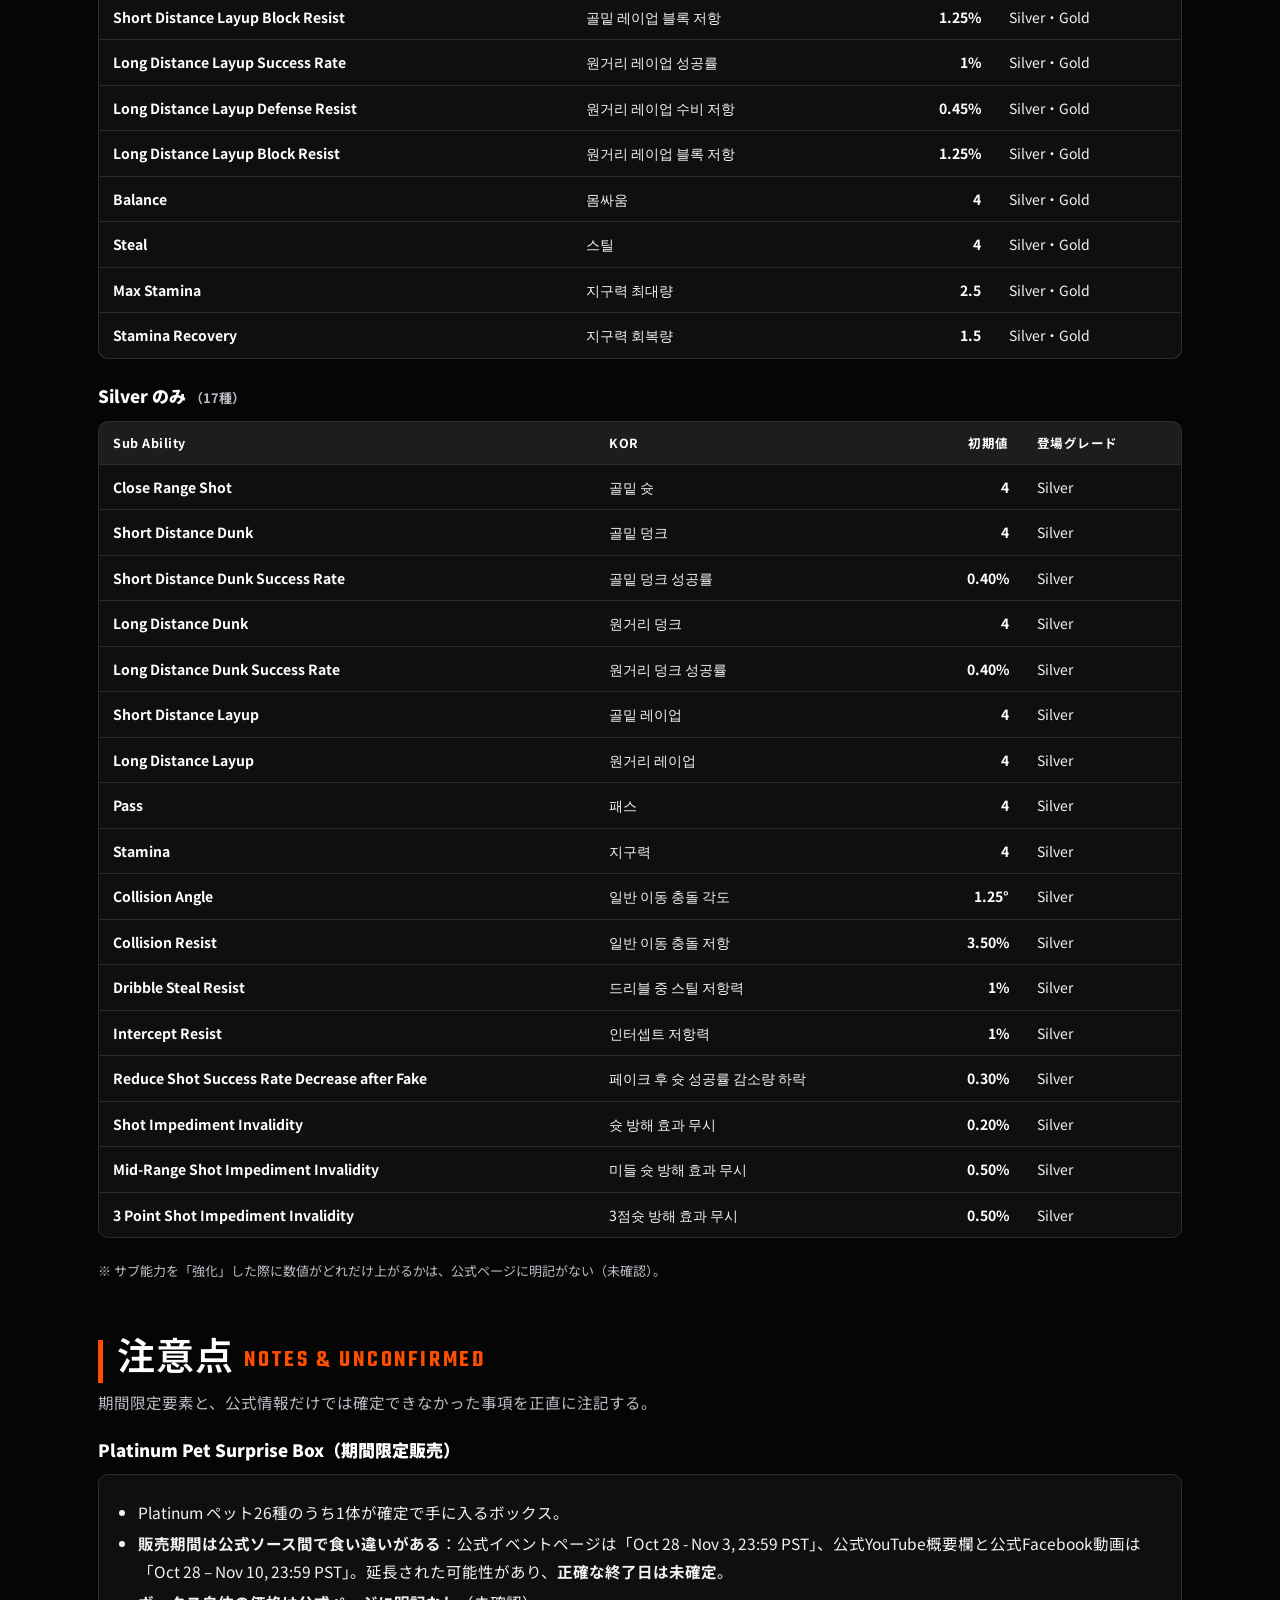
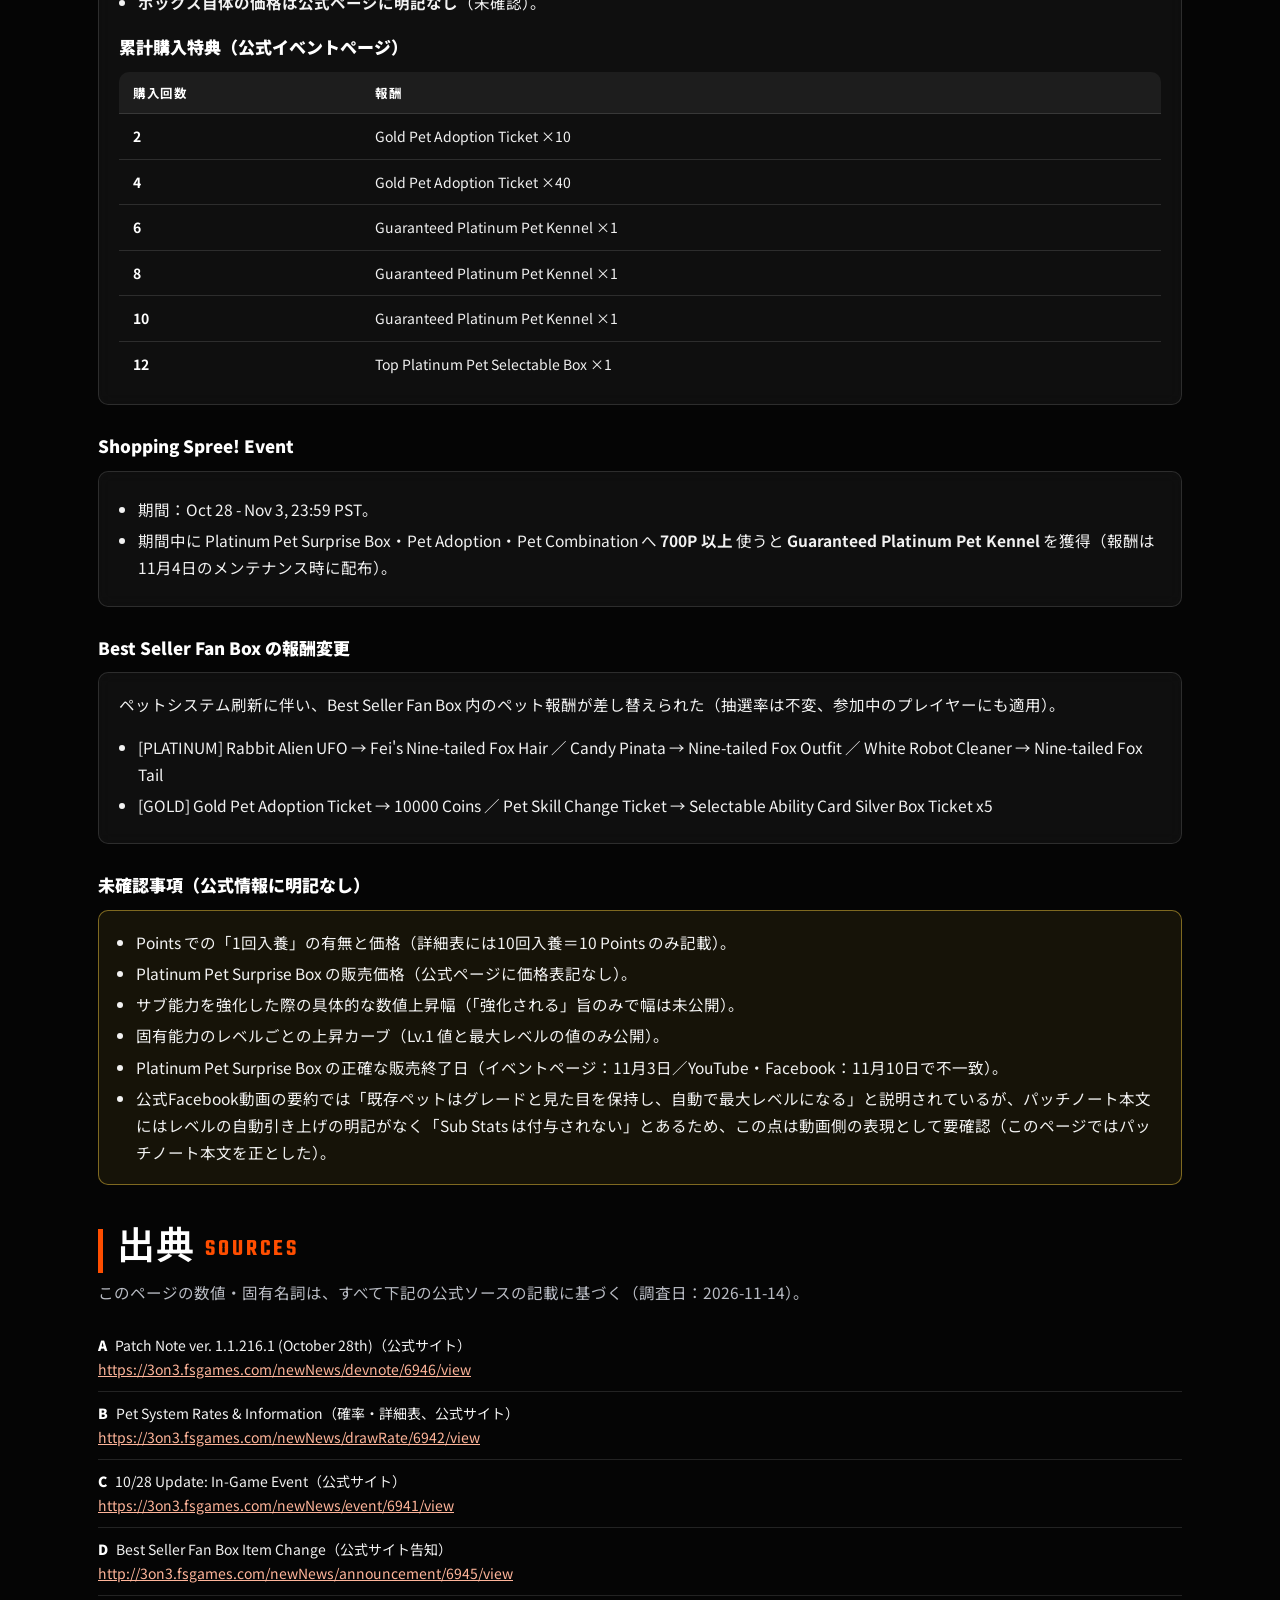
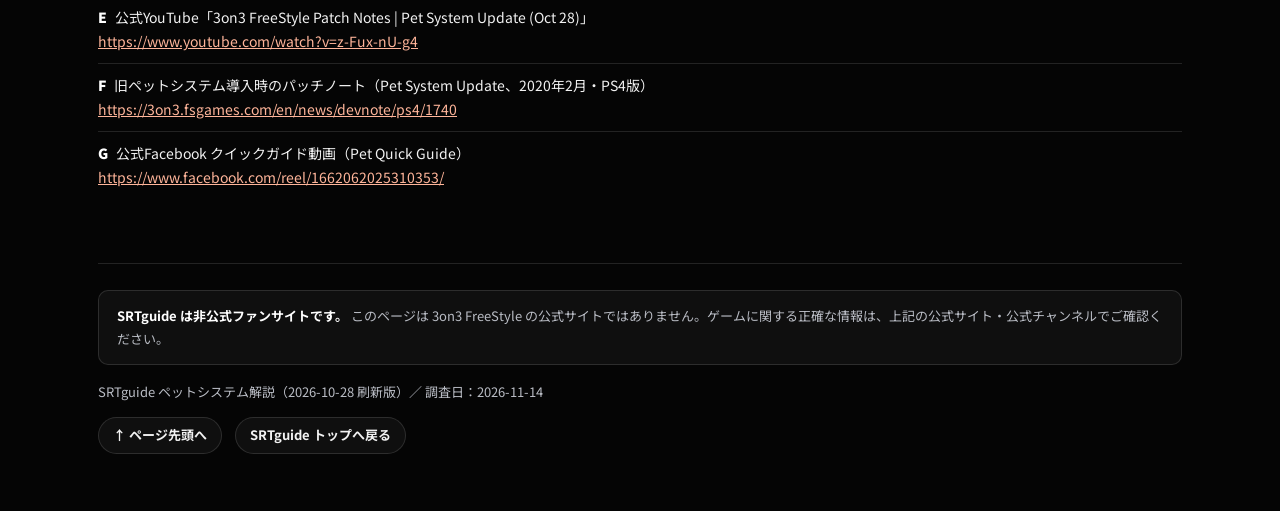
<file: SRTguide ペット解説ページ.html>
<!doctype html>
<html lang="ja">
  <head>
    <meta charset="utf-8" />
    <meta name="viewport" content="width=device-width, initial-scale=1, viewport-fit=cover" />
    <meta name="color-scheme" content="dark" />
    <link rel="icon" href="data:," />
    <title>ペットシステム解説（2026-10-28 刷新版）｜SRTguide</title>
    <link rel="preconnect" href="https://fonts.googleapis.com" />
    <link rel="preconnect" href="https://fonts.gstatic.com" crossorigin />
    <link href="https://fonts.googleapis.com/css2?family=Teko:wght@500;600;700&family=Noto+Sans+JP:wght@400;500;700;900&display=swap" rel="stylesheet" />
    <style>
      :root{
        --bg:#050505;
        --bg2:#0b0b0d;
        --panel:rgba(255,255,255,.045);
        --panel2:rgba(255,255,255,.07);
        --line:rgba(255,255,255,.12);
        --text:#f2f2f2;
        --muted:#b9bcc4;
        --accent:#ff4e00;
        --accent-soft:rgba(255,78,0,.14);
        --bronze:#d08a4e;
        --silver:#d7dde6;
        --gold:#ffd23f;
        --platinum:#22e6ff;
        --radius:10px;
      }
      *{box-sizing:border-box}
      html{scroll-behavior:smooth}
      body{
        margin:0;background:var(--bg);color:var(--text);
        font-family:"Noto Sans JP",system-ui,sans-serif;
        font-size:15.5px;line-height:1.75;
        -webkit-text-size-adjust:100%;
      }
      button,[role="button"],select,summary,input:not([type="checkbox"],[type="radio"]){min-height:2.25rem}
      a{color:#ffb59a}
      a:hover{color:#ffd2bf}
      .wrap{max-width:1120px;margin:0 auto;padding:0 18px}

      /* ---------- Header ---------- */
      header.site{
        position:sticky;top:0;z-index:50;
        background:rgba(5,5,5,.88);backdrop-filter:blur(10px);-webkit-backdrop-filter:blur(10px);
        border-bottom:1px solid var(--line);
      }
      .header-in{display:flex;align-items:center;gap:16px;min-height:60px;flex-wrap:wrap;padding-top:6px;padding-bottom:6px}
      .logo{font-family:"Teko",sans-serif;font-size:30px;font-weight:700;letter-spacing:.06em;line-height:1;color:#fff;text-decoration:none;white-space:nowrap}
      .logo em{font-style:normal;color:var(--accent)}
      .logo small{display:block;font-family:"Noto Sans JP",sans-serif;font-size:10px;font-weight:500;letter-spacing:.28em;color:var(--muted)}
      .header-nav{margin-left:auto;display:flex;gap:8px;flex-wrap:wrap}
      .header-nav a{
        color:var(--text);text-decoration:none;font-size:13px;font-weight:700;
        border:1px solid var(--line);border-radius:999px;padding:8px 14px;display:inline-flex;align-items:center;min-height:36px;
        background:var(--panel);
      }
      .header-nav a:hover{border-color:var(--accent);color:#fff}
      .header-nav a.home{border-color:var(--accent);color:#ffb59a}

      /* ---------- Hero ---------- */
      .hero{padding:52px 0 34px;border-bottom:1px solid var(--line);
        background:
          radial-gradient(700px 320px at 85% -60px, rgba(255,78,0,.20), transparent 60%),
          radial-gradient(500px 260px at 8% 0, rgba(34,230,255,.07), transparent 60%),
          var(--bg);
      }
      .hero .patch{display:inline-flex;gap:8px;align-items:center;flex-wrap:wrap;font-size:12.5px;font-weight:700;letter-spacing:.08em;color:var(--muted)}
      .hero .patch b{color:#fff;background:var(--accent);border-radius:4px;padding:2px 9px;letter-spacing:.05em}
      h1{
        font-family:"Teko","Noto Sans JP",sans-serif;font-weight:700;
        font-size:clamp(38px,7vw,64px);line-height:1.08;letter-spacing:.02em;
        margin:14px 0 6px;color:#fff;
      }
      h1 .accent{color:var(--accent)}
      .hero .sub{font-size:16px;color:var(--muted);max-width:760px;margin:0}
      .hero-key{
        margin-top:22px;background:var(--panel);border:1px solid var(--line);border-left:5px solid var(--accent);
        border-radius:var(--radius);padding:16px 20px;backdrop-filter:blur(8px);-webkit-backdrop-filter:blur(8px);
        max-width:820px;
      }
      .hero-key .k-title{font-weight:900;font-size:17px;color:#fff}
      .hero-key p{margin:6px 0 0;color:var(--muted)}
      .hero-key p b{color:#fff}
      .hero-meta{margin-top:16px;font-size:12.5px;color:var(--muted)}

      /* ---------- Section nav ---------- */
      nav.toc{padding:18px 0 2px}
      nav.toc ul{display:flex;flex-wrap:wrap;gap:8px;list-style:none;margin:0;padding:0}
      nav.toc a{
        display:inline-flex;align-items:center;min-height:36px;padding:6px 14px;
        border:1px solid var(--line);border-radius:999px;background:var(--panel);
        color:var(--text);text-decoration:none;font-size:13px;font-weight:700;
      }
      nav.toc a:hover{border-color:var(--accent)}

      /* ---------- Sections ---------- */
      section{padding:38px 0 6px}
      h2{
        font-family:"Teko","Noto Sans JP",sans-serif;font-weight:600;
        font-size:clamp(28px,4.6vw,38px);letter-spacing:.03em;line-height:1.15;
        color:#fff;margin:0 0 6px;padding-left:14px;border-left:5px solid var(--accent);
      }
      h2 .en{color:var(--accent);font-size:.62em;letter-spacing:.12em;margin-left:10px;vertical-align:.18em}
      .lead{color:var(--muted);margin:0 0 18px;max-width:820px}
      h3{font-size:17px;font-weight:900;color:#fff;margin:26px 0 10px}
      h3:first-of-type{margin-top:8px}

      .card{
        background:var(--panel);border:1px solid var(--line);border-radius:var(--radius);
        padding:18px 20px;backdrop-filter:blur(8px);-webkit-backdrop-filter:blur(8px);
      }
      .grid2{display:grid;grid-template-columns:1fr 1fr;gap:14px}
      .grid3{display:grid;grid-template-columns:repeat(3,1fr);gap:14px}
      @media (max-width:760px){.grid2,.grid3{grid-template-columns:1fr}}

      ul.tight{margin:6px 0;padding-left:1.25em}
      ul.tight li{margin:4px 0}
      .note{font-size:13px;color:var(--muted)}
      .warn{
        border:1px solid rgba(255,210,63,.45);background:rgba(255,210,63,.07);
        border-radius:var(--radius);padding:14px 18px;
      }
      .warn .w-title{font-weight:900;color:var(--gold)}
      .strike{color:var(--muted)}
      .tag{display:inline-block;font-size:11.5px;font-weight:700;border:1px solid var(--line);border-radius:999px;padding:1px 9px;color:var(--muted);vertical-align:.1em}

      /* ---------- Tables ---------- */
      .table-scroll{overflow-x:auto;border:1px solid var(--line);border-radius:var(--radius);background:var(--panel)}
      table{border-collapse:collapse;width:100%;font-size:14px;min-width:560px}
      caption{text-align:left;font-weight:900;color:#fff;padding:12px 16px 4px;font-size:15px}
      th,td{padding:10px 14px;text-align:left;border-top:1px solid var(--line);vertical-align:top}
      thead th{border-top:none;background:rgba(255,255,255,.06);color:#fff;font-size:12.5px;letter-spacing:.04em;white-space:nowrap}
      tbody th{color:#fff;font-weight:700;white-space:nowrap}
      td.num,th.num{text-align:right;font-variant-numeric:tabular-nums;white-space:nowrap}
      .plain-table{min-width:0}
      @media (max-width:640px){
        table{min-width:0}
        .resp thead{display:none}
        .resp tr{display:block;padding:8px 0;border-top:1px solid var(--line)}
        .resp tr:first-child{border-top:none}
        .resp td,.resp tbody th{display:flex;justify-content:space-between;gap:14px;border-top:none;padding:5px 14px;white-space:normal;text-align:right}
        .resp td::before,.resp tbody th::before{content:attr(data-label);color:var(--muted);font-size:12px;font-weight:700;text-align:left;flex:none}
        .resp td.num,.resp th.num{text-align:right}
        .resp tbody th{color:#fff}
      }

      /* ---------- Rate bar ---------- */
      .ratebar{display:flex;height:52px;border-radius:8px;overflow:hidden;border:1px solid var(--line);margin:14px 0 6px}
      .ratebar div{display:flex;align-items:center;justify-content:center;font-weight:900;color:#0a0a0a;font-size:15px;min-width:0;text-align:center;padding:0 4px}
      .ratebar .rb-bronze{background:linear-gradient(180deg,#e0a061,#b5713a);width:70%}
      .ratebar .rb-silver{background:linear-gradient(180deg,#eef2f7,#b9c2cf);width:25%}
      .ratebar .rb-gold{background:linear-gradient(180deg,#ffe066,#f0b90b);width:5%;font-size:12px}
      .rate-legend{display:flex;flex-wrap:wrap;gap:14px;font-size:13px;color:var(--muted);margin-bottom:8px}
      .rate-legend span b{color:#fff}
      .dot{display:inline-block;width:10px;height:10px;border-radius:3px;margin-right:5px;vertical-align:-1px}

      /* ---------- Grade chips / filters ---------- */
      .g-bronze{color:var(--bronze)} .g-silver{color:var(--silver)} .g-gold{color:var(--gold)} .g-platinum{color:var(--platinum)}
      .filters{display:flex;flex-wrap:wrap;gap:10px;align-items:center;margin:16px 0 6px}
      .fbtn{
        font-family:inherit;font-size:13.5px;font-weight:700;cursor:pointer;
        color:var(--text);background:var(--panel);border:1px solid var(--line);border-radius:999px;
        padding:8px 16px;min-height:38px;
      }
      .fbtn:hover{border-color:#fff}
      .fbtn.active{border-color:var(--accent);background:var(--accent-soft);color:#fff}
      .fbtn[data-grade="bronze"].active{border-color:var(--bronze);background:rgba(208,138,78,.15)}
      .fbtn[data-grade="silver"].active{border-color:var(--silver);background:rgba(215,221,230,.13)}
      .fbtn[data-grade="gold"].active{border-color:var(--gold);background:rgba(255,210,63,.13)}
      .fbtn[data-grade="platinum"].active{border-color:var(--platinum);background:rgba(34,230,255,.12)}
      .searchbox{flex:1 1 220px;min-width:180px}
      .searchbox input{
        width:100%;font-family:inherit;font-size:15px;color:var(--text);
        background:var(--panel2);border:1px solid var(--line);border-radius:999px;padding:9px 16px;min-height:40px;
      }
      .searchbox input::placeholder{color:#8b8f98}
      .count-line{font-size:13px;color:var(--muted);margin:8px 0 14px}

      /* ---------- Pet cards ---------- */
      .pet-grid{display:grid;grid-template-columns:repeat(auto-fill,minmax(248px,1fr));gap:14px}
      .pet{
        border-radius:var(--radius);padding:15px 16px 13px;
        background:var(--panel);backdrop-filter:blur(8px);-webkit-backdrop-filter:blur(8px);
        border:1.5px solid var(--line);
      }
      .pet.bronze{border-color:var(--bronze);box-shadow:0 0 14px rgba(208,138,78,.22)}
      .pet.silver{border-color:var(--silver);box-shadow:0 0 14px rgba(215,221,230,.20)}
      .pet.gold{border-color:var(--gold);box-shadow:0 0 14px rgba(255,210,63,.22)}
      .pet.platinum{border-color:var(--platinum);box-shadow:0 0 16px rgba(34,230,255,.28)}
      .pet .p-top{display:flex;align-items:center;gap:8px;margin-bottom:6px}
      .pet .grade{
        font-family:"Teko",sans-serif;font-size:14px;font-weight:600;letter-spacing:.14em;
        padding:1px 9px;border-radius:4px;border:1px solid currentColor;line-height:1.5;
      }
      .pet.bronze .grade{color:var(--bronze)} .pet.silver .grade{color:var(--silver)}
      .pet.gold .grade{color:var(--gold)} .pet.platinum .grade{color:var(--platinum)}
      .pet .maxlv{margin-left:auto;font-size:11.5px;color:var(--muted);white-space:nowrap}
      .pet h4{margin:0;font-size:17.5px;font-weight:900;color:#fff;line-height:1.35}
      .pet .kor{font-size:12px;color:var(--muted);margin:1px 0 10px}
      .pet .ability{font-size:13.5px;font-weight:700;color:#ffd9c9;border-top:1px dashed var(--line);padding-top:9px;line-height:1.5}
      .pet .ability .a-label{display:block;font-size:10.5px;font-weight:700;letter-spacing:.14em;color:var(--muted)}
      .pet .vals{display:flex;align-items:baseline;gap:8px;margin-top:8px;font-variant-numeric:tabular-nums}
      .pet .vals .v1{font-size:14px;color:var(--muted)}
      .pet .vals .arrow{color:var(--accent);font-weight:900}
      .pet .vals .vmax{font-size:21px;font-weight:900;color:#fff}
      .pet .vals .v-label{font-size:10.5px;color:var(--muted);letter-spacing:.06em}
      .empty{border:1px dashed var(--line);border-radius:var(--radius);padding:26px;text-align:center;color:var(--muted)}

      /* ---------- Sub ability tables ---------- */
      .sub-group{margin-bottom:22px}
      .sub-group h3 .cnt{color:var(--muted);font-size:13px;font-weight:700}
      td .init{font-weight:700;color:#fff;font-variant-numeric:tabular-nums}

      /* ---------- Sources / footer ---------- */
      .sources{list-style:none;margin:10px 0;padding:0}
      .sources li{padding:9px 0;border-top:1px solid var(--line);font-size:14px}
      .sources li:first-child{border-top:none}
      .sources .s-label{font-weight:900;color:#fff;margin-right:8px}
      .sources a{word-break:break-all}
      footer{margin-top:48px;border-top:1px solid var(--line);padding:26px 0 44px;color:var(--muted);font-size:13px}
      footer .fan{border:1px solid var(--line);border-radius:var(--radius);background:var(--panel);padding:14px 18px;margin-bottom:16px}
      footer .fan b{color:#fff}
      .to-top{display:inline-flex;align-items:center;min-height:36px;padding:6px 14px;border:1px solid var(--line);border-radius:999px;color:var(--text);text-decoration:none;font-weight:700;font-size:13px;background:var(--panel)}
      .to-top:hover{border-color:var(--accent)}

      /* ---------- スマホ表示プレビュー ---------- */
      .mp-btn{
        font-family:inherit;color:var(--text);cursor:pointer;
        font-size:13px;font-weight:700;
        border:1px solid var(--accent);border-radius:999px;padding:8px 14px;
        display:inline-flex;align-items:center;gap:7px;min-height:36px;
        background:var(--accent-soft);
      }
      .mp-btn:hover{background:rgba(255,78,0,.28);color:#fff}
      .mp-btn svg{flex:none}
      html.mp-mode .mp-btn, html.mp-mode .mp-overlay{display:none !important}
      .mp-overlay{
        position:fixed;inset:0;z-index:200;
        background:rgba(0,0,0,.9);
        backdrop-filter:blur(6px);-webkit-backdrop-filter:blur(6px);
        display:flex;flex-direction:column;
      }
      .mp-overlay[hidden]{display:none}
      .mp-bar{
        display:flex;align-items:center;gap:14px;flex-wrap:wrap;
        padding:12px 18px;border-bottom:1px solid var(--line);
      }
      .mp-bar .mp-title{font-weight:900;color:#fff;font-size:15px}
      .mp-bar .mp-title small{color:var(--muted);font-weight:500;font-size:12px;margin-left:8px;letter-spacing:.06em}
      .mp-close{
        margin-left:auto;font-family:inherit;cursor:pointer;
        font-size:13.5px;font-weight:700;color:#fff;
        background:var(--accent);border:1px solid var(--accent);border-radius:999px;
        padding:8px 18px;min-height:38px;display:inline-flex;align-items:center;gap:7px;
      }
      .mp-close:hover{background:#ff6a26}
      .mp-stage{flex:1;display:flex;align-items:center;justify-content:center;overflow:hidden;padding:10px}
      .mp-frame{
        position:relative;flex:none;
        width:412px;height:866px;
        border:11px solid #1d1d21;border-radius:52px;
        background:#000;overflow:hidden;
        box-shadow:0 30px 80px rgba(0,0,0,.75), 0 0 0 1px rgba(255,255,255,.14), 0 0 44px rgba(255,78,0,.16);
      }
      .mp-notch{
        position:absolute;top:9px;left:50%;transform:translateX(-50%);
        width:110px;height:24px;border-radius:999px;background:#000;
        border:1px solid rgba(255,255,255,.08);z-index:2;pointer-events:none;
      }
      .mp-frame iframe{display:block;width:390px;height:844px;border:0;background:#050505}
    </style>
    <script>
      // スマホ表示プレビュー内（?mp=1）では、ボタンとオーバーレイを最初から出さない
      if (new URLSearchParams(window.location.search).get("mp") === "1") {
        document.documentElement.classList.add("mp-mode");
      }
    </script>
  </head>
  <body id="top">

    <header class="site">
      <div class="wrap header-in">
        <a class="logo" href="https://mirimaru.github.io/SRTguide/">3on3 <em>DIVINE</em><small>SRTGUIDE</small></a>
        <nav class="header-nav" aria-label="サイト内リンク">
          <button type="button" class="mp-btn" id="mpOpenBtn" aria-haspopup="dialog">
            <svg width="13" height="20" viewBox="0 0 13 20" fill="none" aria-hidden="true"><rect x="0.75" y="0.75" width="11.5" height="18.5" rx="2.6" stroke="#ff4e00" stroke-width="1.5"/><line x1="4.8" y1="16.6" x2="8.2" y2="16.6" stroke="#ff4e00" stroke-width="1.5" stroke-linecap="round"/></svg>
            スマホ表示
          </button>
          <a href="#pets">ペット一覧</a>
          <a href="#sub">サブ能力</a>
          <a class="home" href="https://mirimaru.github.io/SRTguide/">← SRTguide トップへ戻る</a>
        </nav>
      </div>
    </header>

    <!-- ============ HERO ============ -->
    <div class="hero">
      <div class="wrap">
        <span class="patch"><b>PATCH NOTE</b> ver. 1.1.216.1（October 28, 2026）「Pet System Change」</span>
        <h1>ペットシステム解説<br /><span class="accent">2026-10-28 刷新版</span></h1>
        <p class="sub">2026年10月28日のアップデートで、3on3 FreeStyle のペットシステムは全面刷新（completely revamped）された。入手（入養）・能力・成長・合成の仕組みと、全51種のペット／全56種のサブ能力を、公式パッチノートと公式の確率・詳細表をもとに整理する。</p>
        <div class="hero-key">
          <div class="k-title">刷新の要点：発動条件は撤廃、装備するだけで自動発動</div>
          <p>旧仕様では「条件を満たすと発動する」方式だったペットスキルが、<b>装備すると自動発動</b>する方式に変更された。全てのスキル発動条件（Condition）は撤廃され、この変更は <b>10/28 以前に所持していたペットにも適用</b>される。各キャラクターに装備できるペットは従来どおり1体まで。</p>
        </div>
        <p class="hero-meta">グレードは Bronze / Silver / Gold / Platinum の4段階。出典は公式パッチノート ver. 1.1.216.1 と公式「Pet System Rates &amp; Information」（詳細はページ末尾の出典一覧）。</p>
      </div>
    </div>

    <div class="wrap">
      <nav class="toc" aria-label="目次">
        <ul>
          <li><a href="#changes">刷新のポイント</a></li>
          <li><a href="#adoption">入手（入養）</a></li>
          <li><a href="#ability">グレードと能力</a></li>
          <li><a href="#combine">合成</a></li>
          <li><a href="#growth">成長</a></li>
          <li><a href="#pets">ペット一覧（51種）</a></li>
          <li><a href="#sub">サブ能力一覧（56種）</a></li>
          <li><a href="#caution">注意点</a></li>
          <li><a href="#sources">出典</a></li>
        </ul>
      </nav>

      <!-- ============ 刷新のポイント ============ -->
      <section id="changes">
        <h2>刷新のポイント<span class="en">WHAT CHANGED</span></h2>
        <p class="lead">パッチノートに明記された変更・廃止事項と、刷新前から所持していたペットの扱い。</p>

        <div class="grid2">
          <div class="card">
            <h3>変更点</h3>
            <ul class="tight">
              <li><b>発動条件の撤廃</b>：ペットスキルは「条件達成で発動」→「装備で自動発動」に変更（既存ペットにも適用）。</li>
              <li><b>入手口の一本化</b>：Kennel（犬小屋）商品は撤去され、単一の <b>Pet Adoption バナー</b> に統合。アクセスは <b>[Characters] – [Pet]</b>。</li>
              <li><b>成長方式の変更</b>：旧仕様の Prestige（プレステージ）制から、他のペットを餌にして EXP を得るレベル制へ。</li>
              <li><b>グレード上げの変更</b>：Pet Grade Up Items は廃止され、上位グレードは <b>合成（Combination）</b> で狙う方式に。</li>
            </ul>
          </div>
          <div class="card">
            <h3>廃止された機能・アイテム</h3>
            <ul class="tight">
              <li><b>機能の削除</b>：Pet Skill Change（スキル変更）／ Appearance Change（見た目変更）／ Name Change（名前変更）の3機能。</li>
              <li><b>販売・使用が終了したアイテム</b>：Pet Skill Change Ticket / Appearance Change Ticket / Name Change Ticket / <b>Pet Coins</b> / Pet Grade Up Items / Silver Pet Adoption Tickets。</li>
              <li><b>例外</b>：Gold Pet Adoption Ticket は刷新後も新しい入養バナーで引き続き使用可能。</li>
              <li>10/28 以前に未使用だった対象アイテムは、インベントリから一定額のコインで売却可能。</li>
            </ul>
          </div>
        </div>

        <h3>既存ペットの扱い（移行措置）</h3>
        <div class="card">
          <ul class="tight">
            <li>10/28 以前に所持していたペットは <b>そのまま使用可能</b>。</li>
            <li>発動条件は削除され、スキルは削除直前の <b>最後の設定に固定</b> される（見た目・名前も最後の設定がそのまま保持される）。</li>
            <li>既存ペットには <b>Sub Stats（サブ能力）は付与されない</b>。元のペットスキルのみ保持する。</li>
            <li>既存ペットは合成・強化の素材として使用可能。新しいペットは合成を通じて入手できる。</li>
          </ul>
        </div>

        <h3>旧仕様（2020年2月導入時）との対比</h3>
        <div class="table-scroll">
          <table class="resp">
            <thead><tr><th>項目</th><th>旧仕様</th><th>新仕様（2026-10-28〜）</th></tr></thead>
            <tbody>
              <tr><th data-label="項目">入手</th><td data-label="旧仕様">Shop の Pet メニューで Kennel（レア度別パック）を購入</td><td data-label="新仕様">[Characters] – [Pet] の Pet Adoption バナー（Coins / Points / Gold Ticket）</td></tr>
              <tr><th data-label="項目">能力発動</th><td data-label="旧仕様">発動条件（Condition）あり。例：「[Enemy Team] Shot Success 5 Times」</td><td data-label="新仕様">条件撤廃、装備で自動発動</td></tr>
              <tr><th data-label="項目">成長要素</th><td data-label="旧仕様">Prestige を上げると発動条件が緩和される。上限はレア度依存</td><td data-label="新仕様">レベル制（餌やり EXP）。サブ能力スロット解禁・強化が軸</td></tr>
              <tr><th data-label="項目">スキル変更</th><td data-label="旧仕様">Skill Change Ticket で引き直し可能</td><td data-label="新仕様">機能自体が削除</td></tr>
              <tr><th data-label="項目">見た目変更</th><td data-label="旧仕様">所持（解禁）済みのペットの見た目に変更可能</td><td data-label="新仕様">機能自体が削除</td></tr>
              <tr><th data-label="項目">絆・装備</th><td data-label="旧仕様">Management &gt; Pet でキャラに紐付け（絆を解くのに Points が必要）。名前付け可能</td><td data-label="新仕様">各キャラに1体装備（方式は従来どおり）</td></tr>
              <tr><th data-label="項目">専用通貨</th><td data-label="旧仕様">Friendship（試合で上昇）→ Pet Coin を獲得（満タンで最大6枚）。放逐（dismiss）でも Pet Coin が戻る（Platinum 10 / Gold 4 / Silver 2 / Bronze 1）</td><td data-label="新仕様">Pet Coins は販売・使用終了（アイテム自体が廃止）</td></tr>
              <tr><th data-label="項目">グレード上げ</th><td data-label="旧仕様">Pet Grade Up Items が存在</td><td data-label="新仕様">合成（Combination）で上位グレードを狙う方式に</td></tr>
            </tbody>
          </table>
        </div>
      </section>

      <!-- ============ 入手（入養） ============ -->
      <section id="adoption">
        <h2>入手（入養）<span class="en">PET ADOPTION</span></h2>
        <p class="lead">入養は [Characters] – [Pet] の Pet Adoption バナーから。通貨は Coins または Points で、通貨の種類による排出率の差はなく、消費量のみが異なる。同グレード内のペットは全て均等確率。</p>

        <h3>グレード別排出率</h3>
        <div class="ratebar" role="img" aria-label="排出率：Bronze 70%、Silver 25%、Gold 5%">
          <div class="rb-bronze">Bronze 70%</div>
          <div class="rb-silver">Silver 25%</div>
          <div class="rb-gold">5%</div>
        </div>
        <div class="rate-legend">
          <span><i class="dot" style="background:#c97b3f"></i><b>Bronze</b> 70%（6種・1種あたり 11.667%）</span>
          <span><i class="dot" style="background:#cfd6dd"></i><b>Silver</b> 25%（4種・1種あたり 6.250%）</span>
          <span><i class="dot" style="background:#ffd23f"></i><b>Gold</b> 5%（15種・1種あたり 0.333%）</span>
          <span><i class="dot" style="background:#22e6ff"></i><b>Platinum</b> 入養不可（26種・合成専用）</span>
        </div>
        <div class="warn">
          <span class="w-title">Platinum は入養では出ない。</span> 入養で出るのは Bronze / Silver / Gold のみで、<b>Platinum（26種）は合成でのみ入手可能</b>。
        </div>

        <h3>入養コスト</h3>
        <div class="table-scroll">
          <table class="resp">
            <thead><tr><th>入養方法</th><th>コスト</th></tr></thead>
            <tbody>
              <tr><th data-label="入養方法">コイン 1回入養</th><td data-label="コスト">2,000 Coins</td></tr>
              <tr><th data-label="入養方法">コイン 10回入養</th><td data-label="コスト">20,000 Coins</td></tr>
              <tr><th data-label="入養方法">ポイント 10回入養</th><td data-label="コスト">10 Points</td></tr>
              <tr><th data-label="入養方法">Gold Pet Adoption Ticket</th><td data-label="コスト">1回につき1枚／10回で10枚</td></tr>
            </tbody>
          </table>
        </div>
        <p class="note">※ Points の「1回入養」は公式の詳細表に記載がなく、未確認（<a href="#caution">注意点</a>参照）。Gold Pet Adoption Ticket は刷新後も新しい入養バナーで使用可能。</p>
      </section>

      <!-- ============ グレードと能力 ============ -->
      <section id="ability">
        <h2>グレードと能力の仕組み<span class="en">ABILITY &amp; GRADE</span></h2>
        <p class="lead">ペットの能力は、ペットごとに固定の「固有能力（Unique Ability）」と、グレードに応じて付く「サブ能力（Sub Ability）」の2層構造。</p>

        <div class="grid2">
          <div class="card">
            <h3>Unique Ability（固有能力）</h3>
            <ul class="tight">
              <li>ペット1体につき1つ。ペットごとに内容が決まっている。</li>
              <li><b>全グレードで所持</b>し、<b>レベルが上がるたびに数値が上昇</b>する。</li>
              <li>各ペットの Lv.1 値と最大値は<a href="#pets">ペット一覧</a>に掲載。</li>
            </ul>
          </div>
          <div class="card">
            <h3>Sub Ability（サブ能力）</h3>
            <ul class="tight">
              <li>獲得した時点で内容が決定しており、スロットが解禁されるたびに公開される。</li>
              <li>グレードごとに登場しうるサブ能力のリストが決まっており、リスト内は均等確率。すでに前のスロットで出たサブ能力は重複して出ない（例：20種なら1スロット目は各5%、2スロット目は残り19種が各約5.26%）。</li>
              <li><b>強化</b>：Gold は Lv.9 で1回、Platinum は Lv.12・Lv.15 で2回、解禁済みサブ能力の中からランダムで1つが強化される。Platinum では同じサブ能力が2回強化されることもある。</li>
            </ul>
          </div>
        </div>

        <h3>グレード別の能力構成と成長上限</h3>
        <div class="table-scroll">
          <table class="resp">
            <thead>
              <tr><th>Grade</th><th>Unique Ability</th><th class="num">Sub スロット数</th><th class="num">最大レベル</th><th class="num">最大Lvまでの必要EXP</th><th>スロット解禁レベル</th><th>サブ能力強化レベル</th></tr>
            </thead>
            <tbody>
              <tr><th data-label="Grade"><span class="g-bronze">Bronze</span></th><td data-label="Unique Ability">○</td><td class="num" data-label="Sub スロット数">0</td><td class="num" data-label="最大レベル">Lv.3</td><td class="num" data-label="必要EXP">30</td><td data-label="解禁レベル">—</td><td data-label="強化レベル">—</td></tr>
              <tr><th data-label="Grade"><span class="g-silver">Silver</span></th><td data-label="Unique Ability">○</td><td class="num" data-label="Sub スロット数">1</td><td class="num" data-label="最大レベル">Lv.6</td><td class="num" data-label="必要EXP">150</td><td data-label="解禁レベル">Lv.3</td><td data-label="強化レベル">—</td></tr>
              <tr><th data-label="Grade"><span class="g-gold">Gold</span></th><td data-label="Unique Ability">○</td><td class="num" data-label="Sub スロット数">2</td><td class="num" data-label="最大レベル">Lv.12</td><td class="num" data-label="必要EXP">500</td><td data-label="解禁レベル">Lv.3・Lv.6</td><td data-label="強化レベル">Lv.9</td></tr>
              <tr><th data-label="Grade"><span class="g-platinum">Platinum</span></th><td data-label="Unique Ability">○</td><td class="num" data-label="Sub スロット数">3</td><td class="num" data-label="最大レベル">Lv.15</td><td class="num" data-label="必要EXP">1000</td><td data-label="解禁レベル">Lv.3・Lv.6・Lv.9</td><td data-label="強化レベル">Lv.12・Lv.15</td></tr>
            </tbody>
          </table>
        </div>
        <p class="note">※ サブ能力スロットは「3強化レベルごとに順次解禁」される（パッチノート表現）。</p>
      </section>

      <!-- ============ 合成 ============ -->
      <section id="combine">
        <h2>合成<span class="en">PET COMBINATION</span></h2>
        <p class="lead">同じグレード同士のペットを合成すると、同グレードまたは1つ上のグレードのペットがランダムで1体手に入る。Platinum を手に入れる唯一の方法がこの合成。</p>
        <div class="card">
          <ul class="tight">
            <li>素材ペットは全て消滅し、新しいペットは <b>Lv.1</b> で獲得。種類はランダム。</li>
            <li>Platinum 同士の合成ではランダムな Platinum ペット1体が得られる（それ以上のグレードは存在しない）。</li>
            <li><b>装備中・ロック中のペットは素材に使えない。</b></li>
            <li>通貨による合成確率の差はない。異なるのは必要素材数（コイン＝5体／ポイント＝2体）。</li>
            <li><b>一括合成（Bulk Combination）</b>：低いグレードから順に、1回で最大200体まで使用可能（コイン合成は最大40回分、ポイント合成は最大100回分）。</li>
          </ul>
        </div>
        <h3>合成コストと上位化率</h3>
        <div class="table-scroll">
          <table class="resp">
            <thead>
              <tr><th>材料グレード</th><th class="num">上位グレード獲得確率</th><th>成功時</th><th>失敗時</th><th>コイン合成</th><th>ポイント合成</th></tr>
            </thead>
            <tbody>
              <tr><th data-label="材料グレード"><span class="g-bronze">Bronze</span></th><td class="num" data-label="上位化率">60.00%</td><td data-label="成功時">ランダムな Silver</td><td data-label="失敗時">ランダムな Bronze</td><td data-label="コイン合成">5体 + 2,500 Coins</td><td data-label="ポイント合成">2体 + 2 Points</td></tr>
              <tr><th data-label="材料グレード"><span class="g-silver">Silver</span></th><td class="num" data-label="上位化率">40.00%</td><td data-label="成功時">ランダムな Gold</td><td data-label="失敗時">ランダムな Silver</td><td data-label="コイン合成">5体 + 4,000 Coins</td><td data-label="ポイント合成">2体 + 4 Points</td></tr>
              <tr><th data-label="材料グレード"><span class="g-gold">Gold</span></th><td class="num" data-label="上位化率">25.00%</td><td data-label="成功時">ランダムな Platinum</td><td data-label="失敗時">ランダムな Gold</td><td data-label="コイン合成">5体 + 10,000 Coins</td><td data-label="ポイント合成">2体 + 10 Points</td></tr>
              <tr><th data-label="材料グレード"><span class="g-platinum">Platinum</span></th><td class="num" data-label="上位化率">—</td><td data-label="成功時">ランダムな Platinum</td><td data-label="失敗時">—</td><td data-label="コイン合成">5体 + 10,000 Coins</td><td data-label="ポイント合成">2体 + 10 Points</td></tr>
            </tbody>
          </table>
        </div>
      </section>

      <!-- ============ 成長 ============ -->
      <section id="growth">
        <h2>成長<span class="en">ENHANCEMENT / GROWTH</span></h2>
        <p class="lead">ペットの強化（Pet Enhancement）は、他のペットを餌（Feed）にして EXP を得る方式。あわせてコインを消費する。</p>
        <div class="grid2">
          <div class="card">
            <h3>餌やりの基本</h3>
            <ul class="tight">
              <li>餌にするコストは <b>1体につき 100 Coins</b>。</li>
              <li><b>装備中・ロック中のペットは餌にできない。</b></li>
              <li>育成したペットを餌にすると、そのペットに投資した EXP の <b>3%</b> が基本 EXP に上乗せされる。</li>
              <li>最大レベルを超える EXP は切り捨て（持ち越しなし）。</li>
            </ul>
          </div>
          <div class="card">
            <h3>餌 EXP（餌ペットのグレード別）</h3>
            <div class="table-scroll" style="border:none;background:transparent">
              <table class="plain-table resp">
                <tbody>
                  <tr><th data-label="Grade"><span class="g-bronze">Bronze</span></th><td class="num" data-label="EXP">10 EXP</td></tr>
                  <tr><th data-label="Grade"><span class="g-silver">Silver</span></th><td class="num" data-label="EXP">20 EXP</td></tr>
                  <tr><th data-label="Grade"><span class="g-gold">Gold</span></th><td class="num" data-label="EXP">50 EXP</td></tr>
                  <tr><th data-label="Grade"><span class="g-platinum">Platinum</span></th><td class="num" data-label="EXP">200 EXP</td></tr>
                </tbody>
              </table>
            </div>
            <p class="note">最大レベルまでの必要 EXP は Bronze 30 / Silver 150 / Gold 500 / Platinum 1000（<a href="#ability">グレード表</a>参照）。</p>
          </div>
        </div>
      </section>

      <!-- ============ ペット一覧 ============ -->
      <section id="pets">
        <h2>ペット一覧<span class="en">ALL PETS — 51</span></h2>
        <p class="lead">全51種（Platinum 26 / Gold 15 / Silver 4 / Bronze 6）。各ペットの固有能力（Unique Ability）と、Lv.1 値 → 最大レベル時の値を掲載。数値は公式の確率・詳細表の表記どおり。枠の色はグレード色（Bronze＝銅 / Silver＝銀 / Gold＝金 / Platinum＝蛍光シアン）。</p>
        <div class="filters" role="group" aria-label="グレードで絞り込み">
          <button type="button" class="fbtn active" data-grade="all">すべて（51）</button>
          <button type="button" class="fbtn" data-grade="platinum">Platinum（26）</button>
          <button type="button" class="fbtn" data-grade="gold">Gold（15）</button>
          <button type="button" class="fbtn" data-grade="silver">Silver（4）</button>
          <button type="button" class="fbtn" data-grade="bronze">Bronze（6）</button>
          <label class="searchbox">
            <span class="tag" style="display:none">検索</span>
            <input type="search" id="petSearch" placeholder="ペット名・能力名で検索（例：Drone / Steal）" aria-label="ペット名・能力名で検索" />
          </label>
        </div>
        <p class="count-line" id="petCount" aria-live="polite"></p>
        <div class="pet-grid" id="petGrid"></div>
        <div class="empty" id="petEmpty" hidden>条件に合うペットがありません。検索語やグレードを変えてみてください。</div>
      </section>

      <!-- ============ サブ能力一覧 ============ -->
      <section id="sub">
        <h2>サブ能力一覧<span class="en">SUB ABILITIES — 56</span></h2>
        <p class="lead">全56種と初期値（Initial Value）、登場するグレード。Silver は全56種、Gold は39種、Platinum は22種が登場する。</p>
        <div id="subGroups"></div>
        <p class="note">※ サブ能力を「強化」した際に数値がどれだけ上がるかは、公式ページに明記がない（未確認）。</p>
      </section>

      <!-- ============ 注意点 ============ -->
      <section id="caution">
        <h2>注意点<span class="en">NOTES &amp; UNCONFIRMED</span></h2>
        <p class="lead">期間限定要素と、公式情報だけでは確定できなかった事項を正直に注記する。</p>

        <h3>Platinum Pet Surprise Box（期間限定販売）</h3>
        <div class="card">
          <ul class="tight">
            <li>Platinum ペット26種のうち1体が確定で手に入るボックス。</li>
            <li><b>販売期間は公式ソース間で食い違いがある</b>：公式イベントページは「Oct 28 - Nov 3, 23:59 PST」、公式YouTube概要欄と公式Facebook動画は「Oct 28 – Nov 10, 23:59 PST」。延長された可能性があり、<b>正確な終了日は未確定</b>。</li>
            <li><b>ボックス自体の価格は公式ページに明記なし</b>（未確認）。</li>
          </ul>
          <h3 style="margin-top:16px">累計購入特典（公式イベントページ）</h3>
          <div class="table-scroll" style="border:none;background:transparent">
            <table class="plain-table resp">
              <thead><tr><th>購入回数</th><th>報酬</th></tr></thead>
              <tbody>
                <tr><th data-label="購入回数">2</th><td data-label="報酬">Gold Pet Adoption Ticket ×10</td></tr>
                <tr><th data-label="購入回数">4</th><td data-label="報酬">Gold Pet Adoption Ticket ×40</td></tr>
                <tr><th data-label="購入回数">6</th><td data-label="報酬">Guaranteed Platinum Pet Kennel ×1</td></tr>
                <tr><th data-label="購入回数">8</th><td data-label="報酬">Guaranteed Platinum Pet Kennel ×1</td></tr>
                <tr><th data-label="購入回数">10</th><td data-label="報酬">Guaranteed Platinum Pet Kennel ×1</td></tr>
                <tr><th data-label="購入回数">12</th><td data-label="報酬">Top Platinum Pet Selectable Box ×1</td></tr>
              </tbody>
            </table>
          </div>
        </div>

        <h3>Shopping Spree! Event</h3>
        <div class="card">
          <ul class="tight">
            <li>期間：Oct 28 - Nov 3, 23:59 PST。</li>
            <li>期間中に Platinum Pet Surprise Box・Pet Adoption・Pet Combination へ <b>700P 以上</b> 使うと <b>Guaranteed Platinum Pet Kennel</b> を獲得（報酬は11月4日のメンテナンス時に配布）。</li>
          </ul>
        </div>

        <h3>Best Seller Fan Box の報酬変更</h3>
        <div class="card">
          <p style="margin-top:0">ペットシステム刷新に伴い、Best Seller Fan Box 内のペット報酬が差し替えられた（抽選率は不変、参加中のプレイヤーにも適用）。</p>
          <ul class="tight">
            <li>[PLATINUM] Rabbit Alien UFO → Fei's Nine-tailed Fox Hair ／ Candy Pinata → Nine-tailed Fox Outfit ／ White Robot Cleaner → Nine-tailed Fox Tail</li>
            <li>[GOLD] Gold Pet Adoption Ticket → 10000 Coins ／ Pet Skill Change Ticket → Selectable Ability Card Silver Box Ticket x5</li>
          </ul>
        </div>

        <h3>未確認事項（公式情報に明記なし）</h3>
        <div class="warn">
          <ul class="tight" style="margin:0">
            <li>Points での「1回入養」の有無と価格（詳細表には10回入養＝10 Points のみ記載）。</li>
            <li>Platinum Pet Surprise Box の販売価格（公式ページに価格表記なし）。</li>
            <li>サブ能力を強化した際の具体的な数値上昇幅（「強化される」旨のみで幅は未公開）。</li>
            <li>固有能力のレベルごとの上昇カーブ（Lv.1 値と最大レベルの値のみ公開）。</li>
            <li>Platinum Pet Surprise Box の正確な販売終了日（イベントページ：11月3日／YouTube・Facebook：11月10日で不一致）。</li>
            <li>公式Facebook動画の要約では「既存ペットはグレードと見た目を保持し、自動で最大レベルになる」と説明されているが、パッチノート本文にはレベルの自動引き上げの明記がなく「Sub Stats は付与されない」とあるため、この点は動画側の表現として要確認（このページではパッチノート本文を正とした）。</li>
          </ul>
        </div>
      </section>

      <!-- ============ 出典 ============ -->
      <section id="sources">
        <h2>出典<span class="en">SOURCES</span></h2>
        <p class="lead">このページの数値・固有名詞は、すべて下記の公式ソースの記載に基づく（調査日：2026-11-14）。</p>
        <ul class="sources">
          <li><span class="s-label">A</span>Patch Note ver. 1.1.216.1 (October 28th)（公式サイト）<br /><a href="https://3on3.fsgames.com/newNews/devnote/6946/view" target="_blank" rel="noopener">https://3on3.fsgames.com/newNews/devnote/6946/view</a></li>
          <li><span class="s-label">B</span>Pet System Rates &amp; Information（確率・詳細表、公式サイト）<br /><a href="https://3on3.fsgames.com/newNews/drawRate/6942/view" target="_blank" rel="noopener">https://3on3.fsgames.com/newNews/drawRate/6942/view</a></li>
          <li><span class="s-label">C</span>10/28 Update: In-Game Event（公式サイト）<br /><a href="https://3on3.fsgames.com/newNews/event/6941/view" target="_blank" rel="noopener">https://3on3.fsgames.com/newNews/event/6941/view</a></li>
          <li><span class="s-label">D</span>Best Seller Fan Box Item Change（公式サイト告知）<br /><a href="http://3on3.fsgames.com/newNews/announcement/6945/view" target="_blank" rel="noopener">http://3on3.fsgames.com/newNews/announcement/6945/view</a></li>
          <li><span class="s-label">E</span>公式YouTube「3on3 FreeStyle Patch Notes | Pet System Update (Oct 28)」<br /><a href="https://www.youtube.com/watch?v=z-Fux-nU-g4" target="_blank" rel="noopener">https://www.youtube.com/watch?v=z-Fux-nU-g4</a></li>
          <li><span class="s-label">F</span>旧ペットシステム導入時のパッチノート（Pet System Update、2020年2月・PS4版）<br /><a href="https://3on3.fsgames.com/en/news/devnote/ps4/1740" target="_blank" rel="noopener">https://3on3.fsgames.com/en/news/devnote/ps4/1740</a></li>
          <li><span class="s-label">G</span>公式Facebook クイックガイド動画（Pet Quick Guide）<br /><a href="https://www.facebook.com/reel/1662062025310353/" target="_blank" rel="noopener">https://www.facebook.com/reel/1662062025310353/</a></li>
        </ul>
      </section>

      <footer>
        <div class="fan">
          <b>SRTguide は非公式ファンサイトです。</b> このページは 3on3 FreeStyle の公式サイトではありません。ゲームに関する正確な情報は、上記の公式サイト・公式チャンネルでご確認ください。
        </div>
        <p>SRTguide ペットシステム解説（2026-10-28 刷新版）／ 調査日：2026-11-14</p>
        <p><a class="to-top" href="#top">↑ ページ先頭へ</a>　<a class="to-top" href="https://mirimaru.github.io/SRTguide/">SRTguide トップへ戻る</a></p>
      </footer>
    </div>

    <!-- ============ スマホ表示プレビュー ============ -->
    <div class="mp-overlay" id="mpOverlay" hidden role="dialog" aria-modal="true" aria-label="スマホ表示プレビュー">
      <div class="mp-bar">
        <span class="mp-title">スマホ表示プレビュー<small>390 × 844</small></span>
        <button type="button" class="mp-close" id="mpCloseBtn">✕ 閉じる</button>
      </div>
      <div class="mp-stage" id="mpStage">
        <div class="mp-frame" id="mpFrame">
          <div class="mp-notch" aria-hidden="true"></div>
          <iframe id="mpFrameView" title="スマホ表示プレビュー（このページのスマホ幅表示）"></iframe>
        </div>
      </div>
    </div>

    <script>
      // ===== ペットデータ（出典B：公式「Pet System Rates & Information」） =====
      // [名前ENG, 名前KOR, 固有能力ENG, Lv.1値, 最大値]
      var PETS = {
        platinum: { label: "Platinum", maxLv: 15, list: [
          ["Black Cyber Drone","블랙 사이버 드론","Floater Success Rate","0.8%","12%"],
          ["Red Cyber Drone","레드 사이버 드론","3 Point Fade Away Success Rate","0.6%","8%"],
          ["White Cleaner Bot","화이트 로봇청소기","Diving Catch Distance","2.4CM","36CM"],
          ["Red Cleaner Bot","레드 로봇청소기","Diving Catch Success Rate","1%","15%"],
          ["Space Dog Laika","우주 개 라이카","Pull Up Jumper Success Rate","0.3%","4%"],
          ["Rabbit Alien UFO","토끼 우주인 UFO","Jump Shot Block","2","25"],
          ["Astro Gold UFO","아스트로 골드 UFO","Shadow Block Success Rate","0.6%","8%"],
          ["Astro Silver UFO","아스트로 실버 UFO","Drive In Shot Block","2","25"],
          ["Cheeky Ghost","메롱 유령","Double Clutch Success Rate","1%","15%"],
          ["Halloween Ghost","흰천 유령","Shadow Steal Chance","1%","15%"],
          ["RC Monster Truck","RC 몬스터 트럭","Increased success rate of dash intercepts","1.6%","24%"],
          ["Candy Pinata","캔디 피냐타","Diving Catch Height","1CM","15CM"],
          ["Brindled Mini Pig","얼룩 미니피그","Sky Hook Shot Success Rate","0.6%","8%"],
          ["Baboon","개코 원숭이","Rebound & Shot Success Rate","0.6%","8%"],
          ["Brown Kappa","브라운 헤어 캇파","Fade Away Success Rate","0.6%","8%"],
          ["Mini Holstein","미니 얼룩소","Box Out Speed","0.5CM/S","7.5CM/S"],
          ["Red Messenger","레드 메신저봇","Off Ball Quick Move Speed","0.6%","9%"],
          ["Blue Messenger","블루 메신저봇","V-Cut Speed","0.6%","9%"],
          ["Pink Messenger","핑크 메신저봇","Side Hop Step Speed","0.6%","9%"],
          ["Khaki Messenger","카키 메신저봇","Behind the Back Speed","0.7%","10.5%"],
          ["Magpie with gat","갓을 쓴 까치","Upper Steal Success rate","0.8%","12%"],
          ["Hellhound","헬하운드","Deny Intercept Success Rate","0.4%","6%"],
          ["CarroBot","캐로봇","Quick Jumper Success Rate","0.1%","2%"],
          ["Big Man Monocle","빅맨 코치 모노클","Power Rebound Distance","1.5CM","20CM"],
          ["Defense Monocle","수비 코치 모노클","Manual Block Distance","1.5CM","20CM"],
          ["Shooting Monocle","슈팅 코치 모노클","Shooting Touch Success Rate","0.1%","2%"]
        ]},
        gold: { label: "Gold", maxLv: 12, list: [
          ["Peach Lovebird","고사쿠라 모란 앵무","Kill Pass Speed","12CM/S","144CM/S"],
          ["Cobalt Lovebird","코발트 모란 앵무","Layup Pass Speed","2CM/S","24CM/S"],
          ["Pelican","펠리컨","Intercept Range","2CM","24CM"],
          ["Dandy Pelican","신사 펠리컨","Intercept Success Rate","1.6%","19.2%"],
          ["Green Frog","청개구리","Manual Layup Distance","1.1CM","13.2CM"],
          ["Star Frog","별개구리","Manual Layup Angle","1.1°","13.2°"],
          ["Owl white","올빼미 화이트","Layup Pass Distance","16CM","192CM"],
          ["Pink Mini Pig","분홍 미니피그","Box Out Strength","1","12"],
          ["Dachshund black","닥스훈트 블랙","Deny Intercept Distance","1CM","12CM"],
          ["Halloween Bat","할로윈 박쥐","Double Clutch Defense Resist","0.12%","1.44%"],
          ["Dachshund brown","닥스훈트 브라운","Post Up Fake Layup Success Rate","1%","12%"],
          ["Owl brown","올빼미 브라운","Touch Pass Speed","7.5CM/S","80CM/S"],
          ["Macaque","마카그 원숭이","Tip In Shot Success Rate","1.5%","16%"],
          ["Green Kappa","그린 헤어 캇파","Over Pass Intercept Success Rate","1.6%","19.2%"],
          ["Mini Bull","미니 황소","Put Back Dunk Success Rate","1.5%","16%"]
        ]},
        silver: { label: "Silver", maxLv: 6, list: [
          ["Brown Welsh Corgi","브라운 웰시코기","Screen Range","0.5CM","3CM"],
          ["Black Welsh Corgi","블랙 웰시코기","Screen Angle","1°","6°"],
          ["German Shepherd","저먼 셰퍼드","Fade Away Defense Resist","0.12%","0.72%"],
          ["Black Basenji","블랙 바센지","Floater Defense Resist","0.12%","0.72%"]
        ]},
        bronze: { label: "Bronze", maxLv: 3, list: [
          ["Brown Dobermann","브라운 도베르만","3 Point Fade Away Defense Resist","0.12%","0.36%"],
          ["Black Dobermann","블랙 도베르만","Rebound & Shot Defense Resistance","0.12%","0.36%"],
          ["Cheese Tabby Cat","치즈태비 고양이","Increase A pass speed","12CM/S","36CM/S"],
          ["Black Cat","검은 고양이","Kick Out Pass Speed","5CM/S","15CM/S"],
          ["Siamese Cat","샴 고양이","Jump Shot Pass Distance","16CM","48CM"],
          ["Calico Cat","삼색 고양이","Running Pass Speed Increase","7.5CM/S","20CM/S"]
        ]}
      };

      var GRADE_ORDER = ["platinum","gold","silver","bronze"];
      var grid = document.getElementById("petGrid");
      var countLine = document.getElementById("petCount");
      var emptyBox = document.getElementById("petEmpty");
      var currentGrade = "all";
      var query = "";

      function esc(s){ return s.replace(/&/g,"&amp;").replace(/</g,"&lt;").replace(/>/g,"&gt;"); }

      function renderPets(){
        var html = "";
        var shown = 0, total = 0;
        GRADE_ORDER.forEach(function(g){
          var info = PETS[g];
          info.list.forEach(function(p){
            total++;
            if (currentGrade !== "all" && currentGrade !== g) return;
            var hay = (p[0] + " " + p[1] + " " + p[2]).toLowerCase();
            if (query && hay.indexOf(query) === -1) return;
            shown++;
            html += '<article class="pet ' + g + '">'
              + '<div class="p-top"><span class="grade">' + info.label.toUpperCase() + '</span>'
              + '<span class="maxlv">最大 Lv.' + info.maxLv + '</span></div>'
              + '<h4>' + esc(p[0]) + '</h4>'
              + '<p class="kor">' + esc(p[1]) + '</p>'
              + '<div class="ability"><span class="a-label">UNIQUE ABILITY</span>' + esc(p[2]) + '</div>'
              + '<div class="vals"><span class="v-label">Lv.1</span><span class="v1">' + esc(p[3]) + '</span>'
              + '<span class="arrow">→</span><span class="v-label">MAX</span><span class="vmax">' + esc(p[4]) + '</span></div>'
              + '</article>';
          });
        });
        grid.innerHTML = html;
        emptyBox.hidden = shown !== 0;
        countLine.textContent = "表示中：" + shown + " 種 / 全 " + total + " 種";
      }

      var fbtns = document.querySelectorAll(".fbtn");
      fbtns.forEach(function(btn){
        btn.addEventListener("click", function(){
          fbtns.forEach(function(b){ b.classList.remove("active"); });
          btn.classList.add("active");
          currentGrade = btn.getAttribute("data-grade");
          renderPets();
        });
      });
      document.getElementById("petSearch").addEventListener("input", function(e){
        query = e.target.value.trim().toLowerCase();
        renderPets();
      });
      renderPets();

      // ===== サブ能力データ（出典B） =====
      // [名前ENG, KOR, 初期値]
      var SUB_GROUPS = [
        { title: "全グレード共通（Silver / Gold / Platinum）", grades: "Silver・Gold・Platinum", list: [
          ["3 Point Shot","3점 슛","4"],
          ["3 Point Shot Success Rate","3점 슛 성공률","2%"],
          ["Open 3 Point Shot Success Rate","노마크 3점 슛 성공률","0.80%"],
          ["3 Point Shot Defense Resist","3점 슛 수비 저항","0.12%"],
          ["3 Point Shot Release Speed","3점 슛 모션 빠르기","1%"],
          ["3 Point Shot Blocking Resist","3점 슛 블록 저항","1.25%"],
          ["Mid Range Shot Success Rate","중거리 슛 성공률","2.50%"],
          ["Mid Range Shot Defense Resist","중거리 슛 수비 저항","0.24%"],
          ["Mid Range Shot Release Speed","중거리 슛 모션 빠르기","1.20%"],
          ["Mid Range Shot Block Resist","중거리 슛 블록 저항","1.25%"],
          ["Short Distance Dunk Defense Resist","골밑 덩크 수비 저항","0.45%"],
          ["Long Distance Dunk Defense Resist","원거리 덩크 수비 저항","0.45%"],
          ["Long Distance Dunk Speed","원거리 덩크 모션 빠르기","0.60%"],
          ["Long Distance Dunk Block Resist","원거리 덩크 블록 저항","1.25%"],
          ["Long Distance Layup Range","원거리 레이업 가능 거리","5Cm"],
          ["Speed","달리기","4"],
          ["Rebound","리바운드","4"],
          ["Steal Success Rate","스틸 성공률","3.50%"],
          ["Steal Speed","스틸 모션 빠르기","1.75%"],
          ["Normal Moving Speed","일반 이동 속도","3cm/s"],
          ["Drive Speed","돌파 모션 빠르기","0.70%"],
          ["Block Resist Shot Success Rate","블록 저항 슛 성공률","1.20%"]
        ]},
        { title: "Silver / Gold のみ", grades: "Silver・Gold", list: [
          ["Mid Range Shot","중거리 슛","4"],
          ["Close Range Shot Success Rate","골밑 슛 성공률","1%"],
          ["Close Range Shot Defense Resist","골밑 슛 수비 저항","0.45%"],
          ["Short Distance Dunk Chance","골밑 덩크 발동 확률","2.50%"],
          ["Short Distance Dunk Speed","골밑 덩크 모션 빠르기","0.60%"],
          ["Short Distance Dunk Block Resist","골밑 덩크 블록 저항","1.25%"],
          ["Long Distance Dunk Chance","원거리 덩크 발동 확률","2.50%"],
          ["Short Distance Layup Success Rate","골밑 레이업 성공률","1.50%"],
          ["Short Distance Layup Defense Resist","골밑 레이업 수비 저항","0.45%"],
          ["Short Distance Layup Block Resist","골밑 레이업 블록 저항","1.25%"],
          ["Long Distance Layup Success Rate","원거리 레이업 성공률","1%"],
          ["Long Distance Layup Defense Resist","원거리 레이업 수비 저항","0.45%"],
          ["Long Distance Layup Block Resist","원거리 레이업 블록 저항","1.25%"],
          ["Balance","몸싸움","4"],
          ["Steal","스틸","4"],
          ["Max Stamina","지구력 최대량","2.5"],
          ["Stamina Recovery","지구력 회복량","1.5"]
        ]},
        { title: "Silver のみ", grades: "Silver", list: [
          ["Close Range Shot","골밑 슛","4"],
          ["Short Distance Dunk","골밑 덩크","4"],
          ["Short Distance Dunk Success Rate","골밑 덩크 성공률","0.40%"],
          ["Long Distance Dunk","원거리 덩크","4"],
          ["Long Distance Dunk Success Rate","원거리 덩크 성공률","0.40%"],
          ["Short Distance Layup","골밑 레이업","4"],
          ["Long Distance Layup","원거리 레이업","4"],
          ["Pass","패스","4"],
          ["Stamina","지구력","4"],
          ["Collision Angle","일반 이동 충돌 각도","1.25°"],
          ["Collision Resist","일반 이동 충돌 저항","3.50%"],
          ["Dribble Steal Resist","드리블 중 스틸 저항력","1%"],
          ["Intercept Resist","인터셉트 저항력","1%"],
          ["Reduce Shot Success Rate Decrease after Fake","페이크 후 슛 성공률 감소량 하락","0.30%"],
          ["Shot Impediment Invalidity","슛 방해 효과 무시","0.20%"],
          ["Mid-Range Shot Impediment Invalidity","미들 슛 방해 효과 무시","0.50%"],
          ["3 Point Shot Impediment Invalidity","3점슛 방해 효과 무시","0.50%"]
        ]}
      ];

      var subWrap = document.getElementById("subGroups");
      var subHtml = "";
      SUB_GROUPS.forEach(function(group){
        subHtml += '<div class="sub-group"><h3>' + esc(group.title) + ' <span class="cnt">（' + group.list.length + '種）</span></h3>'
          + '<div class="table-scroll"><table class="resp">'
          + '<thead><tr><th>Sub Ability</th><th>KOR</th><th class="num">初期値</th><th>登場グレード</th></tr></thead><tbody>';
        group.list.forEach(function(s){
          subHtml += '<tr><th data-label="Sub Ability">' + esc(s[0]) + '</th>'
            + '<td data-label="KOR">' + esc(s[1]) + '</td>'
            + '<td class="num" data-label="初期値"><span class="init">' + esc(s[2]) + '</span></td>'
            + '<td data-label="登場グレード">' + esc(group.grades) + '</td></tr>';
        });
        subHtml += '</tbody></table></div></div>';
      });
      subWrap.innerHTML = subHtml;

      // ===== スマホ表示プレビュー =====
      (function(){
        var openBtn = document.getElementById("mpOpenBtn");
        var overlay = document.getElementById("mpOverlay");
        var closeBtn = document.getElementById("mpCloseBtn");
        var frame = document.getElementById("mpFrame");
        var frameView = document.getElementById("mpFrameView");
        // プレビュー内（?mp=1）ではボタンもオーバーレイも使わない（再帰防止）
        if (document.documentElement.classList.contains("mp-mode")) {
          if (openBtn) openBtn.style.display = "none";
          if (overlay) overlay.style.display = "none";
          return;
        }
        if (!openBtn || !overlay || !closeBtn || !frame || !frameView) return;

        var loaded = false;
        function fitFrame(){
          var availW = window.innerWidth - 20;
          var availH = window.innerHeight - 84; // 上部バー分を差し引く
          var s = Math.min(1, availW / 412, availH / 866);
          if (!(s > 0)) s = 1;
          frame.style.transform = "scale(" + s + ")";
        }
        function openPreview(){
          if (!loaded) {
            var url = new URL(window.location.href);
            url.searchParams.set("mp", "1");
            frameView.src = url.toString();
            loaded = true;
          }
          overlay.hidden = false;
          document.body.style.overflow = "hidden";
          fitFrame();
          closeBtn.focus();
        }
        function closePreview(){
          overlay.hidden = true;
          document.body.style.overflow = "";
          openBtn.focus();
        }
        openBtn.addEventListener("click", openPreview);
        closeBtn.addEventListener("click", closePreview);
        overlay.addEventListener("click", function(e){
          if (e.target === overlay || e.target.id === "mpStage") closePreview();
        });
        document.addEventListener("keydown", function(e){
          if (e.key === "Escape" && !overlay.hidden) closePreview();
        });
        window.addEventListener("resize", function(){
          if (!overlay.hidden) fitFrame();
        });
      })();
    </script>
  </body>
</html>
</file>
